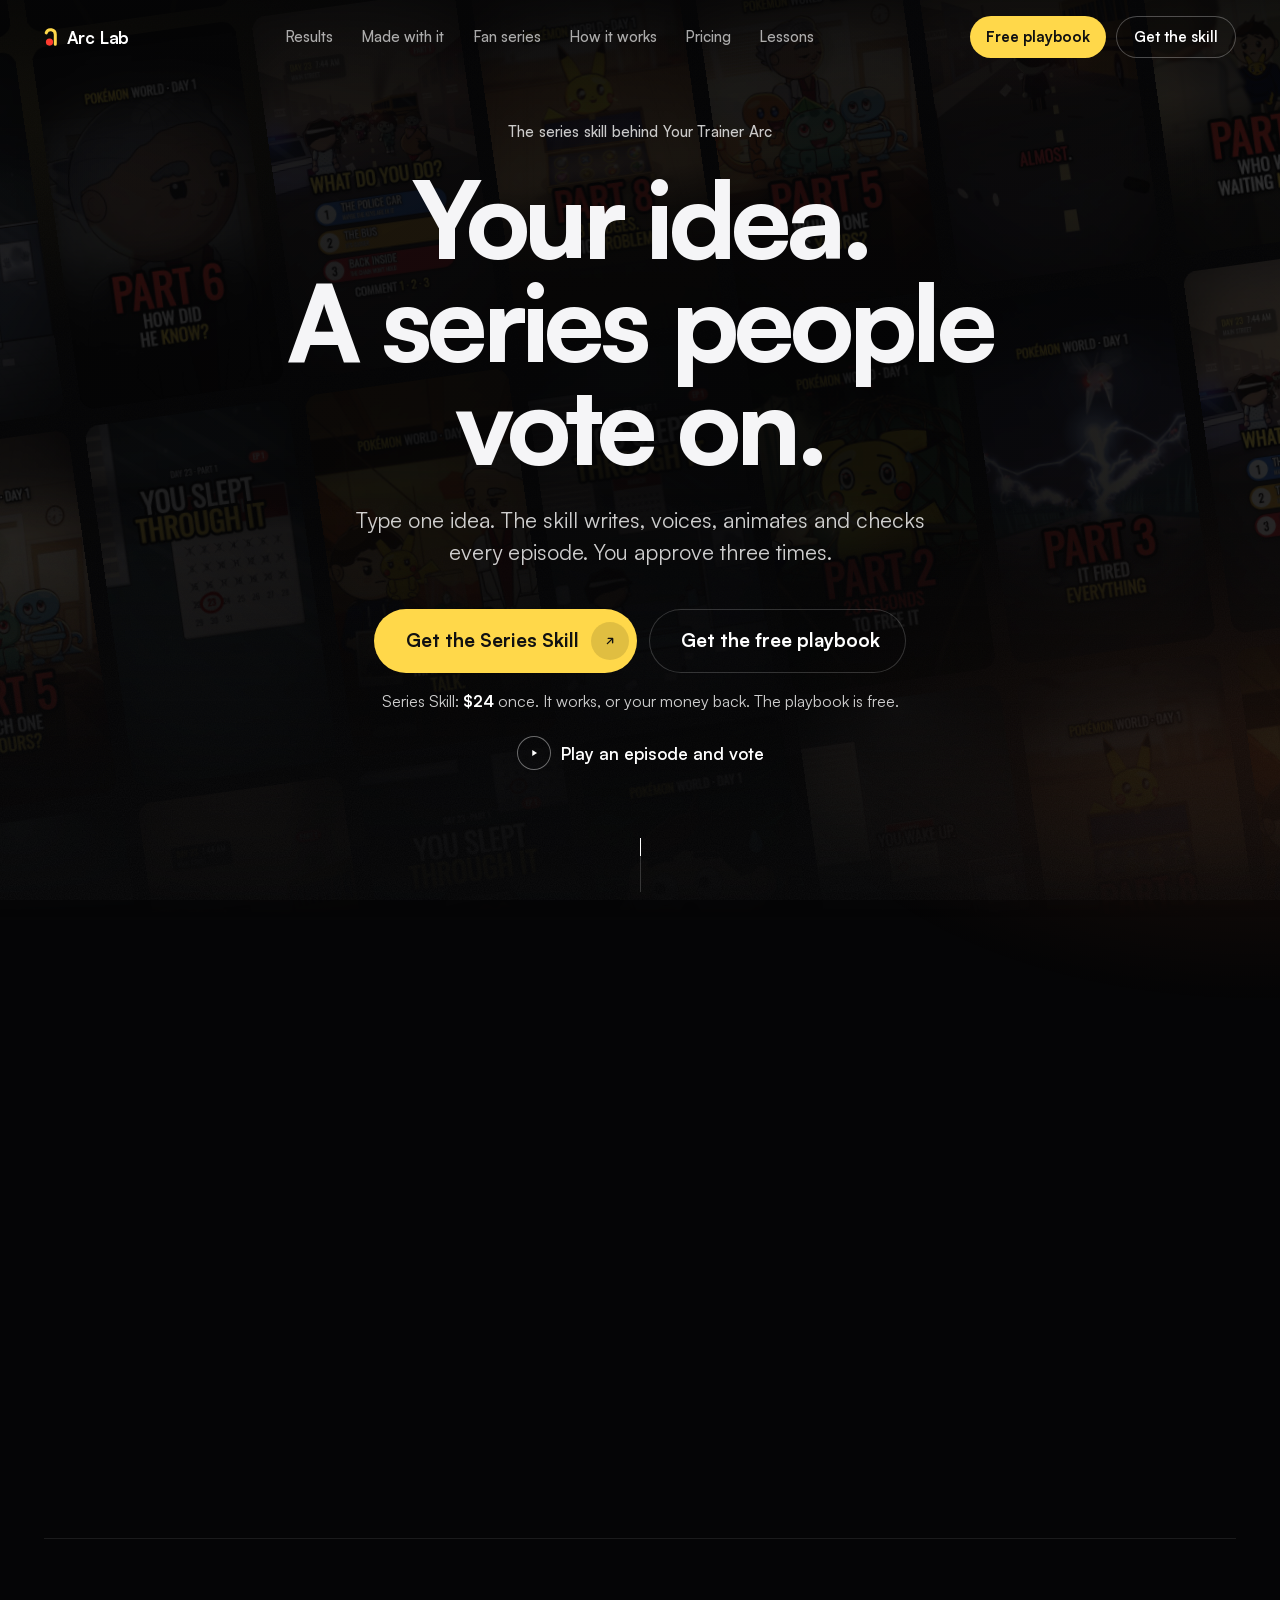
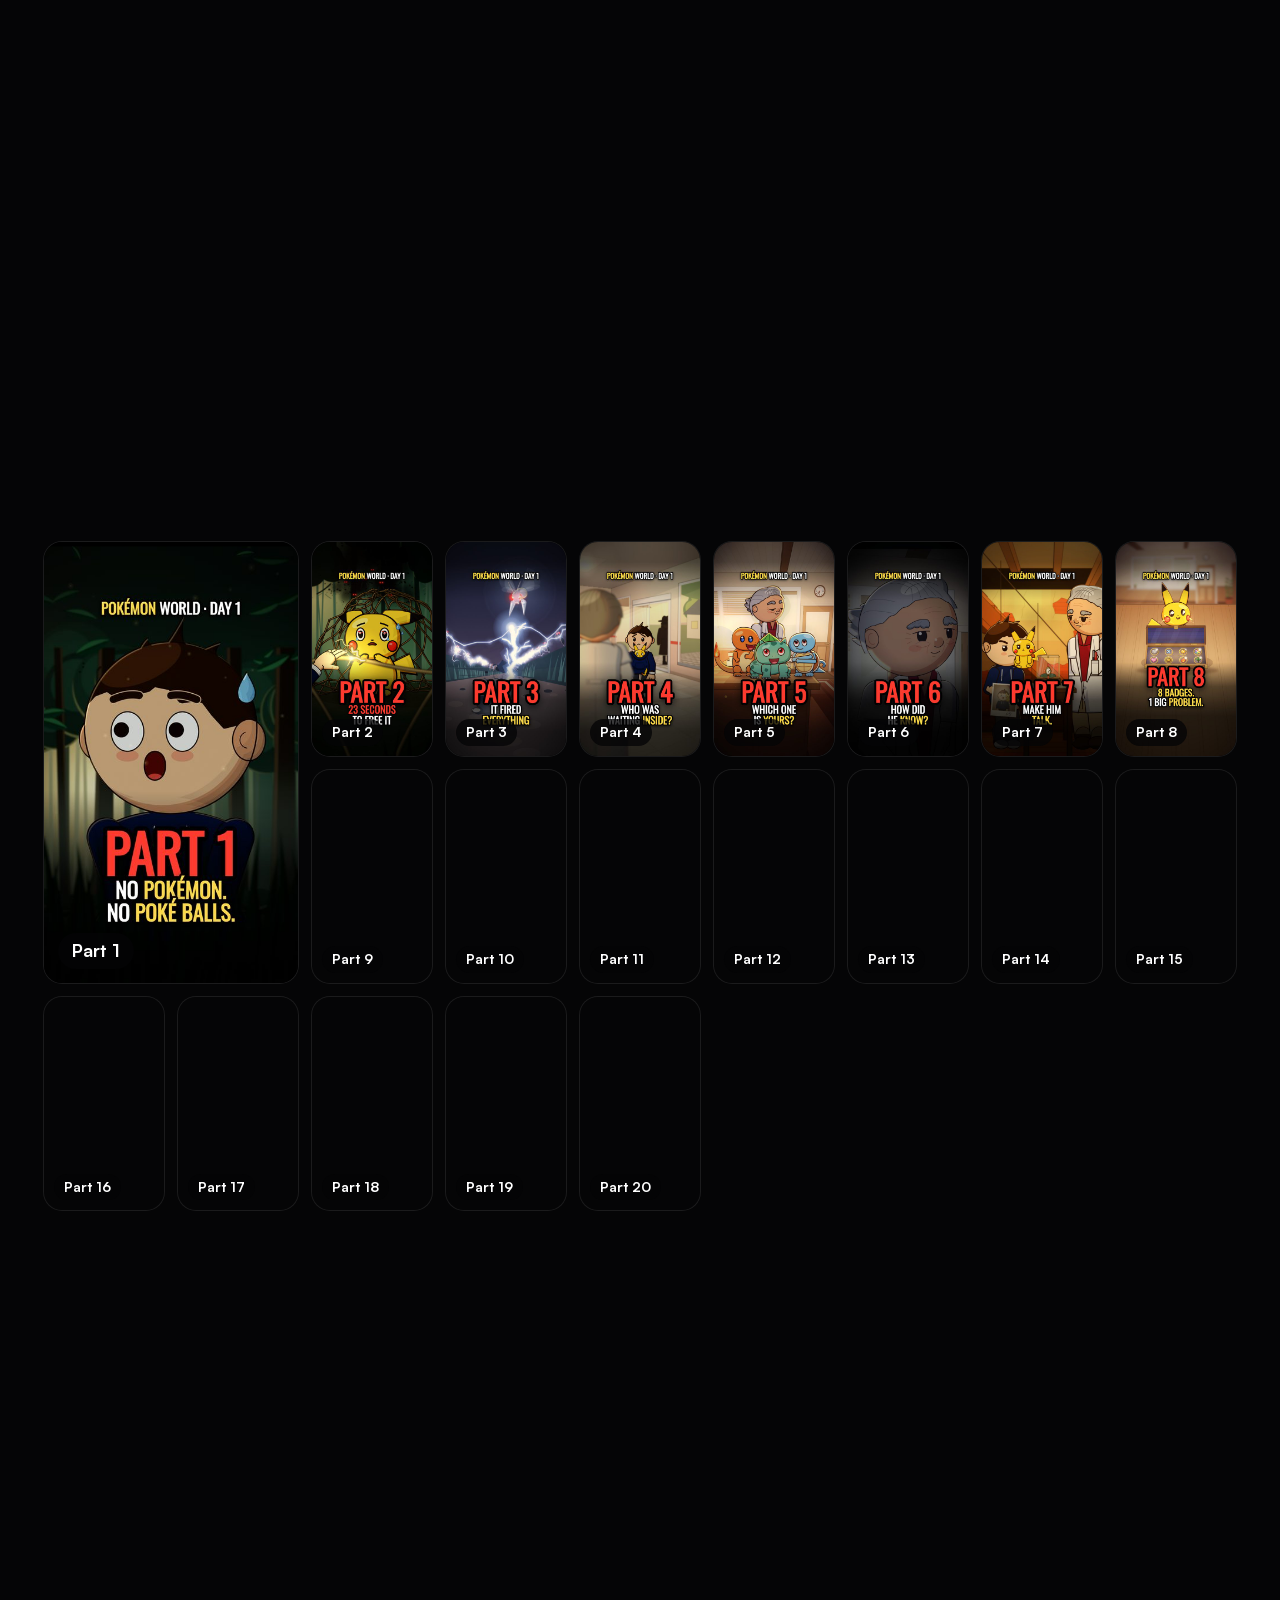
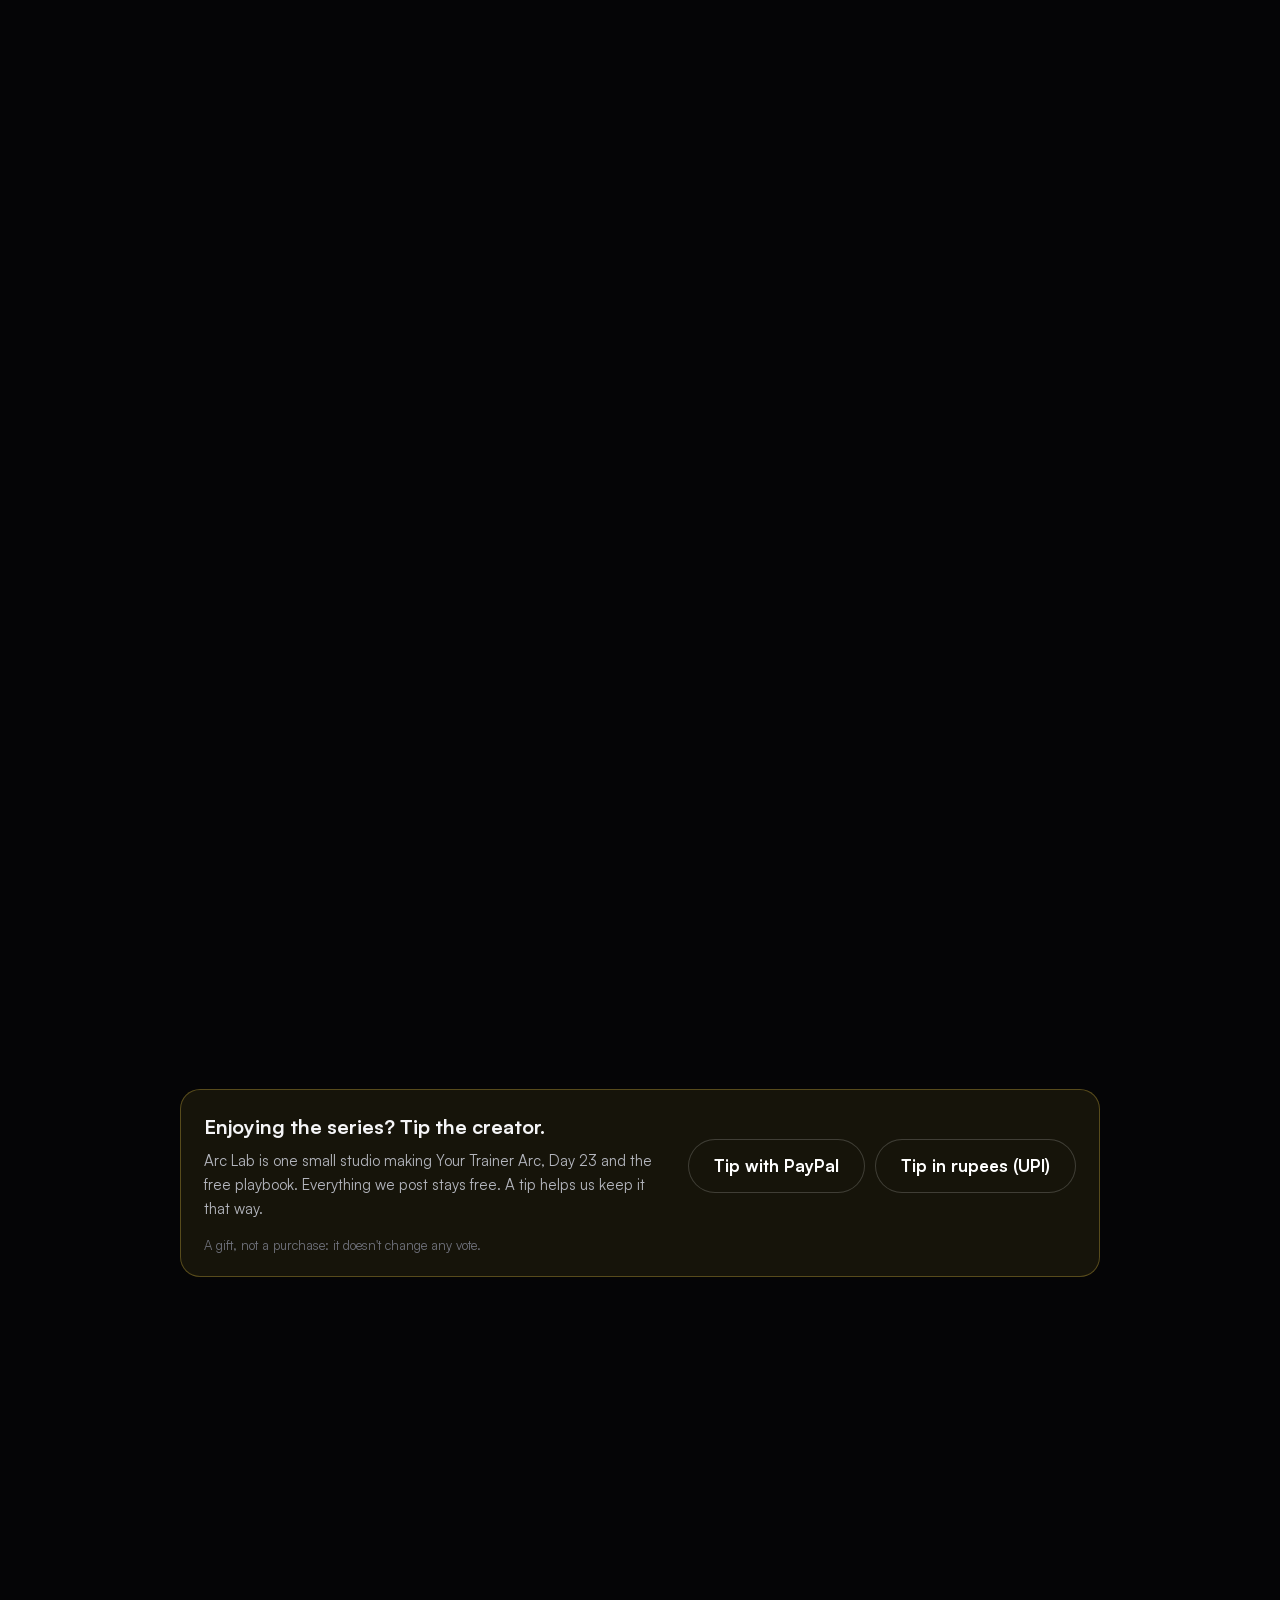
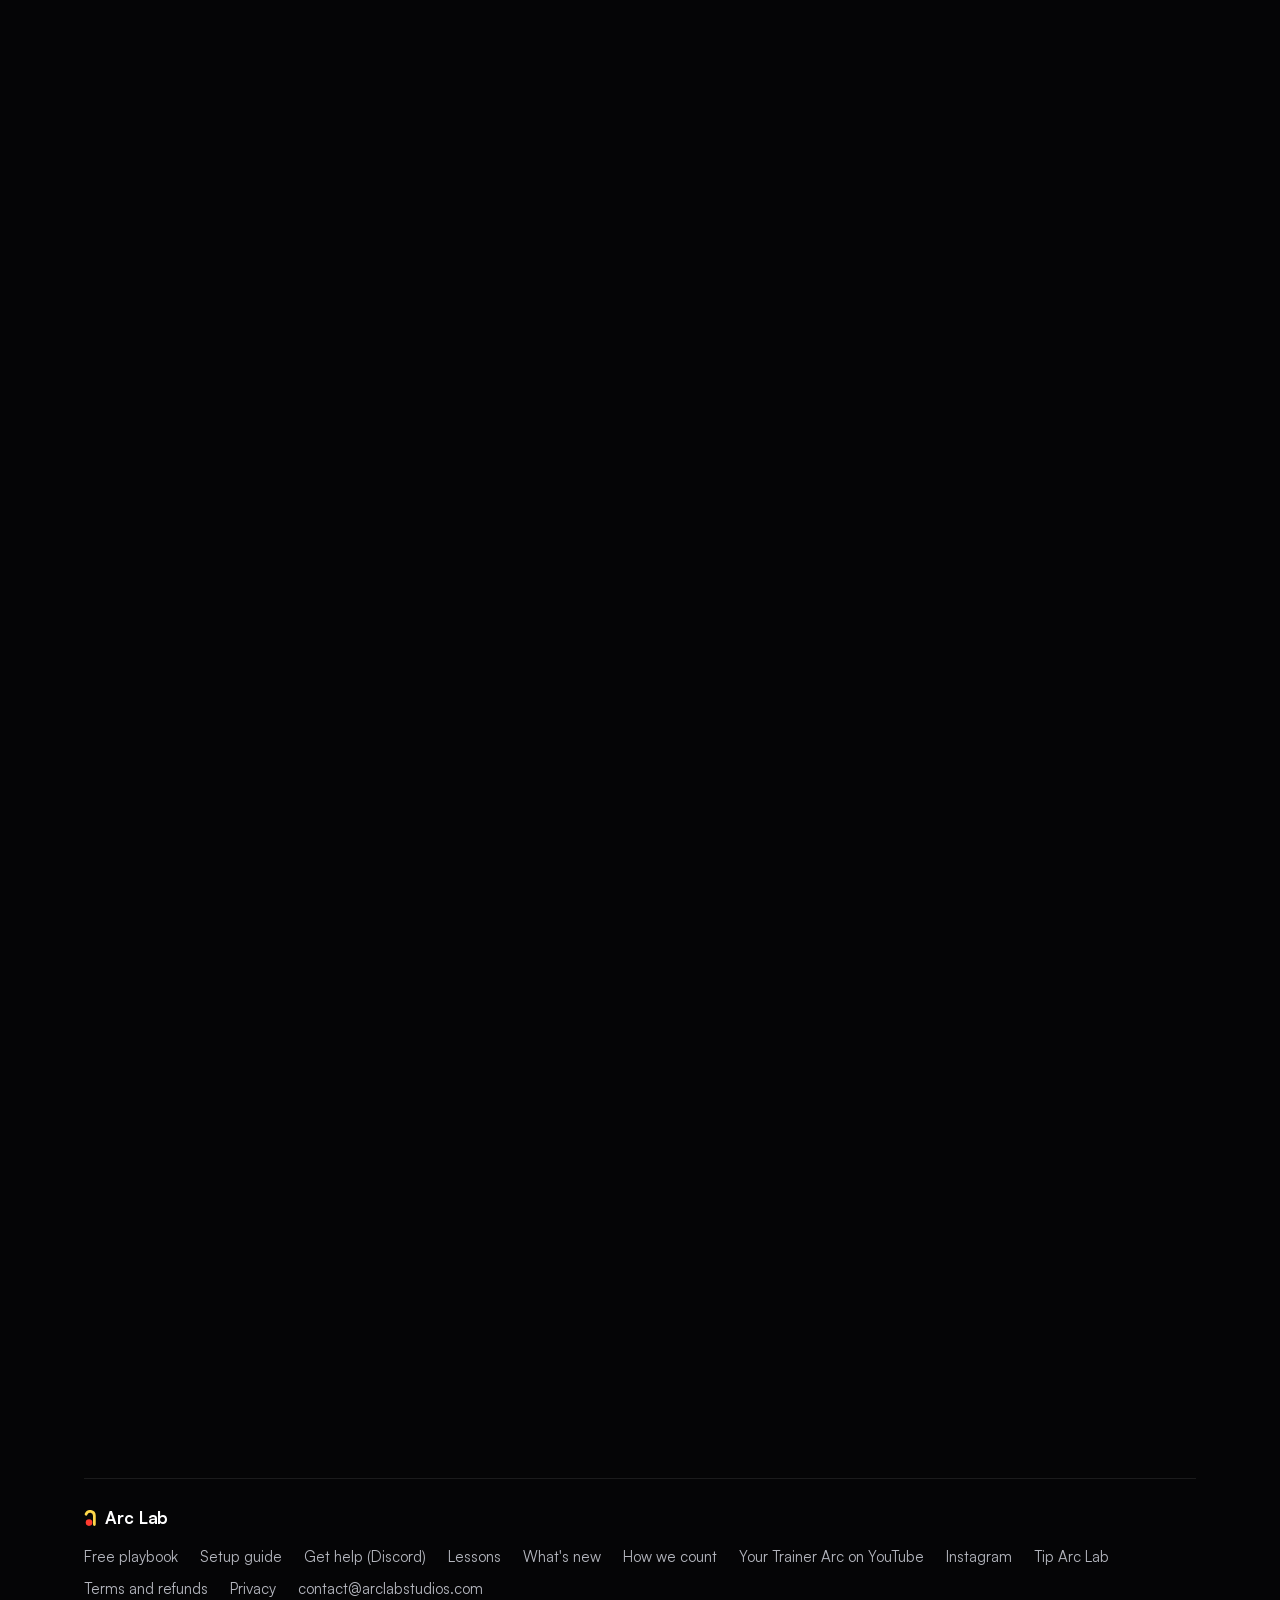
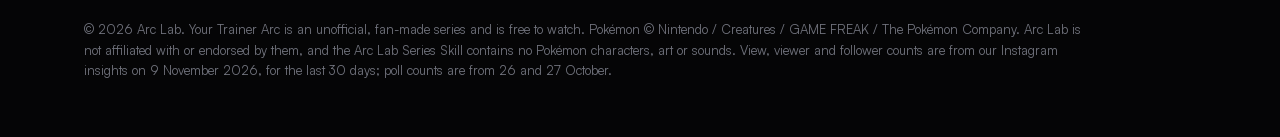
<file: index.html>
<!doctype html>
<html lang="en">
<head>
<meta charset="utf-8">
<meta name="viewport" content="width=device-width, initial-scale=1, viewport-fit=cover">
<meta http-equiv="Content-Security-Policy" content="default-src 'none'; script-src 'self' https://cloud.umami.is; style-src 'self'; img-src 'self' data:; media-src 'self'; font-src 'self'; connect-src https://raw.githubusercontent.com https://docs.google.com https://*.googleusercontent.com https://gateway.umami.is https://app.kit.com; base-uri 'none'; form-action 'none'">
<title>Arc Lab: the series skill behind Your Trainer Arc</title>
<meta name="description" content="A code toolkit for voted, animated story series: our code draws every frame. The method behind Your Trainer Arc, whose Instagram account got 4M views in 20 days. $24 once, works-or-refund guarantee, free playbook.">
<link rel="canonical" href="https://arclabstudios.com/">
<meta property="og:type" content="website">
<meta property="og:site_name" content="Arc Lab">
<meta property="og:title" content="Arc Lab: the series skill behind Your Trainer Arc">
<meta property="og:description" content="A code toolkit for voted, animated story series: our code draws every frame. The method behind Your Trainer Arc, whose Instagram account got 4M views in 20 days. $24 once, works-or-refund guarantee, free playbook.">
<meta property="og:url" content="https://arclabstudios.com/">
<meta property="og:image" content="https://arclabstudios.com/assets/og.png">
<meta property="og:image:width" content="1200">
<meta property="og:image:height" content="630">
<meta property="og:image:alt" content="Arc Lab. Your idea. A series people vote on.">
<meta name="twitter:card" content="summary_large_image">
<meta name="theme-color" content="#050506">
<meta name="referrer" content="no-referrer">
<link rel="icon" href="favicon.ico" sizes="32x32">
<link rel="icon" href="assets/favicon.svg?v=2" type="image/svg+xml">
<link rel="apple-touch-icon" href="assets/apple-touch-icon.png">
<link rel="preload" href="assets/fonts/Satoshi-Variable.woff2" as="font" type="font/woff2" crossorigin>
<link rel="stylesheet" href="assets/site.css?v=28">
<script defer src="assets/links.js?v=1"></script>
<script defer src="assets/site.js?v=20"></script>
<script defer src="assets/wall.js?v=1"></script>
<script type="application/ld+json">{"@context":"https://schema.org","@graph":[{"@type":"Organization","@id":"https://arclabstudios.com/#org","name":"Arc Lab","url":"https://arclabstudios.com/","email":"contact@arclabstudios.com","logo":"https://arclabstudios.com/assets/apple-touch-icon.png"},{"@type":"Product","name":"Arc Lab Series Skill","description":"A Claude Code skill that writes, voices and animates a short series from one idea, drawn in code, with an audience vote at the end of every episode.","brand":{"@id":"https://arclabstudios.com/#org"},"offers":{"@type":"Offer","price":"24.00","priceCurrency":"USD","availability":"https://schema.org/InStock","url":"https://arclabstudios.com/#pricing","seller":{"@id":"https://arclabstudios.com/#org"}}}]}</script>
</head>
<body>
<a class="skip" href="#main">Skip to the page</a>

<header class="bar">
  <a class="mark" href="./" aria-label="Arc Lab, home">
    <svg viewBox="14 0 36 64" width="13.5" height="24" aria-hidden="true"><g transform="translate(-0.875 -1.75)"><path d="M45 53 V27 A12.5 12.5 0 0 0 20.75 22.72" fill="none" stroke="currentColor" stroke-width="8" stroke-linecap="round"/><circle cx="29.5" cy="47.2" r="9.6" class="mark-dot"/></g></svg>
    Arc Lab
  </a>
  <nav class="bar-nav" aria-label="On this page">
    <a href="#proof">Results</a>
    <a href="#made">Made with it</a>
    <a href="#watch">Fan series</a>
    <a href="#how">How it works</a>
    <a href="#pricing">Pricing</a>
    <a href="#lessons">Lessons</a>
  </nav>
  <div class="bar-acts"><a class="bar-free" href="#join" data-join data-place="bar">Free playbook</a><a class="bar-cta" href="#pricing" data-show="public" hidden>Get the skill</a></div>
</header>

<main id="main">
  <!-- 1. the opening: one full-screen shot, one line -->
  <section class="open" aria-labelledby="open-h">
    <div class="open-back" aria-hidden="true"><div class="open-wall"></div></div>
    <div class="open-in">
      <p class="kicker">The series skill behind Your Trainer Arc</p>
      <h1 id="open-h"><span class="hl"><span>Your idea.</span></span> <span class="hl"><span>A series people vote on.</span></span></h1>
      <p class="open-sub">Type one idea. The skill writes, voices, animates and checks every episode. You approve three times.</p>
      <p class="open-perk dm-perk" data-dm-playbook hidden><a href="#join" data-join data-place="dm-banner">Here for the free playbook? Get it here</a></p>
      <div class="hero-buy" data-show="public" hidden>
        <div class="hero-btns"><a class="pill pill-xl" href="#pricing" data-buy="public" data-place="hero">Get the Series Skill<span class="pill-ic" aria-hidden="true"><svg viewBox="0 0 16 16" width="14" height="14"><path d="M5 11 11 5M6 5h5v5" fill="none" stroke="currentColor" stroke-width="1.6" stroke-linecap="round" stroke-linejoin="round"/></svg></span></a><a class="pill pill-xl pill-line" href="#join" data-join data-place="hero-free">Get the free playbook</a></div>
        <p class="hb-note">Series Skill: <b>$24</b> once. It works, or your money back. The playbook is free.</p>
      </div>
      <a class="link-play hero-vote" href="#made">Play an episode and vote</a>
    </div>
    <a class="cue" href="#proof" aria-label="Scroll to the numbers"><span></span></a>
  </section>

  <!-- 2. the proof, said once -->
  <section class="proof" id="proof" aria-labelledby="proof-h">
    <h2 id="proof-h" class="statement rv"><span>4 million views.</span> <span class="dim">20 days.</span></h2>
    <p class="proof-note rv">On Your Trainer Arc's Instagram, 20 October to 8 November. 81% of the views came from people who didn't follow us yet.</p>

    <div class="proof-block">
      <h3 class="receipts-h rv">What the views turned into.</h3>
      <ol class="path" aria-label="What the views turned into, step by step">
        <li class="rv"><small>Watched</small><b>939,264</b><span>different people</span></li>
        <li class="rv"><small>Followed</small><b>24,944</b><span>followers, up from 690 on 1&nbsp;October</span></li>
        <li class="rv"><small>Messaged</small><b>25,000+</b><span>automatic DMs sent since 2&nbsp;November</span></li>
      </ol>
      <p class="proof-note rv">Our numbers, not a promise of yours.</p>
      <div class="path-cta rv">
        <a class="pill" href="#pricing" data-buy="public" data-place="proof" data-show="public" hidden>Start your own series<span class="pill-ic" aria-hidden="true"><svg viewBox="0 0 16 16" width="14" height="14"><path d="M5 11 11 5M6 5h5v5" fill="none" stroke="currentColor" stroke-width="1.6" stroke-linecap="round" stroke-linejoin="round"/></svg></span></a><a class="pill pill-line" href="how-we-count.html">See the screenshots</a>
      </div>
    </div>
  </section>

  <!-- 3c. what the skill itself made: Day 23, episode 1, playable up to its real vote -->
  <section class="made" id="made" aria-labelledby="made-h">
    <h2 id="made-h" class="statement-sm rv">This one the skill made.</h2>
    <p class="lead rv">Day 23 is our own series, made with the Series Skill from one idea. Play episode 1, then vote.</p>
    <div class="vd made-vd rv" data-voters="">
      <figure class="made-shot">
        <div class="device-frame"><div class="device-screen">
          <video src="assets/d23/ep1.mp4" poster="assets/d23/ep1_poster.jpg" playsinline preload="none" controls aria-label="Day 23, episode 1, with sound"></video>
        </div></div>
        <figcaption>Day 23, episode 1. 38 seconds, sound on.</figcaption>
      </figure>
      <div class="vd-panel">
        <p class="vd-tag">Episode 1 ends here</p>
        <p class="vd-scene">On Main Street, one of the dead turns, then all of them. The dog is waiting. What do you do?</p>
        <div class="vd-opts" role="group" aria-label="Your vote">
          <button type="button" class="vd-opt" data-pct="67" aria-pressed="false"><i class="vd-fill"></i><span class="vd-n">1</span><span class="vd-l">The police car</span><span class="vd-p">67%</span></button>
          <button type="button" class="vd-opt" data-pct="17" aria-pressed="false"><i class="vd-fill"></i><span class="vd-n">2</span><span class="vd-l">The bus</span><span class="vd-p">17%</span></button>
          <button type="button" class="vd-opt" data-pct="17" aria-pressed="false"><i class="vd-fill"></i><span class="vd-n">3</span><span class="vd-l">Back inside</span><span class="vd-p">17%</span></button>
        </div>
        <p class="vd-verdict" aria-live="polite"></p>
        <div class="vd-next vd-next-text" hidden>
          <div>
            <p class="vd-tag">So episode 2 was written from the vote</p>
            <p class="vd-title">You run for the police car.</p>
            <p class="vd-meta">Every Day 23 episode since starts from the last one's vote.</p>
          </div>
          <a class="pill" href="try.html">Try it with your idea<span class="pill-ic" aria-hidden="true"><svg viewBox="0 0 16 16" width="14" height="14"><path d="M5 11 11 5M6 5h5v5" fill="none" stroke="currentColor" stroke-width="1.6" stroke-linecap="round" stroke-linejoin="round"/></svg></span></a>
        </div>
      </div>
    </div>
    <div class="d23-shelf">
      <h3 class="receipts-h rv">Six episodes so far. All of them made with the skill.</h3>
      <ol class="reel-row d23-row rv" aria-label="Day 23 episodes 1 to 6">
        <li><a href="https://www.instagram.com/day23.series/reels/"><img src="assets/d23/cover_a.jpg" width="432" height="768" loading="lazy" alt="Day 23 episode 1 cover: You slept through it."><span><b>Episode 1</b></span></a></li>
        <li><a href="https://www.instagram.com/day23.series/reels/"><img src="assets/d23/cover_ep2.jpg" width="432" height="768" loading="lazy" alt="Day 23 episode 2 cover: The keys aren't in it."><span><b>Episode 2</b></span></a></li>
        <li><a href="https://www.instagram.com/day23.series/reels/"><img src="assets/d23/cover_ep3.jpg" width="432" height="768" loading="lazy" alt="Day 23 part 3 cover: The whole town heard you."><span><b>Episode 3</b></span></a></li>
        <li><a href="https://www.instagram.com/day23.series/reels/"><img src="assets/d23/cover_ep4.jpg" width="432" height="768" loading="lazy" alt="Day 23 part 4 cover: Don't make a sound."><span><b>Episode 4</b></span></a></li>
        <li><a href="https://www.instagram.com/day23.series/reels/"><img src="assets/d23/cover_ep5.jpg" width="432" height="768" loading="lazy" alt="Day 23 part 5 cover: Who's at the door?"><span><b>Episode 5</b></span></a></li>
        <li><a href="https://www.instagram.com/day23.series/reels/"><img src="assets/d23/cover_ep6.jpg" width="432" height="768" loading="lazy" alt="Day 23 part 6 cover: The bridge is full of them."><span><b>Episode 6</b></span></a></li>
      </ol>
    </div>
  </section>

  <!-- 5c. series that buyers made with the skill (shown with their OK) -->
  <section class="byyou-sec" id="made-by-you" aria-labelledby="byyou-h">
    <h2 id="byyou-h" class="statement-sm rv">Made by you.</h2>
    <p class="lead rv">Three Instagram pages that started their own series with the skill.</p>
    <ul class="byyou rv">
      <li>
        <a href="https://www.instagram.com/ladiesnightsglist/reel/DfU2ZbOPPEE/">
          <img src="assets/madeby/ladiesnight.jpg" width="300" height="533" loading="lazy" alt="A cartoon rooftop bar at night, from the Ladies Night series, episode 1">
          <span class="by-who">@ladiesnightsglist</span>
          <span class="by-what">A nightlife page in Singapore. Episode 1: a drink, no name. Who sent it?</span>
          <span class="by-views"><b>1,991</b> views on episode 1</span>
        </a>
      </li>
      <li>
        <a href="https://www.instagram.com/scrapandrollmma/reel/DfSuLPlSQUu/">
          <img src="assets/madeby/scrapandroll.jpg" width="300" height="533" loading="lazy" alt="A cartoon fighter kneeling in the cage after losing, captioned You lose">
          <span class="by-who">@scrapandrollmma</span>
          <span class="by-what">An MMA news page. A fighter's story: 30 days to make it, then one shot at the league.</span>
          <span class="by-views"><b>4,649</b> views on two episodes</span>
        </a>
      </li>
      <li>
        <a href="https://www.instagram.com/onewayout.daily/reel/DfR6Aljs0lb/">
          <img src="assets/madeby/onewayout.jpg" width="300" height="533" loading="lazy" alt="A cartoon prison guard with a lantern on a wooden lookout at night, from One Way Out">
          <span class="by-who">@onewayout.daily</span>
          <span class="by-what">A brand-new escape-riddle page. A new death-trap every day.</span>
          <span class="by-views"><b>3,238</b> views on three episodes</span>
        </a>
      </li>
    </ul>
    <p class="fine rv">Shown with each creator\'s OK.</p>
  </section>

  <!-- 5b. plain Claude vs the skill: a real test, 5 Nov -->
  <section class="cmp-sec" id="compare" aria-labelledby="cmp-h">
    <h2 id="cmp-h" class="statement-sm rv">Plain Claude makes a clip. The skill makes a series.</h2>
    <p class="lead rv">We gave plain Claude Code the same scene, with no skill.</p>


    <div class="cmp rv">
      <h3 class="cmp-h">The opening of Day 23, episode 6</h3>
      <div class="cmp-pair">
        <figure class="cmp-side">
          <p class="cmp-who">Plain Claude Code</p>
          <div class="cmp-screen"><video src="assets/compare/plain_day23.mp4" poster="assets/compare/plain_day23.jpg" playsinline preload="none" controls aria-label="Plain Claude Code's Day 23 opening, with sound"></video></div>
          <figcaption><b>A 15-second clip</b>, made in 12 minutes. It looks good.</figcaption>
          <ul class="cmp-list cmp-no">
            <li>No voice at all</li>
            <li>Characters only ever seen from the side</li>
            <li>One long shot, no cuts</li>
            <li>New characters, not the ones from episodes 1 to 5</li>
          </ul>
        </figure>
        <figure class="cmp-side cmp-ours">
          <p class="cmp-who">With the Series Skill</p>
          <div class="cmp-screen"><video src="assets/compare/skill_day23.mp4" poster="assets/compare/skill_day23.jpg" playsinline preload="none" controls aria-label="The opening of Day 23 episode 6, with sound"></video></div>
          <figcaption><b>Episode 6 of Day 23</b>, a 3-minute episode.</figcaption>
          <ul class="cmp-list cmp-yes">
            <li>Narrated, with voiced characters</li>
            <li>The same characters and places as episodes 1 to 5</li>
            <li>Shots that cut and move with the story</li>
            <li>Opens on episode 5's vote and ends on a new one</li>
          </ul>
        </figure>
      </div>
    </div>

    <details class="cmp-how rv">
      <summary>How we ran the test</summary>
      <p>On 5 November 2026 we asked plain Claude Code (the same model, Claude Opus) for the scene in an empty folder, with no skill and no voice service, and allowed it an hour. It finished on its own in 12 minutes. It could still read our computer's own short notes, so it had a little more help than a fresh install would. The plain video is shown whole. Ours is a 15-second cut from the posted episode.</p>
      <p>What we typed for Day 23: <q>The first 15 seconds of an episode of my zombie survival series Day 23. A boy, a girl and their dog push off from a wooden creek house in a small rowboat at dawn while zombies stumble out of the house behind them. Open with a hook card, show a DAY 23 &middot; 8:08 AM corner label and last episode's vote result, add captions. Make it look good enough to post.</q></p>
    </details>
  </section>

  <!-- 3. the work itself -->
  <section class="watch" id="watch" aria-labelledby="watch-h">
    <div class="watch-head">
      <h2 id="watch-h" class="statement-sm rv">Where it started: our fan series.</h2>
      <p class="lead rv">Your Trainer Arc is free to watch. Every part ends on a cliffhanger and a vote, and the comments decide what happens next.</p>
    </div>
    <figure class="device rv">
      <div class="device-frame"><div class="device-screen">
        <video id="reel" src="assets/yta/montage.mp4" poster="assets/yta/montage_poster.jpg" muted loop playsinline preload="metadata" controls aria-label="Highlights from Parts 1 to 6 of Your Trainer Arc, without sound"></video>
      </div></div>
      <figcaption>Parts 1 to 6, in 18 seconds.</figcaption>
    </figure>
    <ol class="reel-row" aria-label="Parts 1 to 20 of Your Trainer Arc">
      <li><a href="https://youtube.com/shorts/gtaL6tqougE"><img src="assets/yta/cover_p1.jpg" width="432" height="768" loading="lazy" alt="Part 1 cover: No Pokémon. No Poké Balls."><span><b>Part 1</b></span></a></li>
      <li><a href="https://youtube.com/shorts/ZtN7Vpp41gI"><img src="assets/yta/cover_p2.jpg" width="432" height="768" loading="lazy" alt="Part 2 cover: 23 seconds to free it."><span><b>Part 2</b></span></a></li>
      <li><a href="https://youtube.com/shorts/cP_c-swfRIc"><img src="assets/yta/cover_p3.jpg" width="432" height="768" loading="lazy" alt="Part 3 cover: It fired everything."><span><b>Part 3</b></span></a></li>
      <li><a href="https://youtube.com/shorts/3qeuwRZTZ5U"><img src="assets/yta/cover_p4.jpg" width="432" height="768" loading="lazy" alt="Part 4 cover: Who was waiting inside?"><span><b>Part 4</b></span></a></li>
      <li><a href="https://youtube.com/shorts/NoYyJjhd0Z4"><img src="assets/yta/cover_p5.jpg" width="432" height="768" loading="lazy" alt="Part 5 cover: Which one is yours?"><span><b>Part 5</b></span></a></li>
      <li><a href="https://youtube.com/shorts/NE2itZXlHsI"><img src="assets/yta/cover_p6.jpg" width="432" height="768" loading="lazy" alt="Part 6 cover: How did he know?"><span><b>Part 6</b></span></a></li>
      <li><a href="https://youtube.com/shorts/clw81dJMsaw"><img src="assets/yta/cover_p7.jpg" width="432" height="768" loading="lazy" alt="Part 7 cover: Make him talk."><span><b>Part 7</b></span></a></li>
      <li><a href="https://youtube.com/shorts/qzHevKpGcFw"><img src="assets/yta/cover_p8.jpg" width="432" height="768" loading="lazy" alt="Part 8 cover: 8 badges. 1 big problem."><span><b>Part 8</b></span></a></li>
      <li><a href="https://youtube.com/shorts/DCs7PqcAOAY"><img src="assets/yta/cover_p9.jpg" width="432" height="768" loading="lazy" alt="Part 9 cover: First catch. It fought back."><span><b>Part 9</b></span></a></li>
      <li><a href="https://youtube.com/shorts/oTN2Ooqzg9s"><img src="assets/yta/cover_p10.jpg" width="432" height="768" loading="lazy" alt="Part 10 cover: Poisoned. Still won."><span><b>Part 10</b></span></a></li>
      <li><a href="https://youtube.com/shorts/DHh36ngw2Dc"><img src="assets/yta/cover_p11.jpg" width="432" height="768" loading="lazy" alt="Part 11 cover: Three balls. Zero caught."><span><b>Part 11</b></span></a></li>
      <li><a href="https://youtube.com/shorts/ZDFiPE47QLM"><img src="assets/yta/cover_p12.jpg" width="432" height="768" loading="lazy" alt="Part 12 cover: It never sleeps."><span><b>Part 12</b></span></a></li>
      <li><a href="https://youtube.com/shorts/OBD03anaiNA"><img src="assets/yta/cover_p13.jpg" width="432" height="768" loading="lazy" alt="Part 13 cover: The bigger they are..."><span><b>Part 13</b></span></a></li>
      <li><a href="https://youtube.com/shorts/Dx58-thsl2c"><img src="assets/yta/cover_p14.jpg" width="432" height="768" loading="lazy" alt="Part 14 cover: Level ten. Then him."><span><b>Part 14</b></span></a></li>
      <li><a href="https://youtube.com/shorts/TcntIXxnTV0"><img src="assets/yta/cover_p15.jpg" width="432" height="768" loading="lazy" alt="Part 15 cover: He took off his hat."><span><b>Part 15</b></span></a></li>
      <li><a href="https://youtube.com/shorts/fd8ElpAAWdA"><img src="assets/yta/cover_p16.jpg" width="432" height="768" loading="lazy" alt="Part 16 cover: Something is burning."><span><b>Part 16</b></span></a></li>
      <li><a href="https://youtube.com/shorts/BGiayYBDGrs"><img src="assets/yta/cover_p17.jpg" width="432" height="768" loading="lazy" alt="Part 17 cover: The net at the foot of Mt. Moon, burning."><span><b>Part 17</b></span></a></li>
      <li><a href="https://youtube.com/shorts/_m5h_NqDs70"><img src="assets/yta/cover_p18.jpg" width="432" height="768" loading="lazy" alt="Part 18 cover: It's evolving."><span><b>Part 18</b></span></a></li>
      <li><a href="https://youtube.com/shorts/k7-w1EXDE4A"><img src="assets/yta/cover_p19.jpg" width="432" height="768" loading="lazy" alt="Part 19 cover: Into the dark."><span><b>Part 19</b></span></a></li>
      <li><a href="https://youtube.com/shorts/t1FBPWBT-9c"><img src="assets/yta/cover_p20.jpg" width="432" height="768" loading="lazy" alt="Part 20 cover: The moon crater inside Mt. Moon."><span><b>Part 20</b></span></a></li>
    </ol>
    <p class="fine rv reel-note">Tap a cover to watch it on YouTube.</p>
  </section>

  <!-- 4. the product: the skill running -->

  <section class="run" id="how" aria-labelledby="run-h">
    <h2 id="run-h" class="statement-sm rv">One idea in. A finished episode out.</h2>
    <p class="lead rv">The skill runs every step. It stops three times for your OK.</p>
    <figure class="term rv" id="term">
      <div class="term-bar"><i></i><i></i><i></i><span>arc-lab-series</span></div>
      <div class="term-body" aria-hidden="true">
        <p class="t-cmd"><span class="t-p">&gt;</span> <span class="t-typed">You wake up 23 days after the world ended. A stray dog knows the way out. Viewers vote every episode.</span></p>
        <p class="t-ln" data-n="0"><span class="t-ok">✓</span> Series bible <em>4 rules of the world, 4 mysteries, 4 planted clues</em></p>
        <p class="t-ln t-you" data-n="1"><span class="t-ok">✓</span> Episode 1 script <em>38 seconds, a cliffhanger and a three-way vote</em> <b>approved by you</b></p>
        <p class="t-ln" data-n="2"><span class="t-ok">✓</span> Voices <em>the narrator, every word checked against the script</em></p>
        <p class="t-ln t-you" data-n="3"><span class="t-ok">✓</span> The look <em>the patient, the dog and the dead, drawn in code</em> <b>approved by you</b></p>
        <p class="t-ln" data-n="4"><span class="t-ok">✓</span> Build <em>every shot, split across parallel agents</em></p>
        <p class="t-ln" data-n="5"><span class="t-ok">✓</span> Sound <em>effects and ambience, mixed for Shorts and Reels</em></p>
        <p class="t-ln t-you" data-n="6"><span class="t-ok">✓</span> Frame check <em>every frame reviewed, 7 fixes, then the full render</em> <b>approved by you</b></p>
        <p class="t-ln t-done" data-n="7"><span class="t-ok">▶</span> Episode 1 ready <em>video, 3 cover options, captions and the pinned vote comment</em></p>
      </div>
      <p class="sr">A run of the skill: you type an idea, then the skill builds the series bible, the script (you approve), the voices, the look (you approve), the shots, the sound and a frame check (you approve), and hands you a finished episode with its posting pack.</p>
      <figcaption>An illustration of one run. The next episode is written from your audience's votes.</figcaption>
    </figure>
    <p class="try-link rv"><a class="pill pill-line" href="try.html">Try it with your own idea</a></p>
  </section>


  <!-- what it really takes: time, cost, what you need (audit fix) -->
  <section class="honest" id="need" aria-labelledby="need-h">
    <h2 id="need-h" class="statement-sm rv">What it really takes.</h2>
    <p class="lead rv">Everything it needs from you, before you buy.</p>
    <dl class="honest-grid rv">
      <div><dt>A computer</dt><dd>Windows 10/11 or macOS 13+, about 2 GB free. No graphics card needed.</dd></div>
      <div><dt>Claude</dt><dd>Claude Code with a paid Claude plan (Pro or Max) or an API key. With a key, usage adds up, so set a spending limit.</dd></div>
      <div><dt>Voices</dt><dd>Nothing extra: a free voice runs on your computer (a one-time download of about 350 MB). Or use your own ElevenLabs account (paid if you publish commercially) or another voice service you have a key for.</dd></div>
      <div><dt>Your time</dt><dd>About 10 minutes to set up (<a href="start.html">guide</a>). Then a few hours of the skill working per episode, mostly without you. Your part: the idea and three approvals.</dd></div>
      <div><dt>No promised views</dt><dd>No one can honestly promise a hit. We show our real numbers instead.</dd></div>
      <div><dt>It isn't a Pokémon kit</dt><dd>Your Trainer Arc is our fan series. The skill ships with original characters only.</dd></div>
    </dl>
  </section>

  <!-- 7. pricing -->
  <section class="tiers-sec" id="pricing" aria-labelledby="tiers-h">
    <h2 id="tiers-h" class="statement-sm rv">Pricing.</h2>
    <p class="lead rv">Pay once, keep it, and get every v1 update free.</p>
    <div class="tiers">
      <article class="tier tier-main rv">
        <p class="tier-tag">Pay once</p>
        <h3>Series Skill</h3>
        <p class="tier-for">The skill and engine to make your own voted series.</p>
        <p class="price" data-show="public" hidden><b>$24</b><span>one-time</span></p>
        <ul><li>The skill and its engine: characters, sets, camera and captions drawn in code, plus an original score and a built-in sound library</li><li>An original character kit and the story templates</li><li>Two finished example episodes: Day 23 episode 1, and "Six-Twelve" from the Trainer Arc style pack</li><li>Setup and directing lessons</li><li>Every v1 update, and help on our Discord</li></ul>
        <a class="pill" href="#pricing" data-buy="public" data-place="pricing" data-show="public" hidden>Get the Series Skill<span class="pill-ic" aria-hidden="true"><svg viewBox="0 0 16 16" width="14" height="14"><path d="M5 11 11 5M6 5h5v5" fill="none" stroke="currentColor" stroke-width="1.6" stroke-linecap="round" stroke-linejoin="round"/></svg></span></a>
        <p class="not-ready" data-show="public" hidden>Not ready yet? <a href="#join" data-join data-place="not-ready">Get the free playbook by email</a> and decide later.</p>
      </article>
    </div>
    <p class="wall-strip" data-wall-strip hidden><span data-wall-names></span> are on our <a href="wall.html">founding wall</a>.</p>
    <ul class="trust rv" aria-label="How buying works">
      <li><svg viewBox="0 0 24 24" aria-hidden="true"><rect x="4.5" y="10.5" width="15" height="10" rx="2"/><path d="M8 10.5V8a4 4 0 0 1 8 0v2.5"/></svg><span><b>Secure checkout by Polar</b>Our shop handles the payment (card, or UPI in India), the receipt and any sales tax. We never see your card details.</span></li>
      <li data-show="public" hidden><svg viewBox="0 0 24 24" aria-hidden="true"><path d="M20 12a8 8 0 1 1-2.3-5.7M20 4v4.5h-4.5"/></svg><span><b>It works, or your money back</b>Can't get it running on a computer that meets <a href="#need">what you'll need</a>? Email us within 14 days. We'll fix it with you, or refund you in full.</span></li>
      <li><svg viewBox="0 0 24 24" aria-hidden="true"><path d="M12 3.5v11M7.5 10l4.5 4.5 4.5-4.5M4.5 19.5h15"/></svg><span><b>Instant access</b>The download, the private repo and Discord help arrive the moment you pay. <a href="start.html">See the setup guide</a>.</span></li>
    </ul>
    <p class="fine reviews-note rv">Local price at checkout, tax included: ₹999 in India, €22 in Europe. Questions? Email contact@arclabstudios.com or ask in our <a href="https://discord.gg/zkgKehuG62">Discord</a>.</p>
  </section>

  <!-- lessons: coming soon, no prices until they open -->
  <section class="lessons-sec" id="lessons" aria-labelledby="lessons-h">
    <h2 id="lessons-h" class="statement-sm rv">Learn how we make it.</h2>
    <p class="lead rv">Lessons from Arc Lab for anyone making content with Claude, with or without the Series Skill.</p>
    <div class="lessons rv">
      <article class="lesson-card">
        <p class="lesson-when">Coming soon</p>
        <h3>Starter course: Make content with Claude</h3>
        <p>Eight short lessons, from your first prompt to a series that grows: Claude basics, setting up Claude Code, finding an idea people come back for, scripting an episode that ends on a vote, characters and voices, making the episode, covers and posting, and growing it with votes and DMs.</p>
      </article>
      <article class="lesson-card">
        <p class="lesson-when">Opens 30 November</p>
        <h3>Arc Lab Weekly</h3>
        <p>A new lesson every week: how a real episode was made, start to finish; new Claude features and how to use them; and growth teardowns with our real numbers, including what didn't work.</p>
      </article>
    </div>
    <div class="lessons-cta rv"><a class="pill" href="#join" data-join data-place="lessons">Tell me when lessons open<span class="pill-ic" aria-hidden="true"><svg viewBox="0 0 16 16" width="14" height="14"><path d="M5 11 11 5M6 5h5v5" fill="none" stroke="currentColor" stroke-width="1.6" stroke-linecap="round" stroke-linejoin="round"/></svg></span></a><a class="pill pill-line" href="lessons.html#lesson-1">Read Lesson 1 free</a></div>
    <p class="fine rv">Free to join the list, and you get the Vote Loop Playbook today. <a href="lessons.html">See the full lesson plan</a>.</p>
  </section>

  <!-- 6. the offer: what joining gets you -->
  <section class="offer" id="join" aria-labelledby="join-h">
    <div class="offer-card rv">
      <h2 id="join-h">The free Vote Loop Playbook.</h2>
      <p class="offer-sub">How Your Trainer Arc got 11,786 votes in a day: the hook, the vote end card, the pinned comment and the posting rhythm. Type your email and it opens straight away; we email you a copy too.</p>
      <div class="founding" id="founding" hidden>
        <div class="fd-top"><p class="fd-h">Founding members: the first <b class="fd-cap"></b> on the list</p><p class="fd-left"></p></div>
        <div class="fd-bar" aria-hidden="true"><i></i></div>
        <p class="fd-perk"></p>
      </div>
      <div class="offer-form">
        <p class="live" data-live="offer" hidden></p>
        <div class="form-slot">
          <p class="form-wait"><a href="https://tally.so/r/Qoo5r1">Open the sign-up form</a></p>
        </div>
        <p class="fine">Just your email. No card, no payment. <a href="privacy.html">How we handle your data</a>.</p>
      </div>
    </div>
  </section>

  <!-- 3a. tip the creator (PayPal worldwide, Razorpay in India); never next to a buy button -->
  <section class="tip-strip" id="tip" aria-labelledby="tip-h">
    <div class="tip-in">
      <div class="tip-copy">
        <h2 id="tip-h">Enjoying the series? Tip the creator.</h2>
        <p>Arc Lab is one small studio making Your Trainer Arc, Day 23 and the free playbook. Everything we post stays free. A tip helps us keep it that way.</p>
      </div>
      <div class="tip-go">
        <a class="pill pill-line" href="https://paypal.me/arclabstudios" target="_blank" rel="noopener" data-umami-event="tip_paypal_home">Tip with PayPal</a>
        <a class="pill pill-line" href="https://razorpay.me/@jashmehtaarclab" target="_blank" rel="noopener" data-umami-event="tip_razorpay_home">Tip in rupees (UPI)</a>
      </div>
      <p class="tip-fine">A gift, not a purchase: it doesn't change any vote.</p>
    </div>
  </section>

  <!-- 9. questions -->
  <!-- 9. questions -->
  <section class="faq-sec" id="faq" aria-labelledby="faq-h">
    <h2 id="faq-h" class="statement-sm rv">Questions.</h2>
    <div class="faq rv">
      <details><summary>Do I need to know how to code?</summary><p>No. The skill writes and runs the code. You make the creative calls and approve three times per episode.</p></details>
      <details><summary>What do I need?</summary><p>A Windows or Mac computer, and Claude Code with a paid Claude plan or an API key. The voices can be free: one runs on your own computer. <a href="#need">What it really takes</a> has the details, and the <a href="start.html">setup guide</a> shows every step before you buy.</p></details>
      <details><summary>Can I use it without a paid Claude plan?</summary><p>Yes: instead of a paid Claude plan (Pro or Max), you can use a pay-as-you-go Claude API key. An episode takes a few hours of the skill working, so the usage adds up, and we haven't measured what one episode costs: set a spending limit in your API account and check your usage after your first episode. We only list setups we know work: for the Series Skill, other AI apps and free AI services aren't supported. No Claude Code at all? Start with the free playbook.</p></details>
      <details><summary>Do I need ElevenLabs?</summary><p>No. Since version 1.1 the skill comes with a free voice that runs on your own computer: no key, no cost, a one-time download of about 350 MB. You can still use ElevenLabs on your own key (a paid plan if you'll publish commercially), or another voice service you already pay for. Music and sound effects never need a voice service.</p></details>
      <details><summary>Is this AI video?</summary><p>No. Our rendering code draws every frame: characters, sets, camera and lighting. No AI model makes the pictures. The narration uses the free voice on your computer, or stock voices from your own ElevenLabs account, with no voice cloning.</p></details>
      <details><summary>How do I get it after paying?</summary><p>Straight away. Polar emails your receipt, and your order page has the download, an invite to the private GitHub repo and the Discord link for help. Then the <a href="start.html">setup guide</a> takes about 10 minutes.</p></details>
      <details><summary>How long does an episode take?</summary><p>Most of the time is the skill working: a few hours for a 30 to 40 second episode, mostly without you. Your part is the idea and three approvals.</p></details>
      <details><summary>Can I make money with what I make?</summary><p>Yes, the original episodes you make are yours. The skill itself can't be shared or resold.</p></details>
      <details><summary>What if it doesn't work for me?</summary><p>Email us within 14 days of buying. We'll help you get it running, and if we can't, you get a full refund. Bought at the 40% early-access price? Your 14-day refund still applies. <a href="terms.html#refunds">The details</a>.</p></details>
      <details><summary>Is there a local price where I live?</summary><p>Yes, in many places. Checkout picks it from where you are: for example ₹999 in India, R$79 in Brazil, €22 in Europe and £18 in the UK, tax included. Paying from India? You can pay by UPI or by card.</p></details>
      <details><summary>What will my card statement say?</summary><p>Polar, our shop, is the seller of record, so the charge may show Polar's name rather than Arc Lab.</p></details>
    </div>
  </section>

  <!-- 10. the close -->
  <section class="close" aria-labelledby="close-h">
    <h2 id="close-h" class="statement rv">Make yours.</h2>
    <a class="pill pill-xl rv" href="#pricing" data-buy="public" data-place="close" data-show="public" hidden>Get the Series Skill<span class="pill-ic" aria-hidden="true"><svg viewBox="0 0 16 16" width="14" height="14"><path d="M5 11 11 5M6 5h5v5" fill="none" stroke="currentColor" stroke-width="1.6" stroke-linecap="round" stroke-linejoin="round"/></svg></span></a>
    <p class="fine rv" data-show="public" hidden>$24, paid once. It works or your money back.</p>
  </section>
</main>

<footer class="foot">
  <div class="foot-row">
    <a class="mark" href="./" aria-label="Arc Lab, home">
      <svg viewBox="14 0 36 64" width="12.4" height="22" aria-hidden="true"><g transform="translate(-0.875 -1.75)"><path d="M45 53 V27 A12.5 12.5 0 0 0 20.75 22.72" fill="none" stroke="currentColor" stroke-width="8" stroke-linecap="round"/><circle cx="29.5" cy="47.2" r="9.6" class="mark-dot"/></g></svg>
      Arc Lab
    </a>
    <nav aria-label="Footer"><a href="#join" data-join data-place="footer">Free playbook</a><a href="start.html">Setup guide</a><a href="https://discord.gg/zkgKehuG62">Get help (Discord)</a><a href="lessons.html">Lessons</a><a href="whats-new.html">What's new</a><a href="how-we-count.html">How we count</a><a href="https://www.youtube.com/@yourtrainerarc/shorts">Your Trainer Arc on YouTube</a><a href="https://www.instagram.com/yourtrainerarc/">Instagram</a><a href="support.html">Tip Arc Lab</a><a href="terms.html">Terms and refunds</a><a href="privacy.html">Privacy</a><a href="mailto:contact@arclabstudios.com">contact@arclabstudios.com</a></nav>
  </div>
  <p class="legal">© 2026 Arc Lab. Your Trainer Arc is an unofficial, fan-made series and is free to watch. Pokémon © Nintendo / Creatures / GAME FREAK / The Pokémon Company. Arc Lab is not affiliated with or endorsed by them, and the Arc Lab Series Skill contains no Pokémon characters, art or sounds. View, viewer and follower counts are from our Instagram insights on 9 November 2026, for the last 30 days; poll counts are from 26 and 27 October.</p>
</footer>

<a class="sticky-cta" href="#pricing" data-buy="public" data-place="sticky" data-show="public" hidden>Get the Series Skill <span>$24, works or money back</span></a>

<dialog class="join-dialog" id="join-dialog" aria-labelledby="jd-h">
  <div class="jd-head">
    <h2 id="jd-h"><span data-show="public" hidden>Get the free playbook</span></h2>
    <button type="button" class="jd-close" aria-label="Close"><svg viewBox="0 0 16 16" width="14" height="14" aria-hidden="true"><path d="M4 4l8 8M12 4l-8 8" stroke="currentColor" stroke-width="1.6" stroke-linecap="round"/></svg></button>
  </div>
  <ul class="jd-gets">
    <li><b>Free today:</b> The Vote Loop Playbook</li>
    <li data-show="public" hidden><b>An email</b> when our new lessons open</li>
  </ul>
  <p class="live" data-live="dialog" hidden></p>
  <div class="form-slot">
    <p class="form-wait"><a href="https://tally.so/r/Qoo5r1">Open the sign-up form</a></p>
  </div>
  <p class="fine">Just your email. No card, no payment.</p>
</dialog>

<!-- the sign-up form, built into each .form-slot by site.js -->
<template id="signup">
  <form class="su" novalidate>
    <div class="hj-row">
      <label class="sr" for="su-email">Your email</label>
      <input id="su-email" type="email" name="email" placeholder="you@email.com" autocomplete="email" required>
      <button type="submit" class="pill">Join</button>
    </div>
    <label class="su-tick" for="su-ok"><input id="su-ok" type="checkbox" required><span>Email me new playbooks and Arc Lab news. I can unsubscribe any time.</span></label>
    <p class="hj-err su-err" aria-live="polite"></p>
  </form>
</template>

<!-- takes the form's place once someone joins -->
<template id="joined">
  <div class="joined" tabindex="-1">
    <h3>You're on the list.</h3>
    <p>Your free Vote Loop Playbook is ready.</p>
    <div class="joined-cta">
      <a class="pill" href="vote-loop.html">Read the playbook</a>
      <a class="pill pill-line" href="assets/vote-loop-playbook.pdf" download>Download the PDF</a>
    </div>
    <p class="fine" data-show="public" hidden>We'll email you when our new lessons open, with an early price for the list.</p>
  </div>
</template>
</body>
</html>
</file>
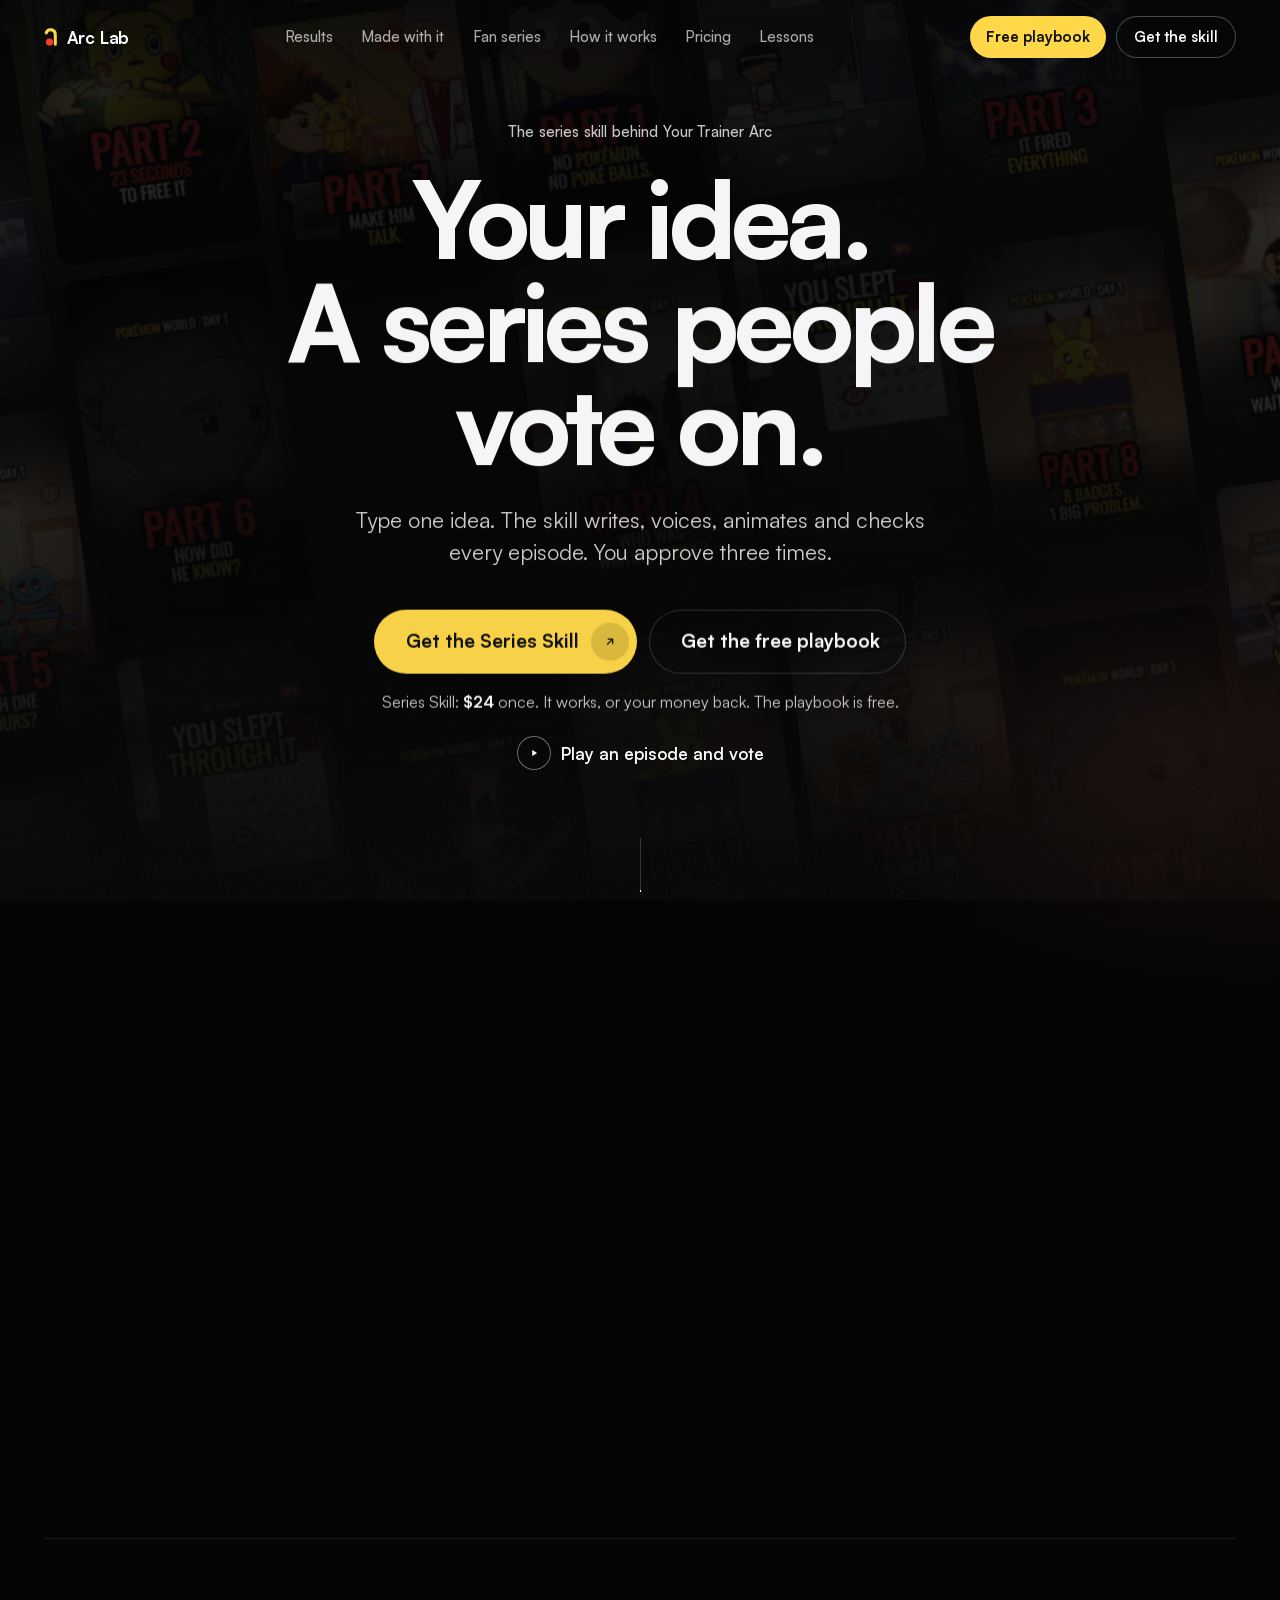
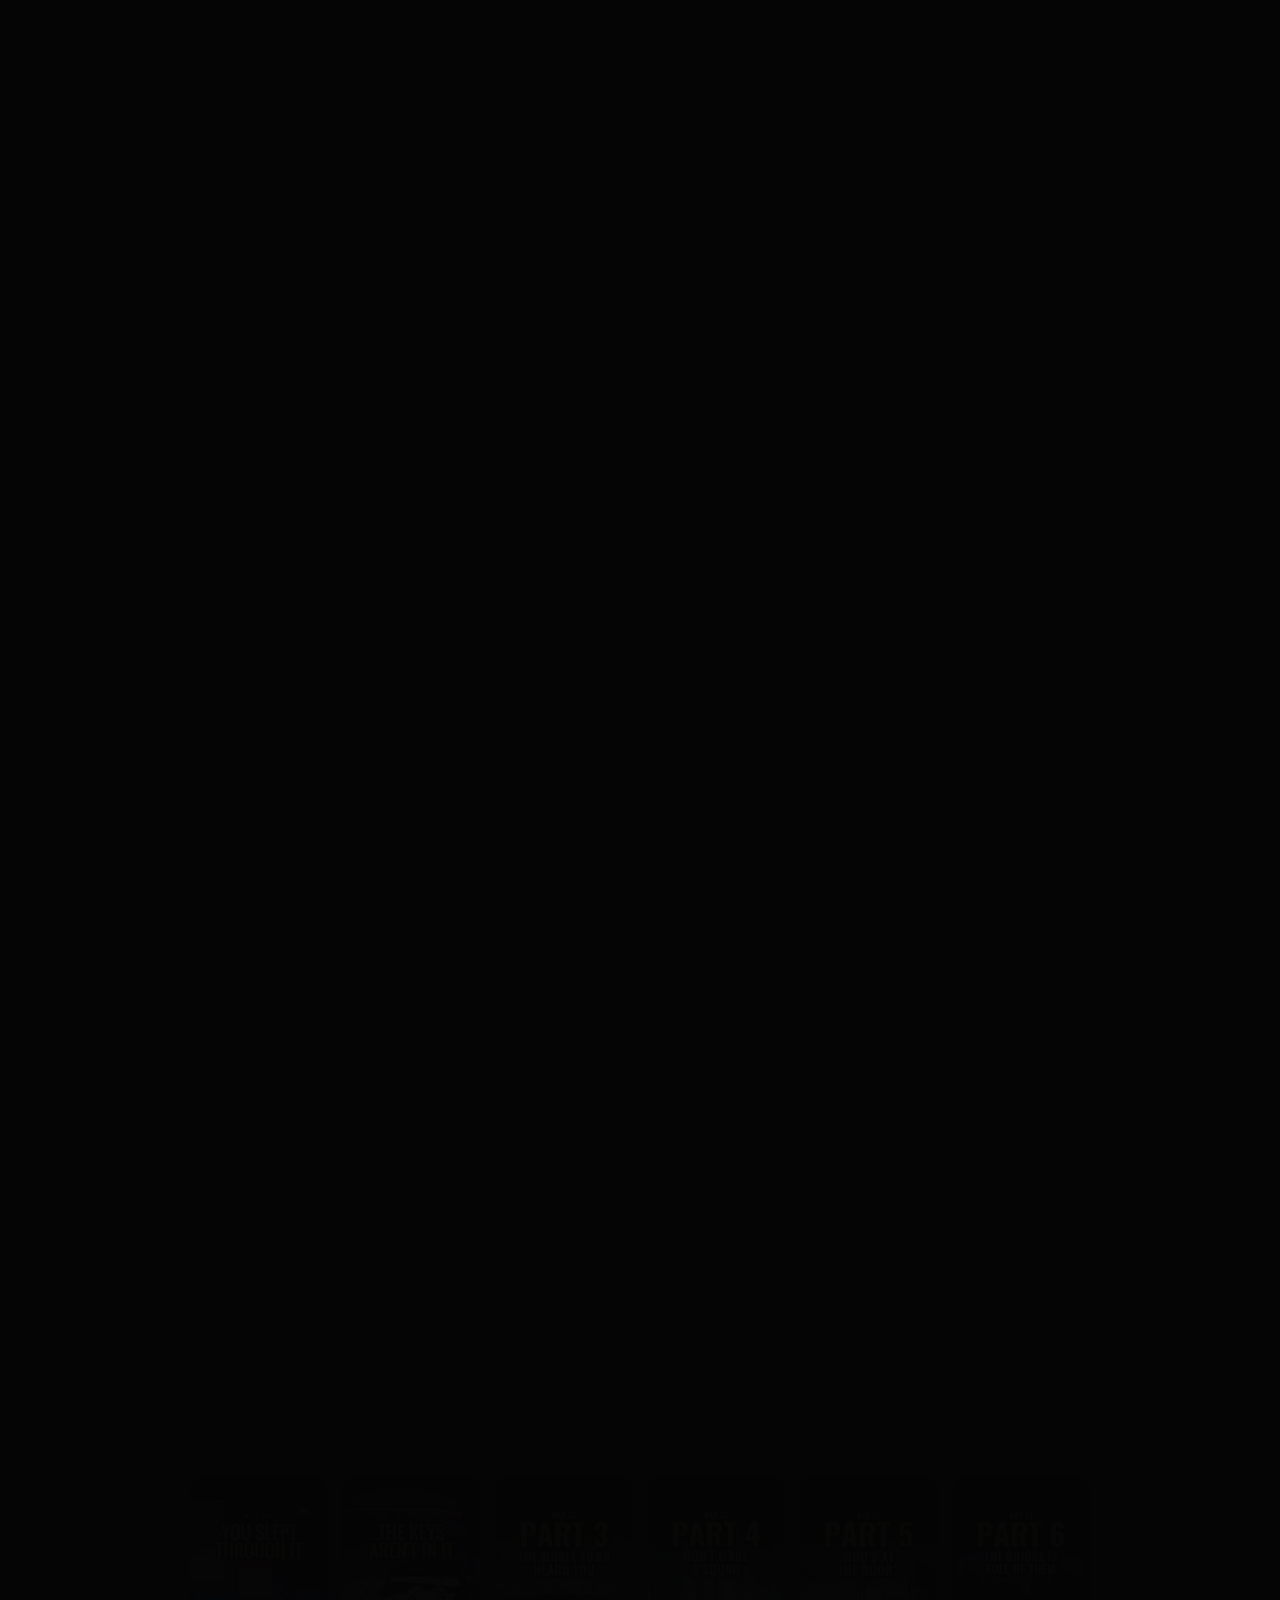
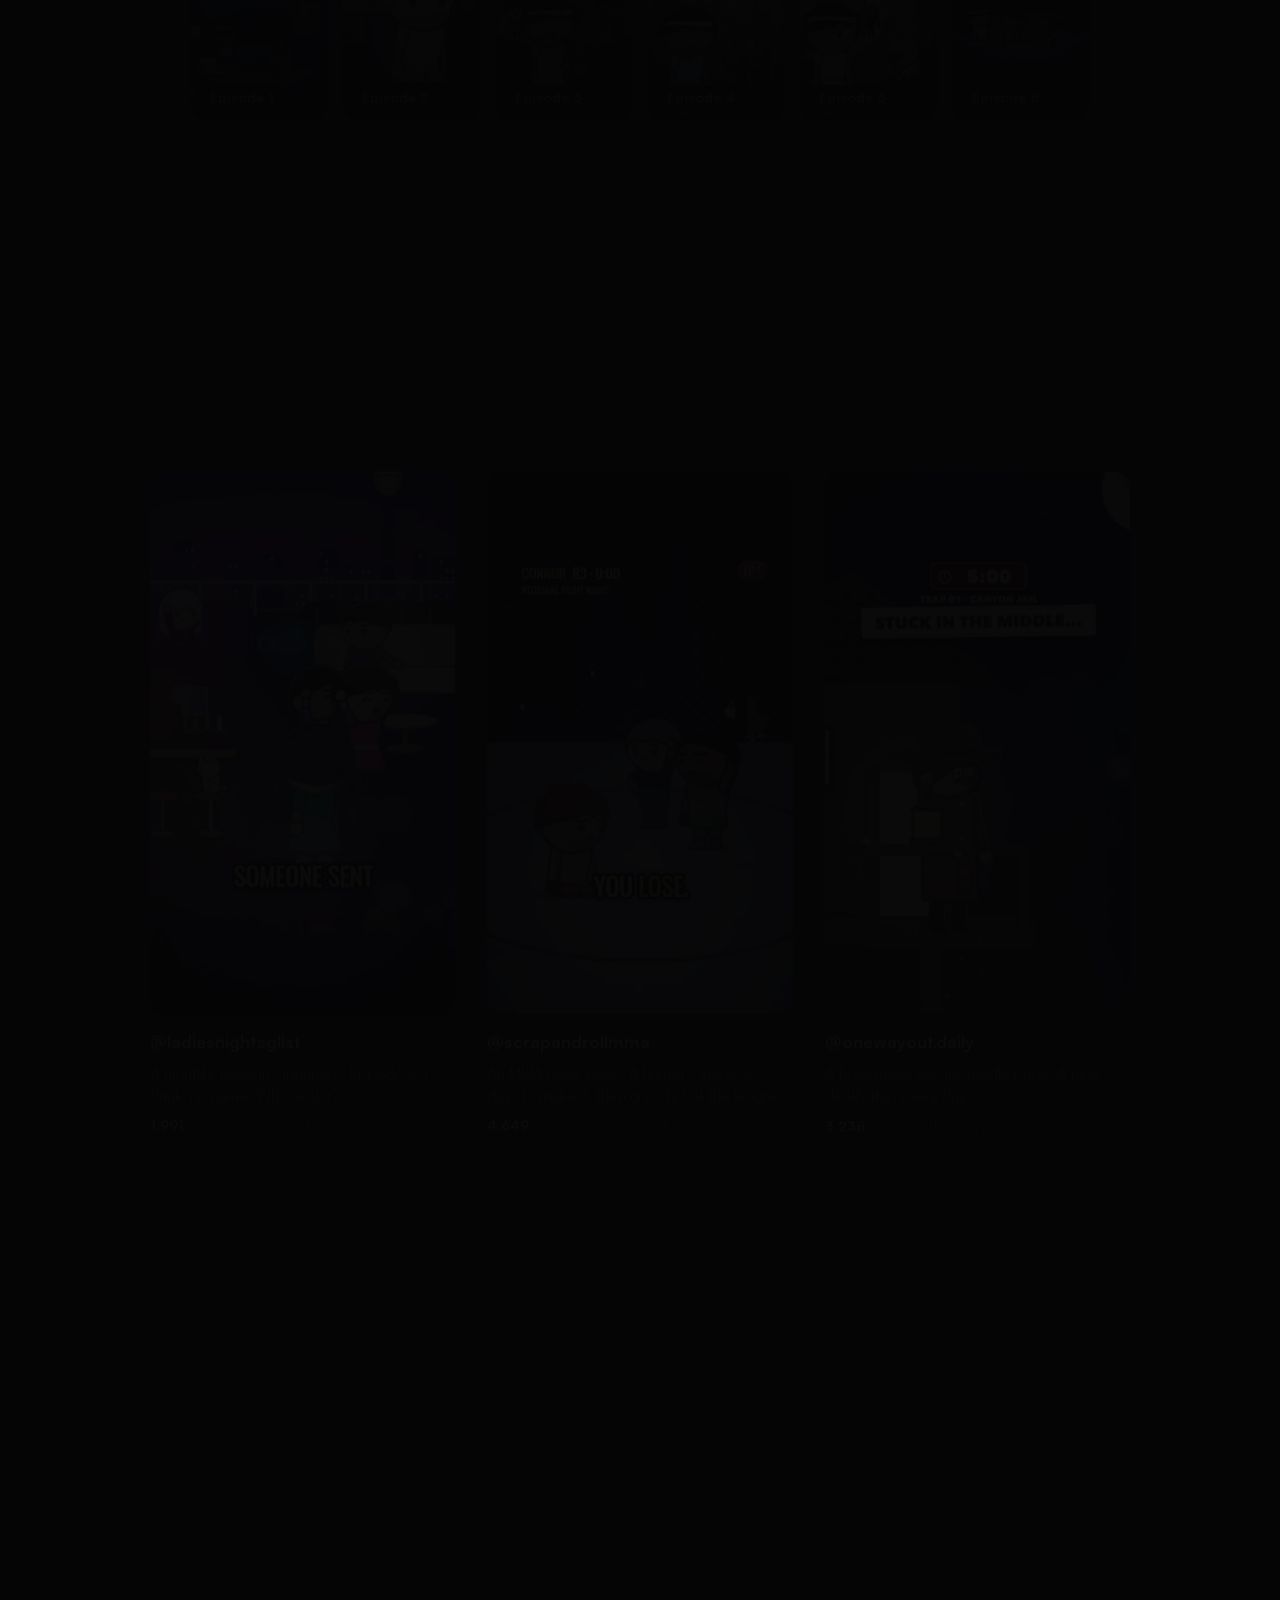
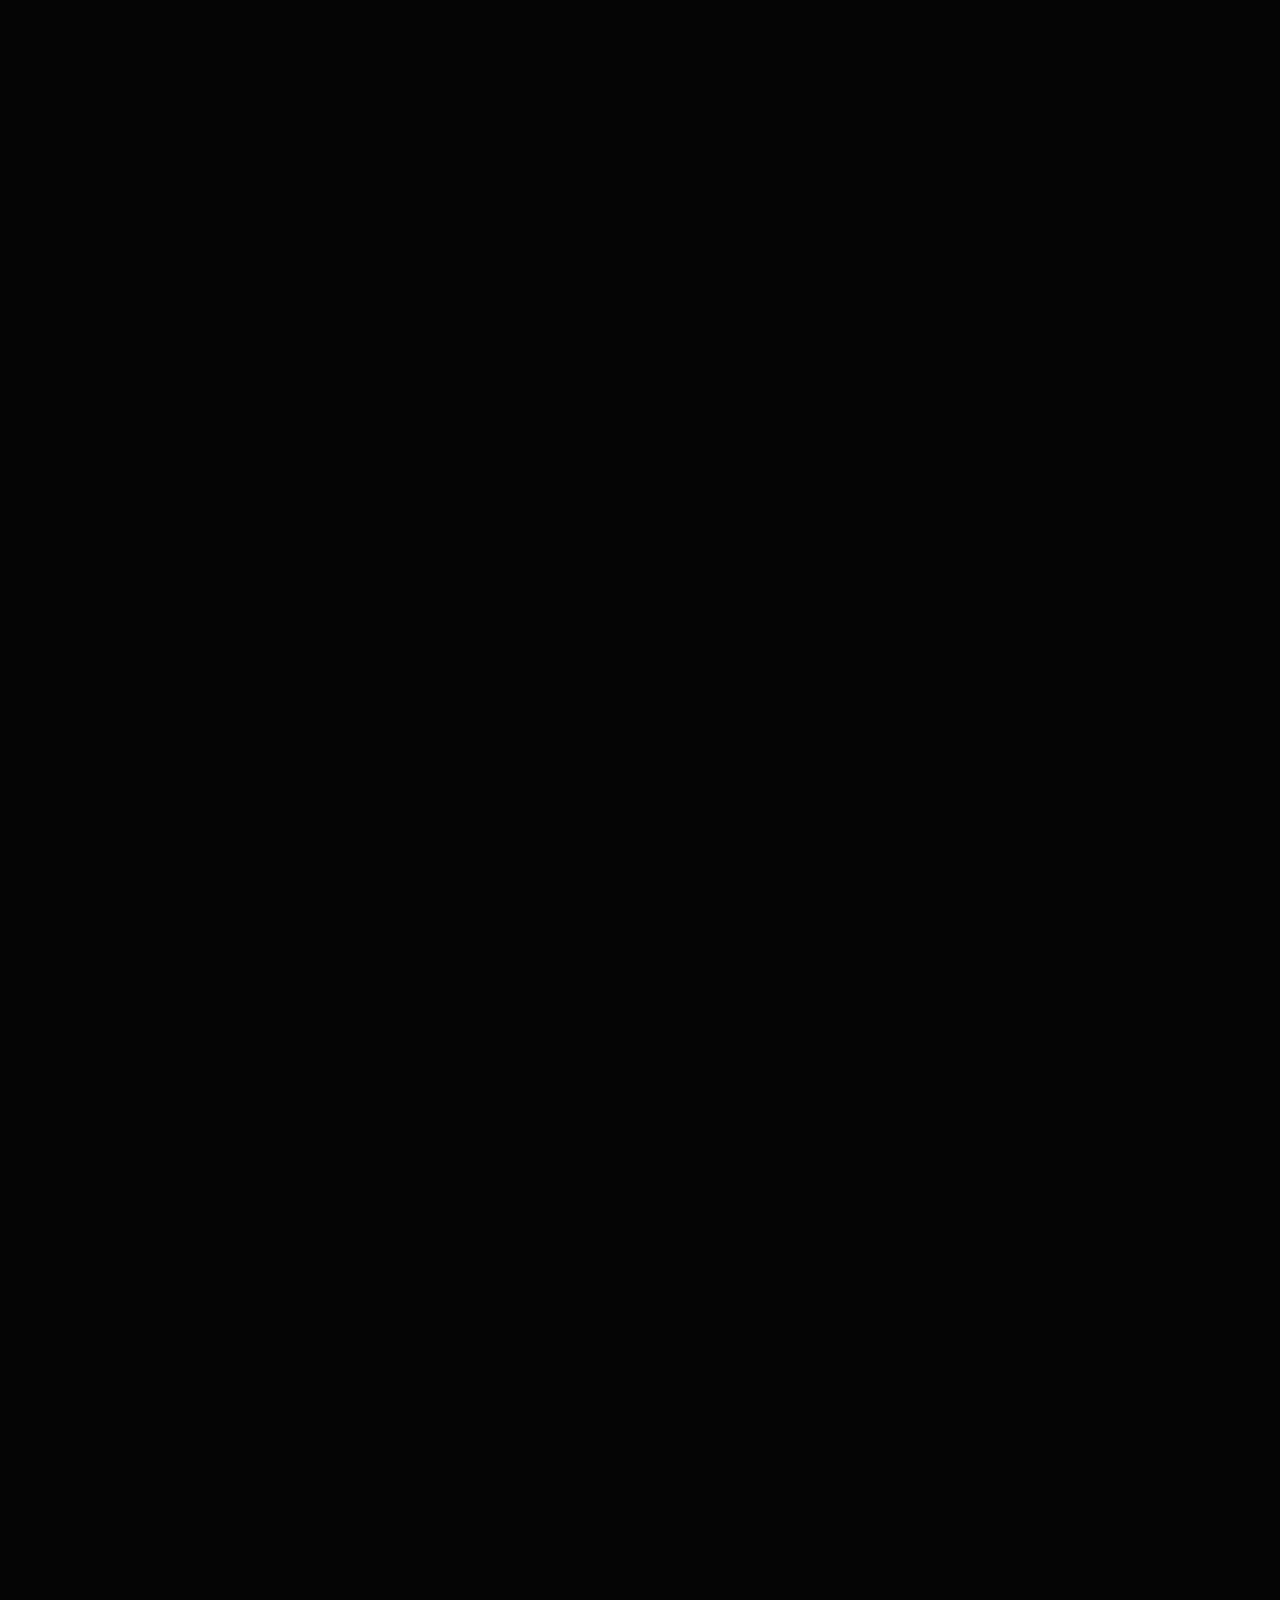
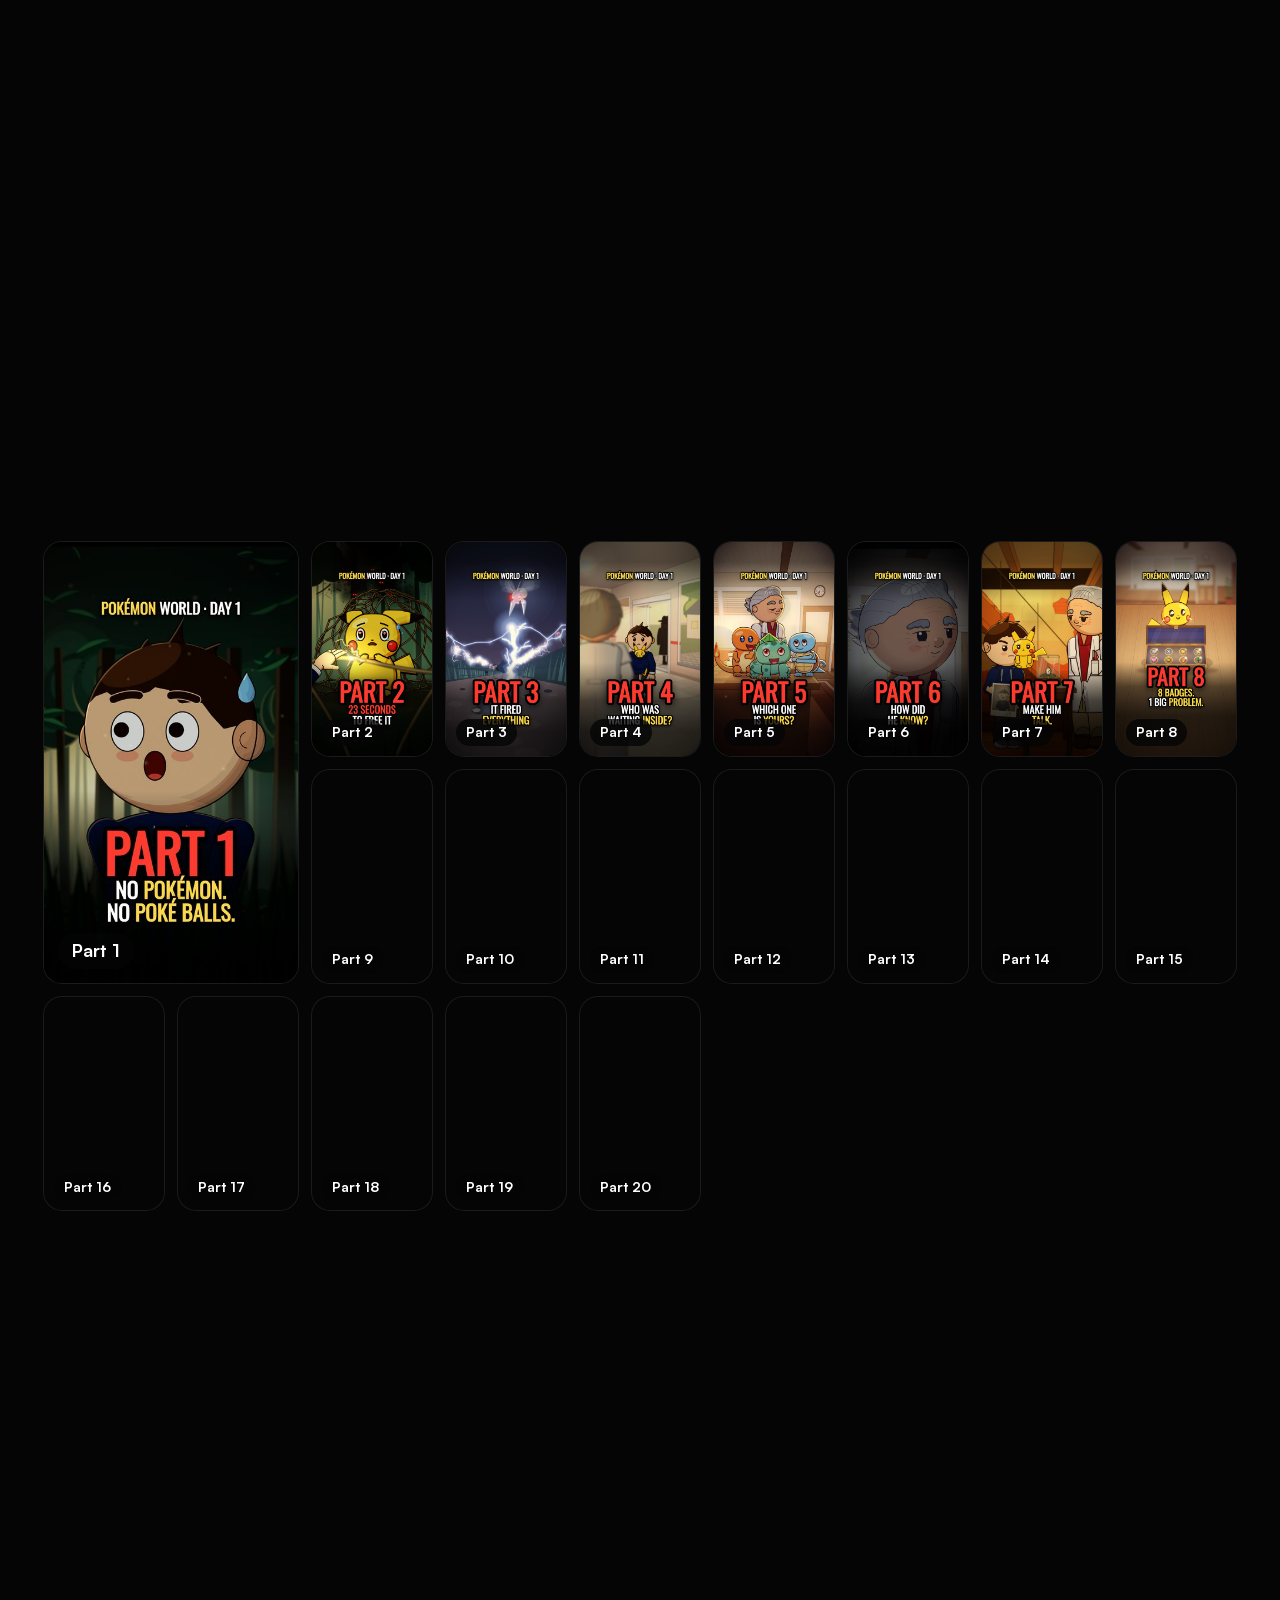
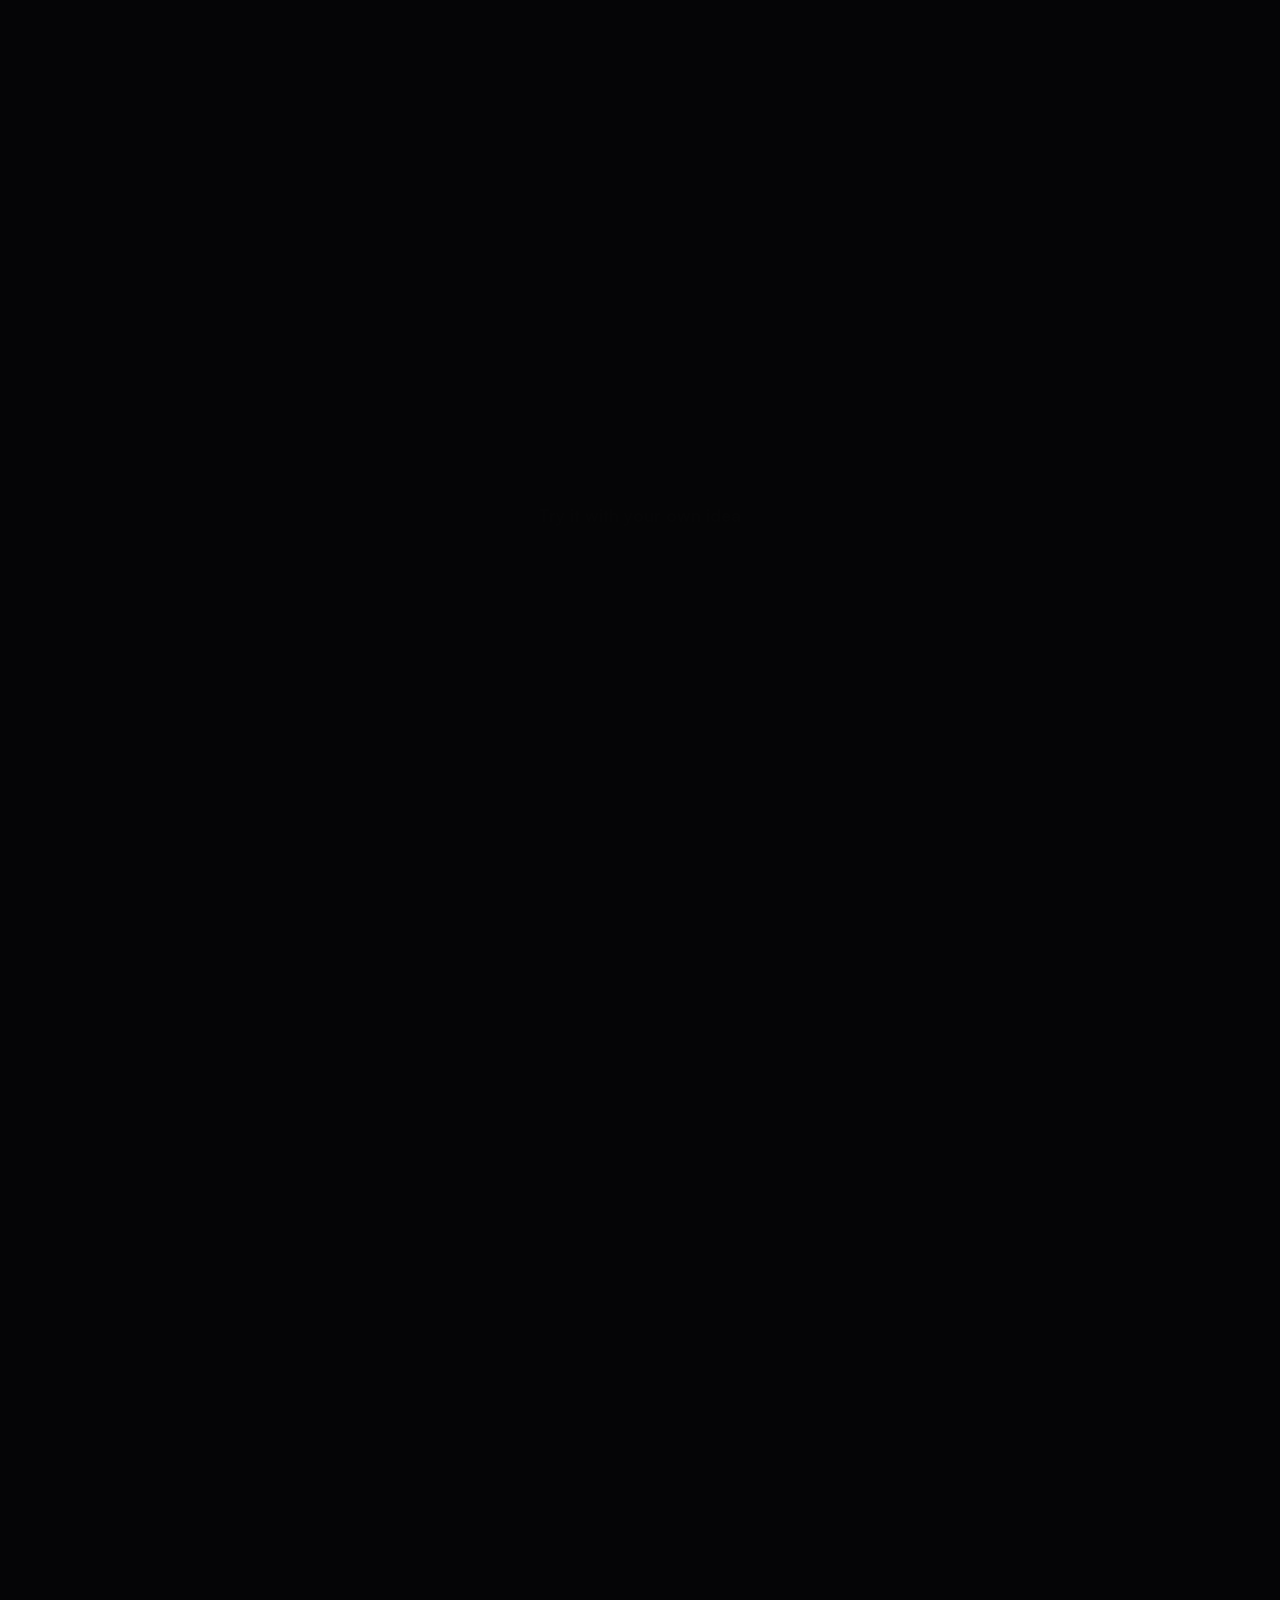
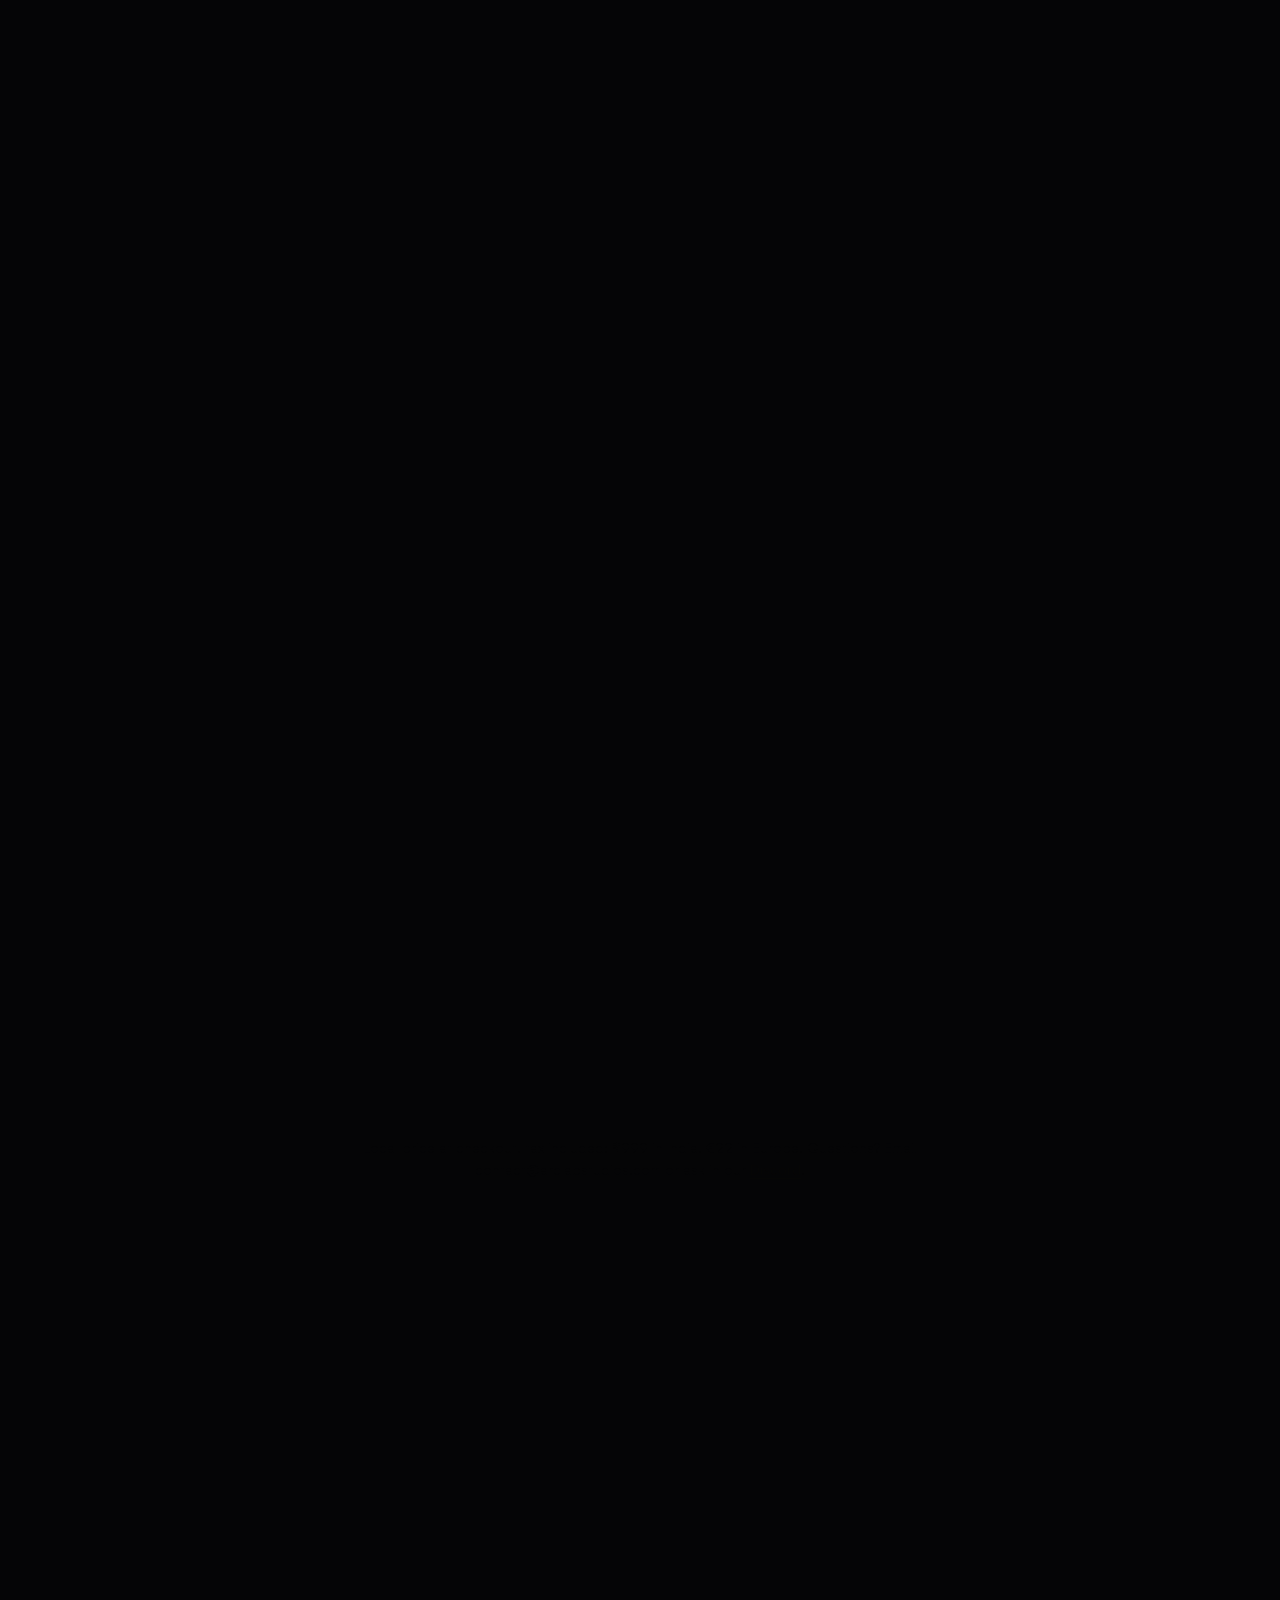
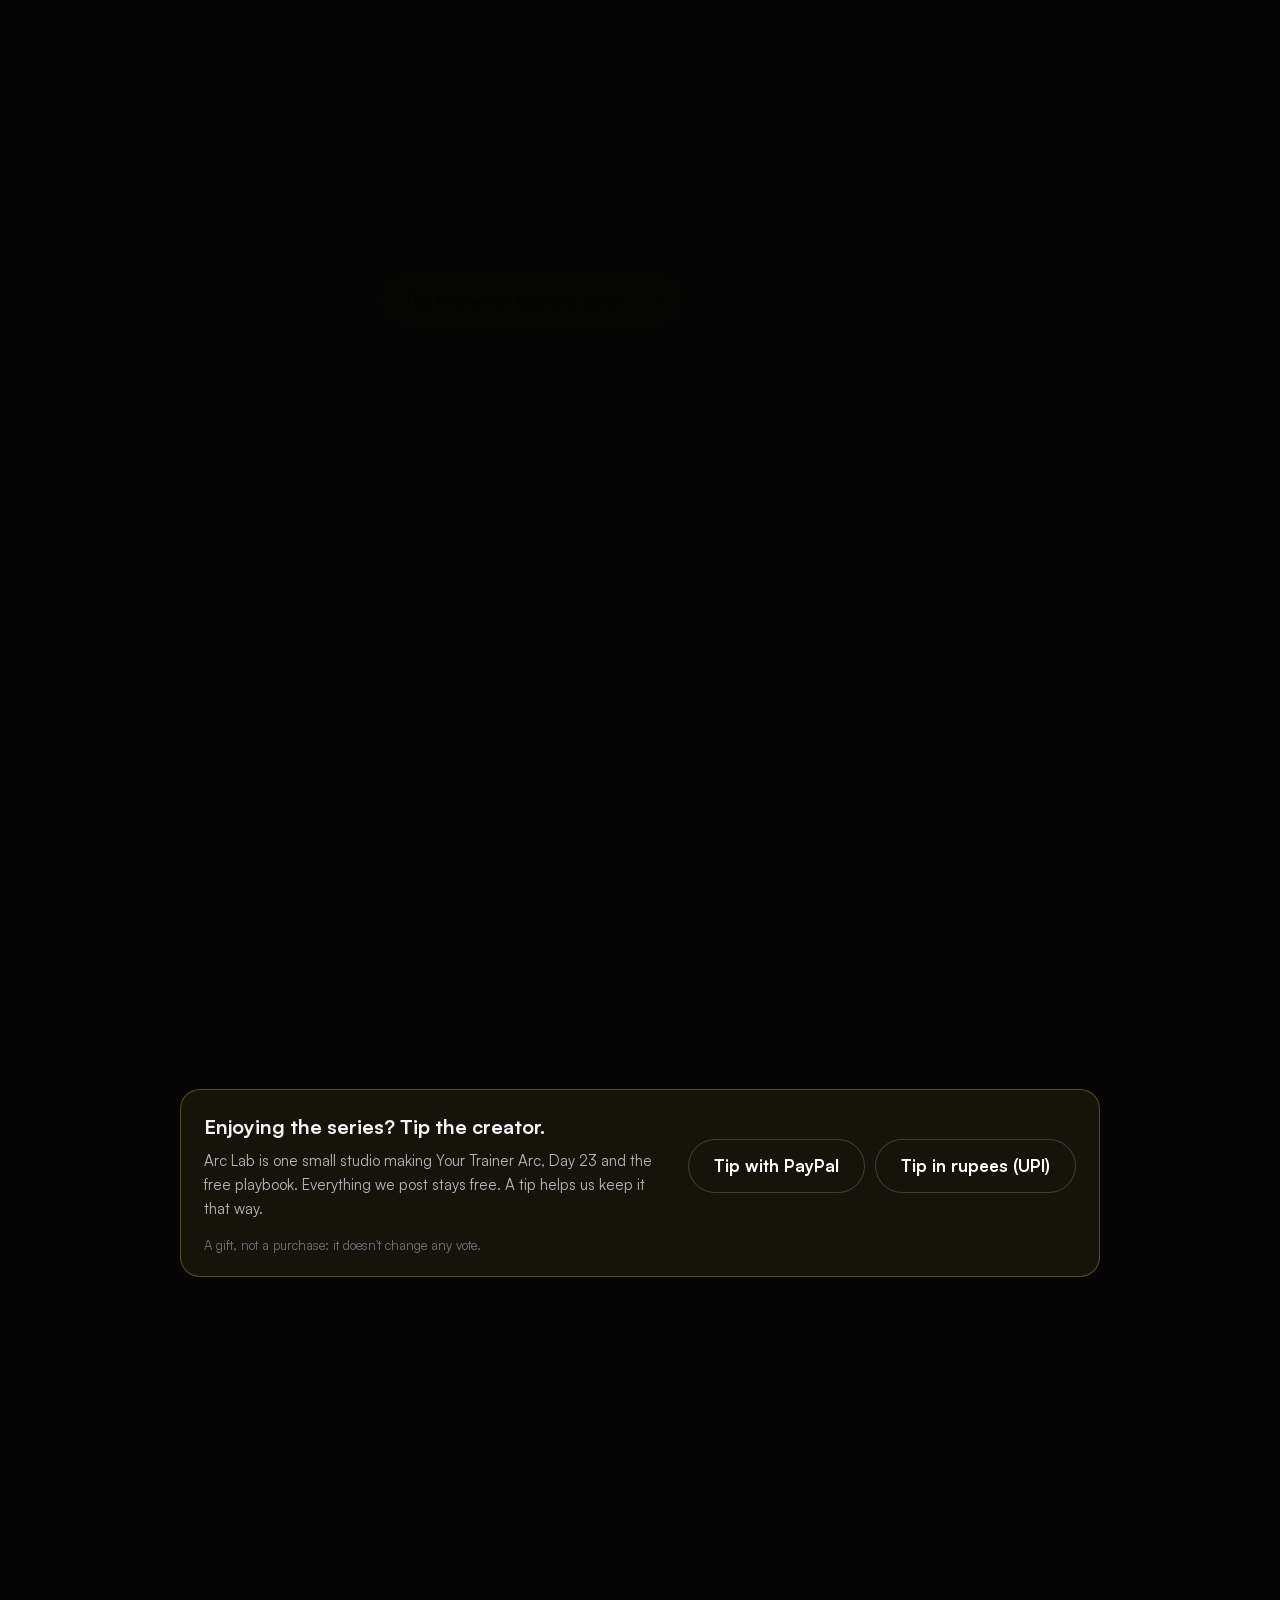
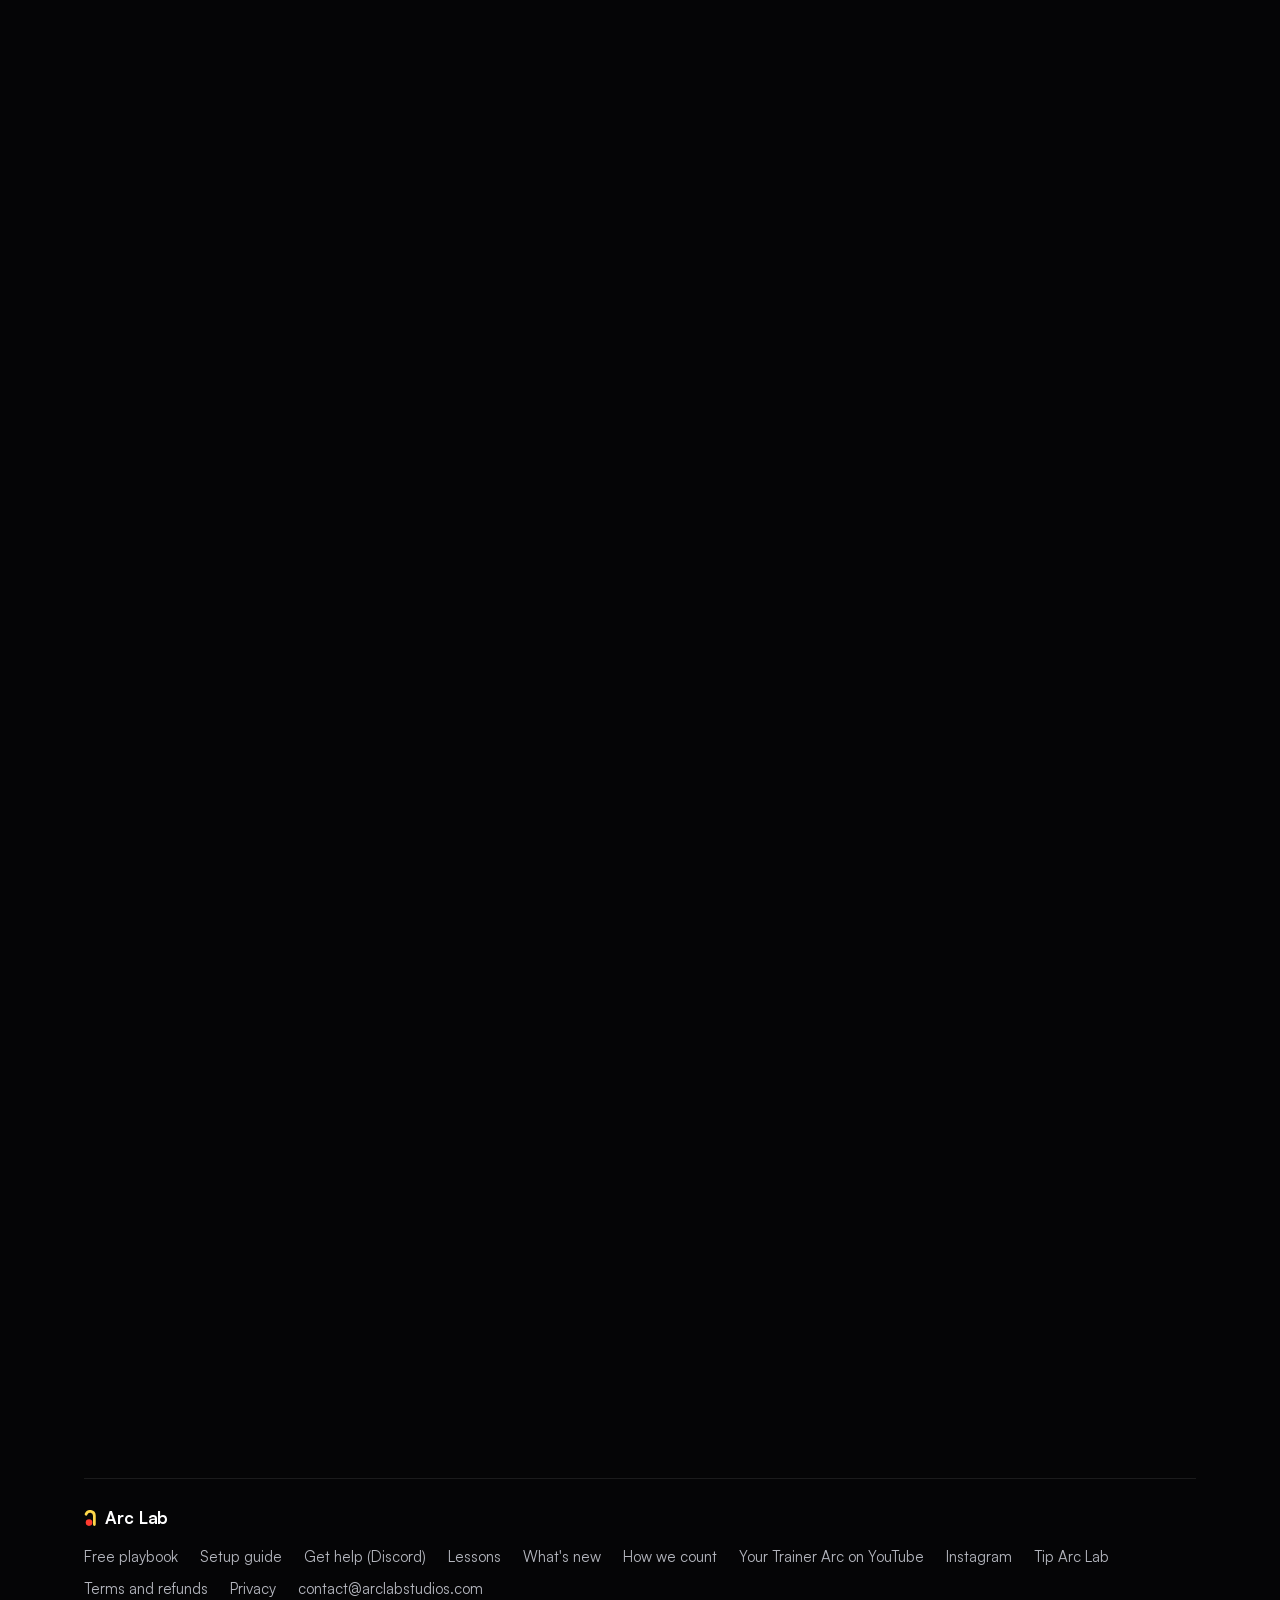
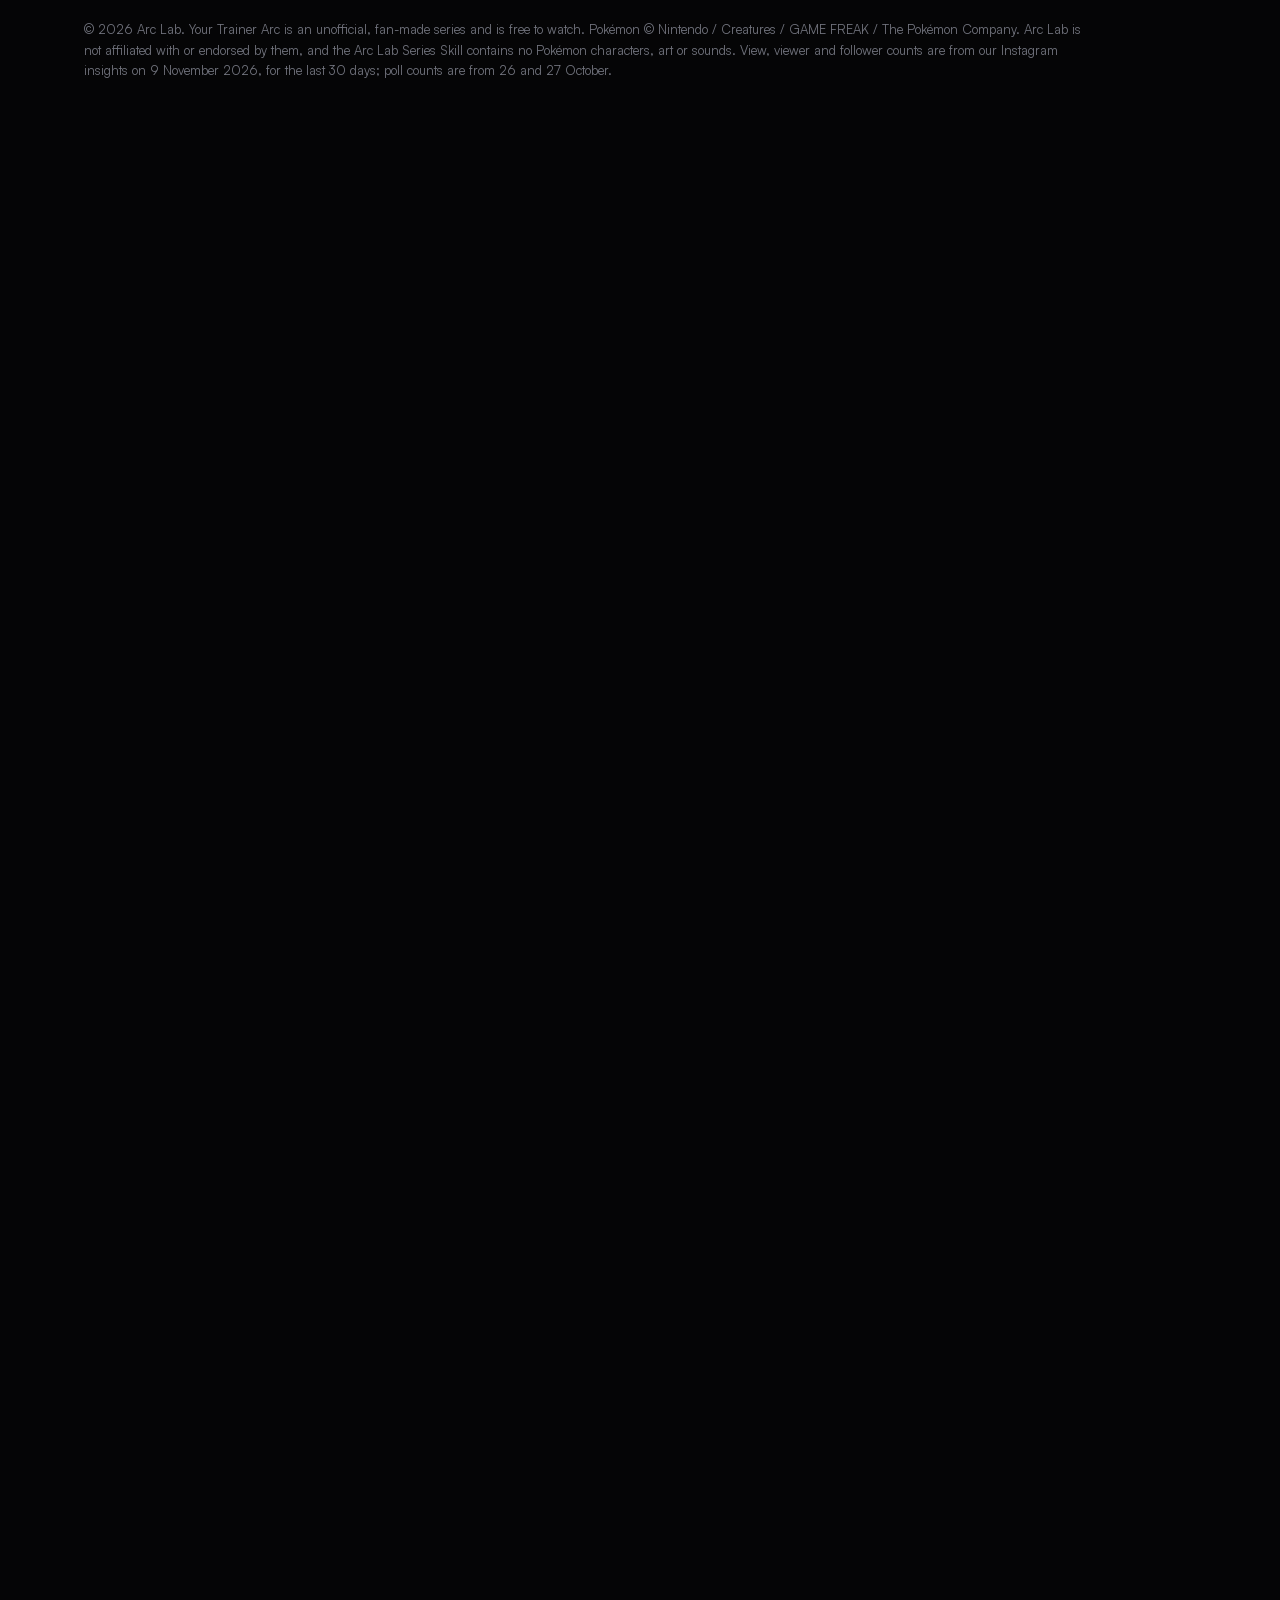
<file: d23/index.html>
<!doctype html>
<html lang="en">
<head>
<meta charset="utf-8">
<meta name="viewport" content="width=device-width, initial-scale=1">
<meta http-equiv="Content-Security-Policy" content="default-src 'none'; base-uri 'none'; form-action 'none'">
<meta name="robots" content="noindex">
<meta name="referrer" content="no-referrer">
<meta http-equiv="refresh" content="0; url=/?utm_source=instagram&amp;utm_medium=bio&amp;utm_campaign=d23">
<title>Arc Lab</title>
<meta name="description" content="A code toolkit for voted, animated story series: our code draws every frame. The method behind Your Trainer Arc, whose Instagram account got 4M views in 20 days. $24 once, works-or-refund guarantee, free playbook.">
<link rel="canonical" href="https://arclabstudios.com/">
<meta property="og:type" content="website">
<meta property="og:site_name" content="Arc Lab">
<meta property="og:title" content="Arc Lab: the series skill behind Your Trainer Arc">
<meta property="og:description" content="A code toolkit for voted, animated story series: our code draws every frame. The method behind Your Trainer Arc, whose Instagram account got 4M views in 20 days. $24 once, works-or-refund guarantee, free playbook.">
<meta property="og:url" content="https://arclabstudios.com/">
<meta property="og:image" content="https://arclabstudios.com/assets/og.png">
<meta property="og:image:width" content="1200">
<meta property="og:image:height" content="630">
<meta property="og:image:alt" content="Arc Lab. Your idea. A series people vote on.">
<meta name="twitter:card" content="summary_large_image">
</head>
<body>
<!-- Short link for the Day 23 bio: opens the home page with its tags, so visits and sales from it count as instagram / bio / d23. -->
<p><a href="/?utm_source=instagram&amp;utm_medium=bio&amp;utm_campaign=d23">Continue to Arc Lab</a></p>
</body>
</html>
</file>
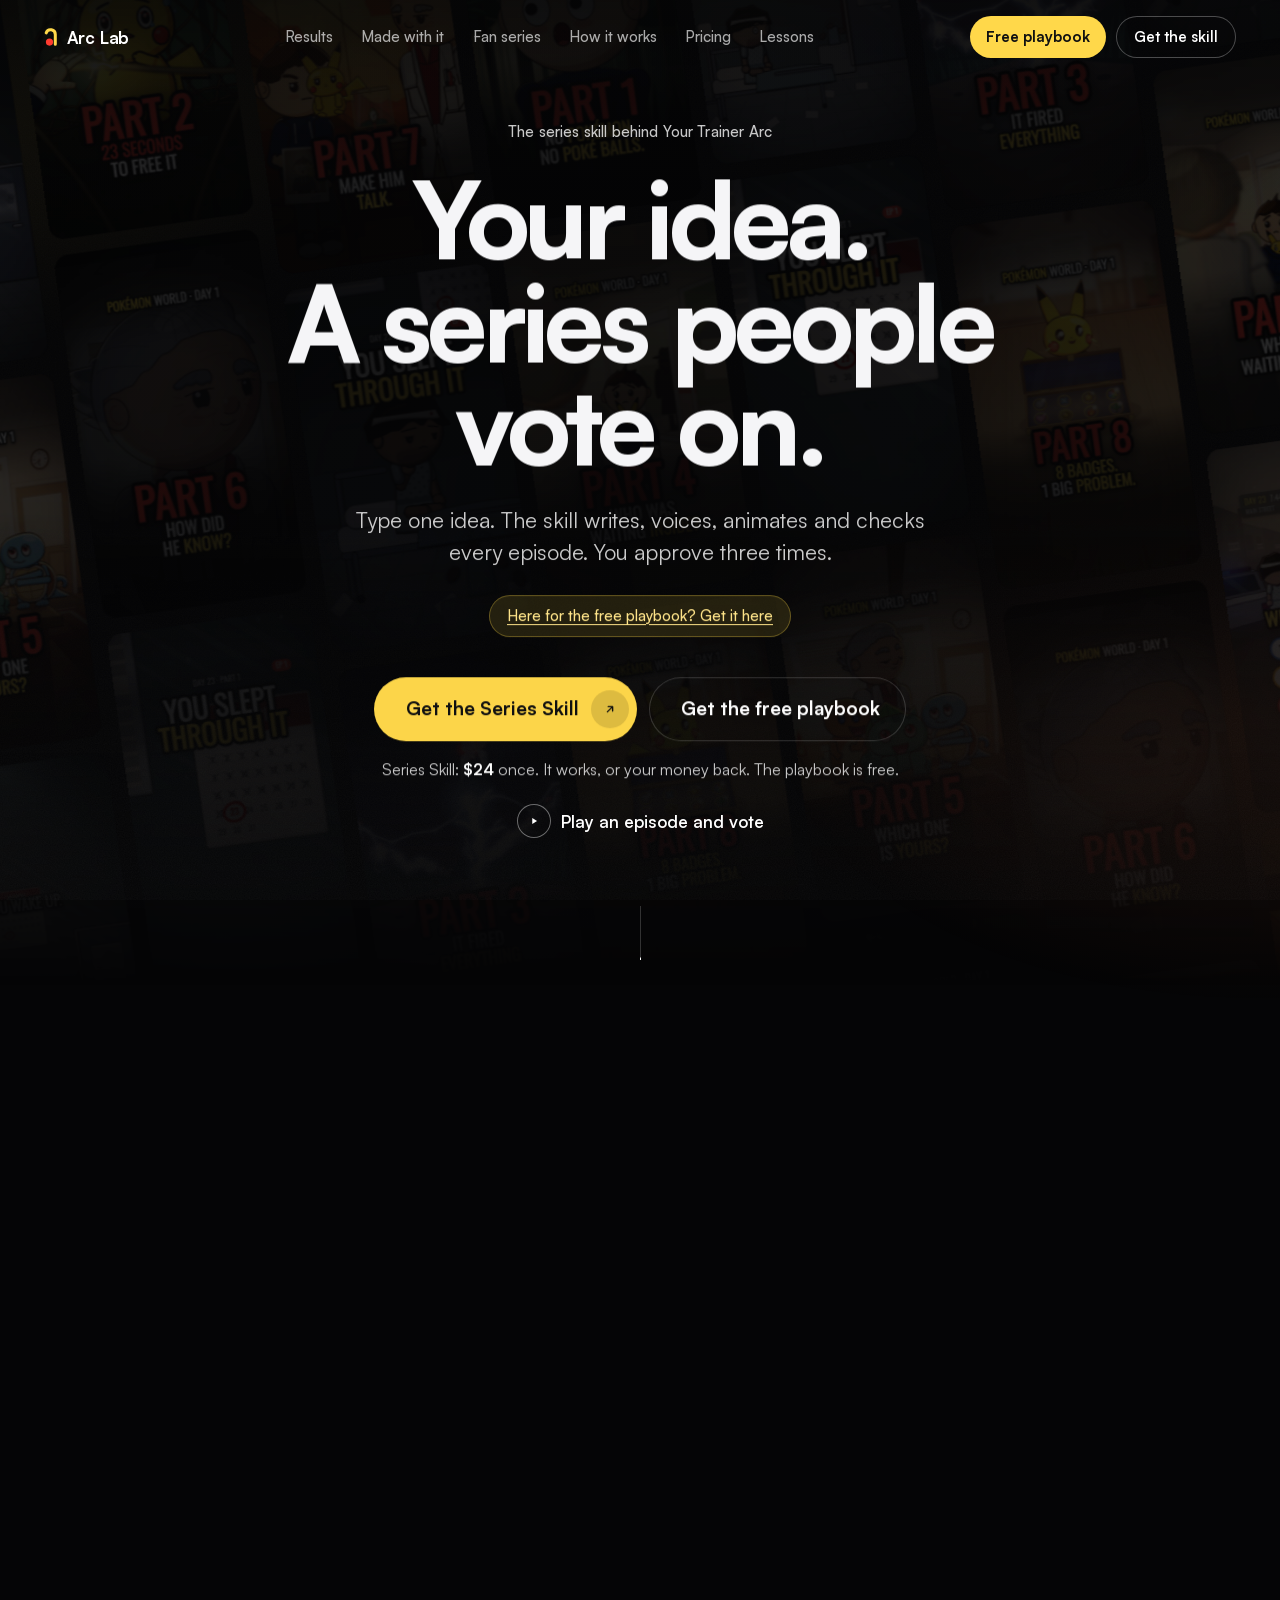
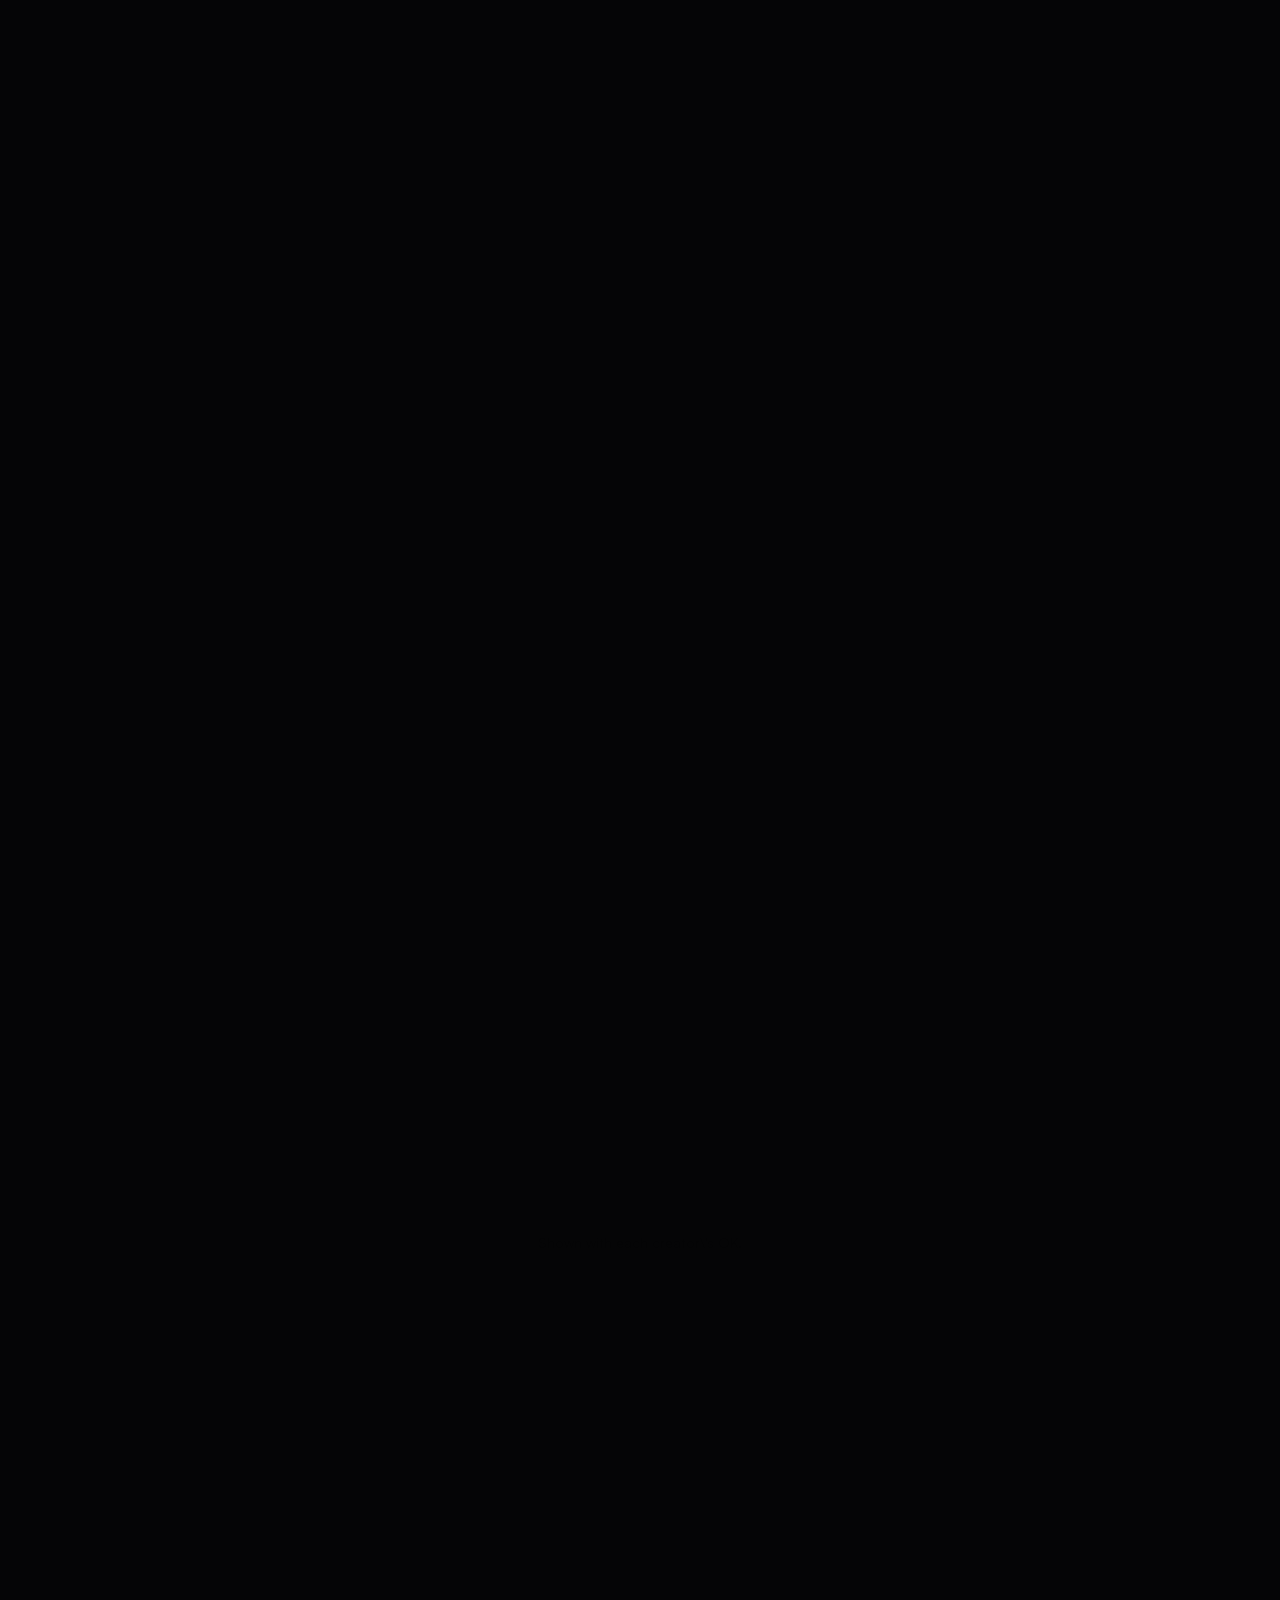
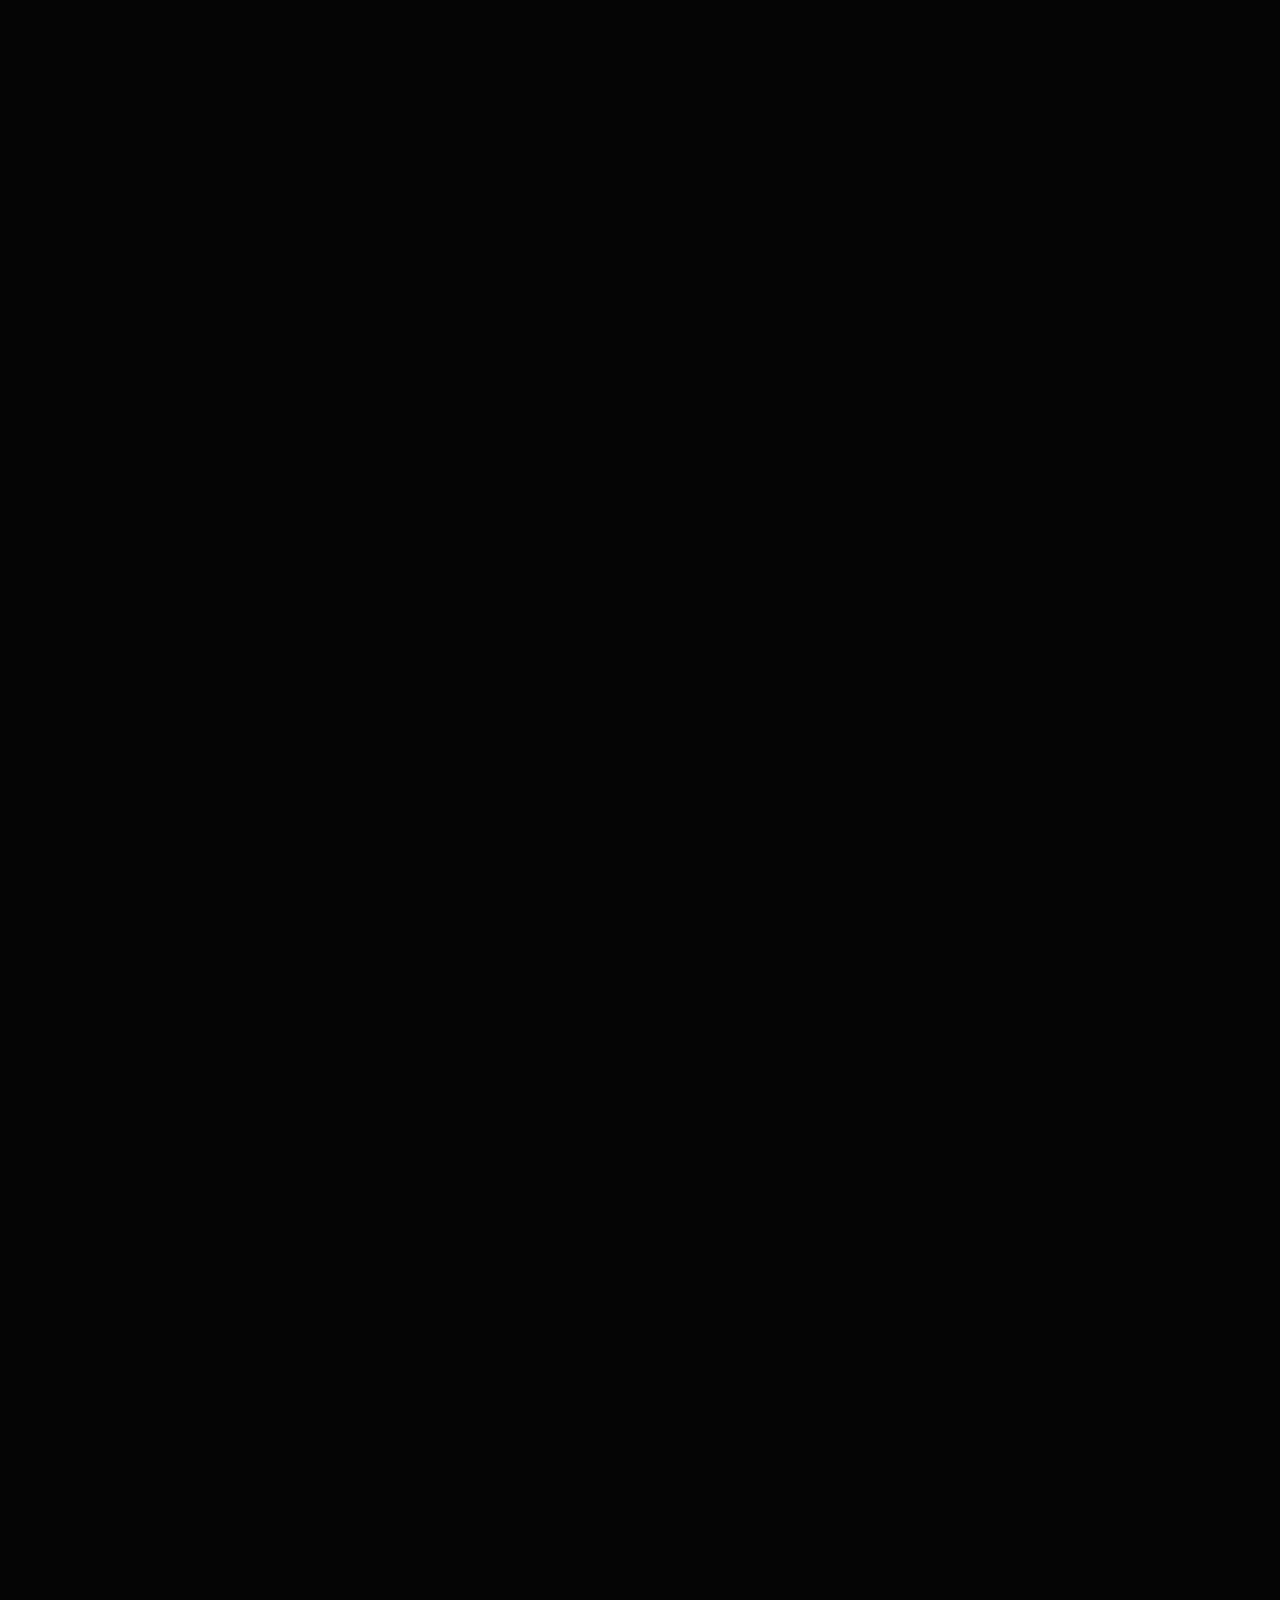
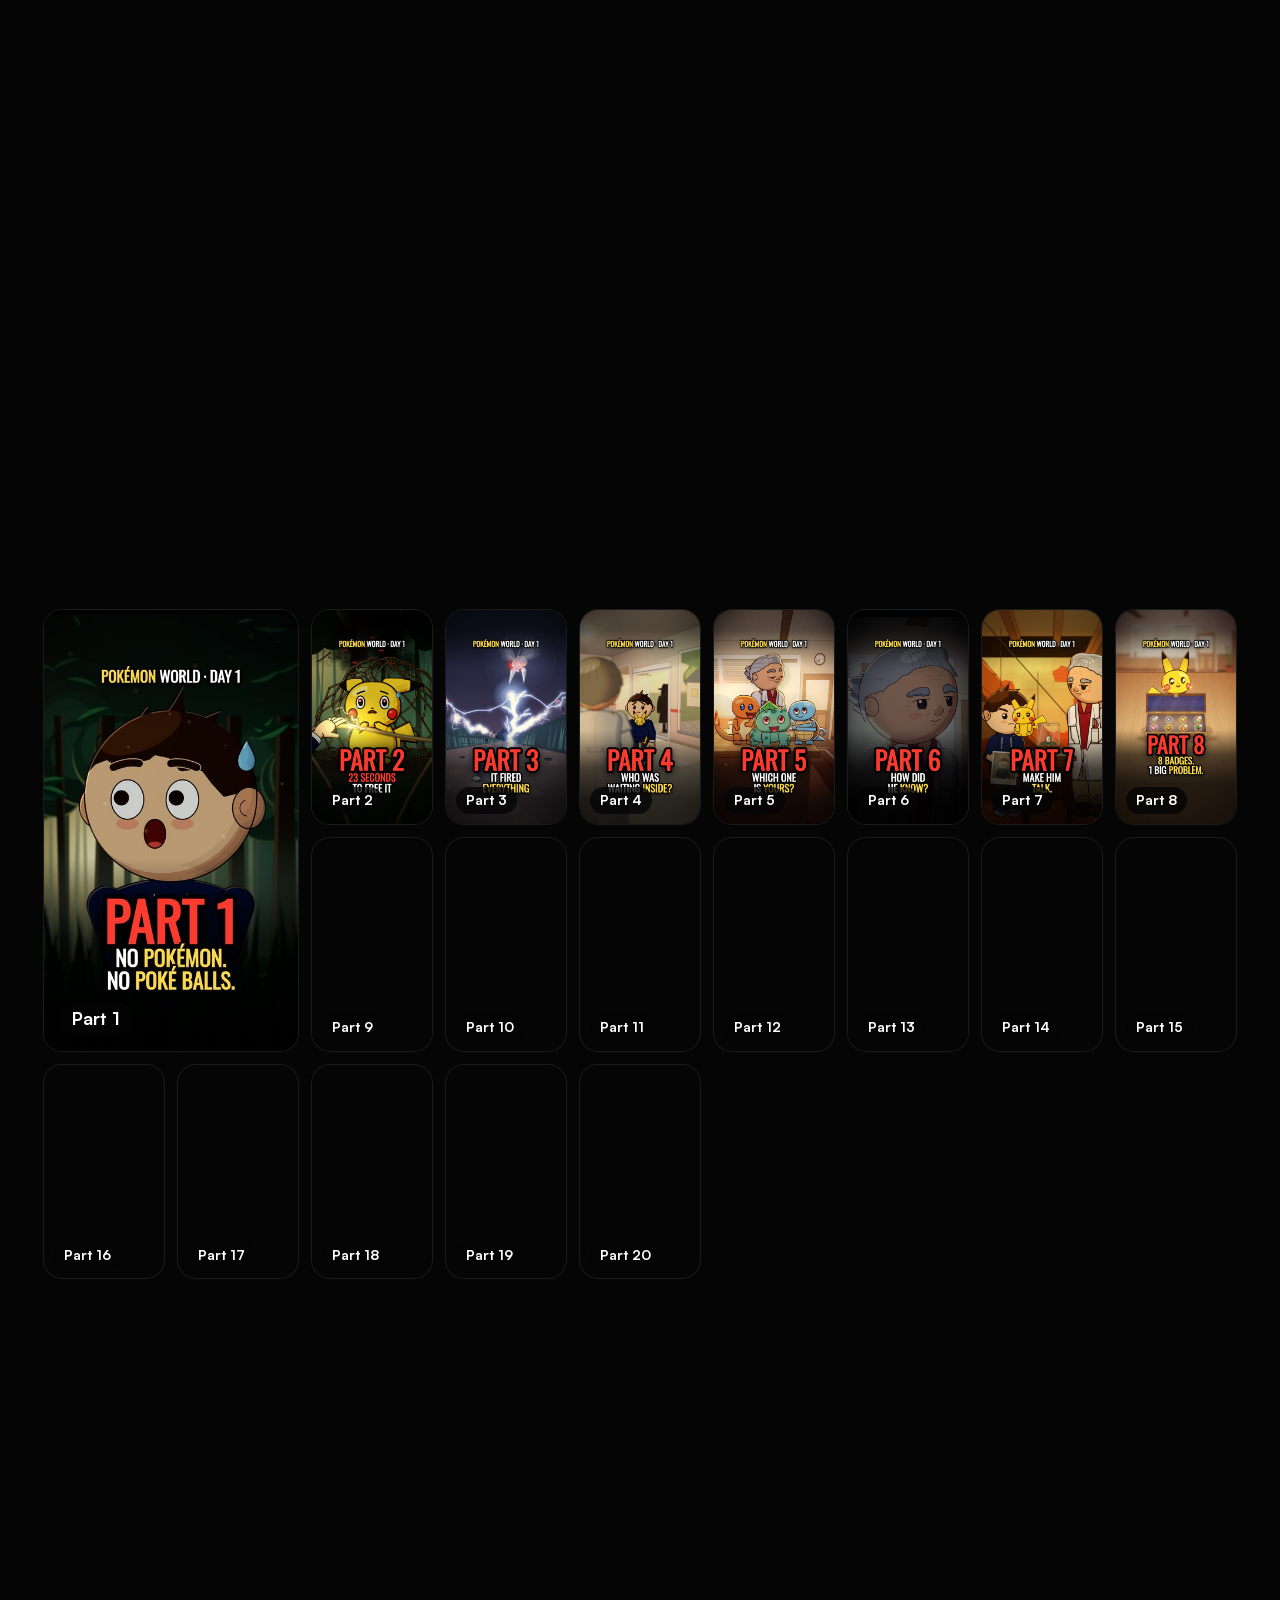
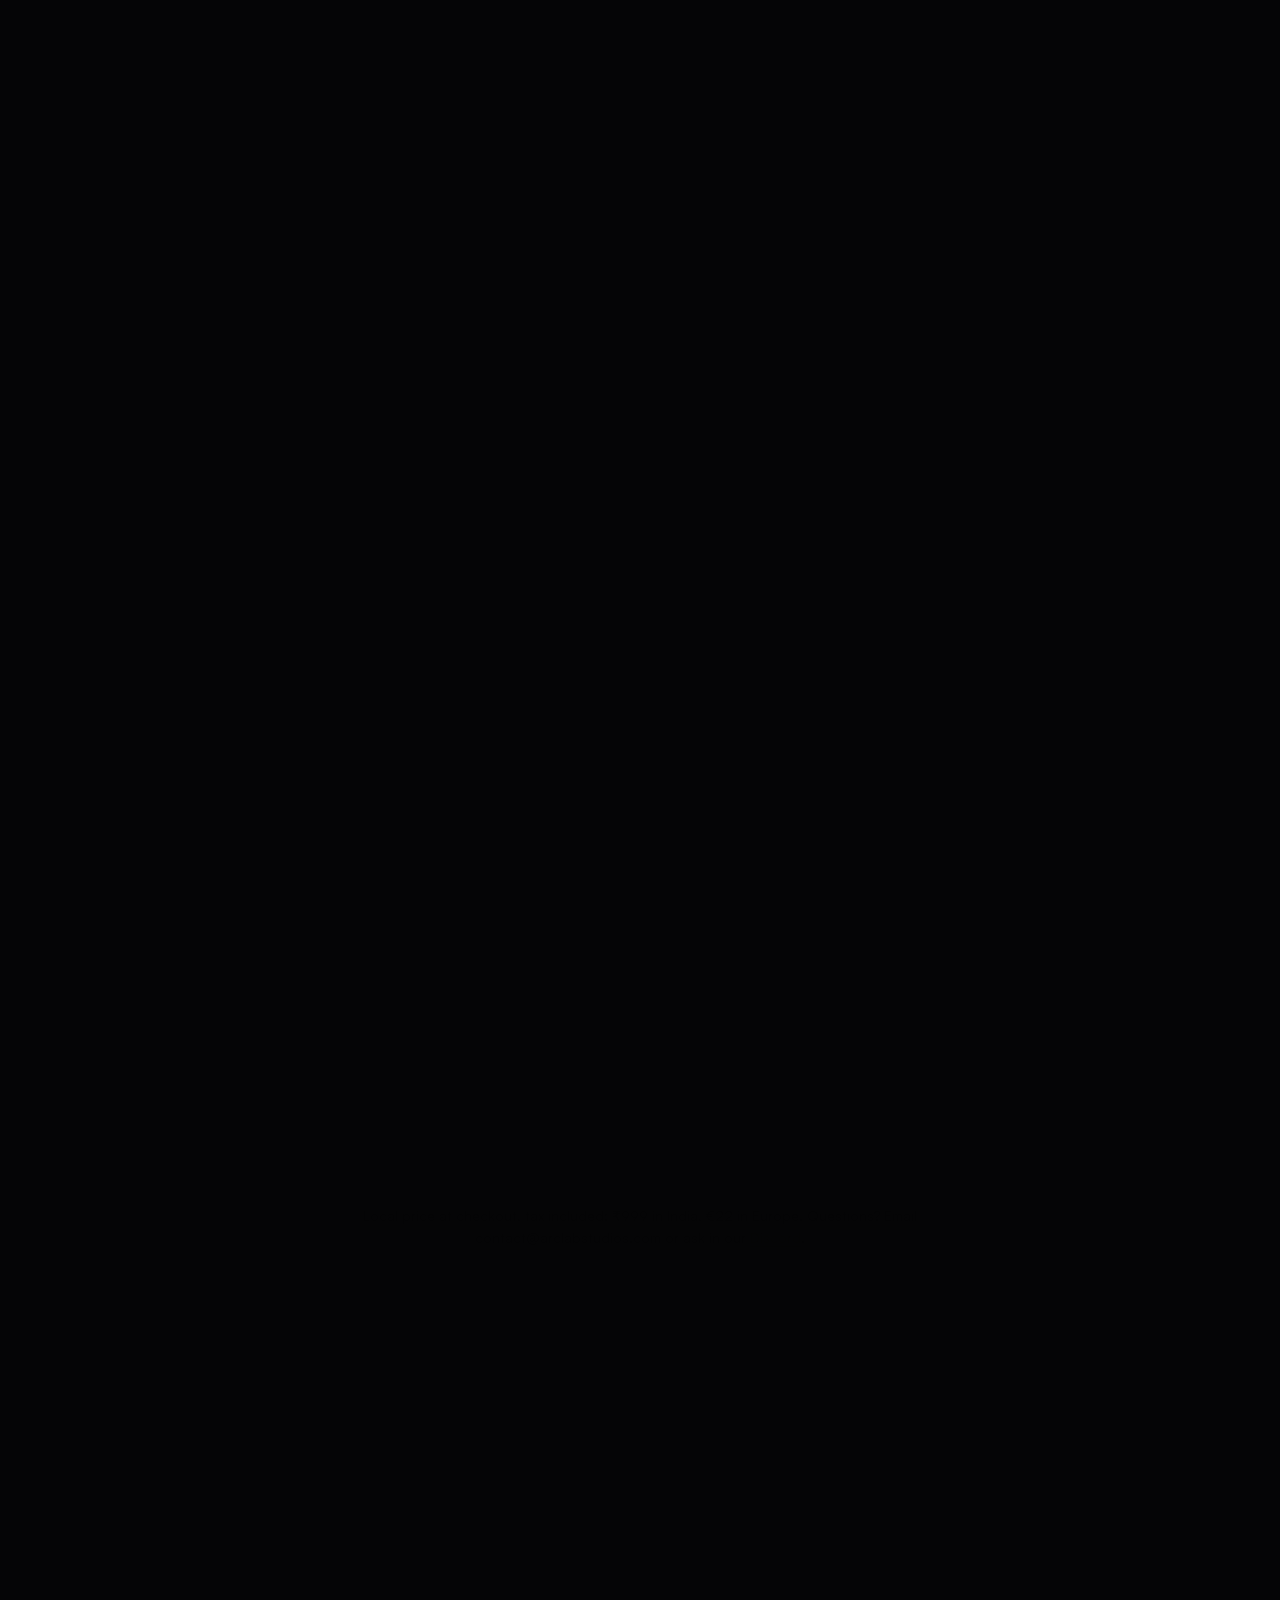
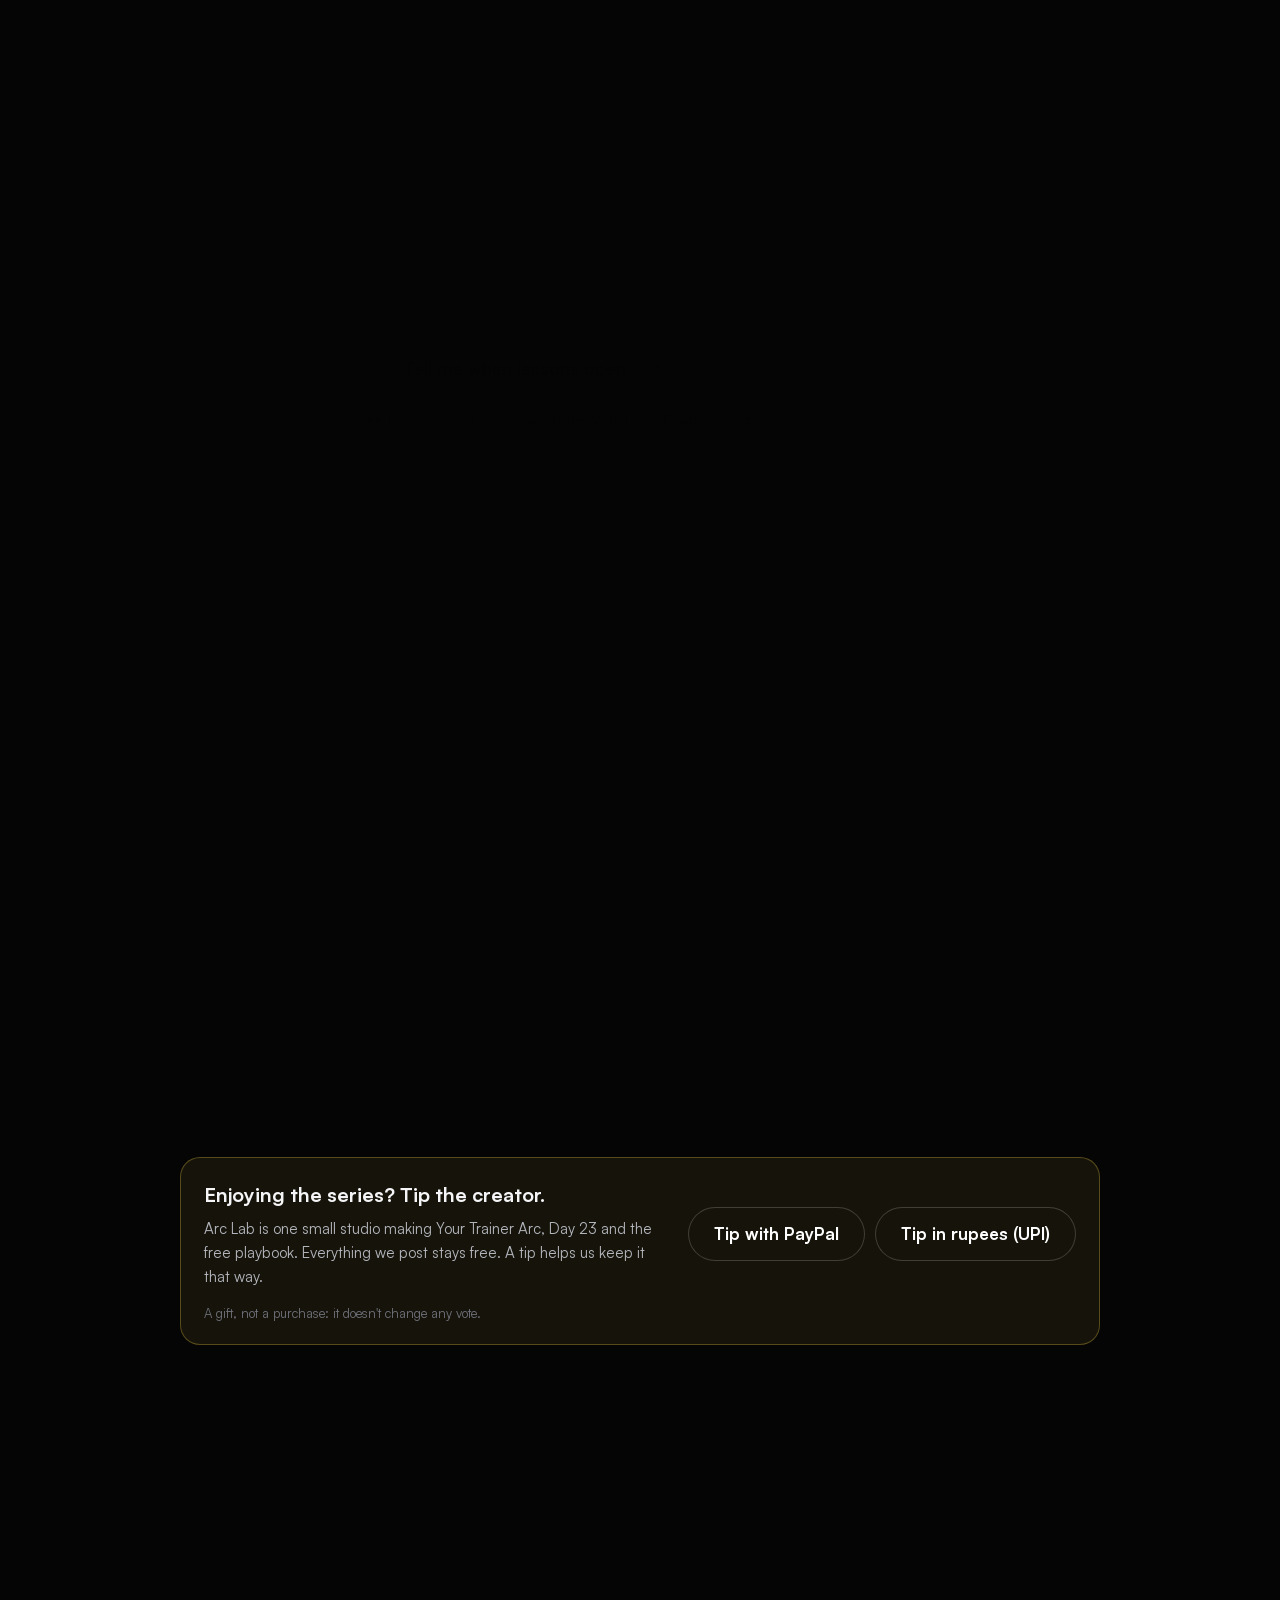
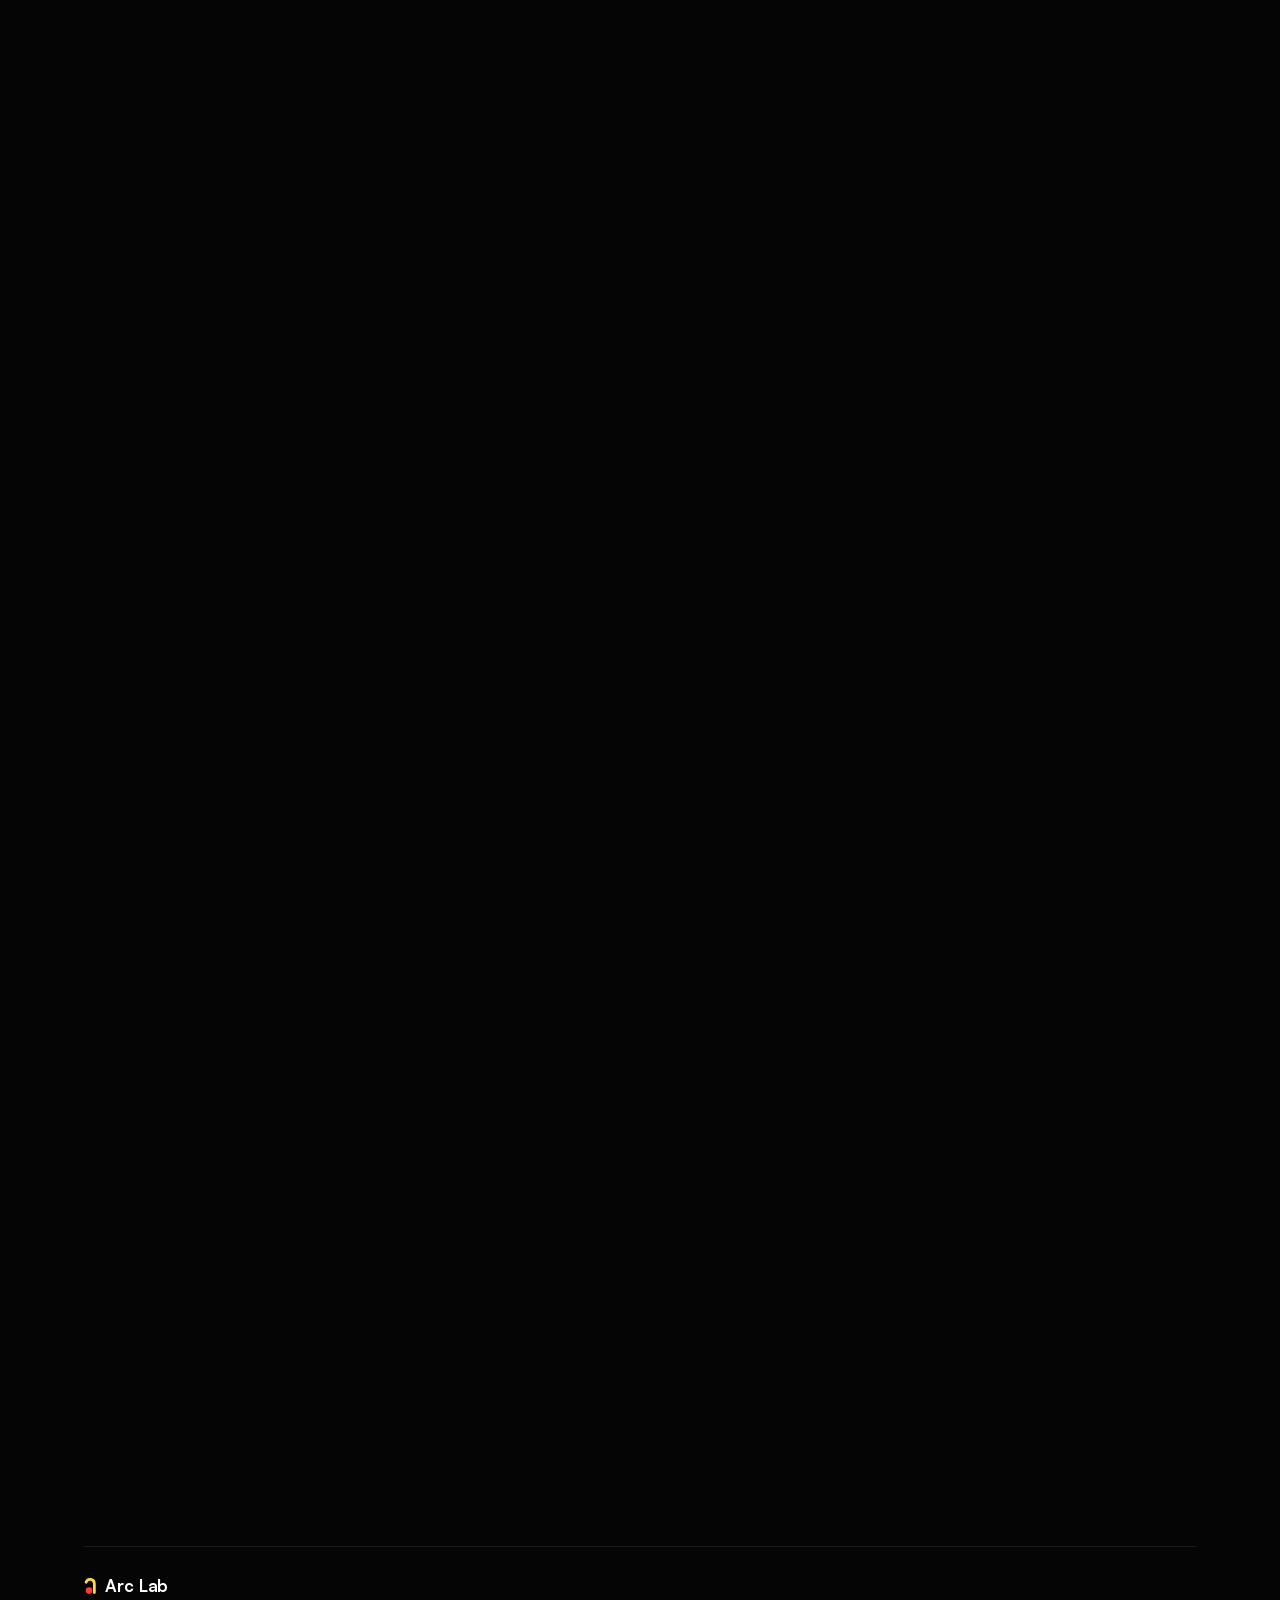
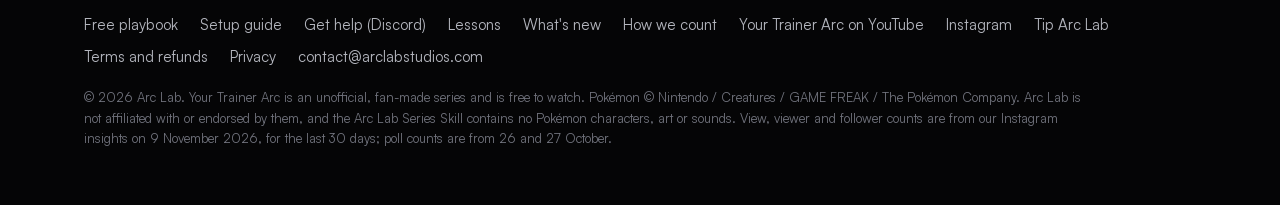
<file: dm/index.html>
<!doctype html>
<html lang="en">
<head>
<meta charset="utf-8">
<meta name="viewport" content="width=device-width, initial-scale=1">
<meta http-equiv="Content-Security-Policy" content="default-src 'none'; base-uri 'none'; form-action 'none'">
<meta name="robots" content="noindex">
<meta name="referrer" content="no-referrer">
<meta http-equiv="refresh" content="0; url=/?utm_source=instagram&amp;utm_medium=dm&amp;utm_campaign=yta">
<title>Arc Lab</title>
<meta name="description" content="A code toolkit for voted, animated story series: our code draws every frame. The method behind Your Trainer Arc, whose Instagram account got 4M views in 20 days. $24 once, works-or-refund guarantee, free playbook.">
<link rel="canonical" href="https://arclabstudios.com/">
<meta property="og:type" content="website">
<meta property="og:site_name" content="Arc Lab">
<meta property="og:title" content="Arc Lab: the series skill behind Your Trainer Arc">
<meta property="og:description" content="A code toolkit for voted, animated story series: our code draws every frame. The method behind Your Trainer Arc, whose Instagram account got 4M views in 20 days. $24 once, works-or-refund guarantee, free playbook.">
<meta property="og:url" content="https://arclabstudios.com/">
<meta property="og:image" content="https://arclabstudios.com/assets/og.png">
<meta property="og:image:width" content="1200">
<meta property="og:image:height" content="630">
<meta property="og:image:alt" content="Arc Lab. Your idea. A series people vote on.">
<meta name="twitter:card" content="summary_large_image">
</head>
<body>
<!-- Short link for the playbook DM on Your Trainer Arc: opens the home page with its tags, so visits and sales from it count as instagram / dm / yta. -->
<p><a href="/?utm_source=instagram&amp;utm_medium=dm&amp;utm_campaign=yta">Continue to Arc Lab</a></p>
</body>
</html>
</file>
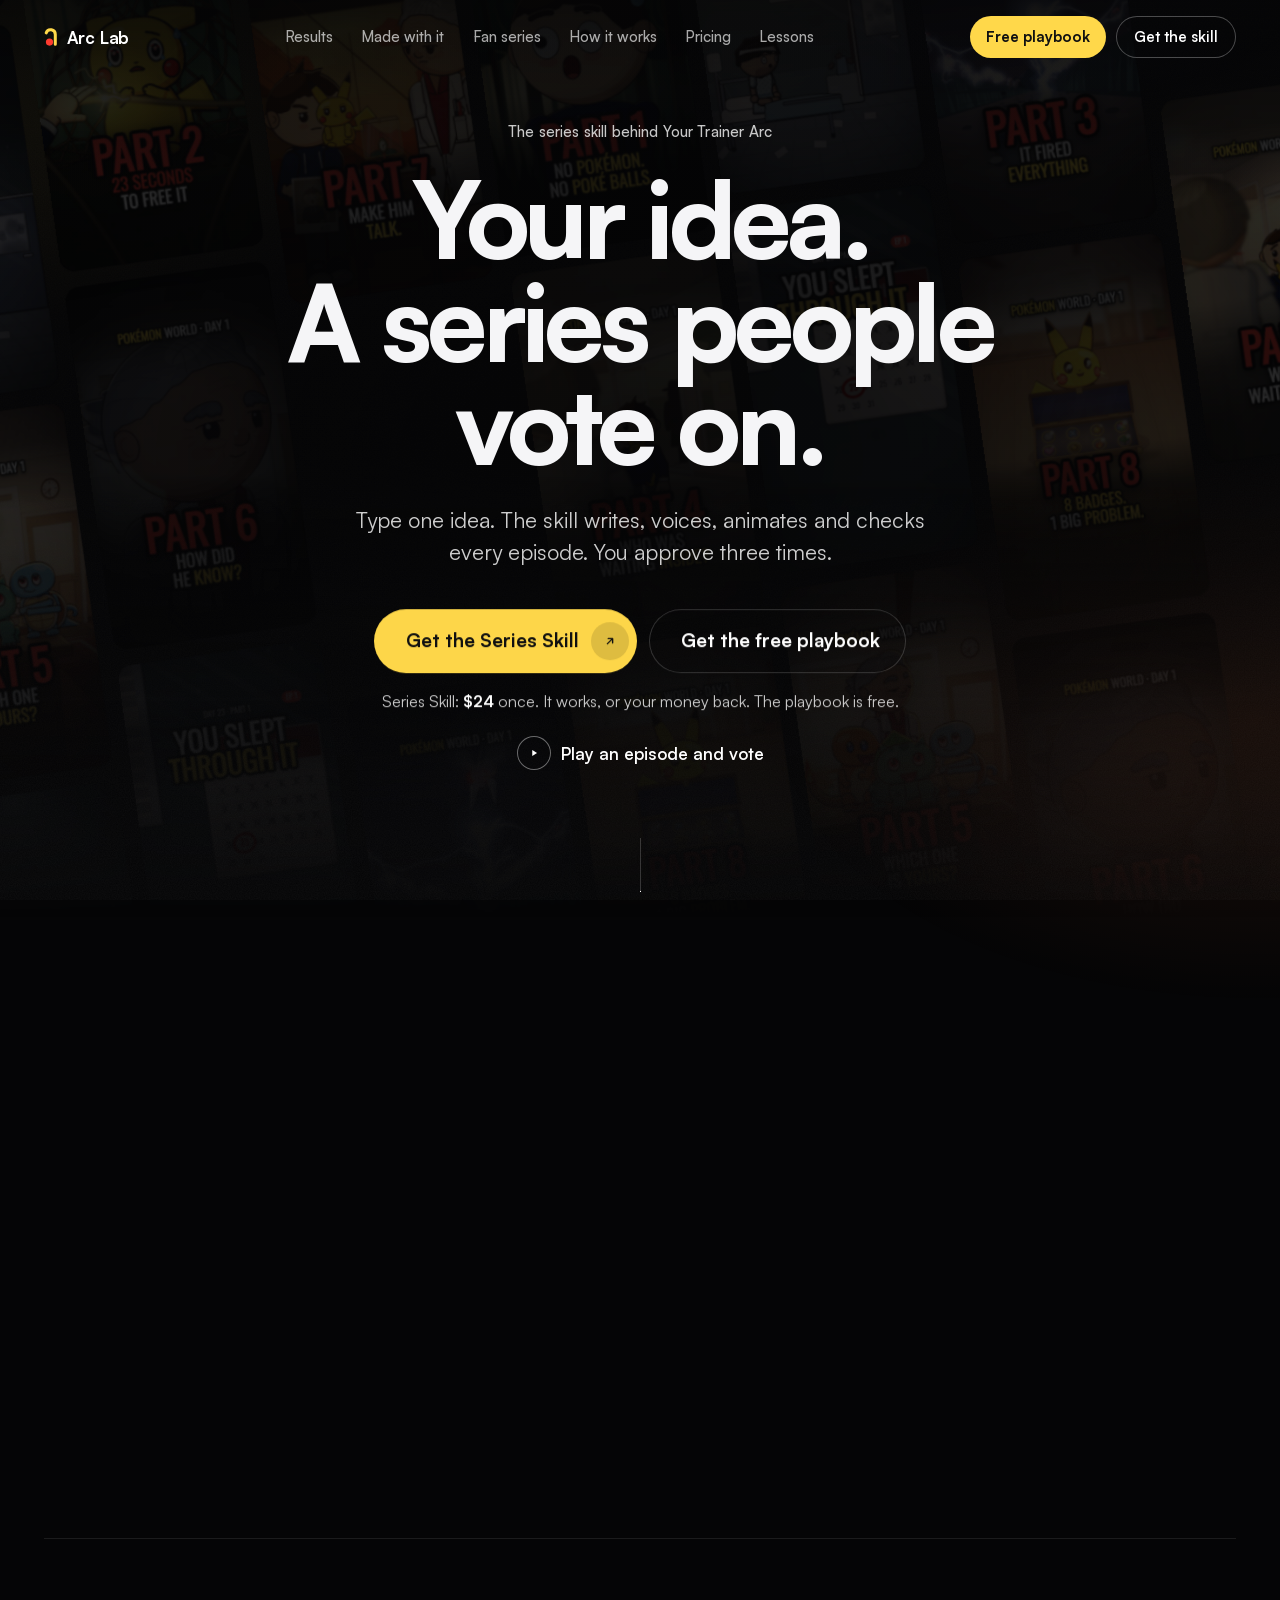
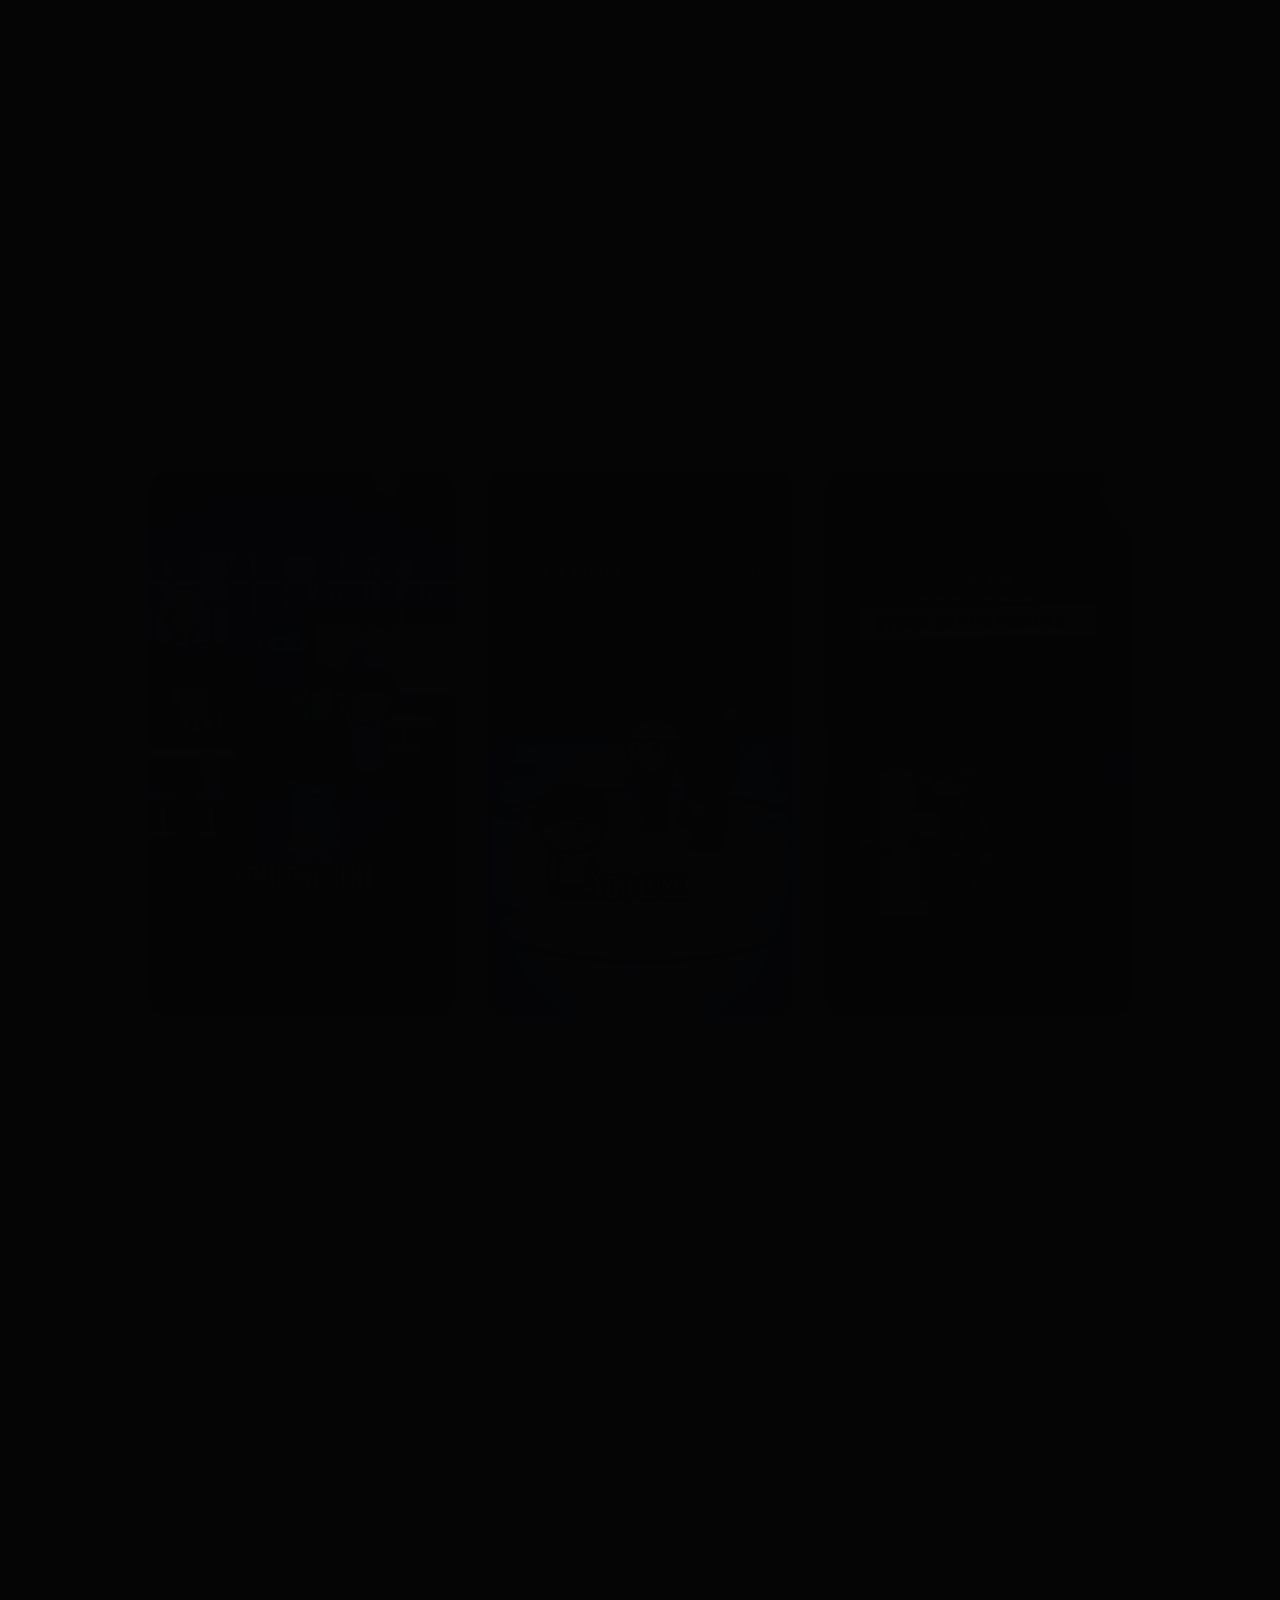
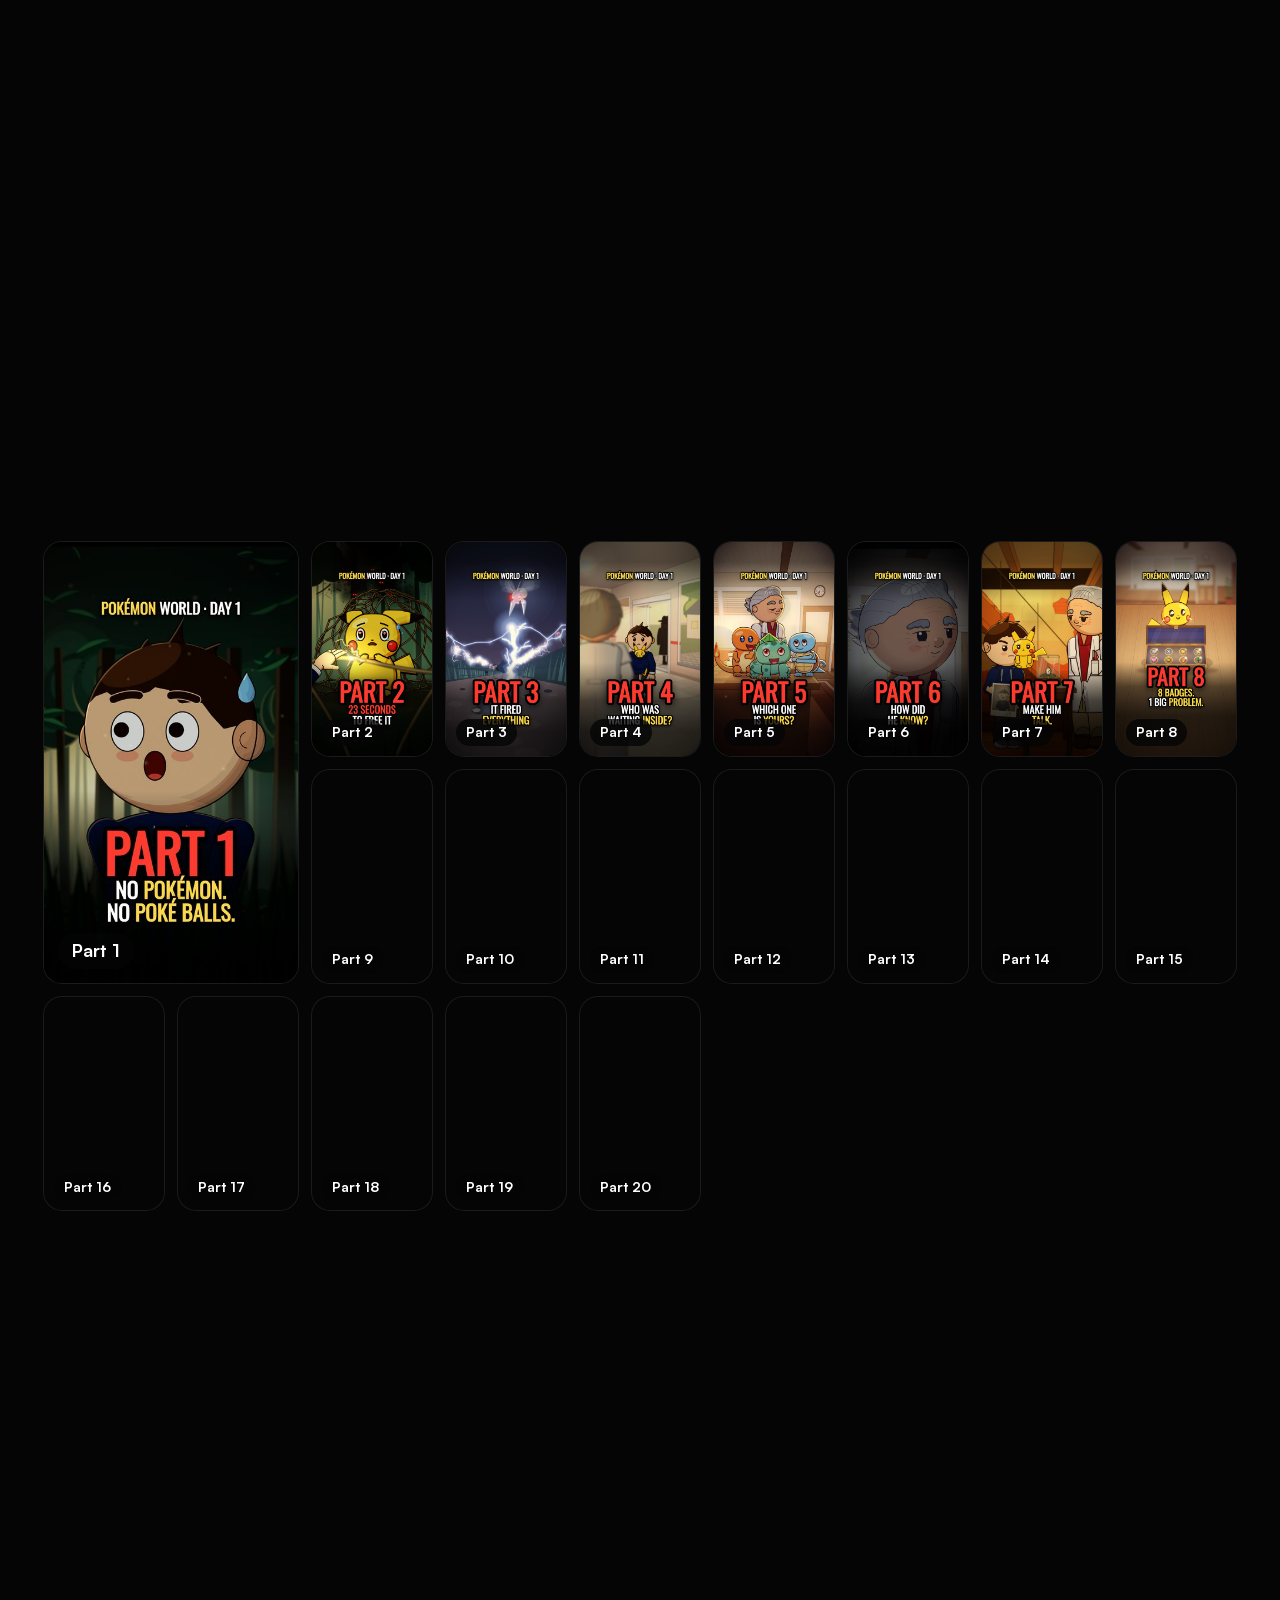
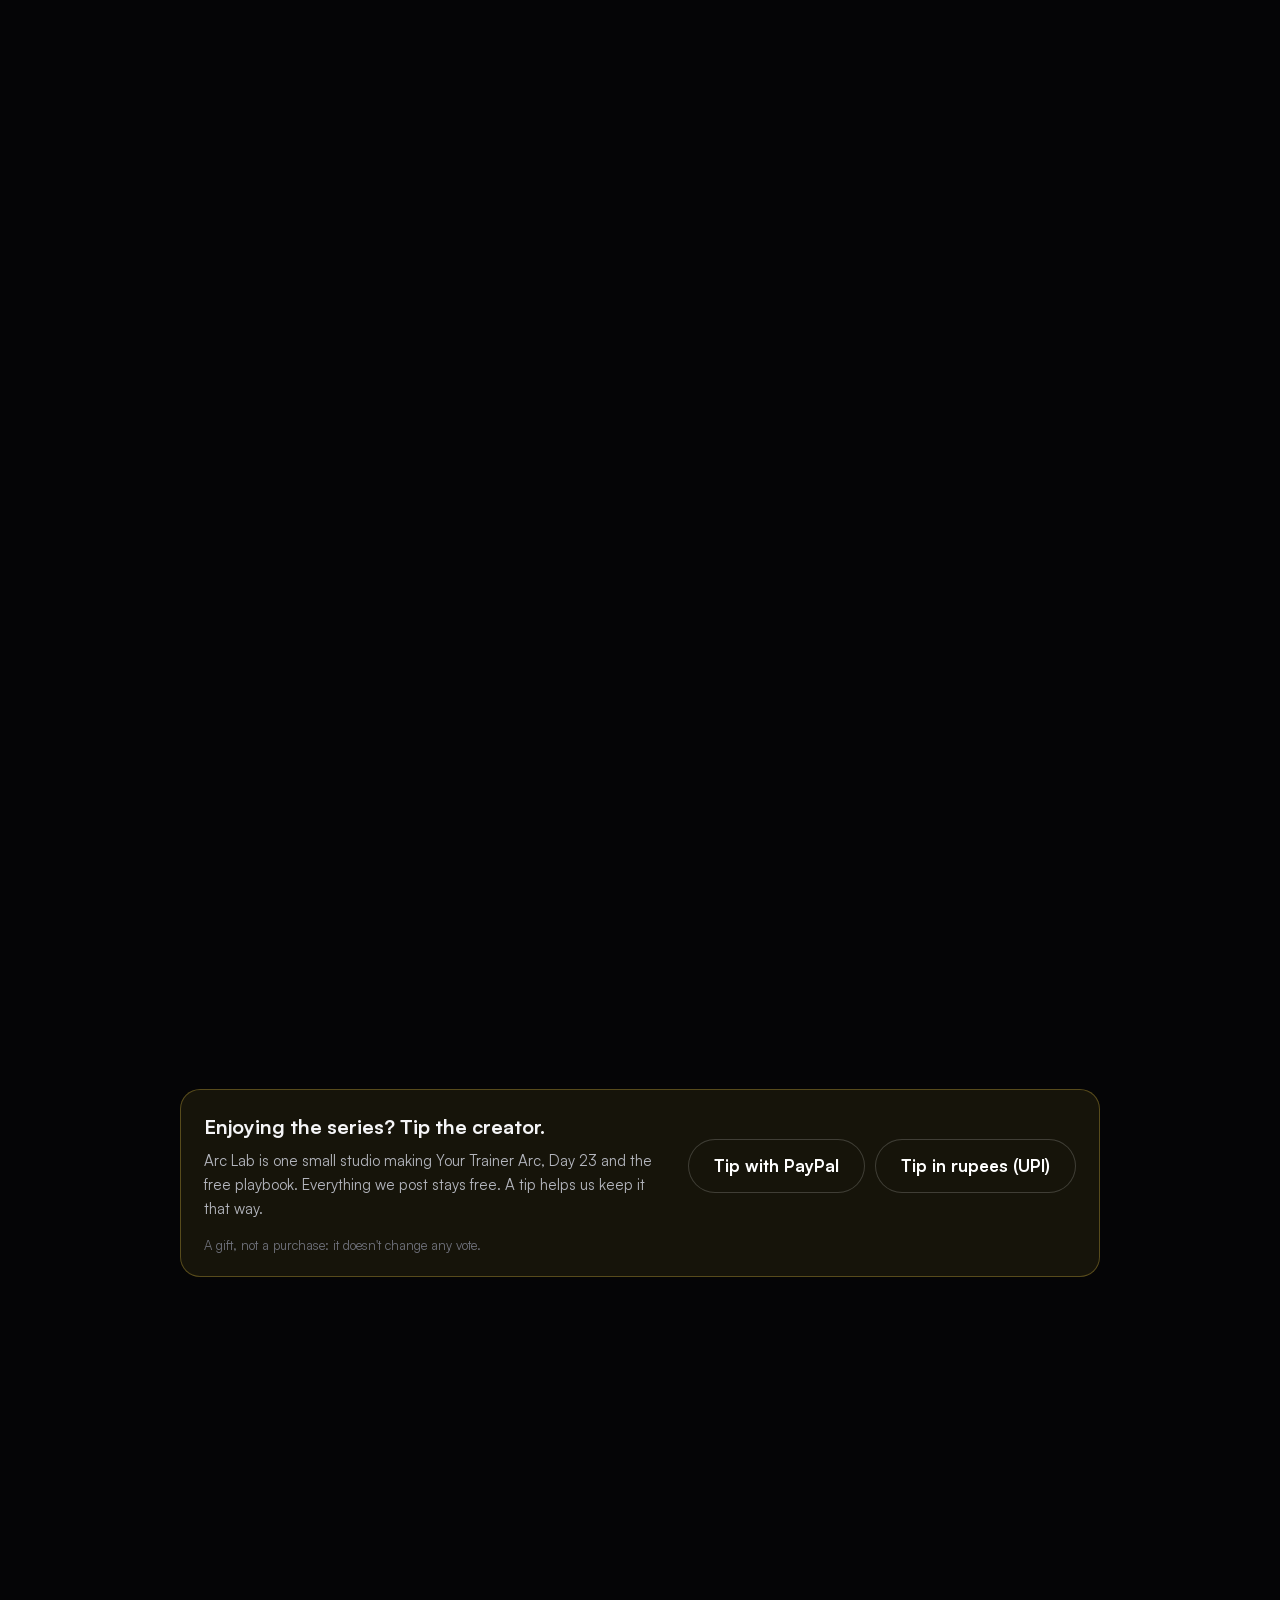
<file: yta/index.html>
<!doctype html>
<html lang="en">
<head>
<meta charset="utf-8">
<meta name="viewport" content="width=device-width, initial-scale=1">
<meta http-equiv="Content-Security-Policy" content="default-src 'none'; base-uri 'none'; form-action 'none'">
<meta name="robots" content="noindex">
<meta name="referrer" content="no-referrer">
<meta http-equiv="refresh" content="0; url=/?utm_source=instagram&amp;utm_medium=bio&amp;utm_campaign=yta">
<title>Arc Lab</title>
<meta name="description" content="A code toolkit for voted, animated story series: our code draws every frame. The method behind Your Trainer Arc, whose Instagram account got 4M views in 20 days. $24 once, works-or-refund guarantee, free playbook.">
<link rel="canonical" href="https://arclabstudios.com/">
<meta property="og:type" content="website">
<meta property="og:site_name" content="Arc Lab">
<meta property="og:title" content="Arc Lab: the series skill behind Your Trainer Arc">
<meta property="og:description" content="A code toolkit for voted, animated story series: our code draws every frame. The method behind Your Trainer Arc, whose Instagram account got 4M views in 20 days. $24 once, works-or-refund guarantee, free playbook.">
<meta property="og:url" content="https://arclabstudios.com/">
<meta property="og:image" content="https://arclabstudios.com/assets/og.png">
<meta property="og:image:width" content="1200">
<meta property="og:image:height" content="630">
<meta property="og:image:alt" content="Arc Lab. Your idea. A series people vote on.">
<meta name="twitter:card" content="summary_large_image">
</head>
<body>
<!-- Short link for the Your Trainer Arc bio: opens the home page with its tags, so visits and sales from it count as instagram / bio / yta. -->
<p><a href="/?utm_source=instagram&amp;utm_medium=bio&amp;utm_campaign=yta">Continue to Arc Lab</a></p>
</body>
</html>
</file>
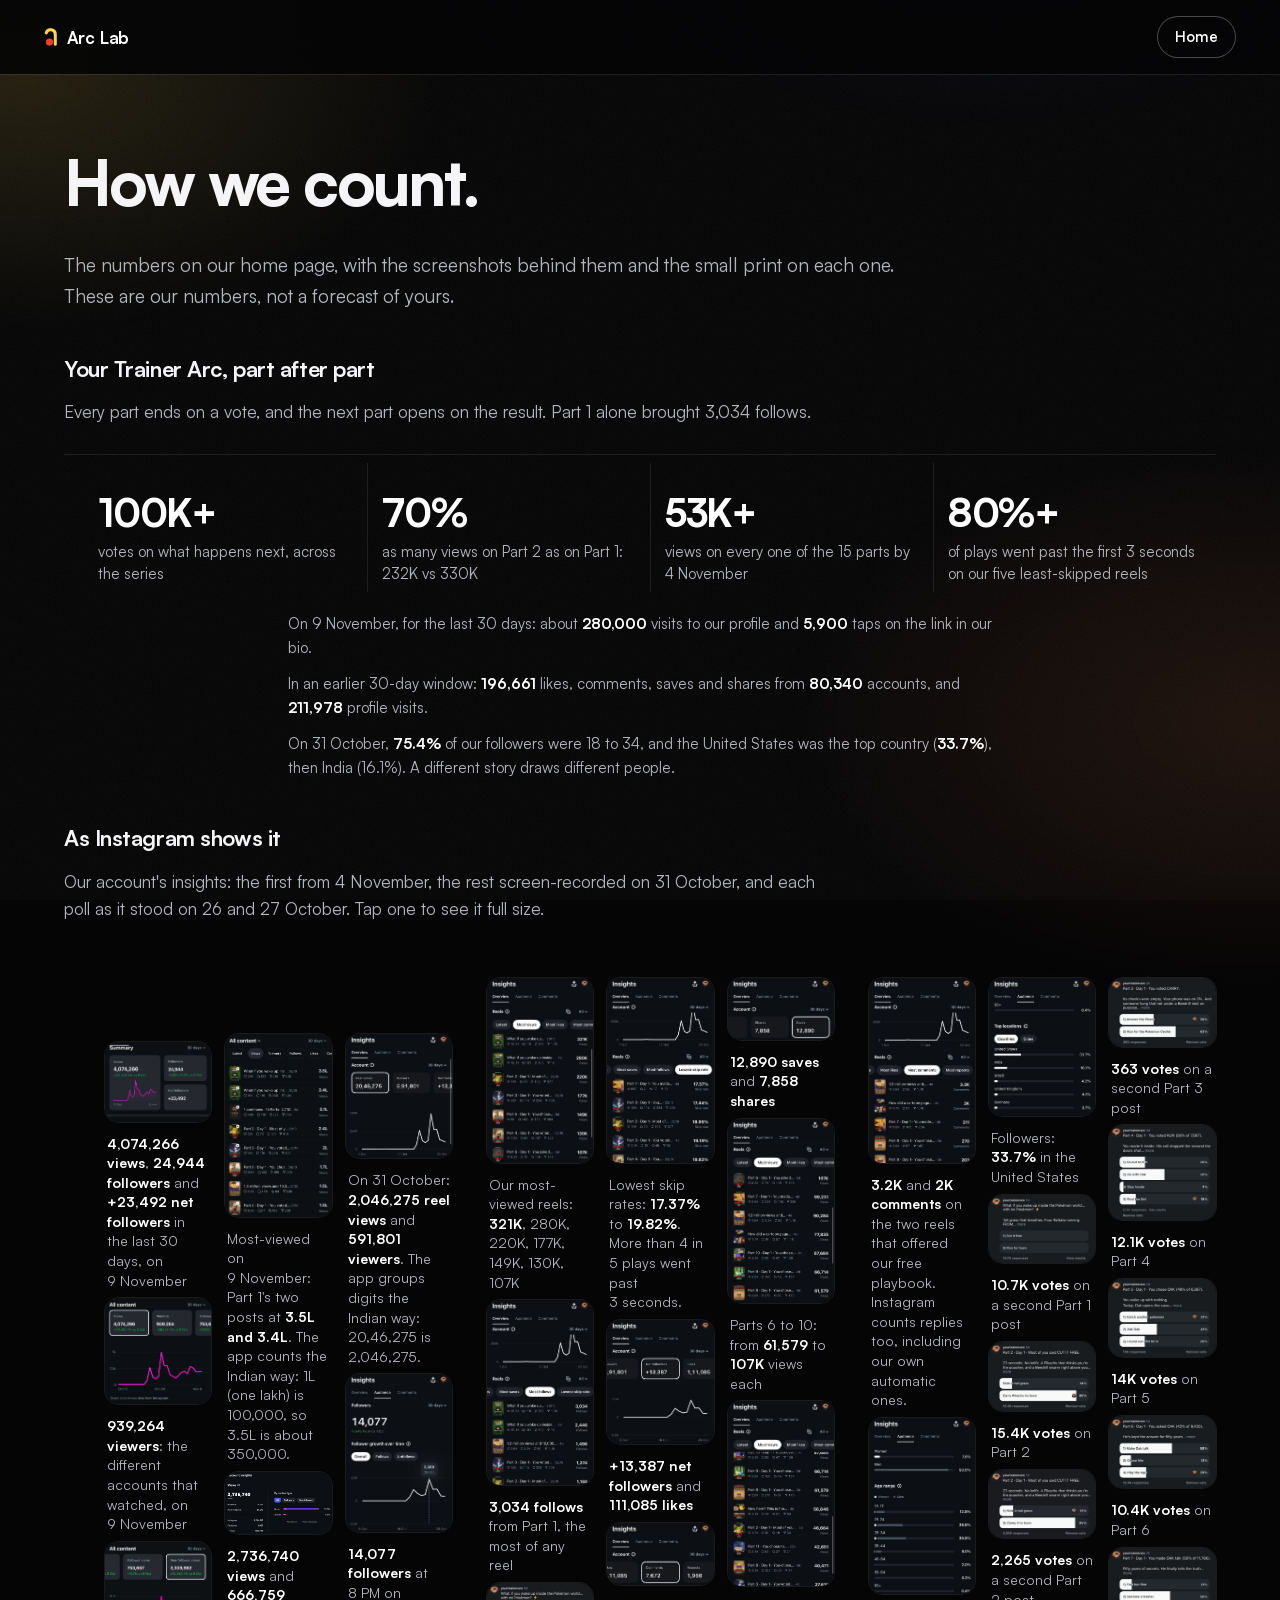
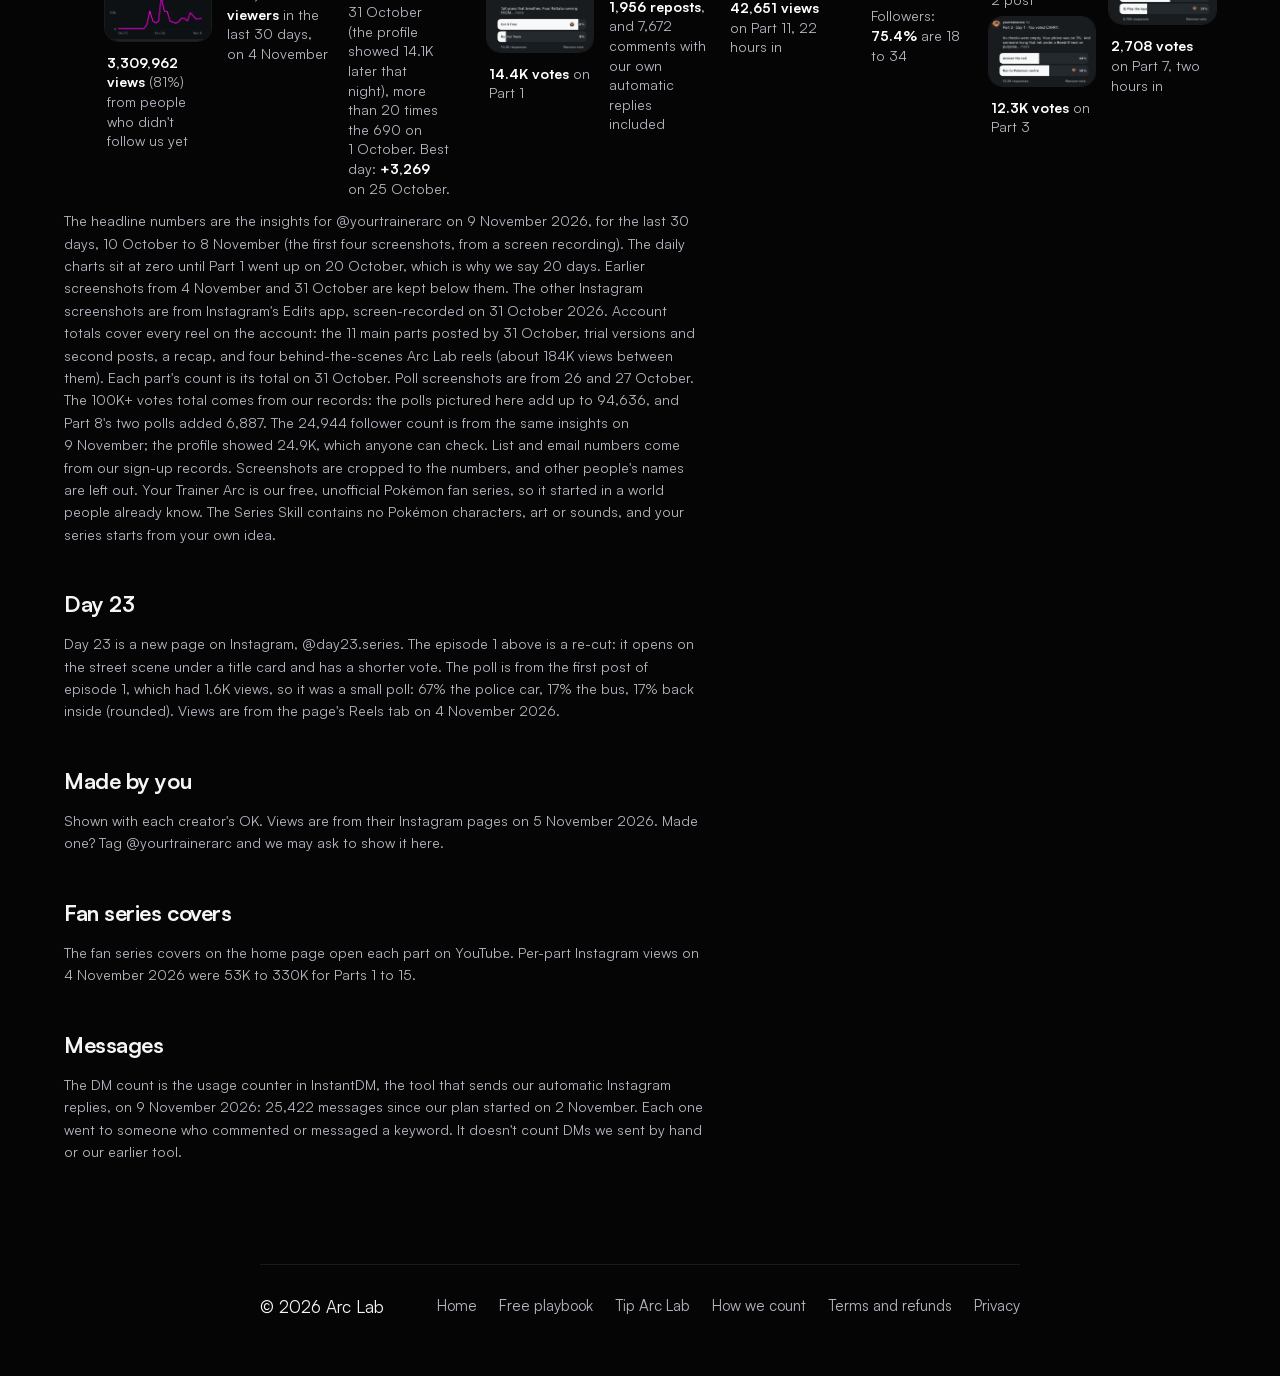
<file: how-we-count.html>
<!doctype html>
<html lang="en">
<head>
<meta charset="utf-8">
<meta name="viewport" content="width=device-width, initial-scale=1, viewport-fit=cover">
<meta http-equiv="Content-Security-Policy" content="default-src 'none'; script-src 'self' https://cloud.umami.is; style-src 'self'; img-src 'self' data:; font-src 'self'; connect-src https://gateway.umami.is; base-uri 'none'; form-action 'none'">
<title>How we count | Arc Lab</title>
<meta name="description" content="Every Instagram screenshot behind the numbers on arclabstudios.com, and how we count views, votes, followers and sales.">
<meta name="theme-color" content="#050506">
<meta name="referrer" content="no-referrer">
<link rel="icon" href="favicon.ico" sizes="32x32">
<link rel="icon" href="assets/favicon.svg?v=2" type="image/svg+xml">
<link rel="apple-touch-icon" href="assets/apple-touch-icon.png">
<link rel="preload" href="assets/fonts/Satoshi-Variable.woff2" as="font" type="font/woff2" crossorigin>
<link rel="stylesheet" href="assets/site.css?v=28">
<script defer src="assets/links.js?v=1"></script>
</head>
<body>
<a class="skip" href="#main">Skip to the numbers</a>
<header class="bar solid">
  <a class="mark" href="./" aria-label="Arc Lab, home">
    <svg viewBox="14 0 36 64" width="13.5" height="24" aria-hidden="true"><g transform="translate(-0.875 -1.75)"><path d="M45 53 V27 A12.5 12.5 0 0 0 20.75 22.72" fill="none" stroke="currentColor" stroke-width="8" stroke-linecap="round"/><circle cx="29.5" cy="47.2" r="9.6" class="mark-dot"/></g></svg>
    Arc Lab
  </a>
  <a class="bar-cta" href="./">Home</a>
</header>

<main id="main" class="doc doc-wide">
  <h1>How we count.</h1>
  <p class="lede">The numbers on our home page, with the screenshots behind them and the small print on each one. These are our numbers, not a forecast of yours.</p>

  <h2 id="yta">Your Trainer Arc, part after part</h2>
  <p>Every part ends on a vote, and the next part opens on the result. Part&nbsp;1 alone brought 3,034 follows.</p>
      <ul class="figures" aria-label="How the series did, part after part">
        <li><b>100K+</b><span>votes on what happens next, across the series</span></li>
        <li><b>70%</b><span>as many views on Part&nbsp;2 as on Part&nbsp;1: 232K vs 330K</span></li>
        <li><b>53K+</b><span>views on every one of the 15 parts by 4&nbsp;November</span></li>
        <li><b>80%+</b><span>of plays went past the first 3&nbsp;seconds on our five least-skipped reels</span></li>
      </ul>
      <p class="tally">On 9&nbsp;November, for the last 30 days: about <b>280,000</b> visits to our profile and <b>5,900</b> taps on the link in our bio.</p>
      <p class="tally">In an earlier 30-day window: <b>196,661</b> likes, comments, saves and shares from <b>80,340</b> accounts, and <b>211,978</b> profile visits.</p>
      <p class="tally">On 31&nbsp;October, <b>75.4%</b> of our followers were 18 to 34, and the United States was the top country (<b>33.7%</b>), then India (16.1%). A different story draws different people.</p>

  <h2 id="screenshots">As Instagram shows it</h2>
  <p>Our account's insights: the first from 4&nbsp;November, the rest screen-recorded on 31&nbsp;October, and each poll as it stood on 26 and 27&nbsp;October. Tap one to see it full size.</p>
  <ul class="wall">
      <ul class="wall">
        <li><a href="assets/proof/ig_summary_9nov.jpg"><img src="assets/proof/ig_summary_9nov.jpg" width="900" height="672" loading="lazy" alt="Instagram dashboard for @yourtrainerarc on 9 November, last 30 days (10 October to 8 November): Views 4,074,266, Followers 24,944, Net followers +23,492."></a><p><b>4,074,266 views</b>, <b>24,944 followers</b> and <b>+23,492 net followers</b> in the last 30 days, on 9&nbsp;November</p></li>
        <li><a href="assets/proof/ig_views_viewers_9nov.jpg"><img src="assets/proof/ig_views_viewers_9nov.jpg" width="900" height="896" loading="lazy" alt="Instagram performance tab, last 30 days: Views 4,074,266 and Viewers 939,264, with a daily chart that stays at zero until about 20 October."></a><p><b>939,264 viewers</b>: the different accounts that watched, on 9&nbsp;November</p></li>
        <li><a href="assets/proof/ig_nonfollower_9nov.jpg"><img src="assets/proof/ig_nonfollower_9nov.jpg" width="900" height="836" loading="lazy" alt="Instagram performance tab, last 30 days: Follower views 753,657 and Non-follower views 3,309,962."></a><p><b>3,309,962 views</b> (81%) from people who didn't follow us yet</p></li>
        <li><a href="assets/proof/ig_top_reels_9nov.jpg"><img src="assets/proof/ig_top_reels_9nov.jpg" width="900" height="1544" loading="lazy" alt="Instagram content sorted by views, last 30 days: Part 1's two posts at 3.5L and 3.4L, an Arc Lab reel at 3.1L, Part 2 at 2.4L, Part 3 at 2L, Part 5 at 1.7L, a behind-the-scenes reel at 1.5L and Part 4 at 1.5L."></a><p>Most-viewed on 9&nbsp;November: Part&nbsp;1's two posts at <b>3.5L and 3.4L</b>. The app counts the Indian way: 1L (one lakh) is 100,000, so 3.5L is about 350,000.</p></li>
        <li><a href="assets/proof/ig_views_4nov.jpg"><img src="assets/proof/ig_views_4nov.jpg" width="840" height="490" loading="lazy" alt="Instagram account insights for @yourtrainerarc on 4 November, last 30 days: Views 2,736,740, 85.3% from non-followers, 93.2% from reels, and Viewers 666,759."></a><p><b>2,736,740 views</b> and <b>666,759 viewers</b> in the last 30 days, on 4&nbsp;November</p></li>
        <li><a href="assets/proof/ig_views.jpg"><img src="assets/proof/ig_views.jpg" width="900" height="1052" loading="lazy" alt="Instagram insights for @yourtrainerarc, last 30 days: Reel views 20,46,275 and Viewers 5,91,801, with a daily views chart that stays near zero until 19 to 20 October, then rises."></a><p>On 31&nbsp;October: <b>2,046,275 reel views</b> and <b>591,801 viewers</b>. The app groups digits the Indian way: 20,46,275 is 2,046,275.</p></li>
        <li><a href="assets/proof/ig_followers.jpg"><img src="assets/proof/ig_followers.jpg" width="900" height="1328" loading="lazy" alt="Instagram audience tab: Followers 14,077, up 1,940.1% since 1 October, with the follower growth chart showing 3,269 on 25 October."></a><p><b>14,077 followers</b> at 8&nbsp;PM on 31&nbsp;October (the profile showed 14.1K later that night), more than 20 times the 690 on 1&nbsp;October. Best day: <b>+3,269</b> on 25&nbsp;October.</p></li>
        <li><a href="assets/proof/ig_most_views.jpg"><img src="assets/proof/ig_most_views.jpg" width="900" height="1560" loading="lazy" alt="Instagram reels sorted by most views: 321K, 280K, 220K, 177K, 149K, 130K and 107K."></a><p>Our most-viewed reels: <b>321K</b>, 280K, 220K, 177K, 149K, 130K, 107K</p></li>
        <li><a href="assets/proof/ig_most_follows.jpg"><img src="assets/proof/ig_most_follows.jpg" width="900" height="1560" loading="lazy" alt="Instagram reels sorted by most follows: 3,034, 2,446, 1,496, 1,274 and 1,150."></a><p><b>3,034 follows</b> from Part&nbsp;1, the most of any reel</p></li>
        <li><a href="assets/proof/vote_p1.jpg"><img src="assets/proof/vote_p1.jpg" width="920" height="593" loading="lazy" alt="Part 1 poll on Instagram: 14.4K responses."></a><p><b>14.4K votes</b> on Part 1</p></li>
        <li><a href="assets/proof/ig_skip.jpg"><img src="assets/proof/ig_skip.jpg" width="900" height="1560" loading="lazy" alt="Instagram reels sorted by lowest skip rate: 17.37%, 17.44%, 18.95%, 19.19% and 19.82%."></a><p>Lowest skip rates: <b>17.37%</b> to <b>19.82%</b>. More than 4 in 5 plays went past 3&nbsp;seconds.</p></li>
        <li><a href="assets/proof/ig_net_followers.jpg"><img src="assets/proof/ig_net_followers.jpg" width="900" height="1052" loading="lazy" alt="Instagram insights, last 30 days: Net followers +13,387 and Likes 1,11,085, with the daily follower chart."></a><p><b>+13,387 net followers</b> and <b>111,085 likes</b></p></li>
        <li><a href="assets/proof/ig_likes_comments.jpg"><img src="assets/proof/ig_likes_comments.jpg" width="900" height="522" loading="lazy" alt="Instagram insights, last 30 days: Comments 7,672 and Reposts 1,956."></a><p><b>1,956 reposts</b>, and 7,672 comments with our own automatic replies included</p></li>
        <li><a href="assets/proof/ig_shares_saves.jpg"><img src="assets/proof/ig_shares_saves.jpg" width="900" height="522" loading="lazy" alt="Instagram insights, last 30 days: Shares 7,858 and Saves 12,890."></a><p><b>12,890 saves</b> and <b>7,858 shares</b></p></li>
        <li><a href="assets/proof/ig_most_views_2.jpg"><img src="assets/proof/ig_most_views_2.jpg" width="900" height="1560" loading="lazy" alt="More reels by views: Part 6 107K, Part 7 99,231, two behind-the-scenes reels at 90,284 and 77,835, Part 10 67,684, Part 9 66,714 and Part 8 61,579."></a><p>Parts 6 to 10: from <b>61,579</b> to <b>107K</b> views each</p></li>
        <li><a href="assets/proof/ig_most_views_3.jpg"><img src="assets/proof/ig_most_views_3.jpg" width="900" height="1560" loading="lazy" alt="More reels by views, including Part 11 at 42,651, 22 hours after posting."></a><p><b>42,651 views</b> on Part 11, 22 hours in</p></li>
        <li><a href="assets/proof/ig_most_comments.jpg"><img src="assets/proof/ig_most_comments.jpg" width="900" height="1560" loading="lazy" alt="Instagram reels sorted by most comments: 3.2K and 2K on two behind-the-scenes reels, then 311, 270 and 203."></a><p><b>3.2K</b> and <b>2K comments</b> on the two reels that offered our free playbook. Instagram counts replies too, including our own automatic ones.</p></li>
        <li><a href="assets/proof/ig_gender_age.jpg"><img src="assets/proof/ig_gender_age.jpg" width="900" height="1493" loading="lazy" alt="Instagram audience, followers: women 7.0%, men 93.0%; ages 13 to 17 12.8%, 18 to 24 35.6%, 25 to 34 39.8%, 35 to 44 9.0%, 45 to 54 2.0%, 55 to 64 0.3%, 65 and over 0.4%."></a><p>Followers: <b>75.4%</b> are 18 to 34</p></li>
        <li><a href="assets/proof/ig_countries.jpg"><img src="assets/proof/ig_countries.jpg" width="900" height="1164" loading="lazy" alt="Instagram audience, followers' top countries: United States 33.7%, India 16.1%, Brazil 4.2%, United Kingdom 4.1%, Germany 3.7%."></a><p>Followers: <b>33.7%</b> in the United States</p></li>
        <li><a href="assets/proof/vote_p1t.jpg"><img src="assets/proof/vote_p1t.jpg" width="920" height="593" loading="lazy" alt="Poll on a second Part 1 post: 10.7K responses."></a><p><b>10.7K votes</b> on a second Part 1 post</p></li>
        <li><a href="assets/proof/vote_p2.jpg"><img src="assets/proof/vote_p2.jpg" width="920" height="593" loading="lazy" alt="Part 2 poll on Instagram: 15.4K responses."></a><p><b>15.4K votes</b> on Part 2</p></li>
        <li><a href="assets/proof/vote_p2t.jpg"><img src="assets/proof/vote_p2t.jpg" width="920" height="593" loading="lazy" alt="Poll on a second Part 2 post: 2,265 responses."></a><p><b>2,265 votes</b> on a second Part 2 post</p></li>
        <li><a href="assets/proof/vote_p3.jpg"><img src="assets/proof/vote_p3.jpg" width="920" height="593" loading="lazy" alt="Part 3 poll on Instagram: 12.3K responses."></a><p><b>12.3K votes</b> on Part 3</p></li>
        <li><a href="assets/proof/vote_p3t.jpg"><img src="assets/proof/vote_p3t.jpg" width="920" height="593" loading="lazy" alt="Poll on a second Part 3 post: 363 responses."></a><p><b>363 votes</b> on a second Part 3 post</p></li>
        <li><a href="assets/proof/vote_p4.jpg"><img src="assets/proof/vote_p4.jpg" width="920" height="813" loading="lazy" alt="Part 4 poll on Instagram: 12.1K responses."></a><p><b>12.1K votes</b> on Part 4</p></li>
        <li><a href="assets/proof/vote_p5.jpg"><img src="assets/proof/vote_p5.jpg" width="920" height="673" loading="lazy" alt="Part 5 poll on Instagram: 14K responses."></a><p><b>14K votes</b> on Part 5</p></li>
        <li><a href="assets/proof/vote_p6.jpg"><img src="assets/proof/vote_p6.jpg" width="920" height="628" loading="lazy" alt="Part 6 poll on Instagram: 10.4K responses."></a><p><b>10.4K votes</b> on Part 6</p></li>
        <li><a href="assets/proof/vote_p7.jpg"><img src="assets/proof/vote_p7.jpg" width="920" height="663" loading="lazy" alt="Part 7 poll on Instagram, two hours after posting: 2,708 responses."></a><p><b>2,708 votes</b> on Part 7, two hours in</p></li>
      </ul>
  </ul>
  <p class="fine">The headline numbers are the insights for @yourtrainerarc on 9&nbsp;November 2026, for the last 30 days, 10&nbsp;October to 8&nbsp;November (the first four screenshots, from a screen recording). The daily charts sit at zero until Part&nbsp;1 went up on 20&nbsp;October, which is why we say 20 days. Earlier screenshots from 4&nbsp;November and 31&nbsp;October are kept below them. The other Instagram screenshots are from Instagram's Edits app, screen-recorded on 31&nbsp;October 2026. Account totals cover every reel on the account: the 11 main parts posted by 31&nbsp;October, trial versions and second posts, a recap, and four behind-the-scenes Arc Lab reels (about 184K views between them). Each part's count is its total on 31&nbsp;October. Poll screenshots are from 26 and 27&nbsp;October. The 100K+ votes total comes from our records: the polls pictured here add up to 94,636, and Part&nbsp;8's two polls added 6,887. The 24,944 follower count is from the same insights on 9&nbsp;November; the profile showed 24.9K, which anyone can check. List and email numbers come from our sign-up records. Screenshots are cropped to the numbers, and other people's names are left out. Your Trainer Arc is our free, unofficial Pokémon fan series, so it started in a world people already know. The Series Skill contains no Pokémon characters, art or sounds, and your series starts from your own idea.</p>

  <h2 id="day23">Day 23</h2>
  <p class="fine">Day 23 is a new page on Instagram, @day23.series. The episode 1 above is a re-cut: it opens on the street scene under a title card and has a shorter vote. The poll is from the first post of episode 1, which had 1.6K views, so it was a small poll: 67% the police car, 17% the bus, 17% back inside (rounded). Views are from the page's Reels tab on 4&nbsp;November 2026.</p>

  <h2 id="made-by-you">Made by you</h2>
  <p class="fine">Shown with each creator's OK. Views are from their Instagram pages on 5&nbsp;November 2026. Made one? Tag @yourtrainerarc and we may ask to show it here.</p>

  <h2 id="fan-series">Fan series covers</h2>
  <p class="fine">The fan series covers on the home page open each part on YouTube. Per-part Instagram views on 4&nbsp;November 2026 were 53K to 330K for Parts 1 to 15.</p>

  <h2 id="dms">Messages</h2>
  <p class="fine">The DM count is the usage counter in InstantDM, the tool that sends our automatic Instagram replies, on 9&nbsp;November 2026: 25,422 messages since our plan started on 2&nbsp;November. Each one went to someone who commented or messaged a keyword. It doesn't count DMs we sent by hand or our earlier tool.</p>
</main>

<div class="doc-foot">
  <footer class="foot">
    <div class="foot-row">
      <p>© 2026 Arc Lab</p>
      <nav aria-label="Footer"><a href="./">Home</a><a href="vote-loop.html">Free playbook</a><a href="support.html">Tip Arc Lab</a><a href="how-we-count.html" aria-current="page">How we count</a><a href="terms.html">Terms and refunds</a><a href="privacy.html">Privacy</a></nav>
    </div>
  </footer>
</div>
</body>
</html>
</file>
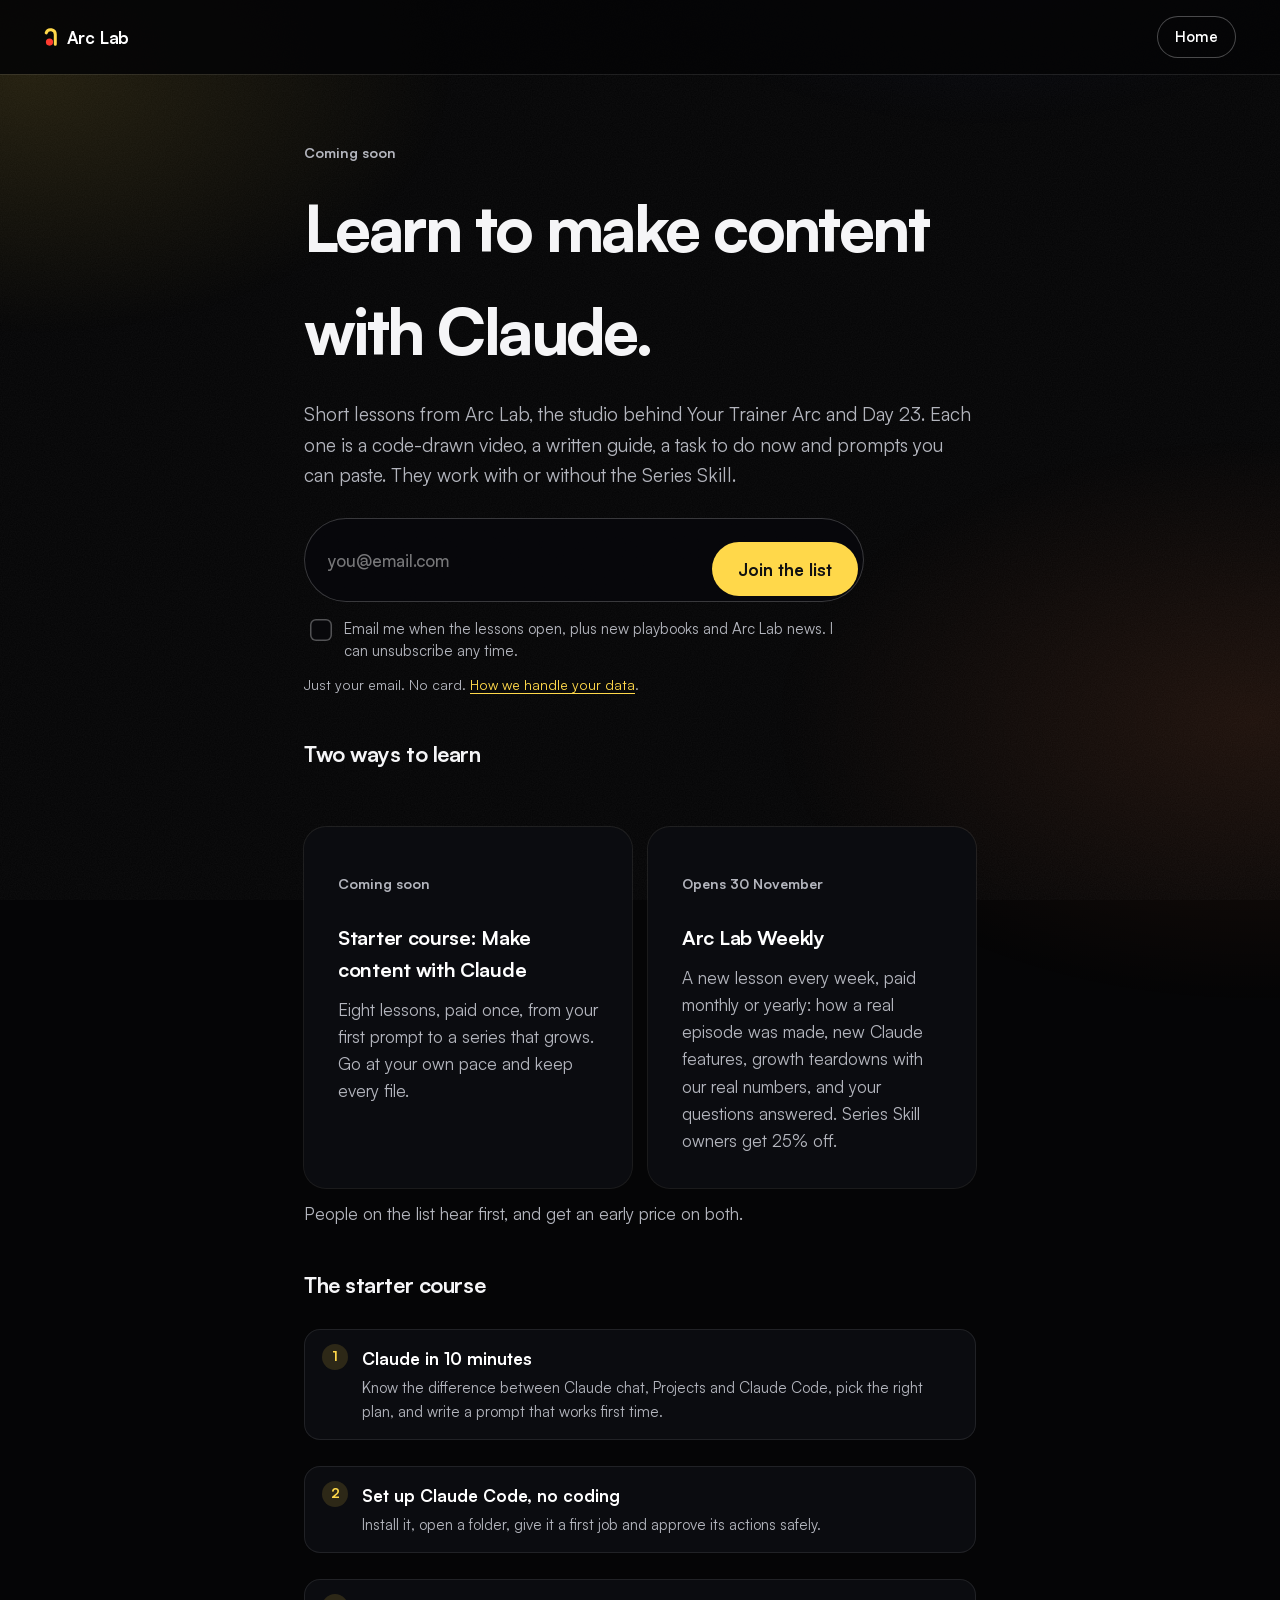
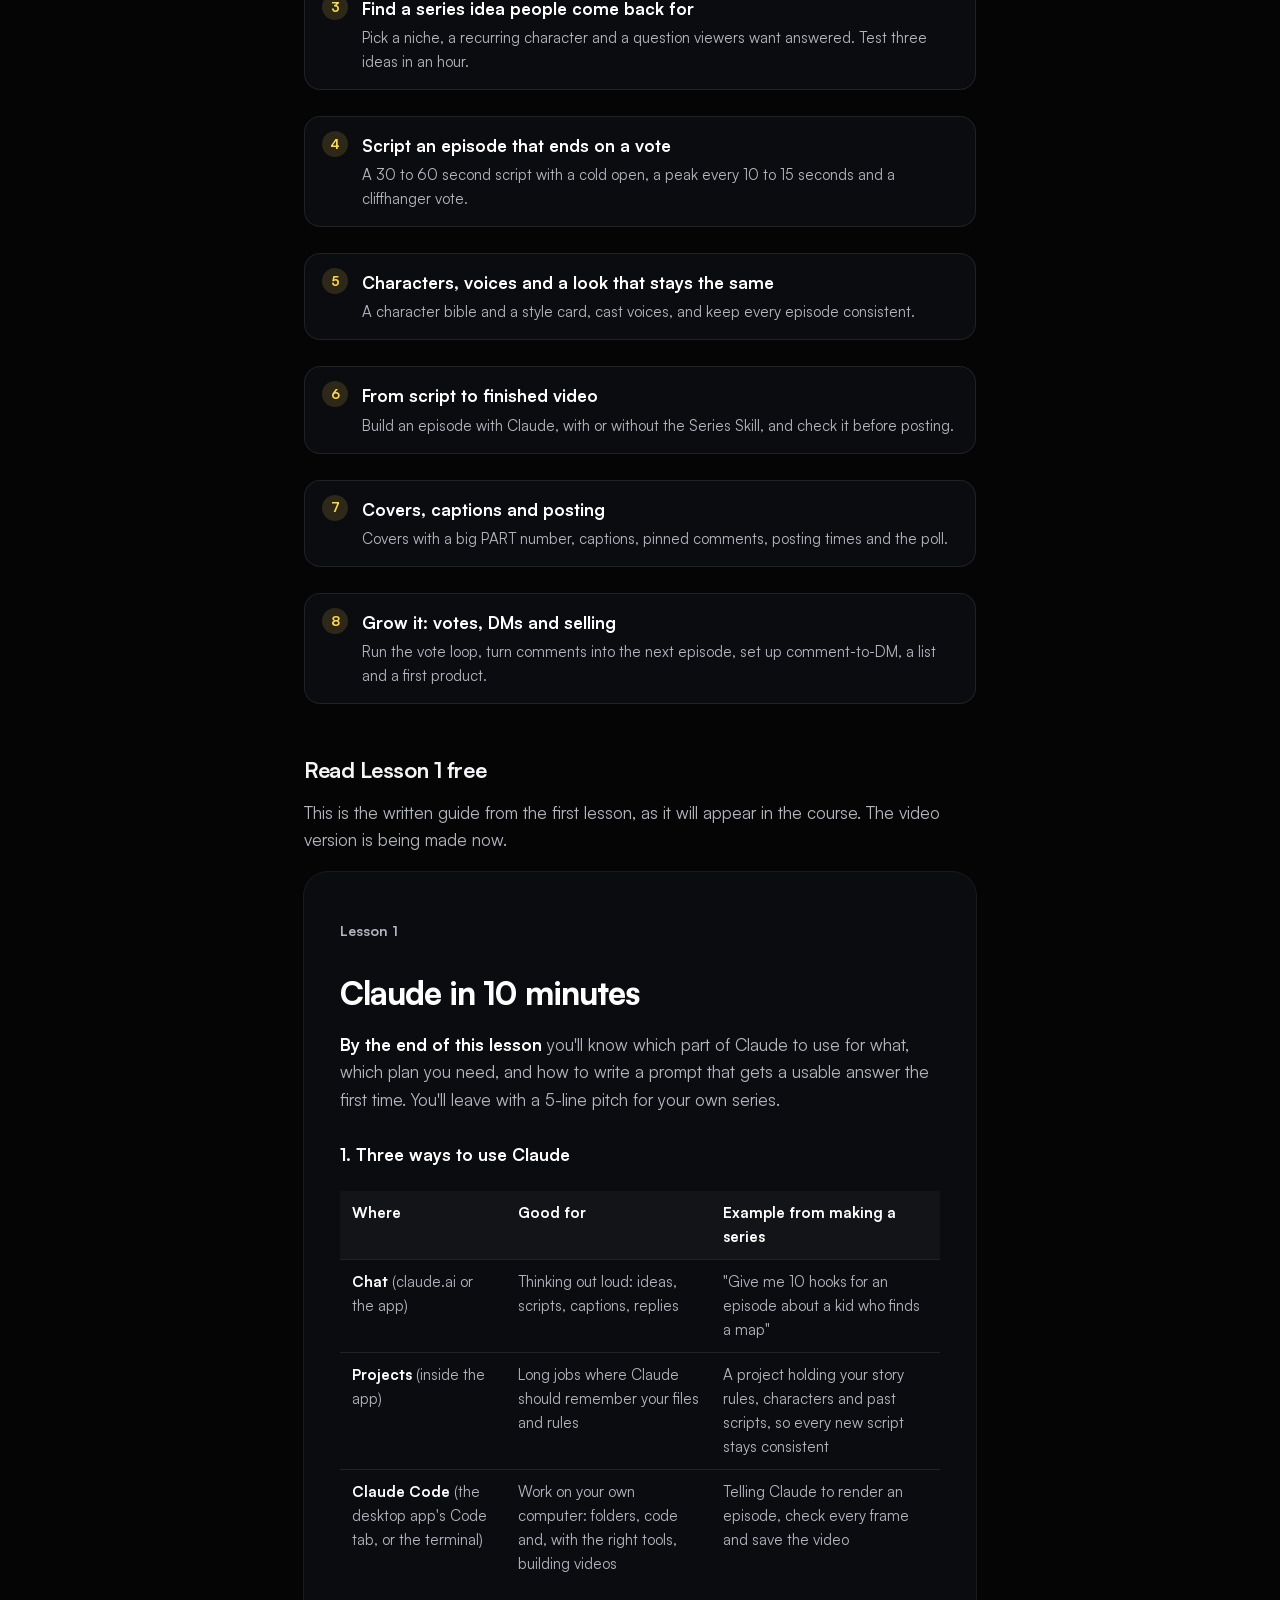
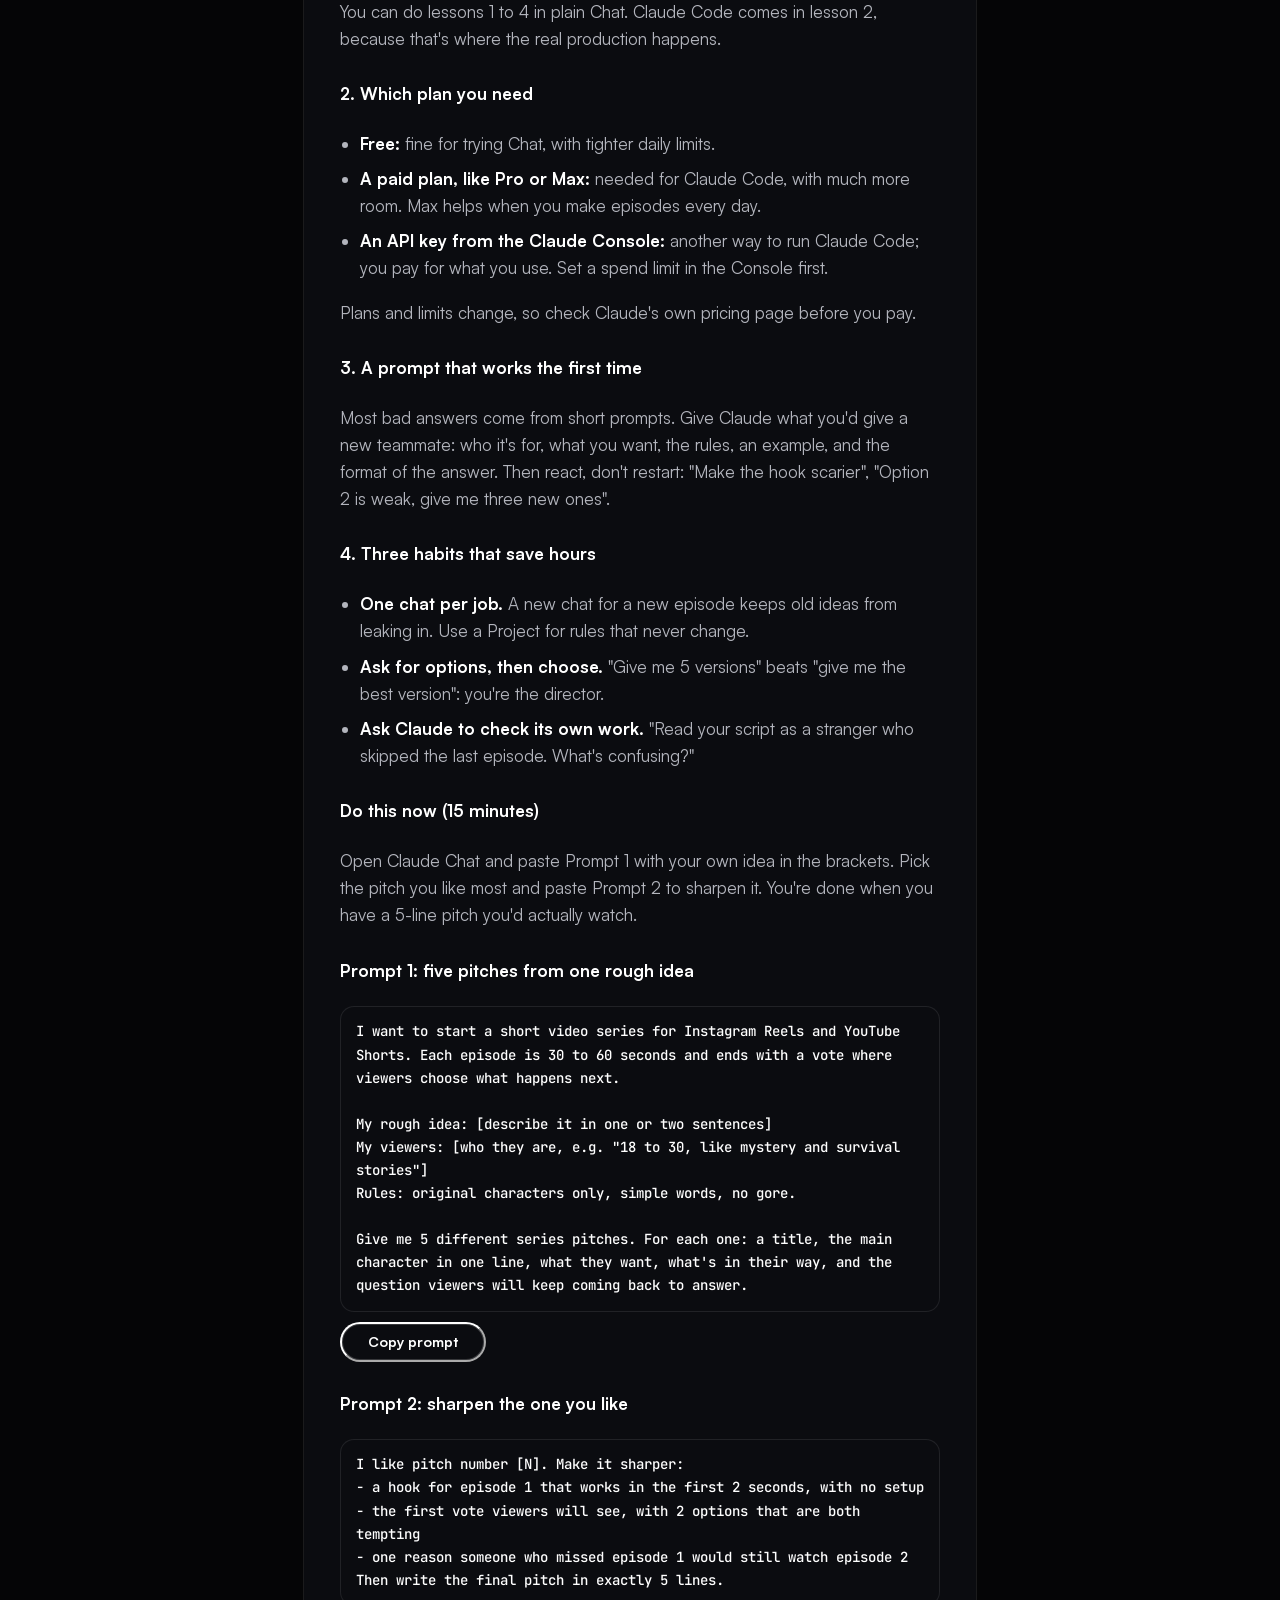
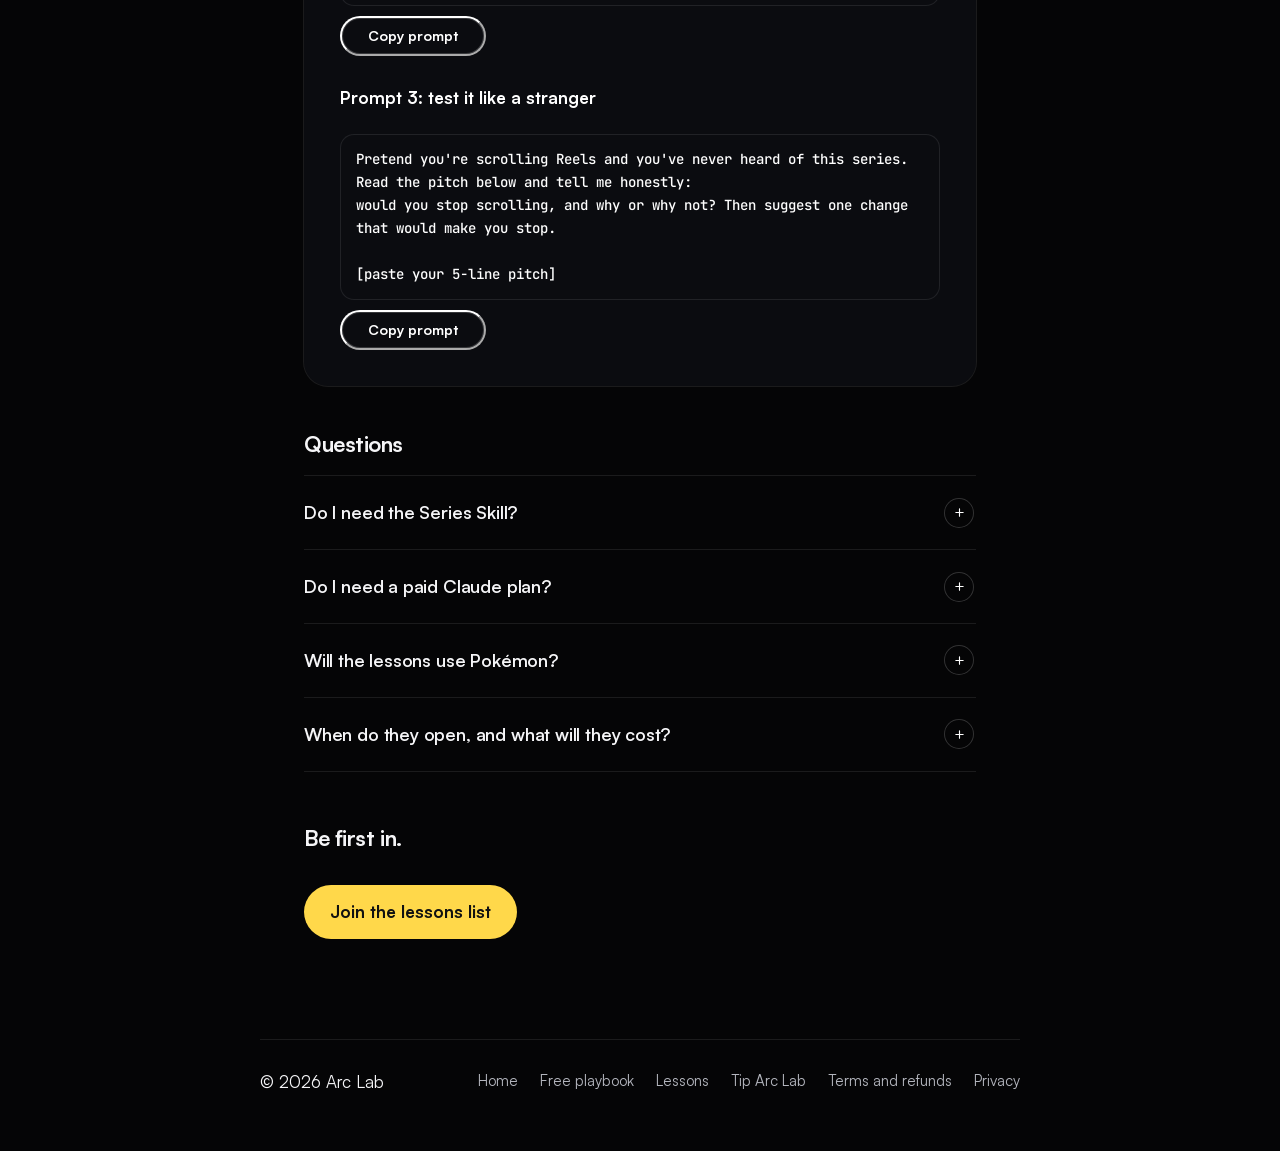
<file: lessons.html>
<!doctype html>
<html lang="en">
<head>
<meta charset="utf-8">
<meta name="viewport" content="width=device-width, initial-scale=1, viewport-fit=cover">
<meta http-equiv="Content-Security-Policy" content="default-src 'none'; script-src 'self' https://cloud.umami.is; style-src 'self'; img-src 'self' data:; font-src 'self'; connect-src https://gateway.umami.is https://docs.google.com https://app.kit.com; base-uri 'none'; form-action 'none'">
<title>Arc Lab Lessons</title>
<meta name="description" content="Lessons from Arc Lab on making content with Claude: a starter course and a weekly lesson, coming soon. Read Lesson 1 free.">
<meta name="theme-color" content="#050506">
<meta name="referrer" content="no-referrer">
<link rel="icon" href="favicon.ico" sizes="32x32">
<link rel="icon" href="assets/favicon.svg?v=2" type="image/svg+xml">
<link rel="apple-touch-icon" href="assets/apple-touch-icon.png">
<link rel="preload" href="assets/fonts/Satoshi-Variable.woff2" as="font" type="font/woff2" crossorigin>
<link rel="stylesheet" href="assets/site.css?v=28">
<script defer src="assets/links.js?v=1"></script>
<script defer src="assets/lessons.js?v=1"></script>
</head>
<body>
<a class="skip" href="#main">Skip to the lessons</a>
<header class="bar solid">
  <a class="mark" href="./" aria-label="Arc Lab, home">
    <svg viewBox="14 0 36 64" width="13.5" height="24" aria-hidden="true"><g transform="translate(-0.875 -1.75)"><path d="M45 53 V27 A12.5 12.5 0 0 0 20.75 22.72" fill="none" stroke="currentColor" stroke-width="8" stroke-linecap="round"/><circle cx="29.5" cy="47.2" r="9.6" class="mark-dot"/></g></svg>
    Arc Lab
  </a>
  <a class="bar-cta" href="./">Home</a>
</header>

<main id="main" class="doc lessons-page">
  <p class="lesson-when">Coming soon</p>
  <h1>Learn to make content with Claude.</h1>
  <p class="lede">Short lessons from Arc Lab, the studio behind Your Trainer Arc and Day 23. Each one is a code-drawn video, a written guide, a task to do now and prompts you can paste. They work with or without the Series Skill.</p>

  <section class="ls-join" id="join" aria-label="Join the lessons list">
    <form class="su lessons-form" novalidate>
      <div class="hj-row">
        <label class="sr" for="ls-email">Your email</label>
        <input id="ls-email" type="email" name="email" placeholder="you@email.com" autocomplete="email" required>
        <button type="submit" class="pill">Join the list</button>
      </div>
      <label class="su-tick" for="ls-ok"><input id="ls-ok" type="checkbox" required><span>Email me when the lessons open, plus new playbooks and Arc Lab news. I can unsubscribe any time.</span></label>
      <p class="hj-err su-err" aria-live="polite"></p>
    </form>
    <div class="ls-done" hidden tabindex="-1"><h3>You're on the list.</h3><p>We'll email you when the lessons open, with an early price for the list. Your free Vote Loop Playbook is on its way too.</p><p><a class="pill pill-line" href="vote-loop.html">Read the playbook now</a></p></div>
    <p class="fine">Just your email. No card. <a href="privacy.html">How we handle your data</a>.</p>
  </section>

  <h2>Two ways to learn</h2>
  <div class="lessons">
    <article class="lesson-card">
      <p class="lesson-when">Coming soon</p>
      <h3>Starter course: Make content with Claude</h3>
      <p>Eight lessons, paid once, from your first prompt to a series that grows. Go at your own pace and keep every file.</p>
    </article>
    <article class="lesson-card">
      <p class="lesson-when">Opens 30 November</p>
      <h3>Arc Lab Weekly</h3>
      <p>A new lesson every week, paid monthly or yearly: how a real episode was made, new Claude features, growth teardowns with our real numbers, and your questions answered. Series Skill owners get 25% off.</p>
    </article>
  </div>
  <p>People on the list hear first, and get an early price on both.</p>

  <h2>The starter course</h2>
  <ol class="ls-outline">
      <li><b>Claude in 10 minutes</b><span>Know the difference between Claude chat, Projects and Claude Code, pick the right plan, and write a prompt that works first time.</span></li>
      <li><b>Set up Claude Code, no coding</b><span>Install it, open a folder, give it a first job and approve its actions safely.</span></li>
      <li><b>Find a series idea people come back for</b><span>Pick a niche, a recurring character and a question viewers want answered. Test three ideas in an hour.</span></li>
      <li><b>Script an episode that ends on a vote</b><span>A 30 to 60 second script with a cold open, a peak every 10 to 15 seconds and a cliffhanger vote.</span></li>
      <li><b>Characters, voices and a look that stays the same</b><span>A character bible and a style card, cast voices, and keep every episode consistent.</span></li>
      <li><b>From script to finished video</b><span>Build an episode with Claude, with or without the Series Skill, and check it before posting.</span></li>
      <li><b>Covers, captions and posting</b><span>Covers with a big PART number, captions, pinned comments, posting times and the poll.</span></li>
      <li><b>Grow it: votes, DMs and selling</b><span>Run the vote loop, turn comments into the next episode, set up comment-to-DM, a list and a first product.</span></li>
  </ol>

  <h2 id="lesson-1">Read Lesson 1 free</h2>
  <p>This is the written guide from the first lesson, as it will appear in the course. The video version is being made now.</p>
  <article class="ls-sample">
    <p class="lesson-when">Lesson 1</p>
    <h3>Claude in 10 minutes</h3>
    <p><b>By the end of this lesson</b> you'll know which part of Claude to use for what, which plan you need, and how to write a prompt that gets a usable answer the first time. You'll leave with a 5-line pitch for your own series.</p>

    <h4>1. Three ways to use Claude</h4>
    <div class="ls-table"><table>
      <thead><tr><th>Where</th><th>Good for</th><th>Example from making a series</th></tr></thead>
      <tbody>
        <tr><td><b>Chat</b> (claude.ai or the app)</td><td>Thinking out loud: ideas, scripts, captions, replies</td><td>"Give me 10 hooks for an episode about a kid who finds a map"</td></tr>
        <tr><td><b>Projects</b> (inside the app)</td><td>Long jobs where Claude should remember your files and rules</td><td>A project holding your story rules, characters and past scripts, so every new script stays consistent</td></tr>
        <tr><td><b>Claude Code</b> (the desktop app's Code tab, or the terminal)</td><td>Work on your own computer: folders, code and, with the right tools, building videos</td><td>Telling Claude to render an episode, check every frame and save the video</td></tr>
      </tbody>
    </table></div>
    <p>You can do lessons 1 to 4 in plain Chat. Claude Code comes in lesson 2, because that's where the real production happens.</p>

    <h4>2. Which plan you need</h4>
    <ul>
      <li><b>Free:</b> fine for trying Chat, with tighter daily limits.</li>
      <li><b>A paid plan, like Pro or Max:</b> needed for Claude Code, with much more room. Max helps when you make episodes every day.</li>
      <li><b>An API key from the Claude Console:</b> another way to run Claude Code; you pay for what you use. Set a spend limit in the Console first.</li>
    </ul>
    <p>Plans and limits change, so check Claude's own pricing page before you pay.</p>

    <h4>3. A prompt that works the first time</h4>
    <p>Most bad answers come from short prompts. Give Claude what you'd give a new teammate: who it's for, what you want, the rules, an example, and the format of the answer. Then react, don't restart: "Make the hook scarier", "Option 2 is weak, give me three new ones".</p>

    <h4>4. Three habits that save hours</h4>
    <ul>
      <li><b>One chat per job.</b> A new chat for a new episode keeps old ideas from leaking in. Use a Project for rules that never change.</li>
      <li><b>Ask for options, then choose.</b> "Give me 5 versions" beats "give me the best version": you're the director.</li>
      <li><b>Ask Claude to check its own work.</b> "Read your script as a stranger who skipped the last episode. What's confusing?"</li>
    </ul>

    <h4>Do this now (15 minutes)</h4>
    <p>Open Claude Chat and paste Prompt 1 with your own idea in the brackets. Pick the pitch you like most and paste Prompt 2 to sharpen it. You're done when you have a 5-line pitch you'd actually watch.</p>

    <h4>Prompt 1: five pitches from one rough idea</h4>
    <div class="prompt"><pre><code>I want to start a short video series for Instagram Reels and YouTube Shorts. Each episode is 30 to 60 seconds and ends with a vote where viewers choose what happens next.

My rough idea: [describe it in one or two sentences]
My viewers: [who they are, e.g. &quot;18 to 30, like mystery and survival stories&quot;]
Rules: original characters only, simple words, no gore.

Give me 5 different series pitches. For each one: a title, the main character in one line, what they want, what&#x27;s in their way, and the question viewers will keep coming back to answer.</code></pre><button type="button" class="copy pill pill-line">Copy prompt</button></div>
    <h4>Prompt 2: sharpen the one you like</h4>
    <div class="prompt"><pre><code>I like pitch number [N]. Make it sharper:
- a hook for episode 1 that works in the first 2 seconds, with no setup
- the first vote viewers will see, with 2 options that are both tempting
- one reason someone who missed episode 1 would still watch episode 2
Then write the final pitch in exactly 5 lines.</code></pre><button type="button" class="copy pill pill-line">Copy prompt</button></div>
    <h4>Prompt 3: test it like a stranger</h4>
    <div class="prompt"><pre><code>Pretend you&#x27;re scrolling Reels and you&#x27;ve never heard of this series. Read the pitch below and tell me honestly:
would you stop scrolling, and why or why not? Then suggest one change that would make you stop.

[paste your 5-line pitch]</code></pre><button type="button" class="copy pill pill-line">Copy prompt</button></div>
  </article>

  <h2>Questions</h2>
  <div class="faq ls-faq">
    <details><summary>Do I need the Series Skill?</summary><p>No. The lessons teach you to make content with Claude itself. The Series Skill does the building for you, but every lesson also shows a way to do it without the skill.</p></details>
    <details><summary>Do I need a paid Claude plan?</summary><p>Not for the first lessons: ideas, pitches and scripts work in free Claude Chat. Making episodes with Claude Code needs a paid Claude plan or an API key.</p></details>
    <details><summary>Will the lessons use Pokémon?</summary><p>No. Your Trainer Arc is our fan series, but the lessons use Day 23 and our own original characters as examples.</p></details>
    <details><summary>When do they open, and what will they cost?</summary><p>Arc Lab Weekly opens on 30 November. The starter course opens as soon as its lessons are recorded. People on the list get the date and an early price first.</p></details>
  </div>

  <section class="ls-join-end" aria-label="Join the lessons list">
    <h2>Be first in.</h2>
    <p><a class="pill" href="#join">Join the lessons list</a></p>
  </section>
</main>

<div class="doc-foot">
  <footer class="foot">
    <div class="foot-row">
      <p>© 2026 Arc Lab</p>
      <nav aria-label="Footer"><a href="./">Home</a><a href="vote-loop.html">Free playbook</a><a href="lessons.html" aria-current="page">Lessons</a><a href="support.html">Tip Arc Lab</a><a href="terms.html">Terms and refunds</a><a href="privacy.html">Privacy</a></nav>
    </div>
  </footer>
</div>
</body>
</html>
</file>
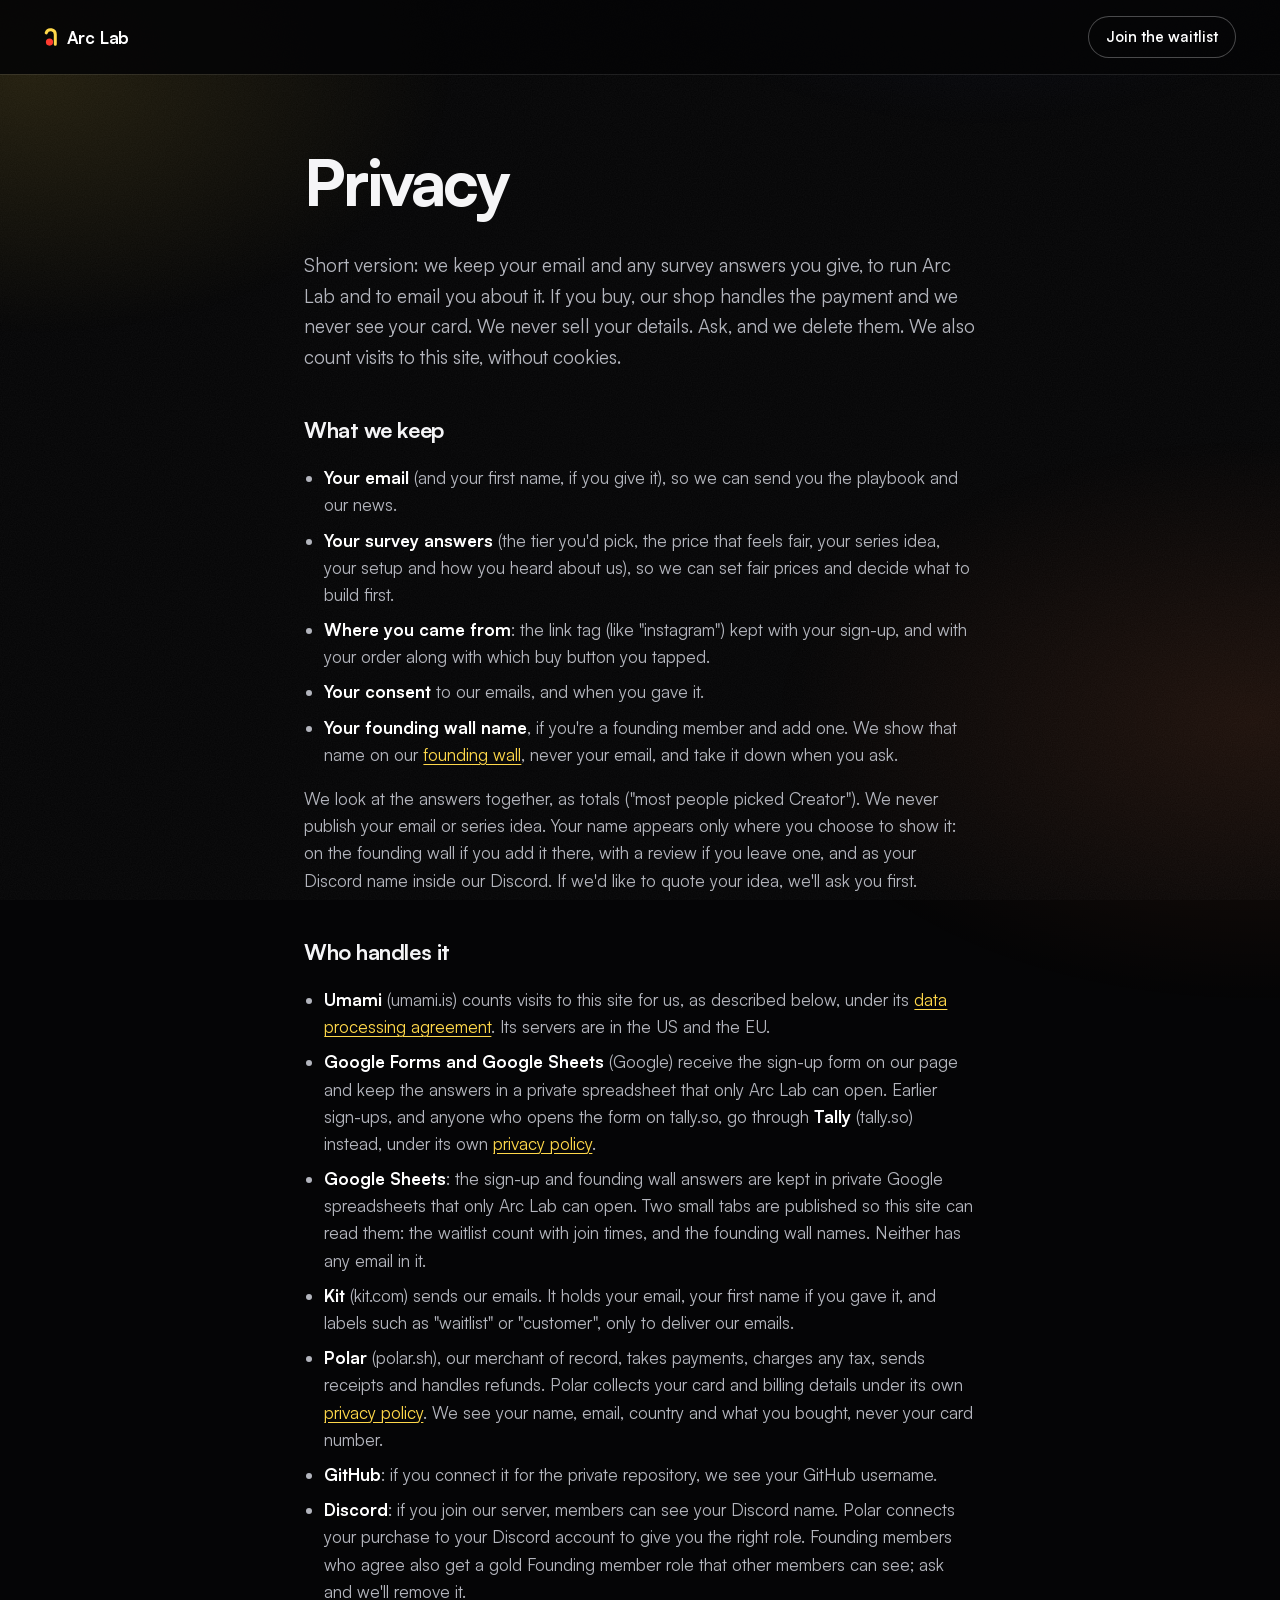
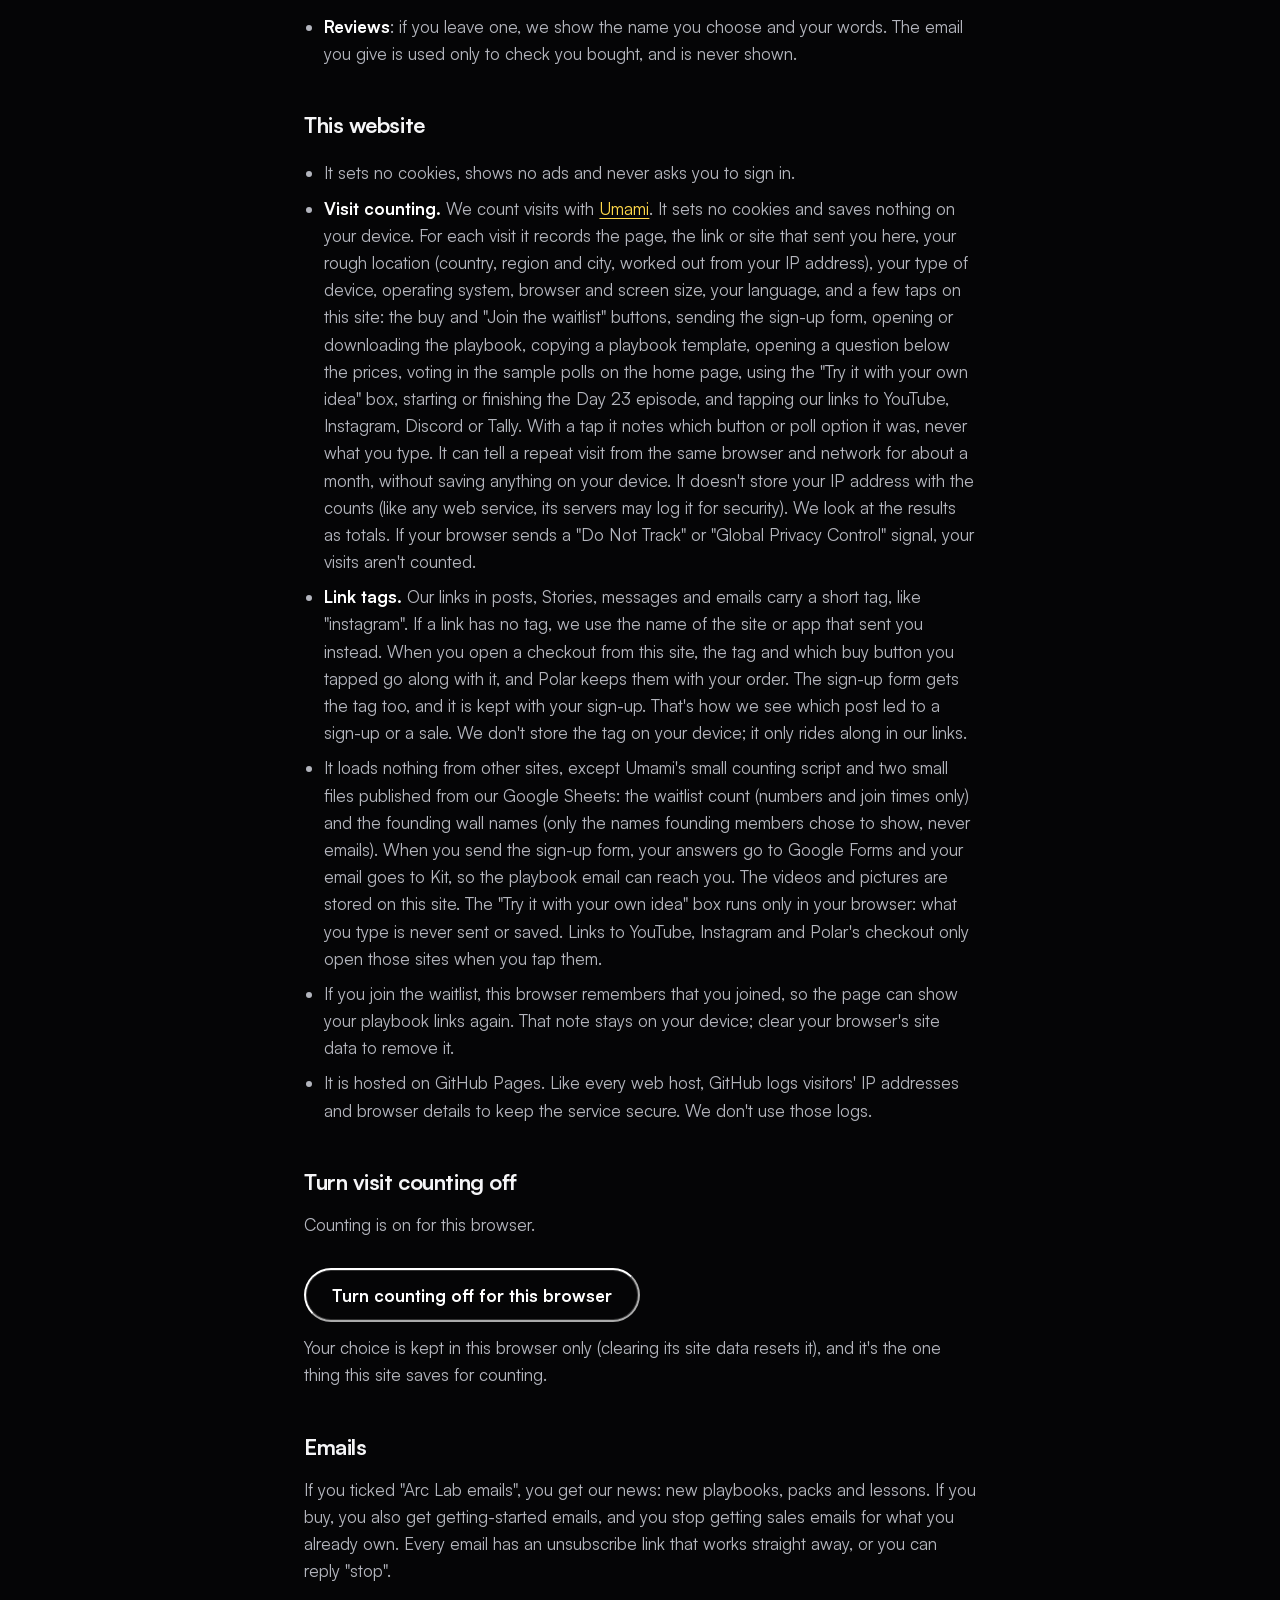
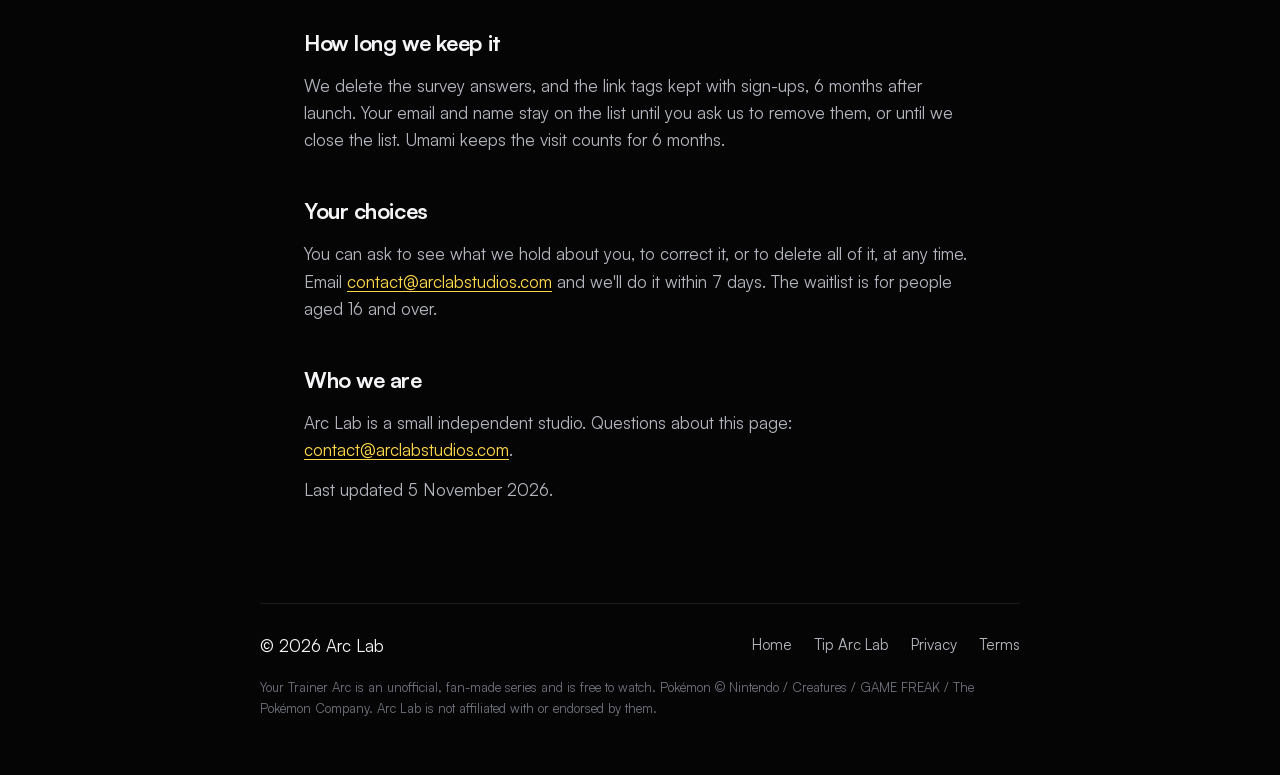
<file: privacy.html>
<!doctype html>
<html lang="en">
<head>
<meta charset="utf-8">
<meta name="viewport" content="width=device-width, initial-scale=1, viewport-fit=cover">
<meta http-equiv="Content-Security-Policy" content="default-src 'none'; script-src 'self' https://cloud.umami.is; style-src 'self'; img-src 'self' data:; font-src 'self'; connect-src https://gateway.umami.is; base-uri 'none'; form-action 'none'">
<title>Privacy | Arc Lab</title>
<meta name="description" content="What the Arc Lab waitlist keeps, why, and how to be removed.">
<link rel="canonical" href="https://arclabstudios.com/privacy.html">
<meta property="og:type" content="website">
<meta property="og:site_name" content="Arc Lab">
<meta property="og:title" content="Privacy | Arc Lab">
<meta property="og:description" content="What the Arc Lab waitlist keeps, why, and how to be removed.">
<meta property="og:url" content="https://arclabstudios.com/privacy.html">
<meta property="og:image" content="https://arclabstudios.com/assets/og.png">
<meta property="og:image:width" content="1200">
<meta property="og:image:height" content="630">
<meta property="og:image:alt" content="Arc Lab. Your idea. A series people vote on.">
<meta name="twitter:card" content="summary_large_image">
<meta name="theme-color" content="#050506">
<meta name="referrer" content="no-referrer">
<link rel="icon" href="favicon.ico" sizes="32x32">
<link rel="icon" href="assets/favicon.svg?v=2" type="image/svg+xml">
<link rel="apple-touch-icon" href="assets/apple-touch-icon.png">
<link rel="preload" href="assets/fonts/Satoshi-Variable.woff2" as="font" type="font/woff2" crossorigin>
<link rel="stylesheet" href="assets/site.css?v=7">
<script defer src="assets/links.js?v=1"></script>
</head>
<body>
<a class="skip" href="#main">Skip to the privacy note</a>
<header class="bar solid">
  <a class="mark" href="./" aria-label="Arc Lab, home">
    <svg viewBox="14 0 36 64" width="13.5" height="24" aria-hidden="true"><g transform="translate(-0.875 -1.75)"><path d="M45 53 V27 A12.5 12.5 0 0 0 20.75 22.72" fill="none" stroke="currentColor" stroke-width="8" stroke-linecap="round"/><circle cx="29.5" cy="47.2" r="9.6" class="mark-dot"/></g></svg>
    Arc Lab
  </a>
  <a class="bar-cta" href="./#join">Join the waitlist</a>
</header>

<main id="main" class="doc">
  <h1>Privacy</h1>
  <p class="lede">Short version: we keep your email and any survey answers you give, to run Arc Lab and to email you about it. If you buy, our shop handles the payment and we never see your card. We never sell your details. Ask, and we delete them. We also count visits to this site, without cookies.</p>

  <h2>What we keep</h2>
  <ul>
    <li><b>Your email</b> (and your first name, if you give it), so we can send you the playbook and our news.</li>
    <li><b>Your survey answers</b> (the tier you'd pick, the price that feels fair, your series idea, your setup and how you heard about us), so we can set fair prices and decide what to build first.</li>
    <li><b>Where you came from</b>: the link tag (like "instagram") kept with your sign-up, and with your order along with which buy button you tapped.</li>
    <li><b>Your consent</b> to our emails, and when you gave it.</li>
    <li><b>Your founding wall name</b>, if you're a founding member and add one. We show that name on our <a href="wall.html">founding wall</a>, never your email, and take it down when you ask.</li>
  </ul>
  <p>We look at the answers together, as totals ("most people picked Creator"). We never publish your email or series idea. Your name appears only where you choose to show it: on the founding wall if you add it there, with a review if you leave one, and as your Discord name inside our Discord. If we'd like to quote your idea, we'll ask you first.</p>

  <h2>Who handles it</h2>
  <ul>
    <li><b>Umami</b> (umami.is) counts visits to this site for us, as described below, under its <a href="https://umami.is/dpa">data processing agreement</a>. Its servers are in the US and the EU.</li>
    <li><b>Google Forms and Google Sheets</b> (Google) receive the sign-up form on our page and keep the answers in a private spreadsheet that only Arc Lab can open. Earlier sign-ups, and anyone who opens the form on tally.so, go through <b>Tally</b> (tally.so) instead, under its own <a href="https://tally.so/help/privacy-policy">privacy policy</a>.</li>
    <li><b>Google Sheets</b>: the sign-up and founding wall answers are kept in private Google spreadsheets that only Arc Lab can open. Two small tabs are published so this site can read them: the waitlist count with join times, and the founding wall names. Neither has any email in it.</li>
    <li><b>Kit</b> (kit.com) sends our emails. It holds your email, your first name if you gave it, and labels such as "waitlist" or "customer", only to deliver our emails.</li>
    <li><b>Polar</b> (polar.sh), our merchant of record, takes payments, charges any tax, sends receipts and handles refunds. Polar collects your card and billing details under its own <a href="https://polar.sh/legal/privacy-policy">privacy policy</a>. We see your name, email, country and what you bought, never your card number.</li>
    <li><b>GitHub</b>: if you connect it for the private repository, we see your GitHub username.</li>
    <li><b>Discord</b>: if you join our server, members can see your Discord name. Polar connects your purchase to your Discord account to give you the right role. Founding members who agree also get a gold Founding member role that other members can see; ask and we'll remove it.</li>
    <li><b>Reviews</b>: if you leave one, we show the name you choose and your words. The email you give is used only to check you bought, and is never shown.</li>
  </ul>

  <h2>This website</h2>
  <ul>
    <li>It sets no cookies, shows no ads and never asks you to sign in.</li>
    <li><b>Visit counting.</b> We count visits with <a href="https://umami.is">Umami</a>. It sets no cookies and saves nothing on your device. For each visit it records the page, the link or site that sent you here, your rough location (country, region and city, worked out from your IP address), your type of device, operating system, browser and screen size, your language, and a few taps on this site: the buy and "Join the waitlist" buttons, sending the sign-up form, opening or downloading the playbook, copying a playbook template, opening a question below the prices, voting in the sample polls on the home page, using the "Try it with your own idea" box, starting or finishing the Day 23 episode, and tapping our links to YouTube, Instagram, Discord or Tally. With a tap it notes which button or poll option it was, never what you type. It can tell a repeat visit from the same browser and network for about a month, without saving anything on your device. It doesn't store your IP address with the counts (like any web service, its servers may log it for security). We look at the results as totals. If your browser sends a "Do Not Track" or "Global Privacy Control" signal, your visits aren't counted.</li>
    <li><b>Link tags.</b> Our links in posts, Stories, messages and emails carry a short tag, like "instagram". If a link has no tag, we use the name of the site or app that sent you instead. When you open a checkout from this site, the tag and which buy button you tapped go along with it, and Polar keeps them with your order. The sign-up form gets the tag too, and it is kept with your sign-up. That's how we see which post led to a sign-up or a sale. We don't store the tag on your device; it only rides along in our links.</li>
    <li>It loads nothing from other sites, except Umami's small counting script and two small files published from our Google Sheets: the waitlist count (numbers and join times only) and the founding wall names (only the names founding members chose to show, never emails). When you send the sign-up form, your answers go to Google Forms and your email goes to Kit, so the playbook email can reach you. The videos and pictures are stored on this site. The "Try it with your own idea" box runs only in your browser: what you type is never sent or saved. Links to YouTube, Instagram and Polar's checkout only open those sites when you tap them.</li>
    <li>If you join the waitlist, this browser remembers that you joined, so the page can show your playbook links again. That note stays on your device; clear your browser's site data to remove it.</li>
    <li>It is hosted on GitHub Pages. Like every web host, GitHub logs visitors' IP addresses and browser details to keep the service secure. We don't use those logs.</li>
  </ul>

  <h2>Turn visit counting off</h2>
  <p data-count-state>Counting is on unless you turn it off. The switch needs this page's script to run.</p>
  <p><button type="button" class="pill pill-line" data-count-switch hidden>Turn counting off for this browser</button></p>
  <p class="small">Your choice is kept in this browser only (clearing its site data resets it), and it's the one thing this site saves for counting.</p>

  <h2>Emails</h2>
  <p>If you ticked "Arc Lab emails", you get our news: new playbooks, packs and lessons. If you buy, you also get getting-started emails, and you stop getting sales emails for what you already own. Every email has an unsubscribe link that works straight away, or you can reply "stop".</p>

  <h2>How long we keep it</h2>
  <p>We delete the survey answers, and the link tags kept with sign-ups, 6 months after launch. Your email and name stay on the list until you ask us to remove them, or until we close the list. Umami keeps the visit counts for 6 months.</p>

  <h2>Your choices</h2>
  <p>You can ask to see what we hold about you, to correct it, or to delete all of it, at any time. Email <a href="mailto:contact@arclabstudios.com">contact@arclabstudios.com</a> and we'll do it within 7 days. The waitlist is for people aged 16 and over.</p>

  <h2>Who we are</h2>
  <p>Arc Lab is a small independent studio. Questions about this page: <a href="mailto:contact@arclabstudios.com">contact@arclabstudios.com</a>.</p>
  <p class="small">Last updated 5 November 2026.</p>
</main>

<div class="doc-foot">
  <footer class="foot">
    <div class="foot-row">
      <p>© 2026 Arc Lab</p>
      <nav aria-label="Footer"><a href="./">Home</a><a href="support.html">Tip Arc Lab</a><a href="privacy.html" aria-current="page">Privacy</a><a href="terms.html">Terms</a></nav>
    </div>
    <p class="legal">Your Trainer Arc is an unofficial, fan-made series and is free to watch. Pokémon © Nintendo / Creatures / GAME FREAK / The Pokémon Company. Arc Lab is not affiliated with or endorsed by them.</p>
  </footer>
</div>
</body>
</html>
</file>
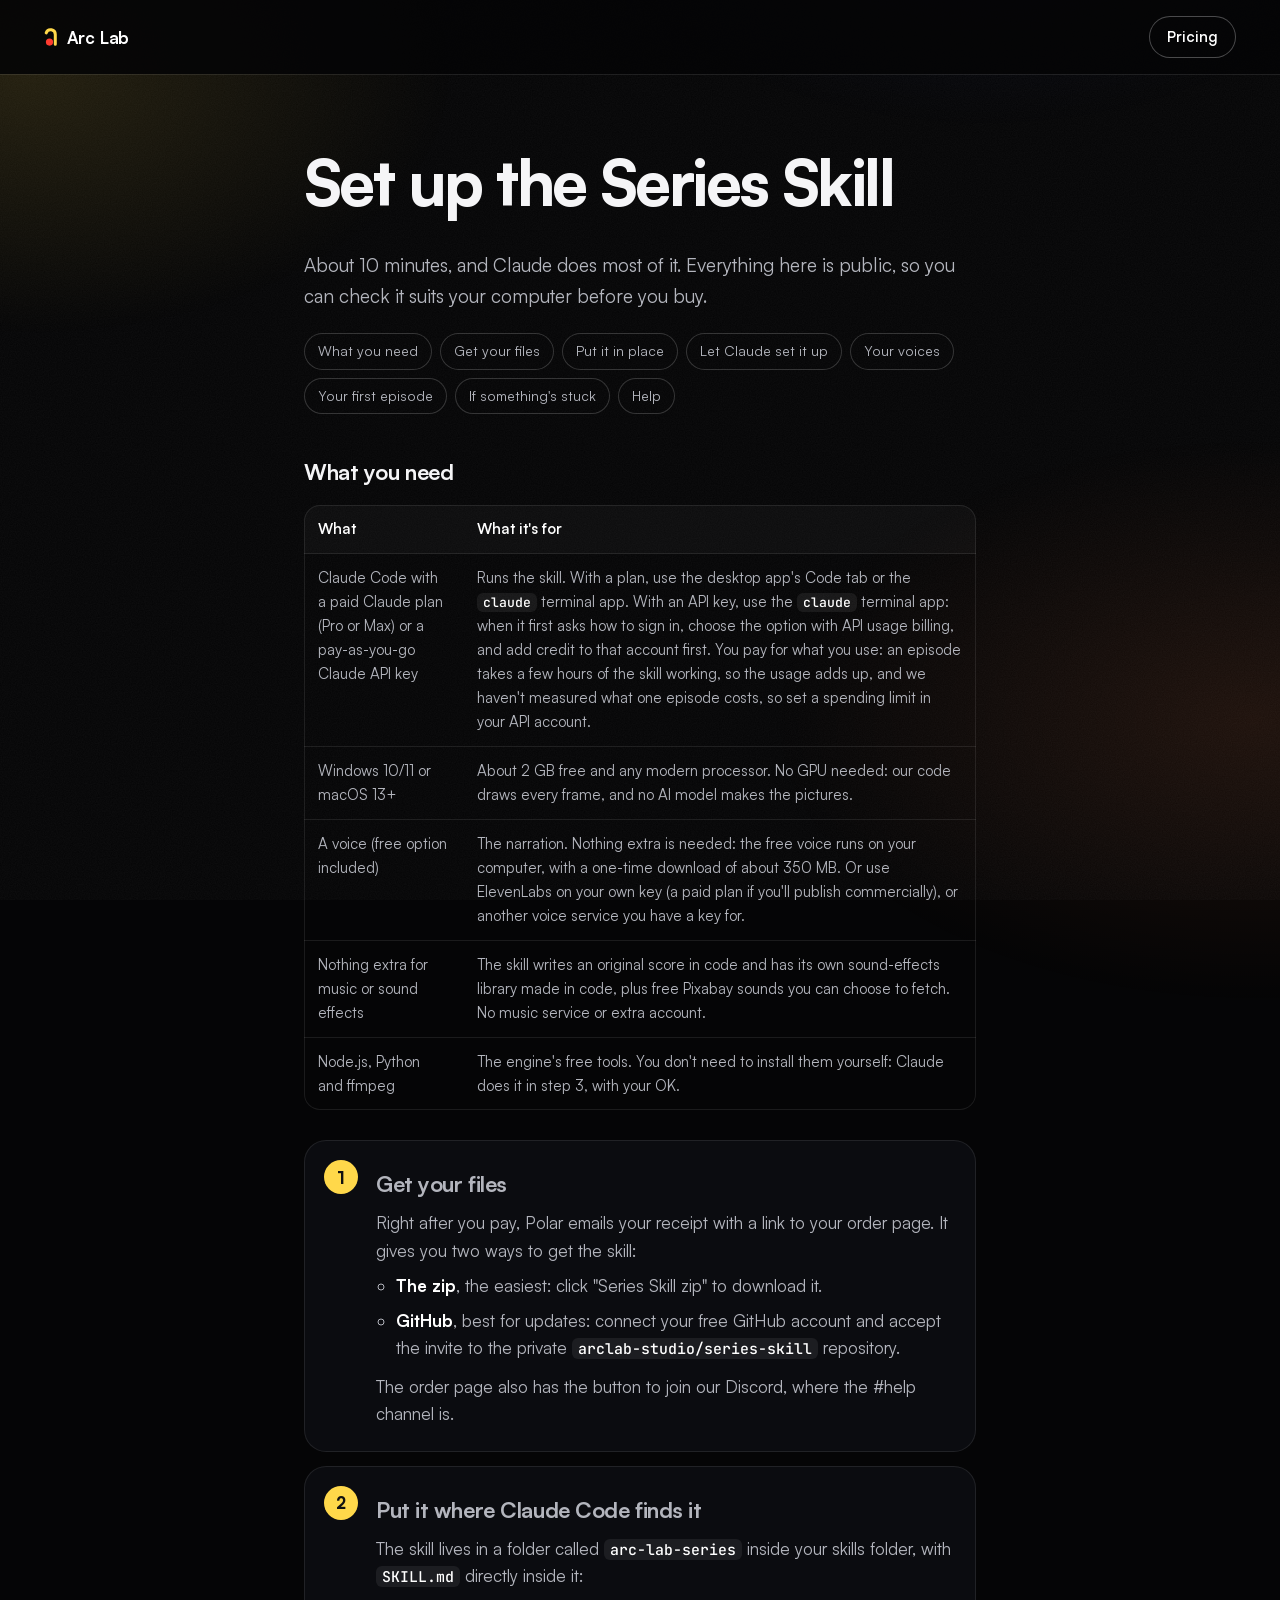
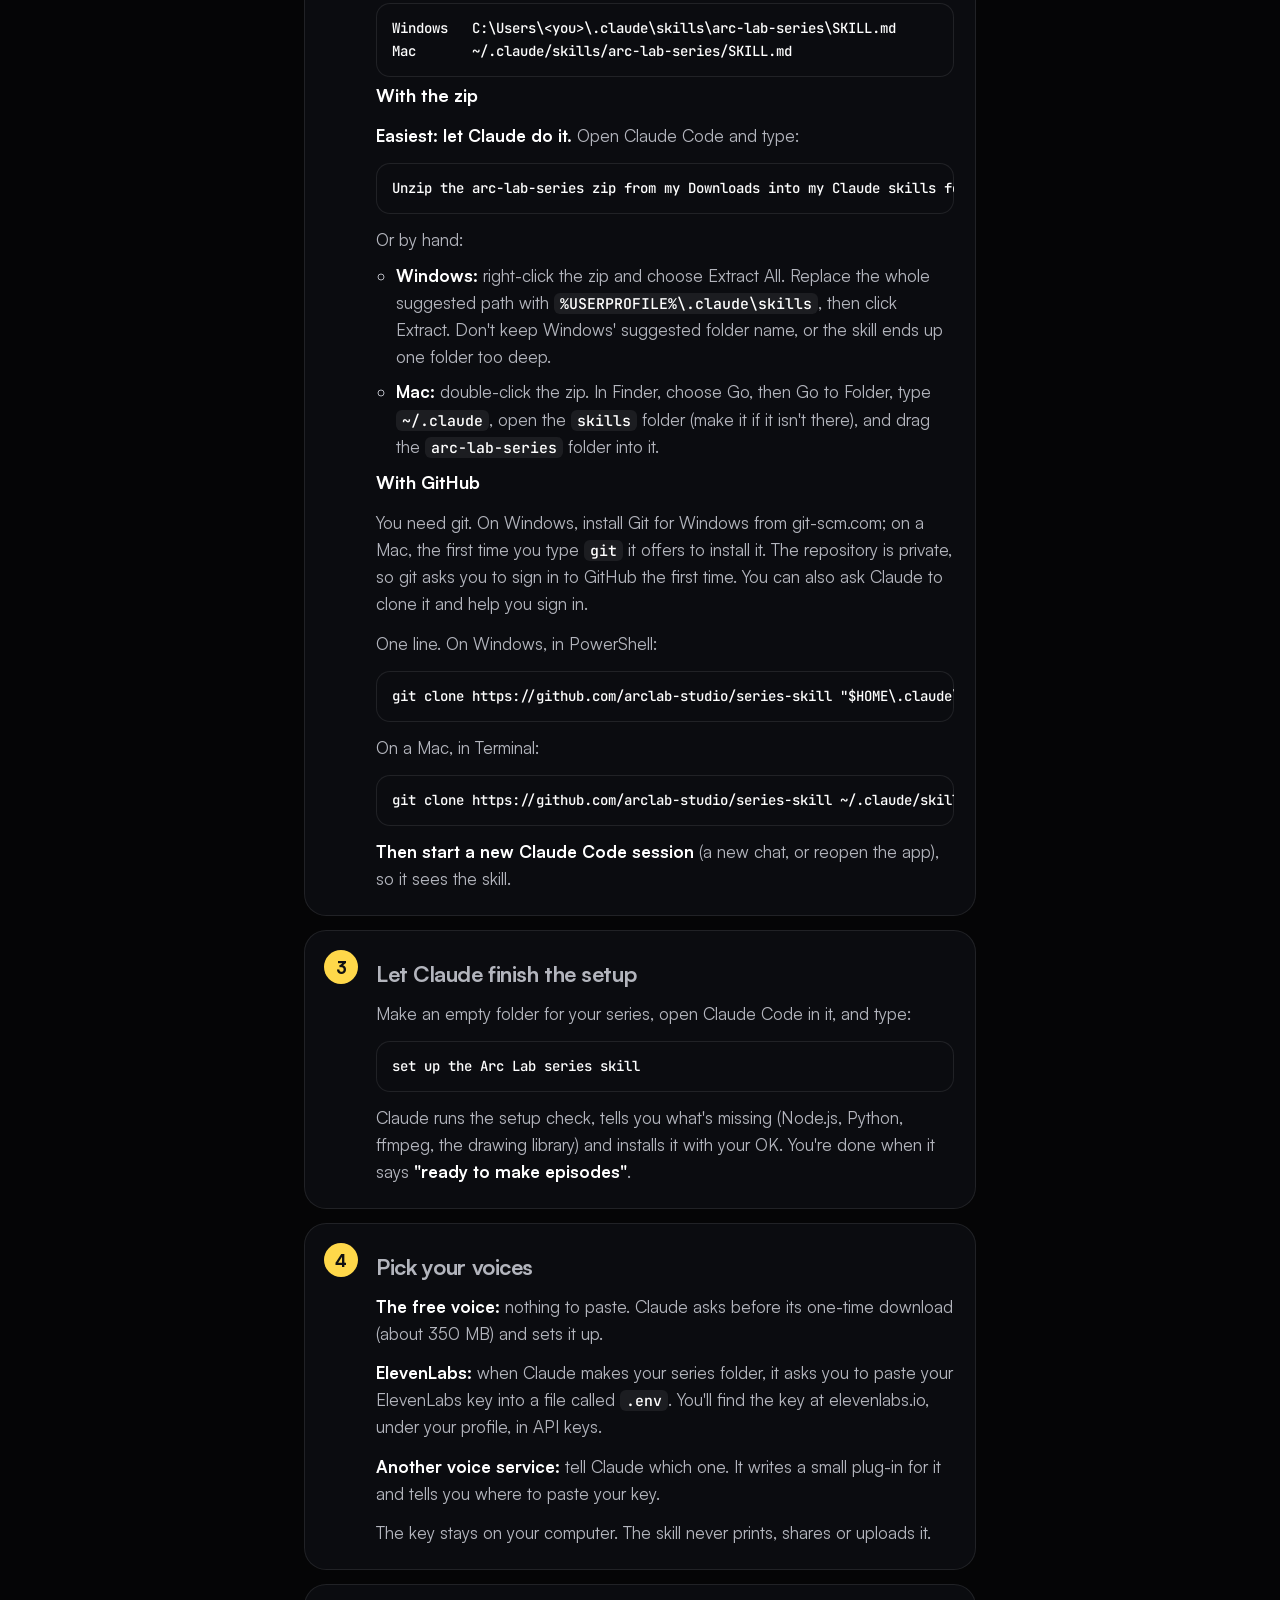
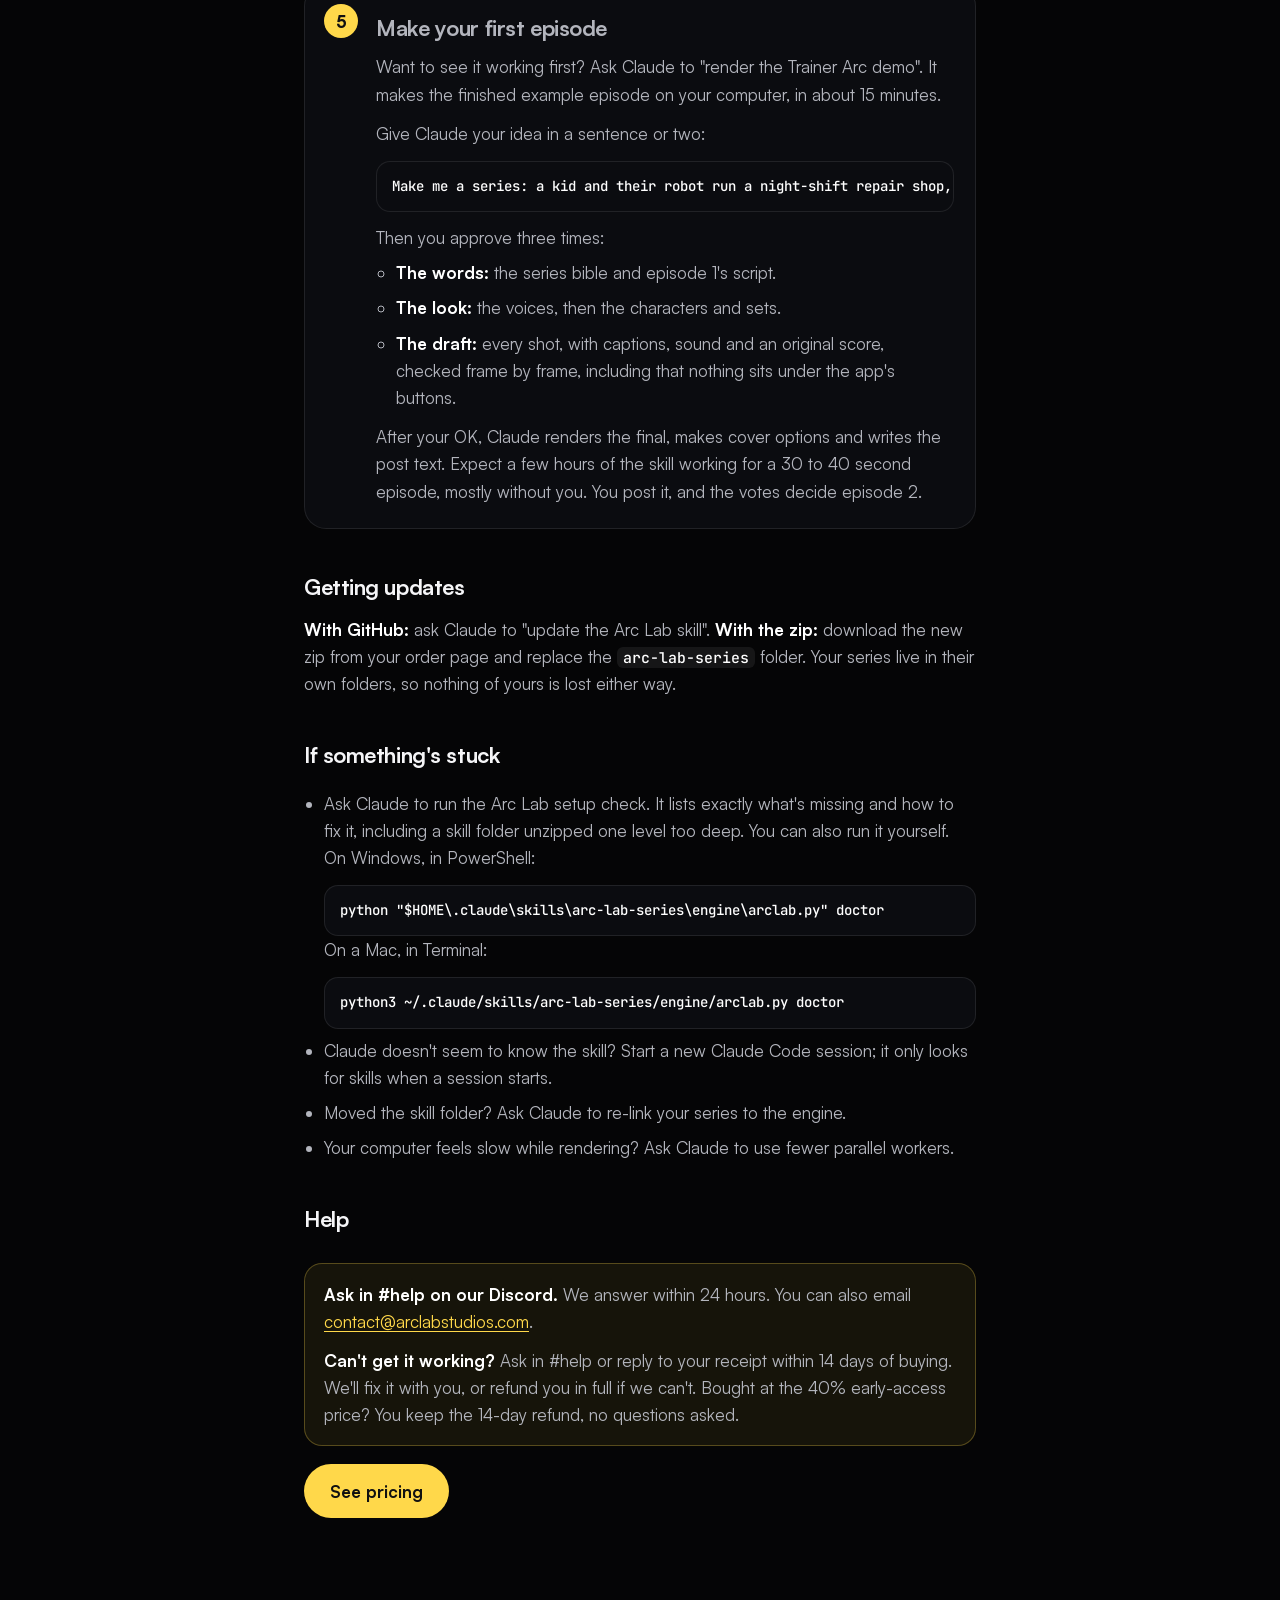
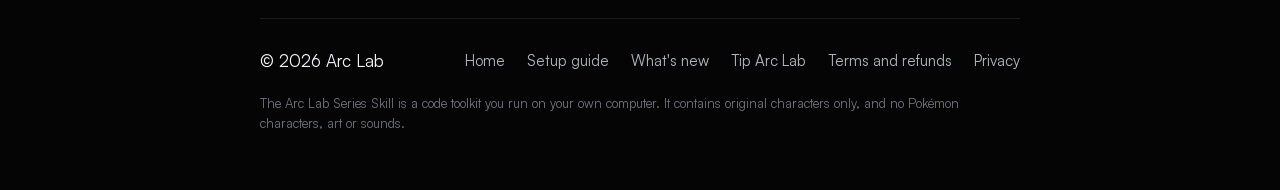
<file: start.html>
<!doctype html>
<html lang="en">
<head>
<meta charset="utf-8">
<meta name="viewport" content="width=device-width, initial-scale=1, viewport-fit=cover">
<meta http-equiv="Content-Security-Policy" content="default-src 'none'; script-src 'self' https://cloud.umami.is; style-src 'self'; img-src 'self' data:; font-src 'self'; connect-src https://gateway.umami.is; base-uri 'none'; form-action 'none'">
<title>Setup guide | Arc Lab</title>
<meta name="description" content="How to set up the Arc Lab Series Skill in about 10 minutes: what you need, where the files go, and how to make your first episode.">
<link rel="canonical" href="https://arclabstudios.com/start.html">
<meta property="og:type" content="website">
<meta property="og:site_name" content="Arc Lab">
<meta property="og:title" content="Setup guide | Arc Lab">
<meta property="og:description" content="How to set up the Arc Lab Series Skill in about 10 minutes: what you need, where the files go, and how to make your first episode.">
<meta property="og:url" content="https://arclabstudios.com/start.html">
<meta property="og:image" content="https://arclabstudios.com/assets/og.png">
<meta property="og:image:width" content="1200">
<meta property="og:image:height" content="630">
<meta property="og:image:alt" content="Arc Lab. Your idea. A series people vote on.">
<meta name="twitter:card" content="summary_large_image">
<meta name="theme-color" content="#050506">
<meta name="referrer" content="no-referrer">
<link rel="icon" href="favicon.ico" sizes="32x32">
<link rel="icon" href="assets/favicon.svg?v=2" type="image/svg+xml">
<link rel="apple-touch-icon" href="assets/apple-touch-icon.png">
<link rel="preload" href="assets/fonts/Satoshi-Variable.woff2" as="font" type="font/woff2" crossorigin>
<link rel="stylesheet" href="assets/site.css?v=7">
<script defer src="assets/links.js?v=1"></script>
</head>
<body>
<a class="skip" href="#main">Skip to the guide</a>
<header class="bar solid">
  <a class="mark" href="./" aria-label="Arc Lab, home">
    <svg viewBox="14 0 36 64" width="13.5" height="24" aria-hidden="true"><g transform="translate(-0.875 -1.75)"><path d="M45 53 V27 A12.5 12.5 0 0 0 20.75 22.72" fill="none" stroke="currentColor" stroke-width="8" stroke-linecap="round"/><circle cx="29.5" cy="47.2" r="9.6" class="mark-dot"/></g></svg>
    Arc Lab
  </a>
  <a class="bar-cta" href="./#pricing">Pricing</a>
</header>

<main id="main" class="doc">
  <h1>Set up the Series Skill</h1>
  <p class="lede">About 10 minutes, and Claude does most of it. Everything here is public, so you can check it suits your computer before you buy.</p>
  <nav class="toc" aria-label="On this page">
    <a href="#need">What you need</a>
    <a href="#files">Get your files</a>
    <a href="#place">Put it in place</a>
    <a href="#setup">Let Claude set it up</a>
    <a href="#key">Your voices</a>
    <a href="#first">Your first episode</a>
    <a href="#stuck">If something's stuck</a>
    <a href="#help">Help</a>
  </nav>

  <h2 id="need">What you need</h2>
  <div class="tbl">
    <table>
      <thead><tr><th>What</th><th>What it's for</th></tr></thead>
      <tbody>
        <tr><td>Claude Code with a paid Claude plan (Pro or Max) or a pay-as-you-go Claude API key</td><td>Runs the skill. With a plan, use the desktop app's Code tab or the <code>claude</code> terminal app. With an API key, use the <code>claude</code> terminal app: when it first asks how to sign in, choose the option with API usage billing, and add credit to that account first. You pay for what you use: an episode takes a few hours of the skill working, so the usage adds up, and we haven't measured what one episode costs, so set a spending limit in your API account.</td></tr>
        <tr><td>Windows 10/11 or macOS 13+</td><td>About 2 GB free and any modern processor. No GPU needed: our code draws every frame, and no AI model makes the pictures.</td></tr>
        <tr><td>A voice (free option included)</td><td>The narration. Nothing extra is needed: the free voice runs on your computer, with a one-time download of about 350 MB. Or use ElevenLabs on your own key (a paid plan if you'll publish commercially), or another voice service you have a key for.</td></tr>
        <tr><td>Nothing extra for music or sound effects</td><td>The skill writes an original score in code and has its own sound-effects library made in code, plus free Pixabay sounds you can choose to fetch. No music service or extra account.</td></tr>
        <tr><td>Node.js, Python and ffmpeg</td><td>The engine's free tools. You don't need to install them yourself: Claude does it in step 3, with your OK.</td></tr>
      </tbody>
    </table>
  </div>

  <ol class="steps">
    <li>
      <h2 id="files">Get your files</h2>
      <p>Right after you pay, Polar emails your receipt with a link to your order page. It gives you two ways to get the skill:</p>
      <ul>
        <li><b>The zip</b>, the easiest: click "Series Skill zip" to download it.</li>
        <li><b>GitHub</b>, best for updates: connect your free GitHub account and accept the invite to the private <code>arclab-studio/series-skill</code> repository.</li>
      </ul>
      <p>The order page also has the button to join our Discord, where the #help channel is.</p>
    </li>
    <li>
      <h2 id="place">Put it where Claude Code finds it</h2>
      <p>The skill lives in a folder called <code>arc-lab-series</code> inside your skills folder, with <code>SKILL.md</code> directly inside it:</p>
      <pre><code>Windows   C:\Users\&lt;you&gt;\.claude\skills\arc-lab-series\SKILL.md
Mac       ~/.claude/skills/arc-lab-series/SKILL.md</code></pre>
      <h3>With the zip</h3>
      <p><b>Easiest: let Claude do it.</b> Open Claude Code and type:</p>
      <pre><code>Unzip the arc-lab-series zip from my Downloads into my Claude skills folder, so the file ends up at .claude/skills/arc-lab-series/SKILL.md in my home folder</code></pre>
      <p>Or by hand:</p>
      <ul>
        <li><b>Windows:</b> right-click the zip and choose Extract All. Replace the whole suggested path with <code>%USERPROFILE%\.claude\skills</code>, then click Extract. Don't keep Windows' suggested folder name, or the skill ends up one folder too deep.</li>
        <li><b>Mac:</b> double-click the zip. In Finder, choose Go, then Go to Folder, type <code>~/.claude</code>, open the <code>skills</code> folder (make it if it isn't there), and drag the <code>arc-lab-series</code> folder into it.</li>
      </ul>
      <h3>With GitHub</h3>
      <p>You need git. On Windows, install Git for Windows from git-scm.com; on a Mac, the first time you type <code>git</code> it offers to install it. The repository is private, so git asks you to sign in to GitHub the first time. You can also ask Claude to clone it and help you sign in.</p>
      <p>One line. On Windows, in PowerShell:</p>
      <pre><code>git clone https://github.com/arclab-studio/series-skill "$HOME\.claude\skills\arc-lab-series"</code></pre>
      <p>On a Mac, in Terminal:</p>
      <pre><code>git clone https://github.com/arclab-studio/series-skill ~/.claude/skills/arc-lab-series</code></pre>
      <p><b>Then start a new Claude Code session</b> (a new chat, or reopen the app), so it sees the skill.</p>
    </li>
    <li>
      <h2 id="setup">Let Claude finish the setup</h2>
      <p>Make an empty folder for your series, open Claude Code in it, and type:</p>
      <pre><code>set up the Arc Lab series skill</code></pre>
      <p>Claude runs the setup check, tells you what's missing (Node.js, Python, ffmpeg, the drawing library) and installs it with your OK. You're done when it says <b>"ready to make episodes"</b>.</p>
    </li>
    <li>
      <h2 id="key">Pick your voices</h2>
      <p><b>The free voice:</b> nothing to paste. Claude asks before its one-time download (about 350 MB) and sets it up.</p>
      <p><b>ElevenLabs:</b> when Claude makes your series folder, it asks you to paste your ElevenLabs key into a file called <code>.env</code>. You'll find the key at elevenlabs.io, under your profile, in API keys.</p>
      <p><b>Another voice service:</b> tell Claude which one. It writes a small plug-in for it and tells you where to paste your key.</p>
      <p>The key stays on your computer. The skill never prints, shares or uploads it.</p>
    </li>
    <li>
      <h2 id="first">Make your first episode</h2>
      <p>Want to see it working first? Ask Claude to "render the Trainer Arc demo". It makes the finished example episode on your computer, in about 15 minutes.</p>
      <p>Give Claude your idea in a sentence or two:</p>
      <pre><code>Make me a series: a kid and their robot run a night-shift repair shop, and viewers vote each episode.</code></pre>
      <p>Then you approve three times:</p>
      <ul>
        <li><b>The words:</b> the series bible and episode 1's script.</li>
        <li><b>The look:</b> the voices, then the characters and sets.</li>
        <li><b>The draft:</b> every shot, with captions, sound and an original score, checked frame by frame, including that nothing sits under the app's buttons.</li>
      </ul>
      <p>After your OK, Claude renders the final, makes cover options and writes the post text. Expect a few hours of the skill working for a 30 to 40 second episode, mostly without you. You post it, and the votes decide episode 2.</p>
    </li>
  </ol>

  <h2 id="updates">Getting updates</h2>
  <p><b>With GitHub:</b> ask Claude to "update the Arc Lab skill". <b>With the zip:</b> download the new zip from your order page and replace the <code>arc-lab-series</code> folder. Your series live in their own folders, so nothing of yours is lost either way.</p>

  <h2 id="stuck">If something's stuck</h2>
  <ul>
    <li>Ask Claude to run the Arc Lab setup check. It lists exactly what's missing and how to fix it, including a skill folder unzipped one level too deep. You can also run it yourself. On Windows, in PowerShell:
      <pre><code>python "$HOME\.claude\skills\arc-lab-series\engine\arclab.py" doctor</code></pre>
      On a Mac, in Terminal:
      <pre><code>python3 ~/.claude/skills/arc-lab-series/engine/arclab.py doctor</code></pre></li>
    <li>Claude doesn't seem to know the skill? Start a new Claude Code session; it only looks for skills when a session starts.</li>
    <li>Moved the skill folder? Ask Claude to re-link your series to the engine.</li>
    <li>Your computer feels slow while rendering? Ask Claude to use fewer parallel workers.</li>
  </ul>

  <h2 id="help">Help</h2>
  <div class="callout">
    <p><b>Ask in #help on our Discord.</b> We answer within 24 hours. You can also email <a href="mailto:contact@arclabstudios.com">contact@arclabstudios.com</a>.</p>
    <p><b>Can't get it working?</b> Ask in #help or reply to your receipt within 14 days of buying. We'll fix it with you, or refund you in full if we can't. Bought at the 40% early-access price? You keep the 14-day refund, no questions asked.</p>
  </div>
  <a class="pill" href="./#pricing">See pricing</a>
</main>

<div class="doc-foot">
  <footer class="foot">
    <div class="foot-row">
      <p>© 2026 Arc Lab</p>
      <nav aria-label="Footer"><a href="./">Home</a><a href="start.html" aria-current="page">Setup guide</a><a href="whats-new.html">What's new</a><a href="support.html">Tip Arc Lab</a><a href="terms.html">Terms and refunds</a><a href="privacy.html">Privacy</a></nav>
    </div>
    <p class="legal">The Arc Lab Series Skill is a code toolkit you run on your own computer. It contains original characters only, and no Pokémon characters, art or sounds.</p>
  </footer>
</div>
</body>
</html>
</file>
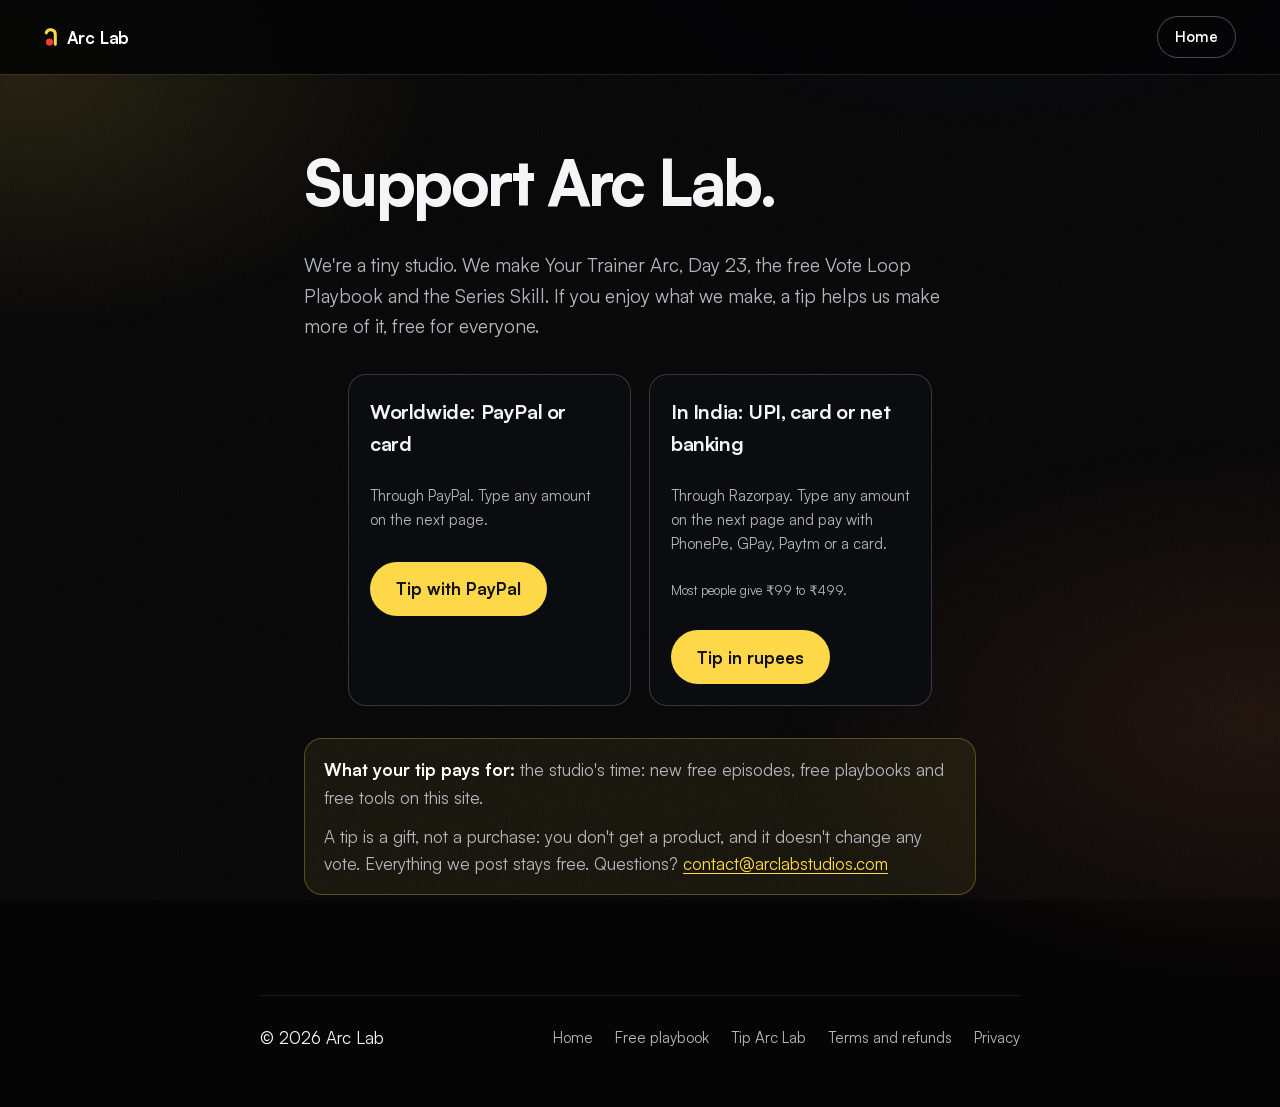
<file: support.html>
<!doctype html>
<html lang="en">
<head>
<meta charset="utf-8">
<meta name="viewport" content="width=device-width, initial-scale=1, viewport-fit=cover">
<meta http-equiv="Content-Security-Policy" content="default-src 'none'; script-src 'self' https://cloud.umami.is; style-src 'self'; img-src 'self' data:; font-src 'self'; connect-src https://gateway.umami.is; base-uri 'none'; form-action 'none'">
<title>Support Arc Lab</title>
<meta name="description" content="Tip Arc Lab, the small studio behind Your Trainer Arc, Day 23 and the free Vote Loop Playbook. PayPal worldwide, UPI in India.">
<meta name="theme-color" content="#050506">
<meta name="referrer" content="no-referrer">
<link rel="icon" href="favicon.ico" sizes="32x32">
<link rel="icon" href="assets/favicon.svg?v=2" type="image/svg+xml">
<link rel="apple-touch-icon" href="assets/apple-touch-icon.png">
<link rel="preload" href="assets/fonts/Satoshi-Variable.woff2" as="font" type="font/woff2" crossorigin>
<link rel="stylesheet" href="assets/site.css?v=19">
<script defer src="assets/links.js?v=1"></script>
<script defer src="assets/support.js?v=2"></script>
</head>
<body>
<a class="skip" href="#main">Skip to the support box</a>
<header class="bar solid">
  <a class="mark" href="./" aria-label="Arc Lab, home">
    <svg viewBox="14 0 36 64" width="13.5" height="24" aria-hidden="true"><g transform="translate(-0.875 -1.75)"><path d="M45 53 V27 A12.5 12.5 0 0 0 20.75 22.72" fill="none" stroke="currentColor" stroke-width="8" stroke-linecap="round"/><circle cx="29.5" cy="47.2" r="9.6" class="mark-dot"/></g></svg>
    Arc Lab
  </a>
  <a class="bar-cta" href="./">Home</a>
</header>

<main id="main" class="doc">
  <h1>Support Arc Lab.</h1>
  <p class="lede">We're a tiny studio. We make Your Trainer Arc, Day 23, the free Vote Loop Playbook and the Series Skill. If you enjoy what we make, a tip helps us make more of it, free for everyone.</p>

  <section class="give" aria-label="Choose how to tip">
    <div class="give-card" id="give-world">
      <h2>Worldwide: PayPal or card</h2>
      <p class="give-sub">Through PayPal. Type any amount on the next page.</p>
      <a class="pill give-go" id="pp-go" href="#give-world" rel="noopener">Tip with PayPal</a>
      <p class="give-wait" hidden>Card and PayPal tips open soon.</p>
    </div>

    <div class="give-card" id="give-in">
      <h2>In India: UPI, card or net banking</h2>
      <p class="give-sub">Through Razorpay. Type any amount on the next page and pay with PhonePe, GPay, Paytm or a card.</p>
      <p class="give-note">Most people give ₹99 to ₹499.</p>
      <a class="pill give-go" id="rzp-go" href="#give-in" rel="noopener">Tip in rupees</a>
      <p class="give-wait" hidden>Rupee tips open soon.</p>
    </div>
  </section>

  <div class="callout">
    <p><b>What your tip pays for:</b> the studio's time: new free episodes, free playbooks and free tools on this site.</p>
    <p>A tip is a gift, not a purchase: you don't get a product, and it doesn't change any vote. Everything we post stays free. Questions? <a href="mailto:contact@arclabstudios.com">contact@arclabstudios.com</a></p>
  </div>
</main>

<div class="doc-foot">
  <footer class="foot">
    <div class="foot-row">
      <p>© 2026 Arc Lab</p>
      <nav aria-label="Footer"><a href="./">Home</a><a href="vote-loop.html">Free playbook</a><a href="support.html" aria-current="page">Tip Arc Lab</a><a href="terms.html">Terms and refunds</a><a href="privacy.html">Privacy</a></nav>
    </div>
  </footer>
</div>
</body>
</html>
</file>
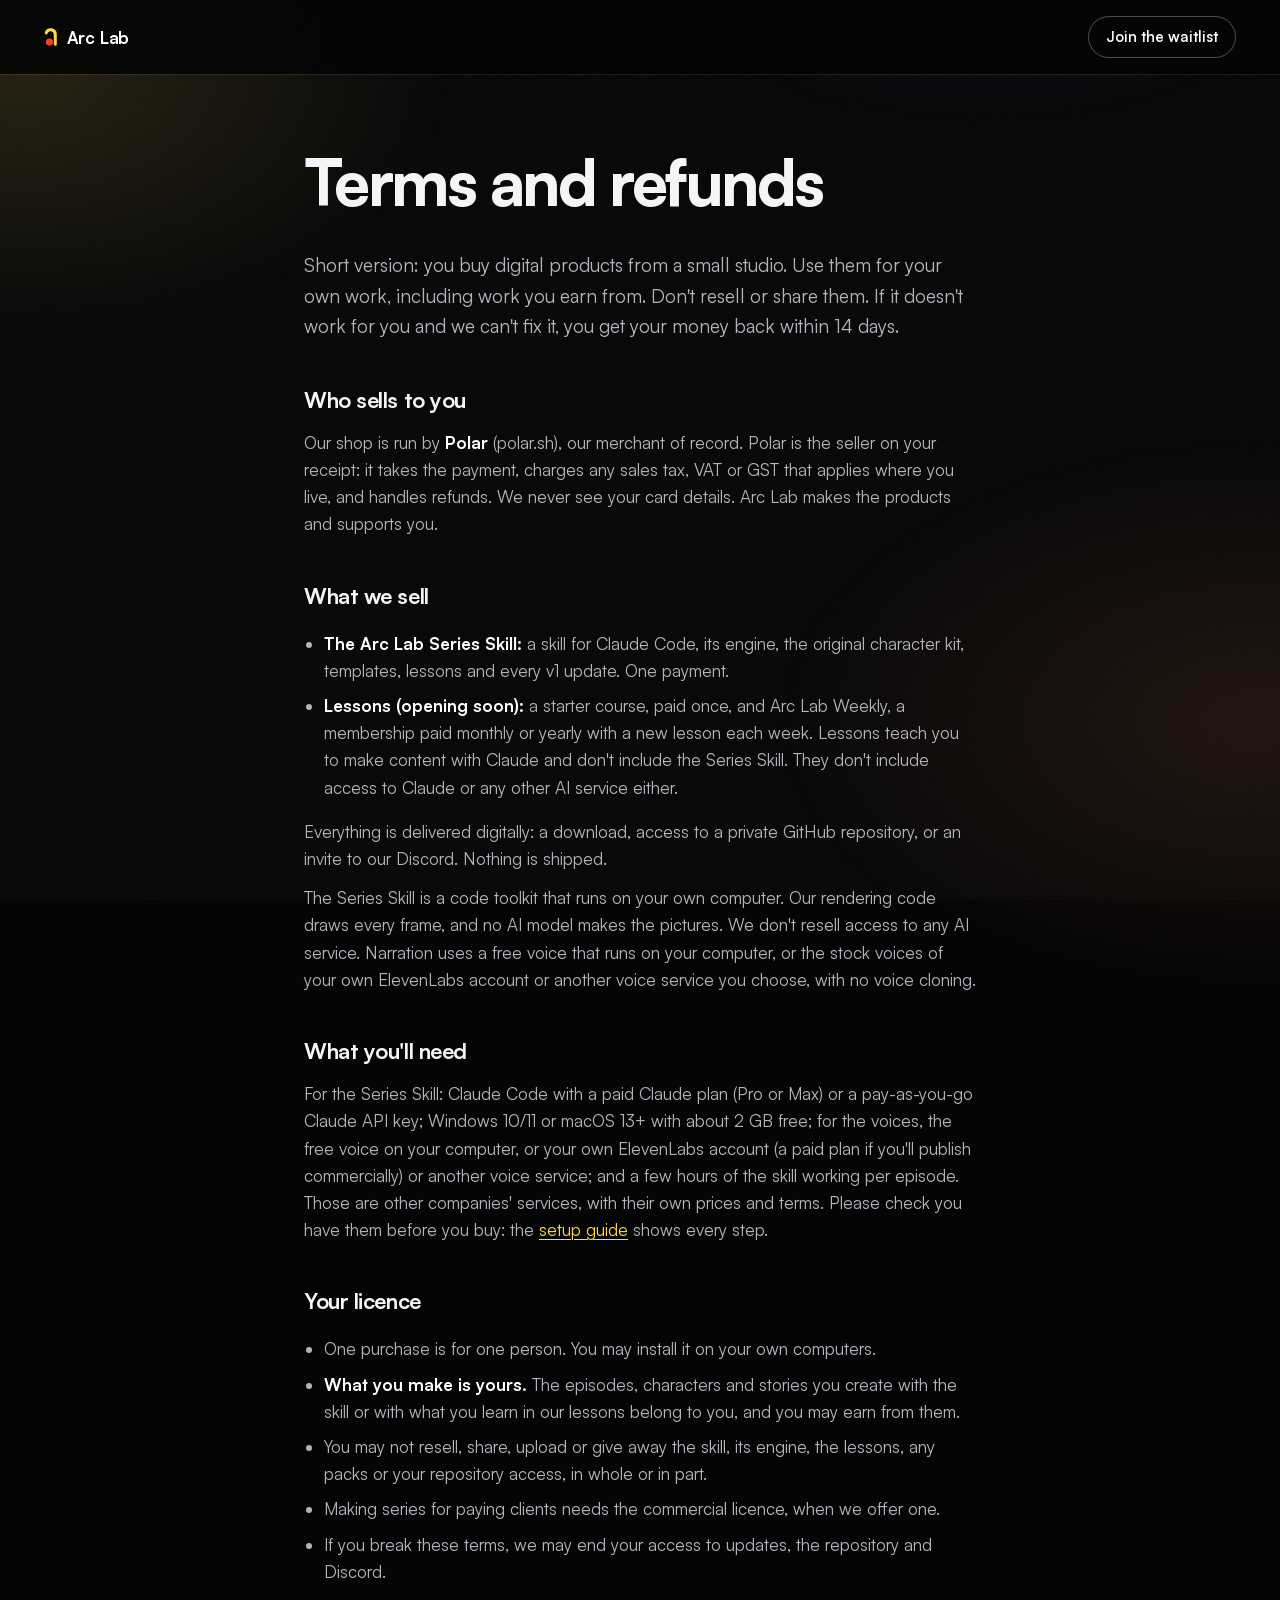
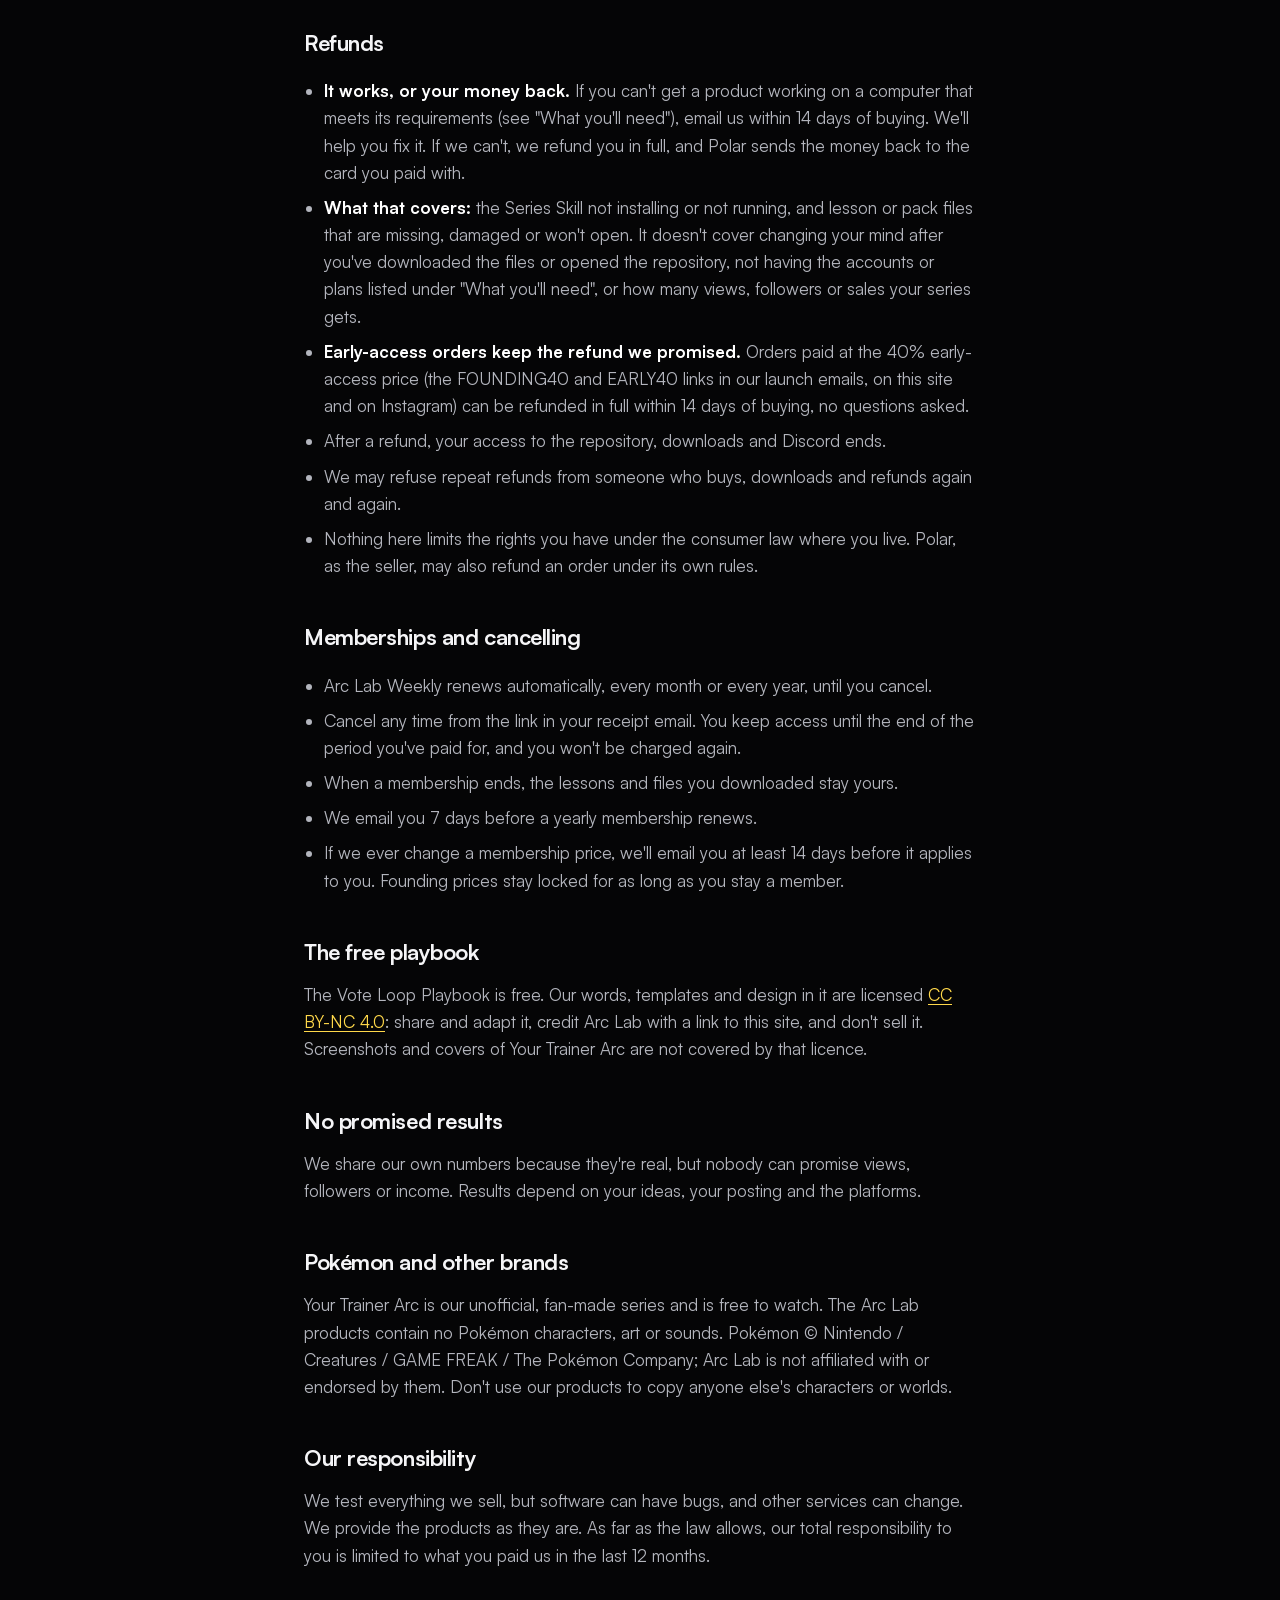
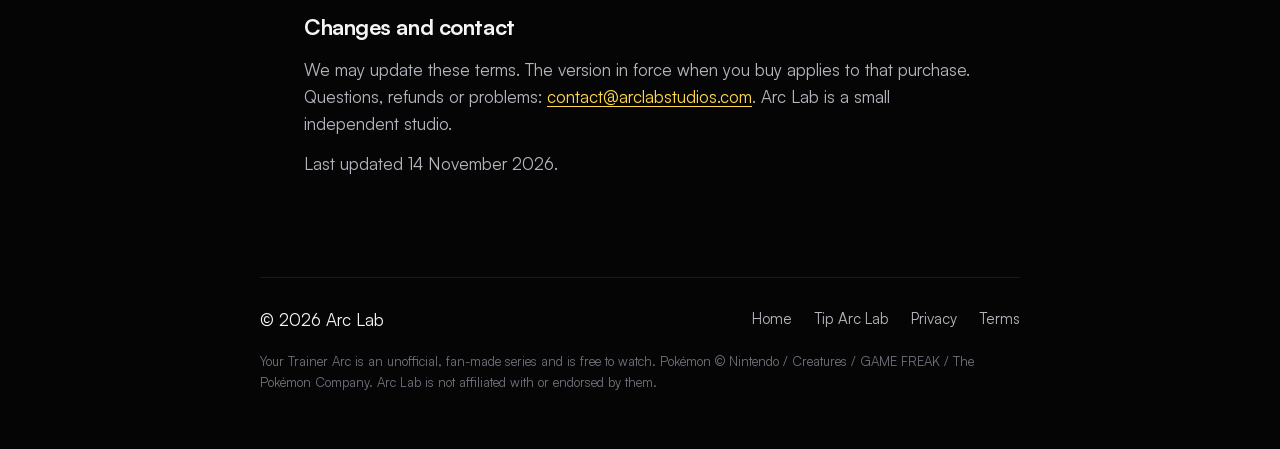
<file: terms.html>
<!doctype html>
<html lang="en">
<head>
<meta charset="utf-8">
<meta name="viewport" content="width=device-width, initial-scale=1, viewport-fit=cover">
<meta http-equiv="Content-Security-Policy" content="default-src 'none'; script-src 'self' https://cloud.umami.is; style-src 'self'; img-src 'self' data:; font-src 'self'; connect-src https://gateway.umami.is; base-uri 'none'; form-action 'none'">
<title>Terms and refunds | Arc Lab</title>
<meta name="description" content="What you get when you buy from Arc Lab, what you may do with it, and how refunds and cancellations work.">
<link rel="canonical" href="https://arclabstudios.com/terms.html">
<meta property="og:type" content="website">
<meta property="og:site_name" content="Arc Lab">
<meta property="og:title" content="Terms and refunds | Arc Lab">
<meta property="og:description" content="What you get when you buy from Arc Lab, what you may do with it, and how refunds and cancellations work.">
<meta property="og:url" content="https://arclabstudios.com/terms.html">
<meta property="og:image" content="https://arclabstudios.com/assets/og.png">
<meta property="og:image:width" content="1200">
<meta property="og:image:height" content="630">
<meta property="og:image:alt" content="Arc Lab. Your idea. A series people vote on.">
<meta name="twitter:card" content="summary_large_image">
<meta name="theme-color" content="#050506">
<meta name="referrer" content="no-referrer">
<link rel="icon" href="favicon.ico" sizes="32x32">
<link rel="icon" href="assets/favicon.svg?v=2" type="image/svg+xml">
<link rel="apple-touch-icon" href="assets/apple-touch-icon.png">
<link rel="preload" href="assets/fonts/Satoshi-Variable.woff2" as="font" type="font/woff2" crossorigin>
<link rel="stylesheet" href="assets/site.css?v=7">
<script defer src="assets/links.js?v=1"></script>
</head>
<body>
<a class="skip" href="#main">Skip to the terms</a>
<header class="bar solid">
  <a class="mark" href="./" aria-label="Arc Lab, home">
    <svg viewBox="14 0 36 64" width="13.5" height="24" aria-hidden="true"><g transform="translate(-0.875 -1.75)"><path d="M45 53 V27 A12.5 12.5 0 0 0 20.75 22.72" fill="none" stroke="currentColor" stroke-width="8" stroke-linecap="round"/><circle cx="29.5" cy="47.2" r="9.6" class="mark-dot"/></g></svg>
    Arc Lab
  </a>
  <a class="bar-cta" href="./#join">Join the waitlist</a>
</header>

<main id="main" class="doc">
  <h1>Terms and refunds</h1>
  <p class="lede">Short version: you buy digital products from a small studio. Use them for your own work, including work you earn from. Don't resell or share them. If it doesn't work for you and we can't fix it, you get your money back within 14 days.</p>

  <h2>Who sells to you</h2>
  <p>Our shop is run by <b>Polar</b> (polar.sh), our merchant of record. Polar is the seller on your receipt: it takes the payment, charges any sales tax, VAT or GST that applies where you live, and handles refunds. We never see your card details. Arc Lab makes the products and supports you.</p>

  <h2>What we sell</h2>
  <ul>
    <li><b>The Arc Lab Series Skill:</b> a skill for Claude Code, its engine, the original character kit, templates, lessons and every v1 update. One payment.</li>
    <li><b>Lessons (opening soon):</b> a starter course, paid once, and Arc Lab Weekly, a membership paid monthly or yearly with a new lesson each week. Lessons teach you to make content with Claude and don't include the Series Skill. They don't include access to Claude or any other AI service either.</li>
  </ul>
  <p>Everything is delivered digitally: a download, access to a private GitHub repository, or an invite to our Discord. Nothing is shipped.</p>
  <p>The Series Skill is a code toolkit that runs on your own computer. Our rendering code draws every frame, and no AI model makes the pictures. We don't resell access to any AI service. Narration uses a free voice that runs on your computer, or the stock voices of your own ElevenLabs account or another voice service you choose, with no voice cloning.</p>

  <h2>What you'll need</h2>
  <p>For the Series Skill: Claude Code with a paid Claude plan (Pro or Max) or a pay-as-you-go Claude API key; Windows 10/11 or macOS 13+ with about 2 GB free; for the voices, the free voice on your computer, or your own ElevenLabs account (a paid plan if you'll publish commercially) or another voice service; and a few hours of the skill working per episode. Those are other companies' services, with their own prices and terms. Please check you have them before you buy: the <a href="start.html">setup guide</a> shows every step.</p>

  <h2>Your licence</h2>
  <ul>
    <li>One purchase is for one person. You may install it on your own computers.</li>
    <li><b>What you make is yours.</b> The episodes, characters and stories you create with the skill or with what you learn in our lessons belong to you, and you may earn from them.</li>
    <li>You may not resell, share, upload or give away the skill, its engine, the lessons, any packs or your repository access, in whole or in part.</li>
    <li>Making series for paying clients needs the commercial licence, when we offer one.</li>
    <li>If you break these terms, we may end your access to updates, the repository and Discord.</li>
  </ul>

  <h2 id="refunds">Refunds</h2>
  <ul>
    <li><b>It works, or your money back.</b> If you can't get a product working on a computer that meets its requirements (see "What you'll need"), email us within 14 days of buying. We'll help you fix it. If we can't, we refund you in full, and Polar sends the money back to the card you paid with.</li>
    <li><b>What that covers:</b> the Series Skill not installing or not running, and lesson or pack files that are missing, damaged or won't open. It doesn't cover changing your mind after you've downloaded the files or opened the repository, not having the accounts or plans listed under "What you'll need", or how many views, followers or sales your series gets.</li>
    <li><b>Early-access orders keep the refund we promised.</b> Orders paid at the 40% early-access price (the FOUNDING40 and EARLY40 links in our launch emails, on this site and on Instagram) can be refunded in full within 14 days of buying, no questions asked.</li>
    <li>After a refund, your access to the repository, downloads and Discord ends.</li>
    <li>We may refuse repeat refunds from someone who buys, downloads and refunds again and again.</li>
    <li>Nothing here limits the rights you have under the consumer law where you live. Polar, as the seller, may also refund an order under its own rules.</li>
  </ul>

  <h2>Memberships and cancelling</h2>
  <ul>
    <li>Arc Lab Weekly renews automatically, every month or every year, until you cancel.</li>
    <li>Cancel any time from the link in your receipt email. You keep access until the end of the period you've paid for, and you won't be charged again.</li>
    <li>When a membership ends, the lessons and files you downloaded stay yours.</li>
    <li>We email you 7 days before a yearly membership renews.</li>
    <li>If we ever change a membership price, we'll email you at least 14 days before it applies to you. Founding prices stay locked for as long as you stay a member.</li>
  </ul>

  <h2>The free playbook</h2>
  <p>The Vote Loop Playbook is free. Our words, templates and design in it are licensed <a href="https://creativecommons.org/licenses/by-nc/4.0/">CC BY-NC 4.0</a>: share and adapt it, credit Arc Lab with a link to this site, and don't sell it. Screenshots and covers of Your Trainer Arc are not covered by that licence.</p>

  <h2>No promised results</h2>
  <p>We share our own numbers because they're real, but nobody can promise views, followers or income. Results depend on your ideas, your posting and the platforms.</p>

  <h2>Pokémon and other brands</h2>
  <p>Your Trainer Arc is our unofficial, fan-made series and is free to watch. The Arc Lab products contain no Pokémon characters, art or sounds. Pokémon © Nintendo / Creatures / GAME FREAK / The Pokémon Company; Arc Lab is not affiliated with or endorsed by them. Don't use our products to copy anyone else's characters or worlds.</p>

  <h2>Our responsibility</h2>
  <p>We test everything we sell, but software can have bugs, and other services can change. We provide the products as they are. As far as the law allows, our total responsibility to you is limited to what you paid us in the last 12 months.</p>

  <h2>Changes and contact</h2>
  <p>We may update these terms. The version in force when you buy applies to that purchase. Questions, refunds or problems: <a href="mailto:contact@arclabstudios.com">contact@arclabstudios.com</a>. Arc Lab is a small independent studio.</p>
  <p class="small">Last updated 14 November 2026.</p>
</main>

<div class="doc-foot">
  <footer class="foot">
    <div class="foot-row">
      <p>© 2026 Arc Lab</p>
      <nav aria-label="Footer"><a href="./">Home</a><a href="support.html">Tip Arc Lab</a><a href="privacy.html">Privacy</a><a href="terms.html" aria-current="page">Terms</a></nav>
    </div>
    <p class="legal">Your Trainer Arc is an unofficial, fan-made series and is free to watch. Pokémon © Nintendo / Creatures / GAME FREAK / The Pokémon Company. Arc Lab is not affiliated with or endorsed by them.</p>
  </footer>
</div>
</body>
</html>
</file>
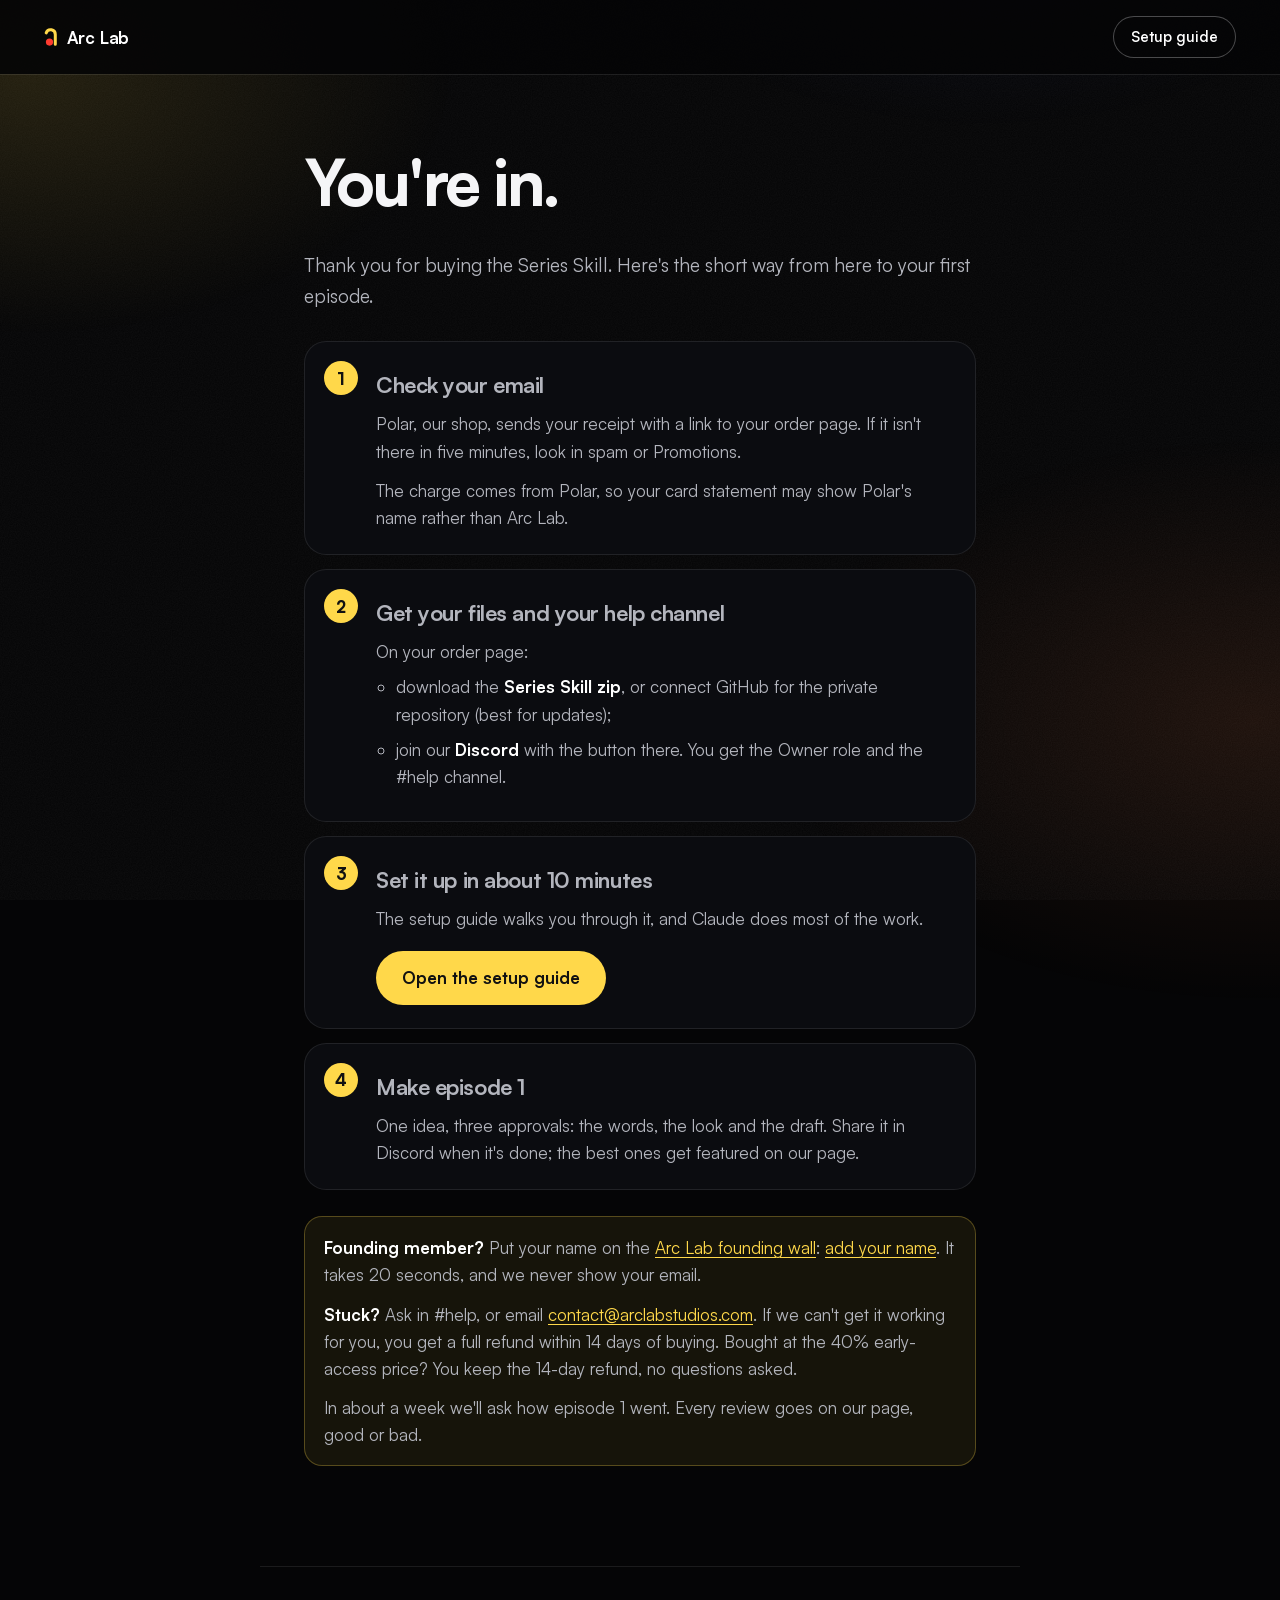
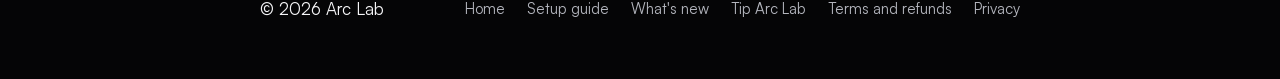
<file: thanks.html>
<!doctype html>
<html lang="en">
<head>
<meta charset="utf-8">
<meta name="viewport" content="width=device-width, initial-scale=1, viewport-fit=cover">
<meta http-equiv="Content-Security-Policy" content="default-src 'none'; script-src 'self' https://cloud.umami.is; style-src 'self'; img-src 'self' data:; font-src 'self'; connect-src https://gateway.umami.is; base-uri 'none'; form-action 'none'">
<title>You're in | Arc Lab</title>
<meta name="robots" content="noindex">
<meta name="theme-color" content="#050506">
<meta name="referrer" content="no-referrer">
<link rel="icon" href="favicon.ico" sizes="32x32">
<link rel="icon" href="assets/favicon.svg?v=2" type="image/svg+xml">
<link rel="apple-touch-icon" href="assets/apple-touch-icon.png">
<link rel="preload" href="assets/fonts/Satoshi-Variable.woff2" as="font" type="font/woff2" crossorigin>
<link rel="stylesheet" href="assets/site.css?v=7">
<script defer src="assets/links.js?v=1"></script>
</head>
<body>
<a class="skip" href="#main">Skip to your next steps</a>
<header class="bar solid">
  <a class="mark" href="./" aria-label="Arc Lab, home">
    <svg viewBox="14 0 36 64" width="13.5" height="24" aria-hidden="true"><g transform="translate(-0.875 -1.75)"><path d="M45 53 V27 A12.5 12.5 0 0 0 20.75 22.72" fill="none" stroke="currentColor" stroke-width="8" stroke-linecap="round"/><circle cx="29.5" cy="47.2" r="9.6" class="mark-dot"/></g></svg>
    Arc Lab
  </a>
  <a class="bar-cta" href="start.html">Setup guide</a>
</header>

<main id="main" class="doc">
  <h1>You're in.</h1>
  <p class="lede">Thank you for buying the Series Skill. Here's the short way from here to your first episode.</p>

  <ol class="steps">
    <li>
      <h2>Check your email</h2>
      <p>Polar, our shop, sends your receipt with a link to your order page. If it isn't there in five minutes, look in spam or Promotions.</p>
      <p>The charge comes from Polar, so your card statement may show Polar's name rather than Arc Lab.</p>
    </li>
    <li>
      <h2>Get your files and your help channel</h2>
      <p>On your order page:</p>
      <ul>
        <li>download the <b>Series Skill zip</b>, or connect GitHub for the private repository (best for updates);</li>
        <li>join our <b>Discord</b> with the button there. You get the Owner role and the #help channel.</li>
      </ul>
    </li>
    <li>
      <h2>Set it up in about 10 minutes</h2>
      <p>The setup guide walks you through it, and Claude does most of the work.</p>
      <a class="pill" href="start.html">Open the setup guide</a>
    </li>
    <li>
      <h2>Make episode 1</h2>
      <p>One idea, three approvals: the words, the look and the draft. Share it in Discord when it's done; the best ones get featured on our page.</p>
    </li>
  </ol>

  <div class="callout">
    <p><b>Founding member?</b> Put your name on the <a href="wall.html">Arc Lab founding wall</a>: <a href="https://tally.so/r/kblGr6">add your name</a>. It takes 20 seconds, and we never show your email.</p>
    <p><b>Stuck?</b> Ask in #help, or email <a href="mailto:contact@arclabstudios.com">contact@arclabstudios.com</a>. If we can't get it working for you, you get a full refund within 14 days of buying. Bought at the 40% early-access price? You keep the 14-day refund, no questions asked.</p>
    <p>In about a week we'll ask how episode 1 went. Every review goes on our page, good or bad.</p>
  </div>
</main>

<div class="doc-foot">
  <footer class="foot">
    <div class="foot-row">
      <p>© 2026 Arc Lab</p>
      <nav aria-label="Footer"><a href="./">Home</a><a href="start.html">Setup guide</a><a href="whats-new.html">What's new</a><a href="support.html">Tip Arc Lab</a><a href="terms.html">Terms and refunds</a><a href="privacy.html">Privacy</a></nav>
    </div>
  </footer>
</div>
</body>
</html>
</file>
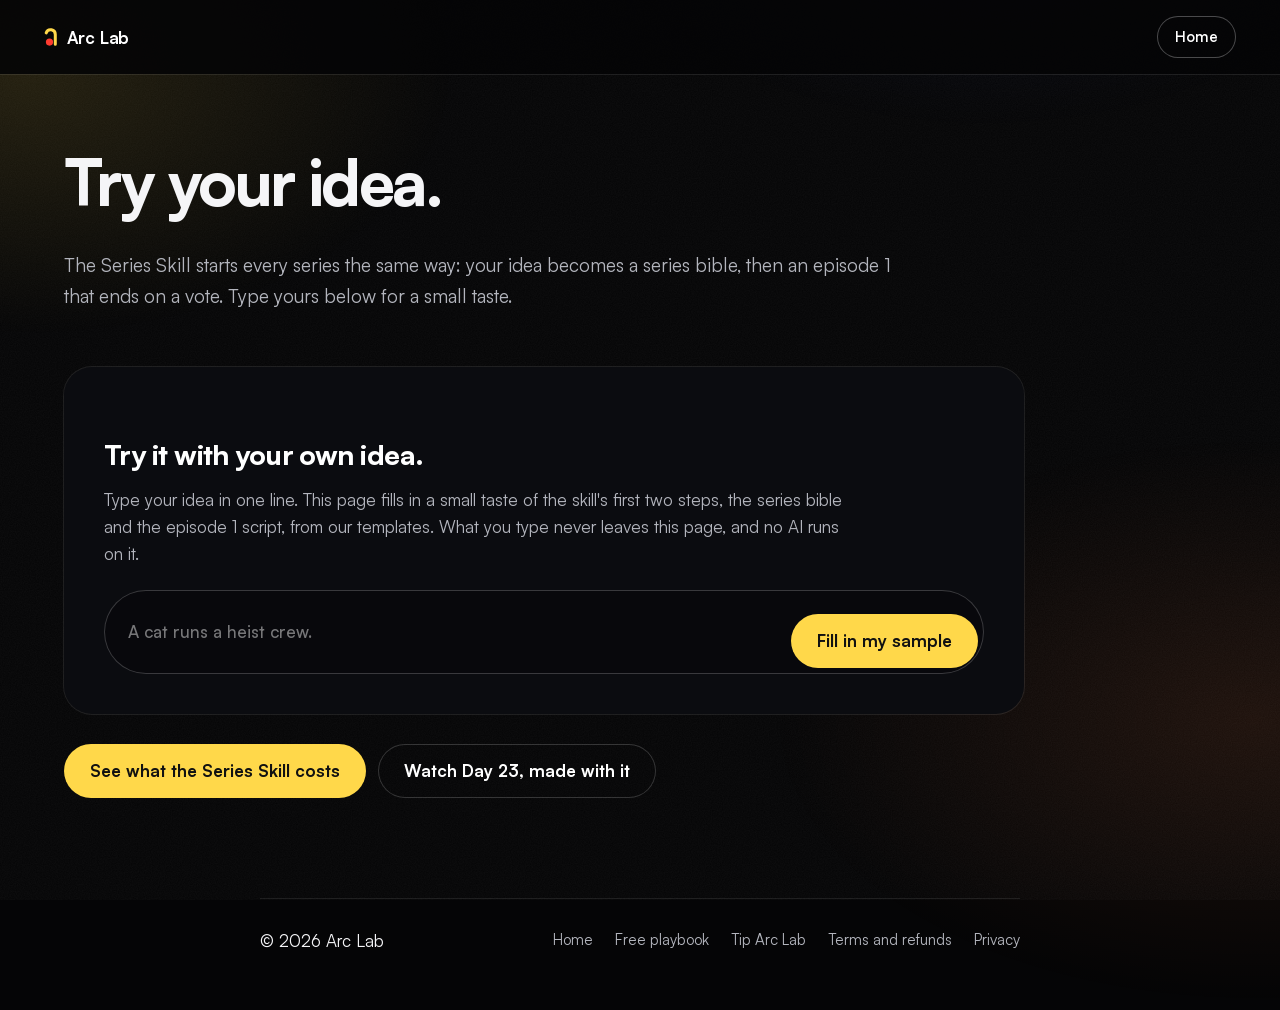
<file: try.html>
<!doctype html>
<html lang="en">
<head>
<meta charset="utf-8">
<meta name="viewport" content="width=device-width, initial-scale=1, viewport-fit=cover">
<meta http-equiv="Content-Security-Policy" content="default-src 'none'; script-src 'self' https://cloud.umami.is; style-src 'self'; img-src 'self' data:; font-src 'self'; connect-src https://gateway.umami.is; base-uri 'none'; form-action 'none'">
<title>Try your idea | Arc Lab</title>
<meta name="description" content="Type your series idea in one line and see a small sample of the Arc Lab Series Skill's first steps: a series bible and how episode 1 ends.">
<meta name="theme-color" content="#050506">
<meta name="referrer" content="no-referrer">
<link rel="icon" href="favicon.ico" sizes="32x32">
<link rel="icon" href="assets/favicon.svg?v=2" type="image/svg+xml">
<link rel="apple-touch-icon" href="assets/apple-touch-icon.png">
<link rel="preload" href="assets/fonts/Satoshi-Variable.woff2" as="font" type="font/woff2" crossorigin>
<link rel="stylesheet" href="assets/site.css?v=28">
<script defer src="assets/links.js?v=1"></script>
<script defer src="assets/idea.js?v=2"></script>
</head>
<body>
<a class="skip" href="#main">Skip to the sample</a>
<header class="bar solid">
  <a class="mark" href="./" aria-label="Arc Lab, home">
    <svg viewBox="14 0 36 64" width="13.5" height="24" aria-hidden="true"><g transform="translate(-0.875 -1.75)"><path d="M45 53 V27 A12.5 12.5 0 0 0 20.75 22.72" fill="none" stroke="currentColor" stroke-width="8" stroke-linecap="round"/><circle cx="29.5" cy="47.2" r="9.6" class="mark-dot"/></g></svg>
    Arc Lab
  </a>
  <a class="bar-cta" href="./">Home</a>
</header>

<main id="main" class="doc doc-wide try-page">
  <h1>Try your idea.</h1>
  <p class="lede">The Series Skill starts every series the same way: your idea becomes a series bible, then an episode 1 that ends on a vote. Type yours below for a small taste.</p>
    <div class="idea" id="idea">
      <div class="idea-head">
        <h3>Try it with your own idea.</h3>
        <p>Type your idea in one line. This page fills in a small taste of the skill's first two steps, the series bible and the episode 1 script, from our templates. What you type never leaves this page, and no AI runs on it.</p>
      </div>
      <form class="idea-form" novalidate>
        <label class="sr" for="idea-in">Your series idea, in one line</label>
        <input id="idea-in" type="text" maxlength="140" autocomplete="off" aria-describedby="idea-err" placeholder="A cat runs a heist crew.">
        <button type="submit" class="pill">Fill in my sample</button>
      </form>
      <p class="idea-err" id="idea-err" aria-live="polite"></p>
      <p class="sr" id="idea-status" role="status"></p>
      <div class="idea-out" hidden>
        <p class="idea-tag">A sample, filled in from templates</p>
        <dl>
          <div><dt>Premise</dt><dd data-f="premise"></dd></div>
          <div><dt>The cast</dt><dd><ul data-f="cast"></ul></dd></div>
          <div><dt>Episode 1 ends</dt><dd data-f="cliff"></dd></div>
          <div><dt>The vote</dt><dd><ol data-f="vote"></ol></dd></div>
        </dl>
        <p class="fine">A preview of the shape only. In the skill, the real bible and script are written from your idea, and nothing goes further until you approve them. Original ideas only: if yours borrows someone else's characters, the skill suggests an original take.</p>
      </div>
    </div>
  <p class="try-back"><a class="pill" href="./#pricing">See what the Series Skill costs</a> <a class="pill pill-line" href="./#made">Watch Day 23, made with it</a></p>
</main>

<div class="doc-foot">
  <footer class="foot">
    <div class="foot-row">
      <p>© 2026 Arc Lab</p>
      <nav aria-label="Footer"><a href="./">Home</a><a href="vote-loop.html">Free playbook</a><a href="support.html">Tip Arc Lab</a><a href="terms.html">Terms and refunds</a><a href="privacy.html">Privacy</a></nav>
    </div>
  </footer>
</div>
</body>
</html>
</file>
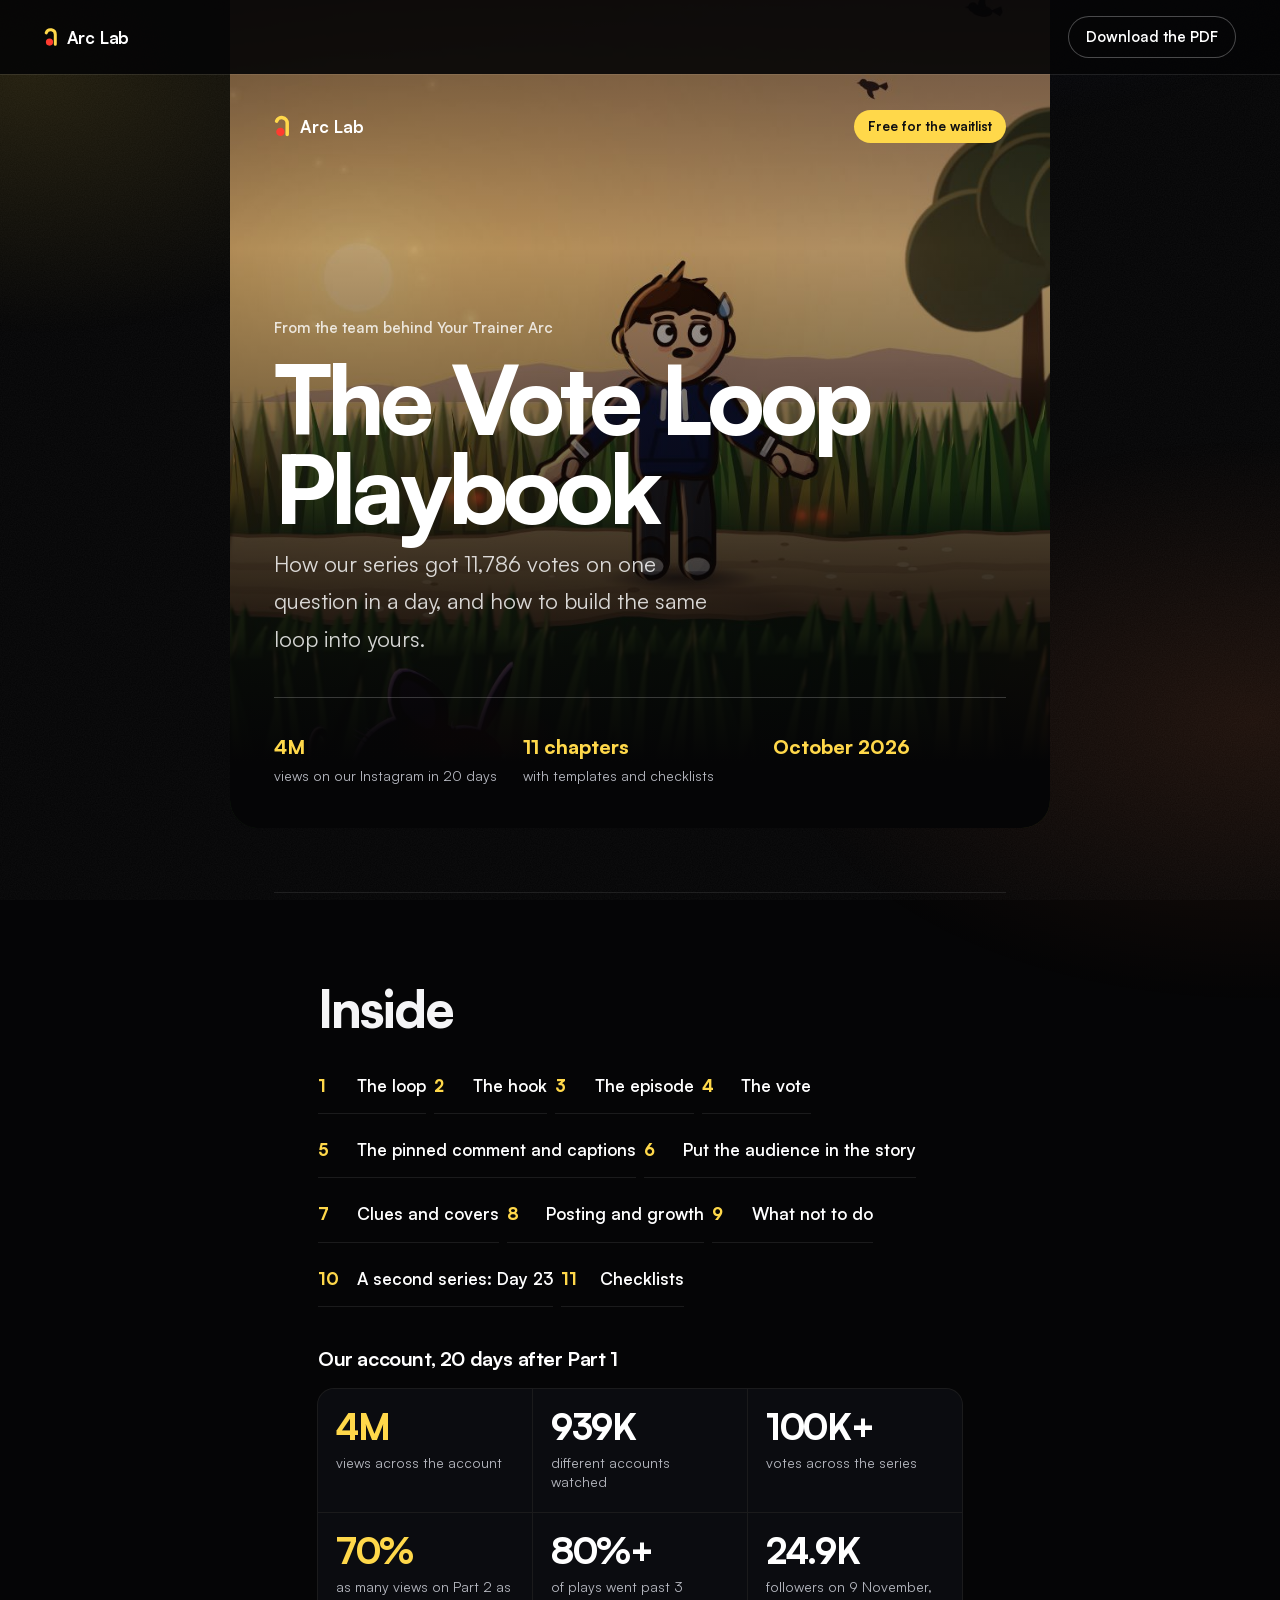
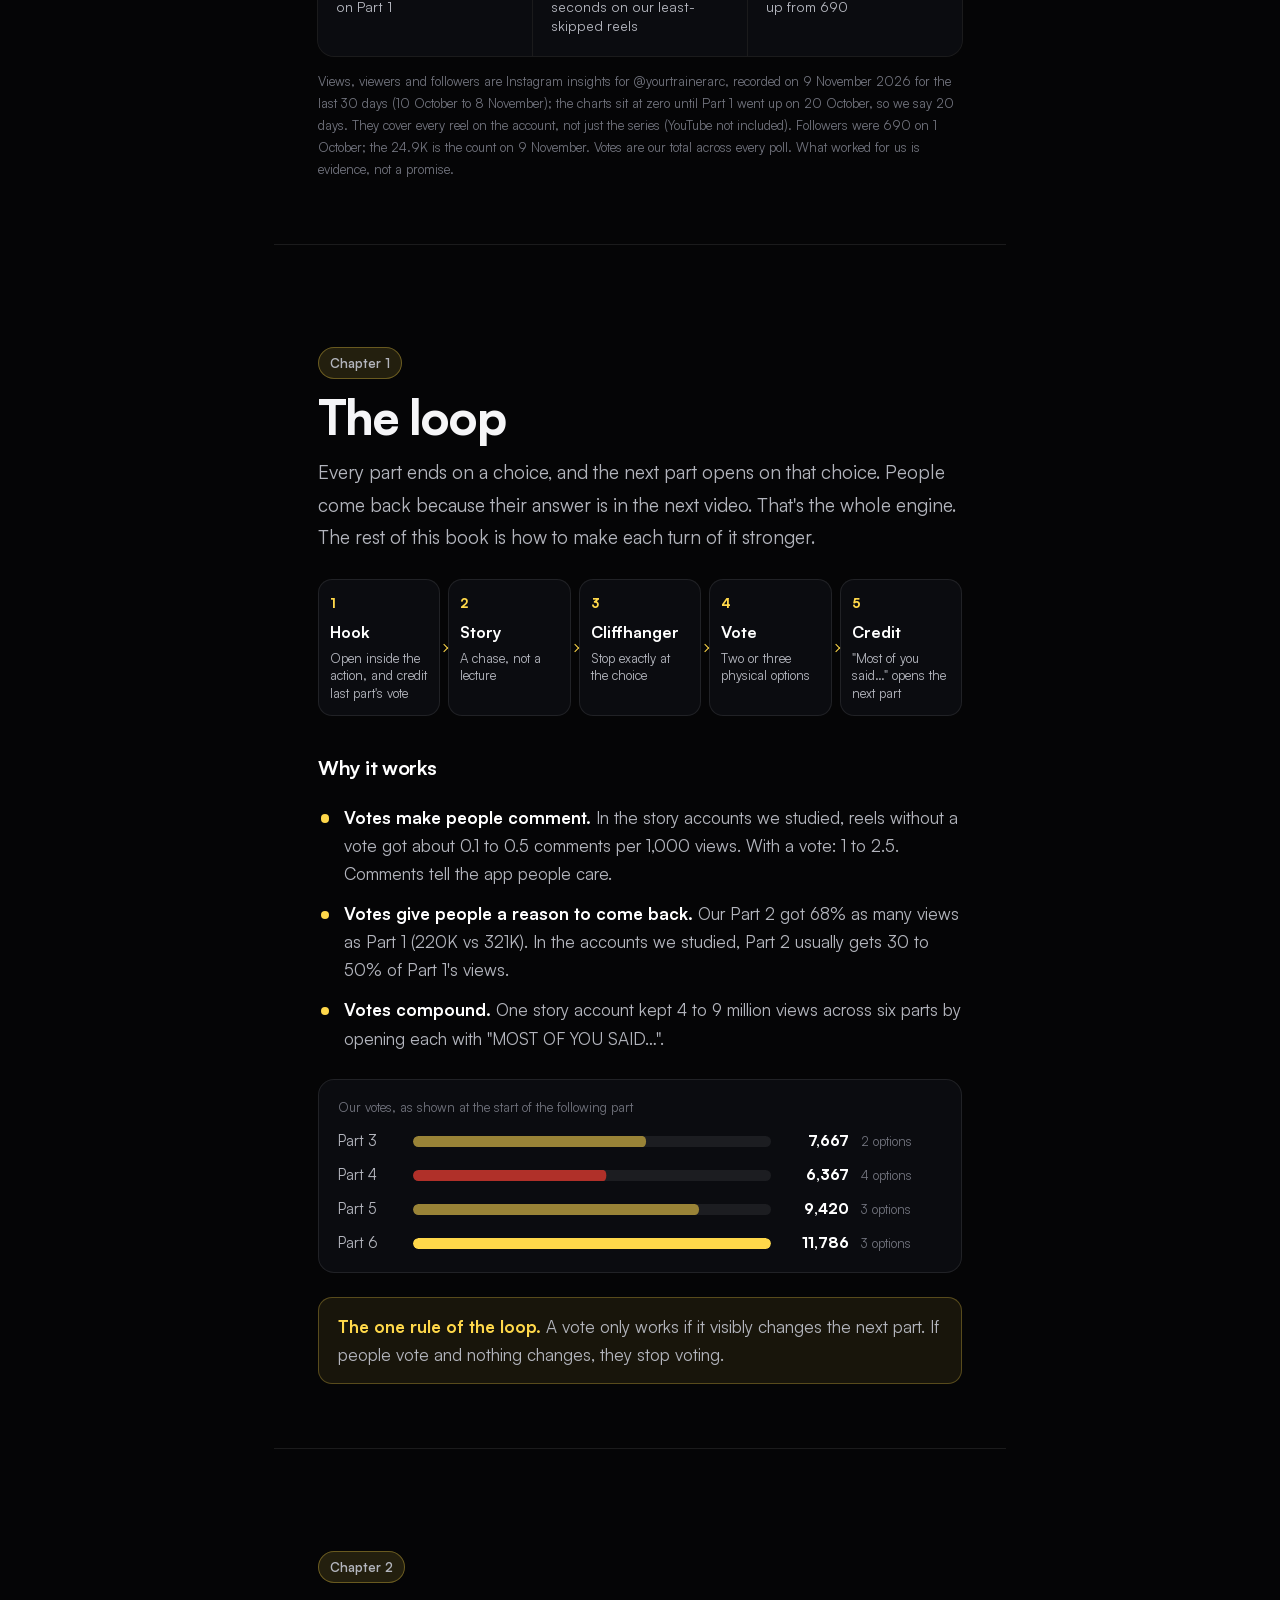
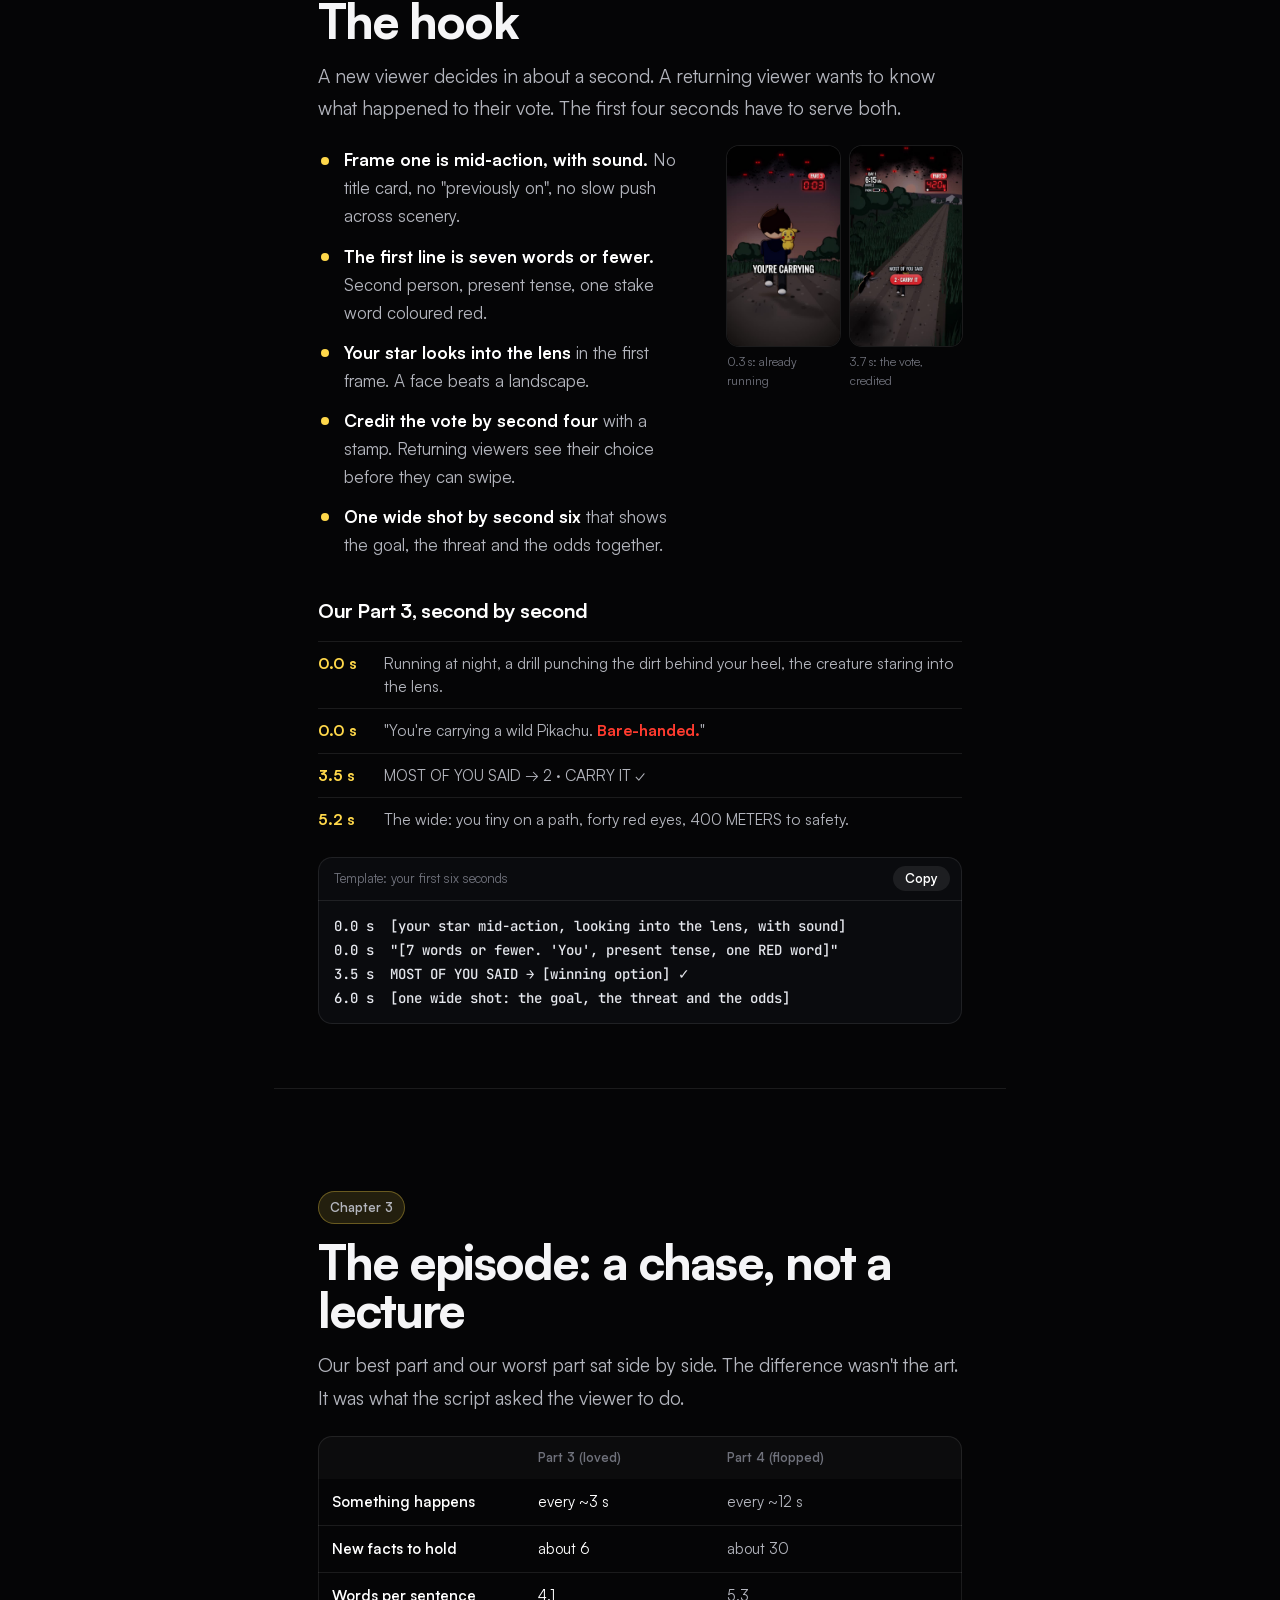
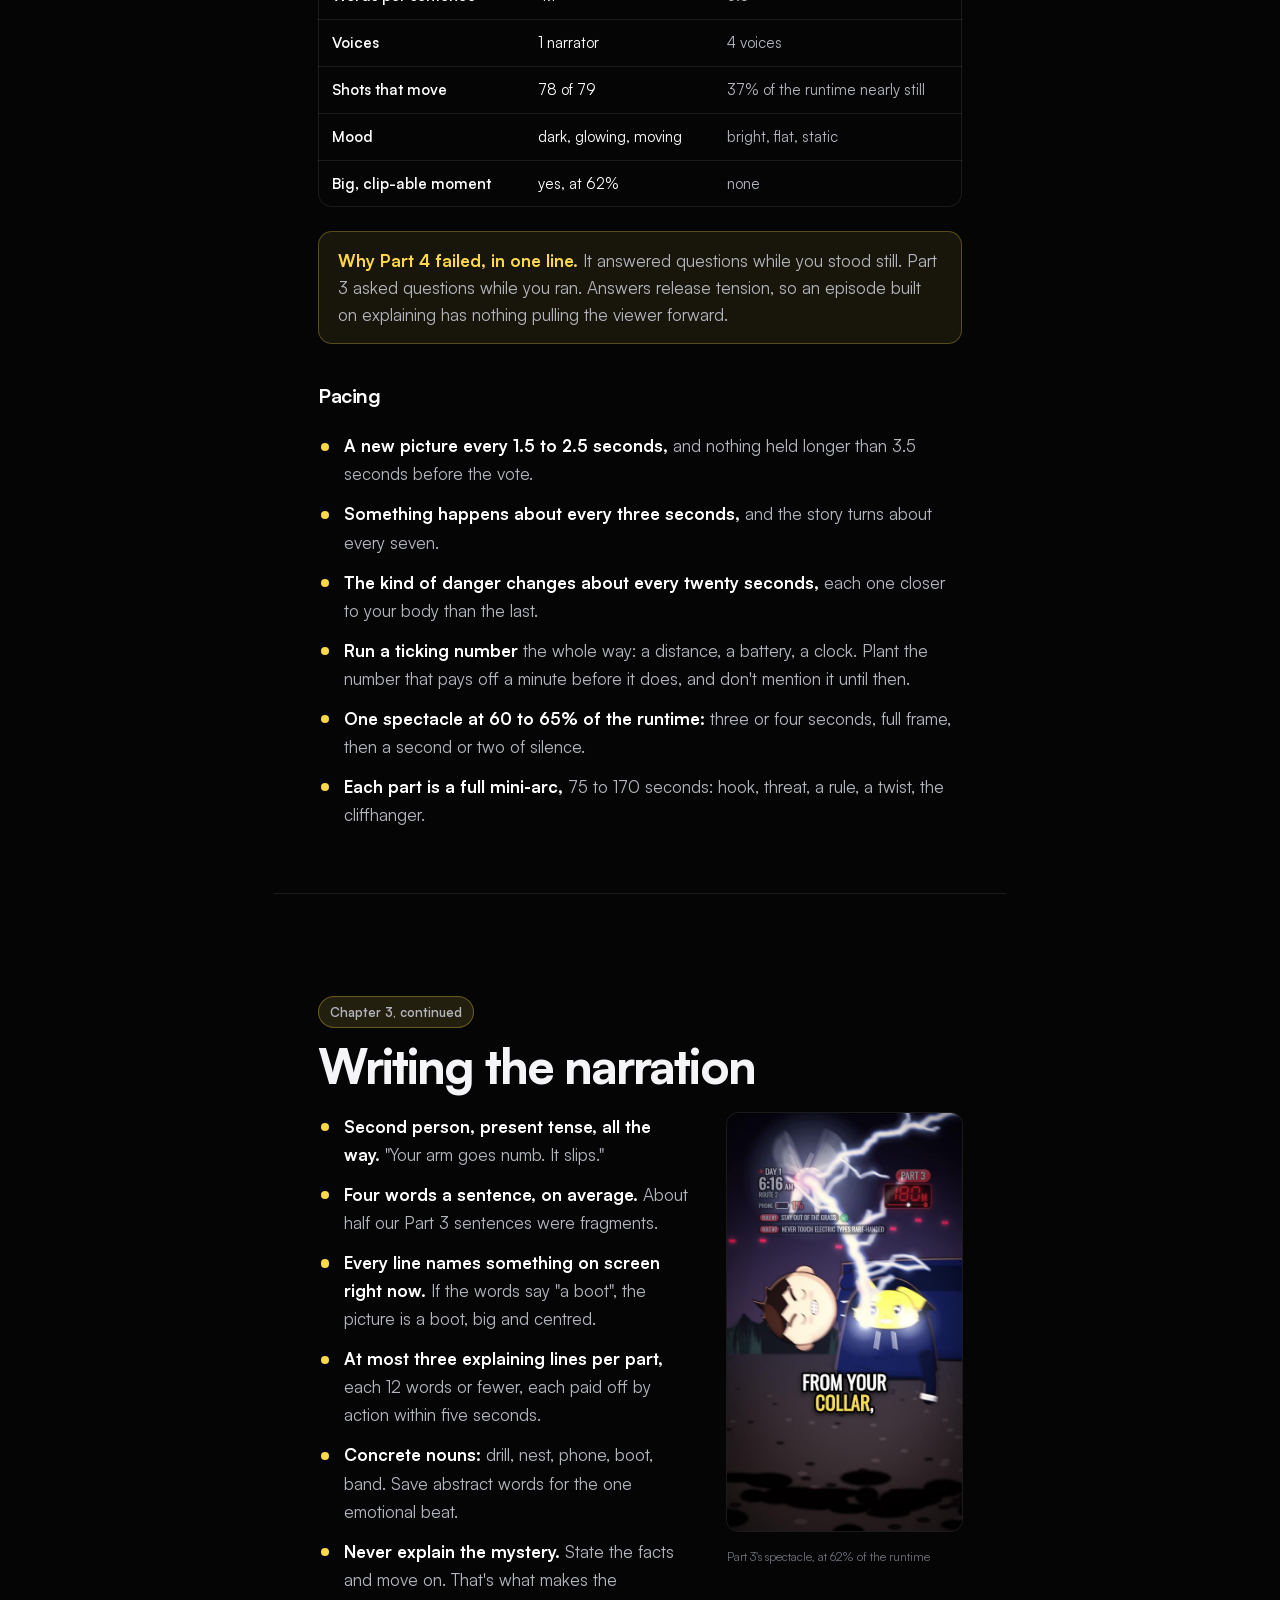
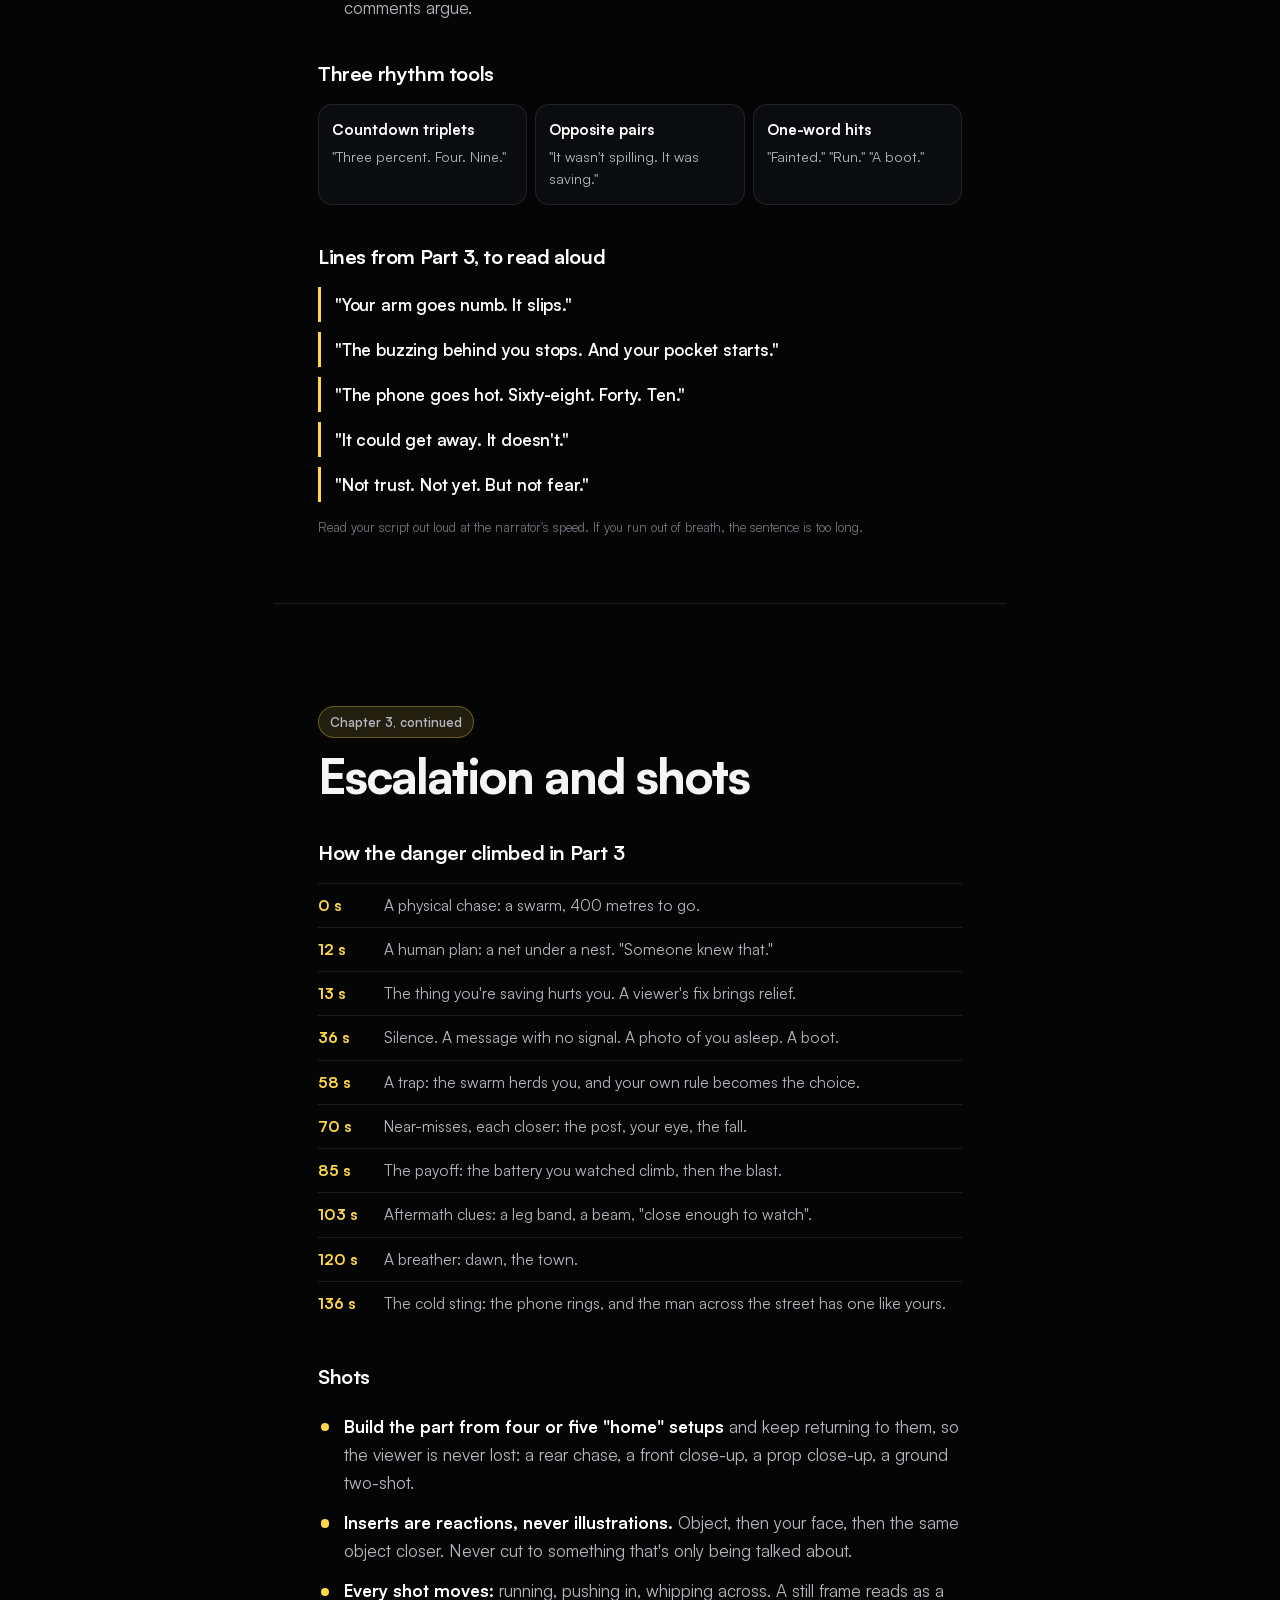
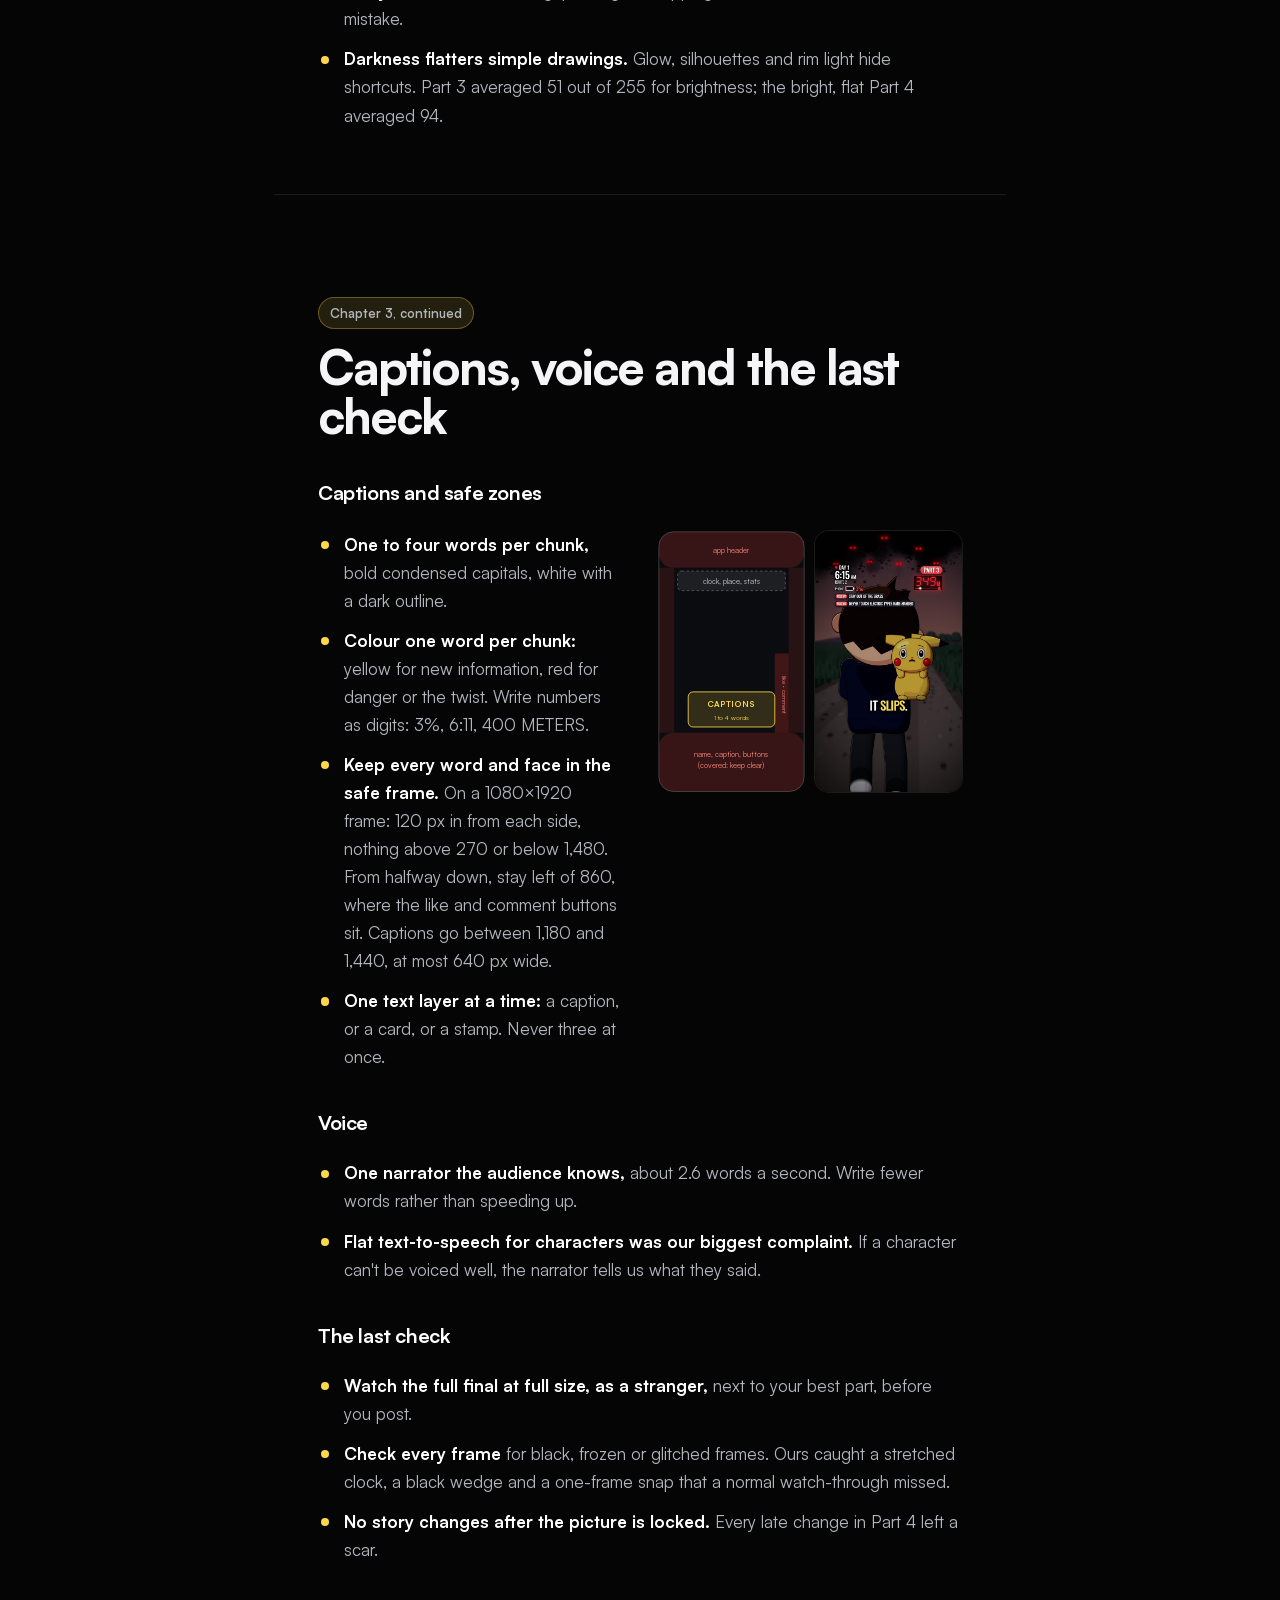
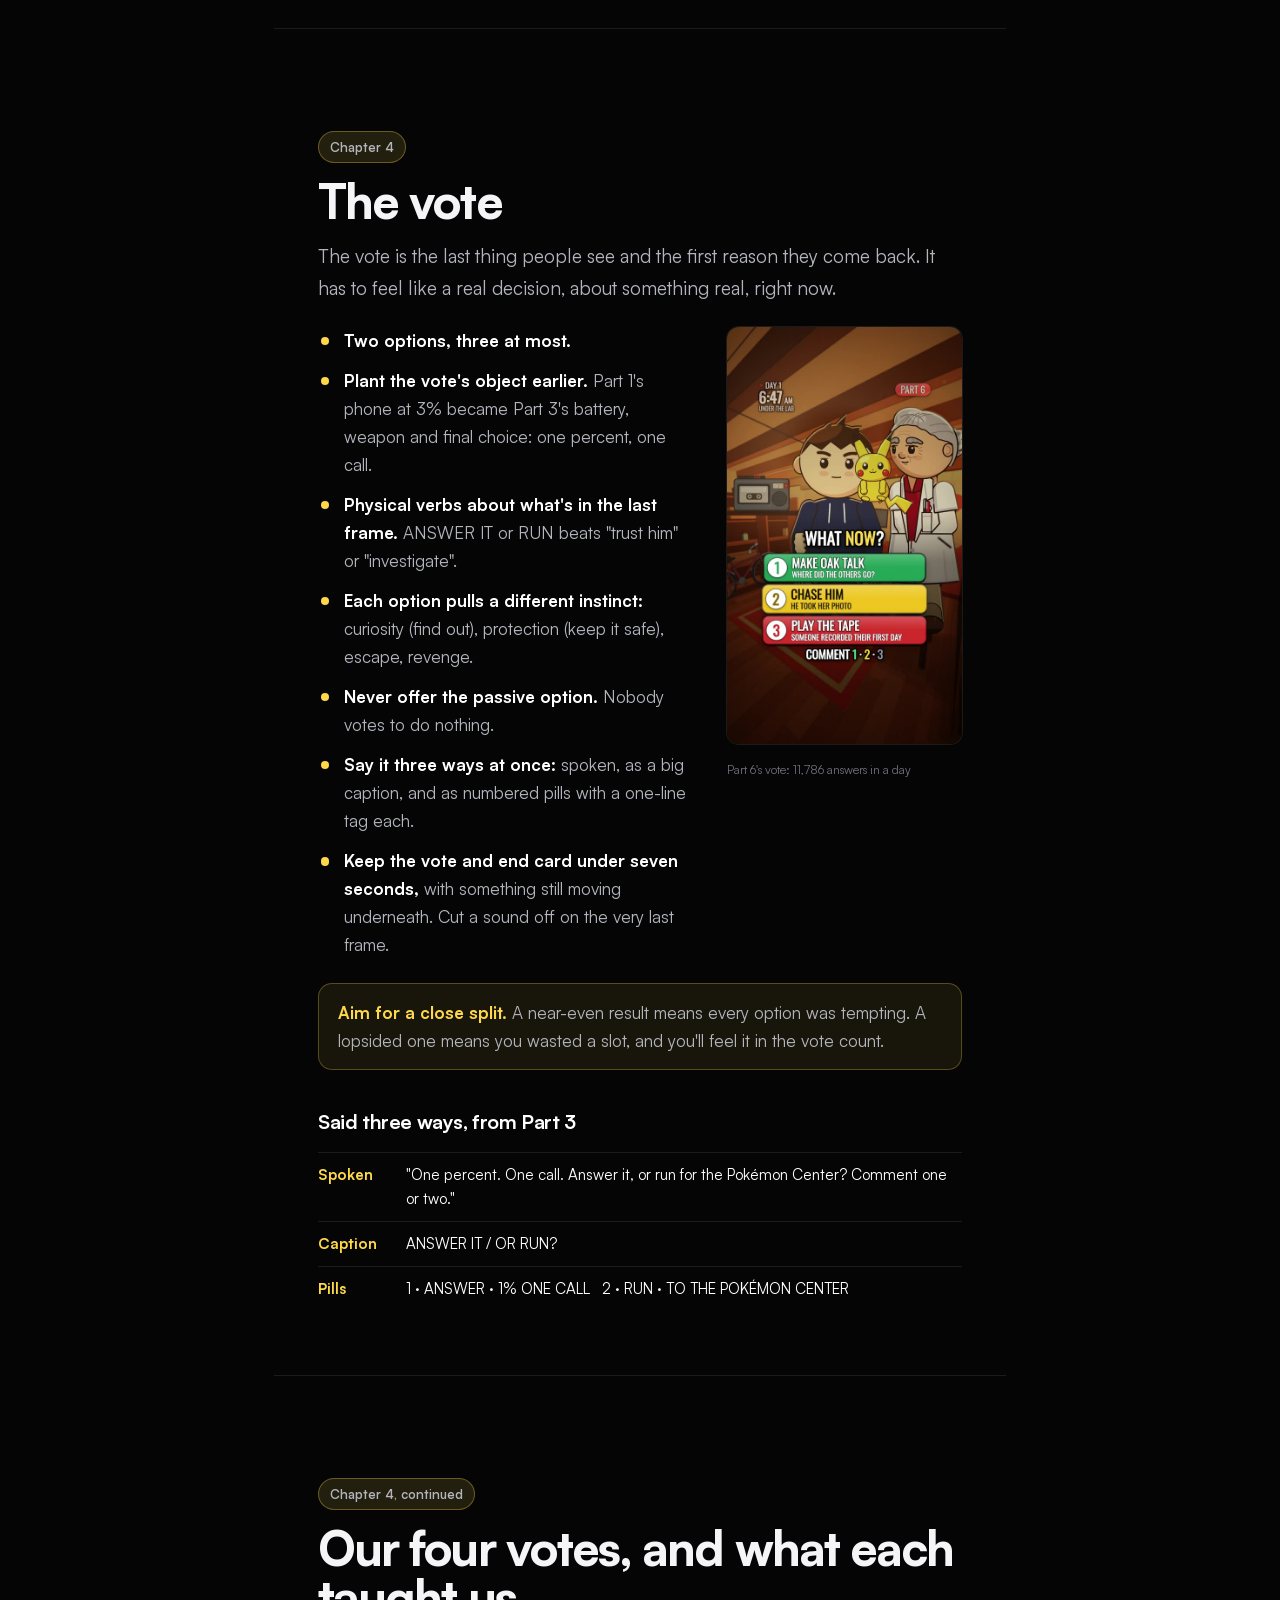
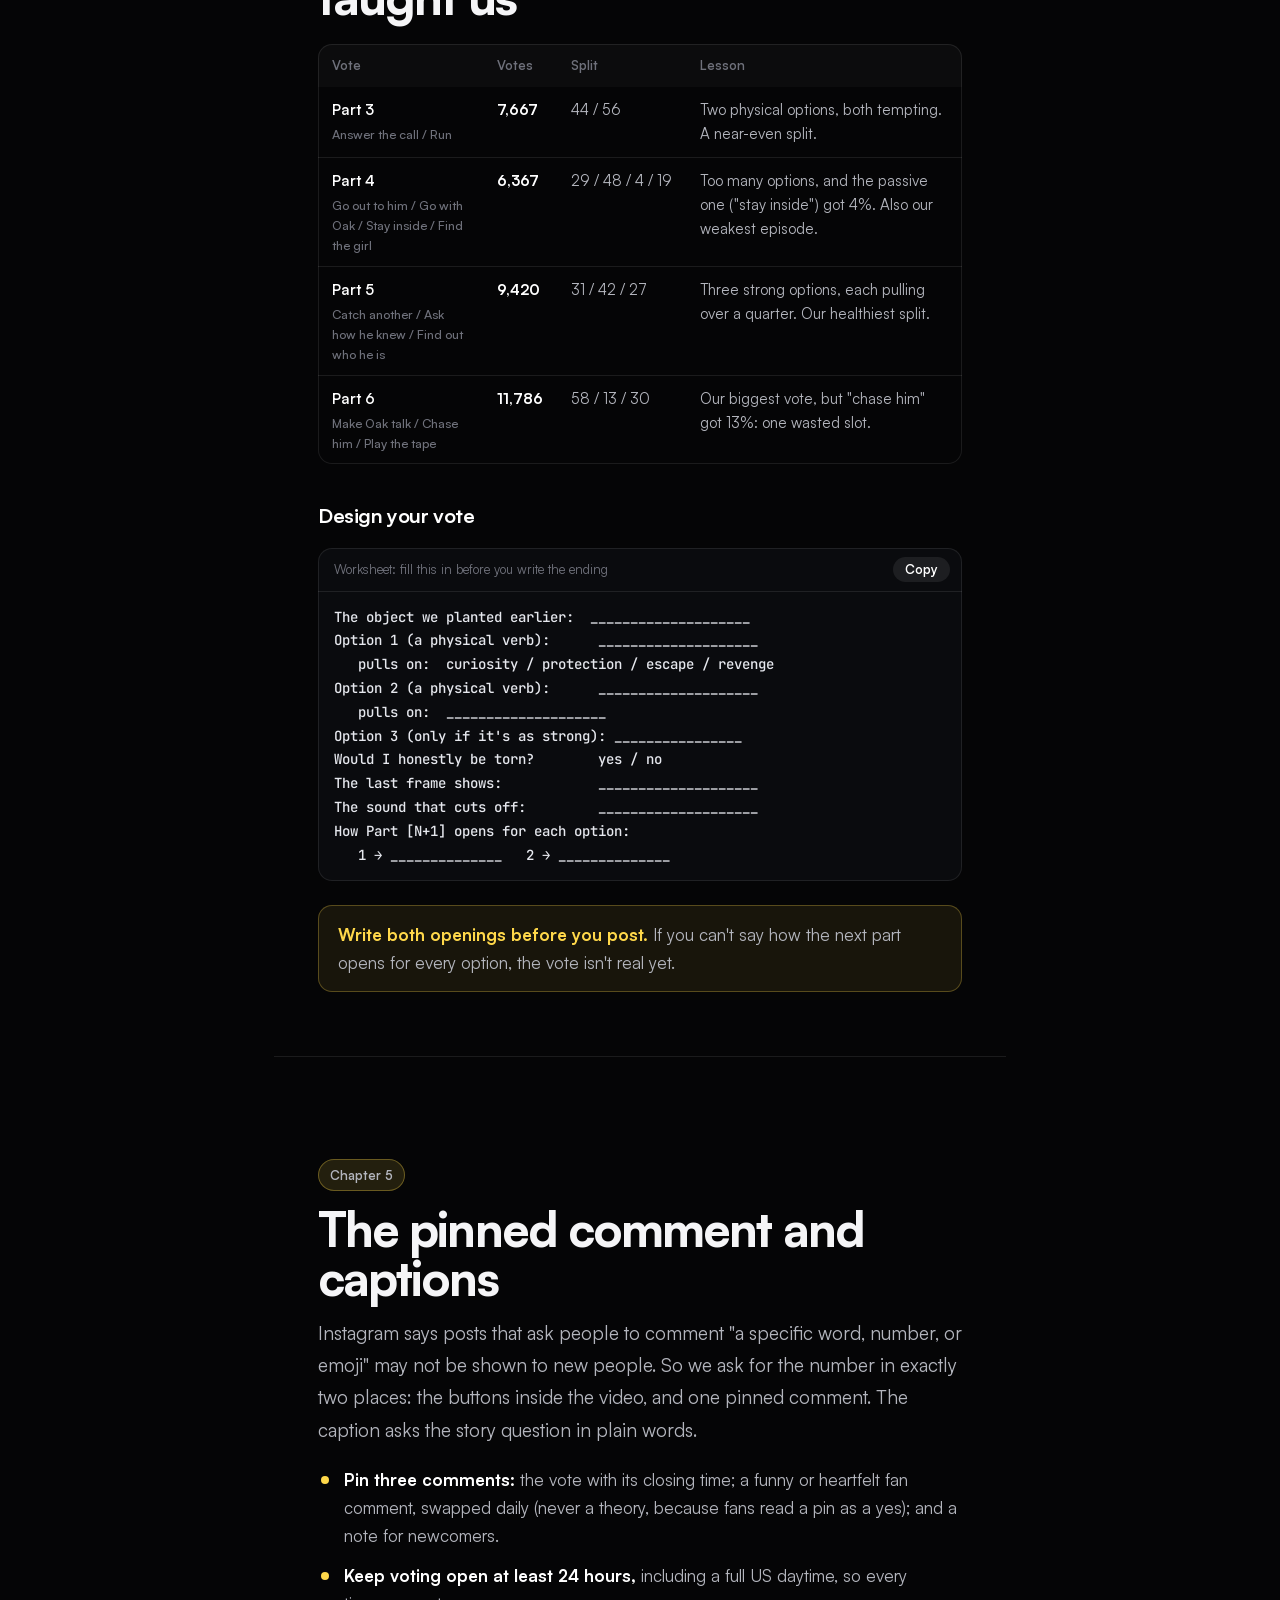
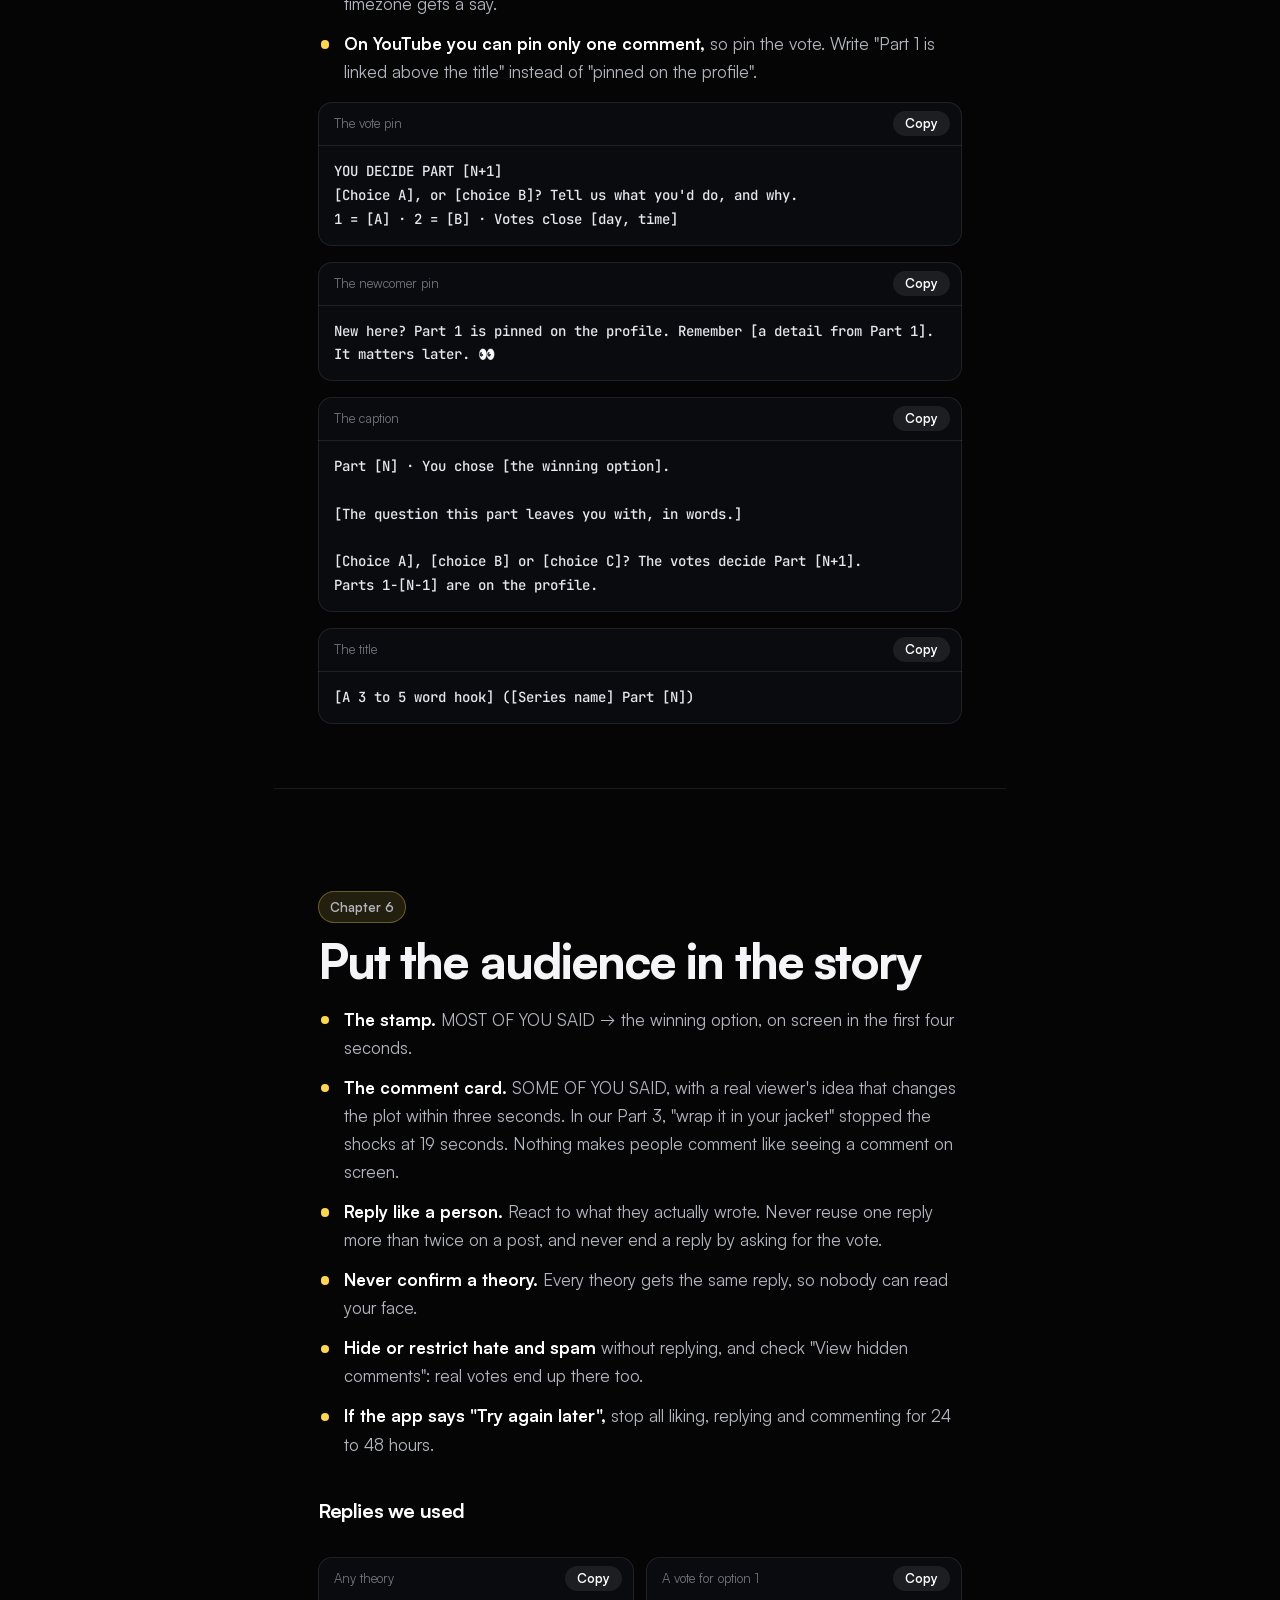
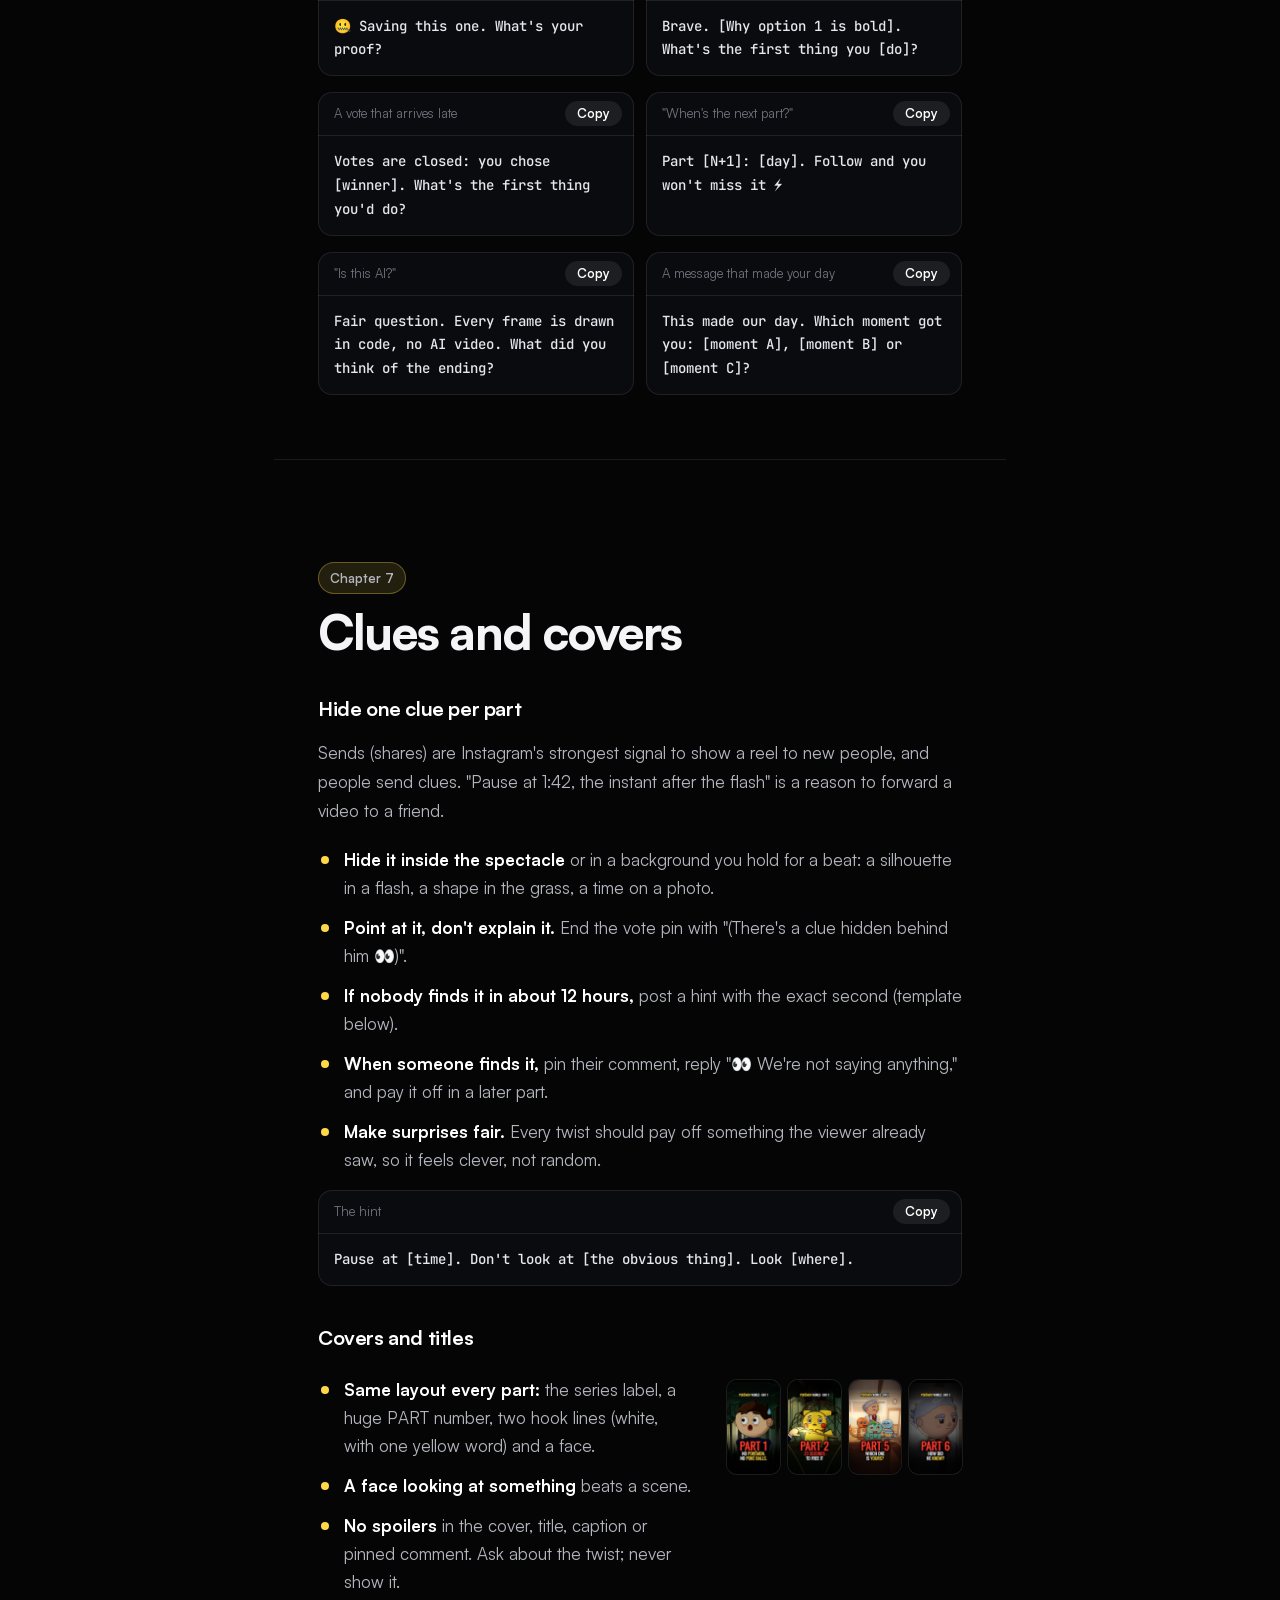
<file: vote-loop.html>
<!doctype html>
<html lang="en">
<head>
<meta charset="utf-8">
<meta name="viewport" content="width=device-width, initial-scale=1, viewport-fit=cover">
<meta http-equiv="Content-Security-Policy" content="default-src 'none'; script-src 'self' https://cloud.umami.is; style-src 'self'; img-src 'self' data:; font-src 'self'; connect-src https://gateway.umami.is; base-uri 'none'; form-action 'none'">
<meta name="robots" content="noindex">
<title>The Vote Loop Playbook | Arc Lab</title>
<meta name="description" content="How Your Trainer Arc got 11,786 votes on one question in a day, and how to build the same loop into your own series.">
<link rel="canonical" href="https://arclabstudios.com/vote-loop.html">
<meta property="og:type" content="website">
<meta property="og:site_name" content="Arc Lab">
<meta property="og:title" content="The Vote Loop Playbook | Arc Lab">
<meta property="og:description" content="How Your Trainer Arc got 11,786 votes on one question in a day, and how to build the same loop into your own series.">
<meta property="og:url" content="https://arclabstudios.com/vote-loop.html">
<meta property="og:image" content="https://arclabstudios.com/assets/og-playbook.png">
<meta property="og:image:width" content="1200">
<meta property="og:image:height" content="630">
<meta property="og:image:alt" content="The Vote Loop Playbook, free from Arc Lab">
<meta name="twitter:card" content="summary_large_image">
<meta name="theme-color" content="#050506">
<meta name="referrer" content="no-referrer">
<link rel="icon" href="favicon.ico" sizes="32x32">
<link rel="icon" href="assets/favicon.svg?v=2" type="image/svg+xml">
<link rel="apple-touch-icon" href="assets/apple-touch-icon.png">
<link rel="preload" href="assets/fonts/Satoshi-Variable.woff2" as="font" type="font/woff2" crossorigin>
<link rel="stylesheet" href="assets/site.css?v=7">
<link rel="stylesheet" href="assets/playbook.css">
<script defer src="assets/links.js?v=1"></script>
<script defer src="assets/playbook.js?v=2"></script>
</head>
<body class="pb">
<a class="skip" href="#main">Skip to the playbook</a>
<header class="bar solid">
  <a class="mark" href="./" aria-label="Arc Lab, home">
    <svg viewBox="14 0 36 64" width="13.5" height="24" aria-hidden="true"><g transform="translate(-0.875 -1.75)"><path d="M45 53 V27 A12.5 12.5 0 0 0 20.75 22.72" fill="none" stroke="currentColor" stroke-width="8" stroke-linecap="round"/><circle cx="29.5" cy="47.2" r="9.6" class="mark-dot"/></g></svg>
    Arc Lab
  </a>
  <a class="bar-cta" href="assets/vote-loop-playbook.pdf" download>Download the PDF</a>
</header>

<main id="main" class="book">

<!-- ============================================================ cover -->
<section class="page cover" aria-labelledby="cover-h">
  <img class="cover-bg" src="assets/yta/hero_m.jpg" width="960" height="1440" alt="">
  <div class="cover-top">
    <span class="cover-mark"><svg viewBox="14 0 36 64" width="15.8" height="28" aria-hidden="true"><g transform="translate(-0.875 -1.75)"><path d="M45 53 V27 A12.5 12.5 0 0 0 20.75 22.72" fill="none" stroke="currentColor" stroke-width="8" stroke-linecap="round"/><circle cx="29.5" cy="47.2" r="9.6" class="mark-dot"/></g></svg>Arc Lab</span>
    <span class="cover-tag">Free for the waitlist</span>
  </div>
  <div class="cover-main">
    <p class="cover-kicker">From the team behind Your Trainer Arc</p>
    <h1 id="cover-h">The Vote Loop Playbook</h1>
    <p class="cover-sub">How our series got 11,786 votes on one question in a day, and how to build the same loop into yours.</p>
  </div>
  <div class="cover-foot">
    <p><b>4M</b> views on our Instagram in 20 days</p>
    <p><b>11 chapters</b> with templates and checklists</p>
    <p><b>October 2026</b></p>
  </div>
</section>

<!-- ============================================================ contents + results -->
<section class="page" aria-labelledby="toc-h">
  <h2 id="toc-h" class="h-page">Inside</h2>
  <ol class="toc">
    <li><span>The loop</span><i>3</i></li>
    <li><span>The hook</span><i>4</i></li>
    <li><span>The episode</span><i>5</i></li>
    <li><span>The vote</span><i>9</i></li>
    <li><span>The pinned comment and captions</span><i>11</i></li>
    <li><span>Put the audience in the story</span><i>12</i></li>
    <li><span>Clues and covers</span><i>13</i></li>
    <li><span>Posting and growth</span><i>14</i></li>
    <li><span>What not to do</span><i>16</i></li>
    <li><span>A second series: Day 23</span><i>17</i></li>
    <li><span>Checklists</span><i>20</i></li>
  </ol>
  <h3 class="h-sub">Our account, 20 days after Part 1</h3>
  <ul class="stats">
    <li><b>4M</b><span>views across the account</span></li>
    <li><b>939K</b><span>different accounts watched</span></li>
    <li><b>100K+</b><span>votes across the series</span></li>
    <li><b>70%</b><span>as many views on Part 2 as on Part 1</span></li>
    <li><b>80%+</b><span>of plays went past 3 seconds on our least-skipped reels</span></li>
    <li><b>24.9K</b><span>followers on 9 November, up from 690</span></li>
  </ul>
  <p class="small-note">Views, viewers and followers are Instagram insights for @yourtrainerarc, recorded on 9 November 2026 for the last 30 days (10 October to 8 November); the charts sit at zero until Part 1 went up on 20 October, so we say 20 days. They cover every reel on the account, not just the series (YouTube not included). Followers were 690 on 1 October; the 24.9K is the count on 9 November. Votes are our total across every poll. What worked for us is evidence, not a promise.</p>
  <footer class="pf"><span>The Vote Loop Playbook · free from Arc Lab</span><a href="https://arclabstudios.com/">arclabstudios.com</a><span></span></footer>
</section>

<!-- ============================================================ 1. the loop -->
<section class="page" aria-labelledby="c1">
  <p class="ch-num">Chapter 1</p>
  <h2 id="c1" class="h-ch">The loop</h2>
  <p class="lead-p">Every part ends on a choice, and the next part opens on that choice. People come back because their answer is in the next video. That's the whole engine. The rest of this book is how to make each turn of it stronger.</p>
  <ol class="loop" aria-label="The five steps of the loop">
    <li><b>Hook</b><span>Open inside the action, and credit last part's vote</span></li>
    <li><b>Story</b><span>A chase, not a lecture</span></li>
    <li><b>Cliffhanger</b><span>Stop exactly at the choice</span></li>
    <li><b>Vote</b><span>Two or three physical options</span></li>
    <li><b>Credit</b><span>"Most of you said…" opens the next part</span></li>
  </ol>
  <h3 class="h-sub">Why it works</h3>
  <ul class="rules">
    <li><b>Votes make people comment.</b> In the story accounts we studied, reels without a vote got about 0.1 to 0.5 comments per 1,000 views. With a vote: 1 to 2.5. Comments tell the app people care.</li>
    <li><b>Votes give people a reason to come back.</b> Our Part 2 got 68% as many views as Part 1 (220K vs 321K). In the accounts we studied, Part 2 usually gets 30 to 50% of Part 1's views.</li>
    <li><b>Votes compound.</b> One story account kept 4 to 9 million views across six parts by opening each with "MOST OF YOU SAID…".</li>
  </ul>
  <figure class="votes">
    <figcaption>Our votes, as shown at the start of the following part</figcaption>
    <ul>
      <li><span class="vl">Part 3</span><span class="vb"><i data-v="7667"></i></span><span class="vn">7,667</span><span class="vo">2 options</span></li>
      <li class="dip"><span class="vl">Part 4</span><span class="vb"><i data-v="6367"></i></span><span class="vn">6,367</span><span class="vo">4 options</span></li>
      <li><span class="vl">Part 5</span><span class="vb"><i data-v="9420"></i></span><span class="vn">9,420</span><span class="vo">3 options</span></li>
      <li class="top"><span class="vl">Part 6</span><span class="vb"><i data-v="11786"></i></span><span class="vn">11,786</span><span class="vo">3 options</span></li>
    </ul>
  </figure>
  <div class="callout"><b>The one rule of the loop.</b> A vote only works if it visibly changes the next part. If people vote and nothing changes, they stop voting.</div>
  <footer class="pf"><span>The Vote Loop Playbook · free from Arc Lab</span><a href="https://arclabstudios.com/">arclabstudios.com</a><span></span></footer>
</section>

<!-- ============================================================ 2. the hook -->
<section class="page" aria-labelledby="c2">
  <p class="ch-num">Chapter 2</p>
  <h2 id="c2" class="h-ch">The hook</h2>
  <p class="lead-p">A new viewer decides in about a second. A returning viewer wants to know what happened to their vote. The first four seconds have to serve both.</p>
  <div class="two">
    <ul class="rules">
      <li><b>Frame one is mid-action, with sound.</b> No title card, no "previously on", no slow push across scenery.</li>
      <li><b>The first line is seven words or fewer.</b> Second person, present tense, one stake word coloured red.</li>
      <li><b>Your star looks into the lens</b> in the first frame. A face beats a landscape.</li>
      <li><b>Credit the vote by second four</b> with a stamp. Returning viewers see their choice before they can swipe.</li>
      <li><b>One wide shot by second six</b> that shows the goal, the threat and the odds together.</li>
    </ul>
    <div class="frames">
      <figure><img src="assets/yta/pb_hook.jpg" width="540" height="960" alt="Part 3, first frame: you running, the creature looking over your shoulder into the camera, red eyes in the sky, a countdown on screen."><figcaption>0.3 s: already running</figcaption></figure>
      <figure><img src="assets/yta/pb_credit.jpg" width="540" height="960" alt="Part 3 at 3.7 seconds: a stamp reading Most of you said, 2, carry it."><figcaption>3.7 s: the vote, credited</figcaption></figure>
    </div>
  </div>
  <h3 class="h-sub">Our Part 3, second by second</h3>
  <ol class="timeline">
    <li><i>0.0 s</i><span>Running at night, a drill punching the dirt behind your heel, the creature staring into the lens.</span></li>
    <li><i>0.0 s</i><span>"You're carrying a wild Pikachu. <em>Bare-handed.</em>"</span></li>
    <li><i>3.5 s</i><span>MOST OF YOU SAID → 2 · CARRY IT ✓</span></li>
    <li><i>5.2 s</i><span>The wide: you tiny on a path, forty red eyes, 400 METERS to safety.</span></li>
  </ol>
  <div class="tpl">
    <div class="tpl-head"><span>Template: your first six seconds</span><button type="button" class="copy" data-copy="t-hook">Copy</button></div>
    <pre id="t-hook">0.0 s  [your star mid-action, looking into the lens, with sound]
0.0 s  "[7 words or fewer. 'You', present tense, one RED word]"
3.5 s  MOST OF YOU SAID → [winning option] ✓
6.0 s  [one wide shot: the goal, the threat and the odds]</pre>
  </div>
  <footer class="pf"><span>The Vote Loop Playbook · free from Arc Lab</span><a href="https://arclabstudios.com/">arclabstudios.com</a><span></span></footer>
</section>

<!-- ============================================================ 3. the episode -->
<section class="page" aria-labelledby="c3">
  <p class="ch-num">Chapter 3</p>
  <h2 id="c3" class="h-ch">The episode: a chase, not a lecture</h2>
  <p class="lead-p">Our best part and our worst part sat side by side. The difference wasn't the art. It was what the script asked the viewer to do.</p>
  <div class="table-wrap">
    <table class="compare">
      <thead><tr><th scope="col"></th><th scope="col">Part 3 (loved)</th><th scope="col">Part 4 (flopped)</th></tr></thead>
      <tbody>
        <tr><th scope="row">Something happens</th><td>every ~3 s</td><td>every ~12 s</td></tr>
        <tr><th scope="row">New facts to hold</th><td>about 6</td><td>about 30</td></tr>
        <tr><th scope="row">Words per sentence</th><td>4.1</td><td>5.3</td></tr>
        <tr><th scope="row">Voices</th><td>1 narrator</td><td>4 voices</td></tr>
        <tr><th scope="row">Shots that move</th><td>78 of 79</td><td>37% of the runtime nearly still</td></tr>
        <tr><th scope="row">Mood</th><td>dark, glowing, moving</td><td>bright, flat, static</td></tr>
        <tr><th scope="row">Big, clip-able moment</th><td>yes, at 62%</td><td>none</td></tr>
      </tbody>
    </table>
  </div>
  <div class="callout"><b>Why Part 4 failed, in one line.</b> It answered questions while you stood still. Part 3 asked questions while you ran. Answers release tension, so an episode built on explaining has nothing pulling the viewer forward.</div>
  <h3 class="h-sub">Pacing</h3>
  <ul class="rules">
    <li><b>A new picture every 1.5 to 2.5 seconds,</b> and nothing held longer than 3.5 seconds before the vote.</li>
    <li><b>Something happens about every three seconds,</b> and the story turns about every seven.</li>
    <li><b>The kind of danger changes about every twenty seconds,</b> each one closer to your body than the last.</li>
    <li><b>Run a ticking number</b> the whole way: a distance, a battery, a clock. Plant the number that pays off a minute before it does, and don't mention it until then.</li>
    <li><b>One spectacle at 60 to 65% of the runtime:</b> three or four seconds, full frame, then a second or two of silence.</li>
    <li><b>Each part is a full mini-arc,</b> 75 to 170 seconds: hook, threat, a rule, a twist, the cliffhanger.</li>
  </ul>
  <footer class="pf"><span>The Vote Loop Playbook · free from Arc Lab</span><a href="https://arclabstudios.com/">arclabstudios.com</a><span></span></footer>
</section>

<section class="page" aria-labelledby="c3b">
  <p class="ch-num">Chapter 3, continued</p>
  <h2 id="c3b" class="h-ch">Writing the narration</h2>
  <div class="two">
    <ul class="rules">
      <li><b>Second person, present tense, all the way.</b> "Your arm goes numb. It slips."</li>
      <li><b>Four words a sentence, on average.</b> About half our Part 3 sentences were fragments.</li>
      <li><b>Every line names something on screen right now.</b> If the words say "a boot", the picture is a boot, big and centred.</li>
      <li><b>At most three explaining lines per part,</b> each 12 words or fewer, each paid off by action within five seconds.</li>
      <li><b>Concrete nouns:</b> drill, nest, phone, boot, band. Save abstract words for the one emotional beat.</li>
      <li><b>Never explain the mystery.</b> State the facts and move on. That's what makes the comments argue.</li>
    </ul>
    <figure class="frames one"><img src="assets/yta/pb_spectacle.jpg" width="540" height="960" alt="Part 3's spectacle: lightning bursting out of your collar past your ear."><figcaption>Part 3's spectacle, at 62% of the runtime</figcaption></figure>
  </div>
  <h3 class="h-sub">Three rhythm tools</h3>
  <ul class="devices">
    <li><b>Countdown triplets</b><span>"Three percent. Four. Nine."</span></li>
    <li><b>Opposite pairs</b><span>"It wasn't spilling. It was saving."</span></li>
    <li><b>One-word hits</b><span>"Fainted." "Run." "A boot."</span></li>
  </ul>
  <h3 class="h-sub">Lines from Part 3, to read aloud</h3>
  <ul class="quotes">
    <li>"Your arm goes numb. It slips."</li>
    <li>"The buzzing behind you stops. And your pocket starts."</li>
    <li>"The phone goes hot. Sixty-eight. Forty. Ten."</li>
    <li>"It could get away. It doesn't."</li>
    <li>"Not trust. Not yet. But not fear."</li>
  </ul>
  <p class="small-note">Read your script out loud at the narrator's speed. If you run out of breath, the sentence is too long.</p>
  <footer class="pf"><span>The Vote Loop Playbook · free from Arc Lab</span><a href="https://arclabstudios.com/">arclabstudios.com</a><span></span></footer>
</section>

<section class="page" aria-labelledby="c3d">
  <p class="ch-num">Chapter 3, continued</p>
  <h2 id="c3d" class="h-ch">Escalation and shots</h2>
  <h3 class="h-sub h-first">How the danger climbed in Part 3</h3>
  <ol class="ladder">
    <li><i>0 s</i>A physical chase: a swarm, 400 metres to go.</li>
    <li><i>12 s</i>A human plan: a net under a nest. "Someone knew that."</li>
    <li><i>13 s</i>The thing you're saving hurts you. A viewer's fix brings relief.</li>
    <li><i>36 s</i>Silence. A message with no signal. A photo of you asleep. A boot.</li>
    <li><i>58 s</i>A trap: the swarm herds you, and your own rule becomes the choice.</li>
    <li><i>70 s</i>Near-misses, each closer: the post, your eye, the fall.</li>
    <li><i>85 s</i>The payoff: the battery you watched climb, then the blast.</li>
    <li><i>103 s</i>Aftermath clues: a leg band, a beam, "close enough to watch".</li>
    <li><i>120 s</i>A breather: dawn, the town.</li>
    <li><i>136 s</i>The cold sting: the phone rings, and the man across the street has one like yours.</li>
  </ol>
  <h3 class="h-sub">Shots</h3>
  <ul class="rules">
    <li><b>Build the part from four or five "home" setups</b> and keep returning to them, so the viewer is never lost: a rear chase, a front close-up, a prop close-up, a ground two-shot.</li>
    <li><b>Inserts are reactions, never illustrations.</b> Object, then your face, then the same object closer. Never cut to something that's only being talked about.</li>
    <li><b>Every shot moves:</b> running, pushing in, whipping across. A still frame reads as a mistake.</li>
    <li><b>Darkness flatters simple drawings.</b> Glow, silhouettes and rim light hide shortcuts. Part 3 averaged 51 out of 255 for brightness; the bright, flat Part 4 averaged 94.</li>
  </ul>
  <footer class="pf"><span>The Vote Loop Playbook · free from Arc Lab</span><a href="https://arclabstudios.com/">arclabstudios.com</a><span></span></footer>
</section>

<section class="page" aria-labelledby="c3c">
  <p class="ch-num">Chapter 3, continued</p>
  <h2 id="c3c" class="h-ch">Captions, voice and the last check</h2>
  <h3 class="h-sub h-first">Captions and safe zones</h3>
  <div class="two two-zones">
    <ul class="rules">
    <li><b>One to four words per chunk,</b> bold condensed capitals, white with a dark outline.</li>
    <li><b>Colour one word per chunk:</b> yellow for new information, red for danger or the twist. Write numbers as digits: 3%, 6:11, 400 METERS.</li>
    <li><b>Keep every word and face in the safe frame.</b> On a 1080×1920 frame: 120 px in from each side, nothing above 270 or below 1,480. From halfway down, stay left of 860, where the like and comment buttons sit. Captions go between 1,180 and 1,440, at most 640 px wide.</li>
    <li><b>One text layer at a time:</b> a caption, or a card, or a stamp. Never three at once.</li>
  </ul>
    <div class="zones">
      <svg viewBox="0 0 180 320" role="img" aria-label="Phone safe zones on a 1080 by 1920 frame: nothing in the top 270 or below 1480, 120 in from each side, nothing right of 860 from halfway down where the like and comment buttons sit; the clock and stats at the top of the safe frame, captions between 1180 and 1440, at most 640 wide.">
        <rect x="1" y="1" width="178" height="318" rx="18" fill="#0B0C10" stroke="rgba(255,255,255,.25)"/>
        <rect x="1" y="1" width="178" height="44" rx="18" fill="rgba(255,59,47,.18)"/>
        <rect x="1" y="247" width="178" height="72" rx="18" fill="rgba(255,59,47,.18)"/>
        <rect x="1" y="45" width="19" height="202" fill="rgba(255,59,47,.12)"/>
        <rect x="160" y="45" width="19" height="202" fill="rgba(255,59,47,.12)"/>
        <rect x="143" y="150" width="17" height="97" fill="rgba(255,59,47,.22)"/>
        <rect x="24" y="49" width="132" height="24" rx="5" fill="rgba(255,255,255,.08)" stroke="rgba(255,255,255,.3)" stroke-dasharray="3 3"/>
        <rect x="37" y="197" width="106" height="43" rx="6" fill="rgba(255,216,74,.16)" stroke="#FFD84A"/>
        <text x="90" y="27" text-anchor="middle" font-size="9" fill="#FF8A80">app header</text>
        <text x="90" y="65" text-anchor="middle" font-size="9" fill="#C6CCD8">clock, place, stats</text>
        <text x="152" y="200" text-anchor="middle" font-size="7" fill="#FF8A80" transform="rotate(90 152 200)">like · comment</text>
        <text x="90" y="216" text-anchor="middle" font-size="10" font-weight="700" fill="#FFD84A">CAPTIONS</text>
        <text x="90" y="231" text-anchor="middle" font-size="8" fill="#FFD84A">1 to 4 words</text>
        <text x="90" y="277" text-anchor="middle" font-size="9" fill="#FF8A80">name, caption, buttons</text>
        <text x="90" y="290" text-anchor="middle" font-size="9" fill="#FF8A80">(covered: keep clear)</text>
      </svg>
      <img src="assets/yta/pb_caption.jpg" width="540" height="960" alt="A Part 3 frame with the caption IT SLIPS, the word SLIPS in yellow.">
    </div>
  </div>
  <h3 class="h-sub">Voice</h3>
  <ul class="rules">
    <li><b>One narrator the audience knows,</b> about 2.6 words a second. Write fewer words rather than speeding up.</li>
    <li><b>Flat text-to-speech for characters was our biggest complaint.</b> If a character can't be voiced well, the narrator tells us what they said.</li>
  </ul>
  <h3 class="h-sub">The last check</h3>
  <ul class="rules">
    <li><b>Watch the full final at full size, as a stranger,</b> next to your best part, before you post.</li>
    <li><b>Check every frame</b> for black, frozen or glitched frames. Ours caught a stretched clock, a black wedge and a one-frame snap that a normal watch-through missed.</li>
    <li><b>No story changes after the picture is locked.</b> Every late change in Part 4 left a scar.</li>
  </ul>
  <footer class="pf"><span>The Vote Loop Playbook · free from Arc Lab</span><a href="https://arclabstudios.com/">arclabstudios.com</a><span></span></footer>
</section>

<!-- ============================================================ 4. the vote -->
<section class="page" aria-labelledby="c4">
  <p class="ch-num">Chapter 4</p>
  <h2 id="c4" class="h-ch">The vote</h2>
  <p class="lead-p">The vote is the last thing people see and the first reason they come back. It has to feel like a real decision, about something real, right now.</p>
  <div class="two">
    <ul class="rules">
      <li><b>Two options, three at most.</b></li>
      <li><b>Plant the vote's object earlier.</b> Part 1's phone at 3% became Part 3's battery, weapon and final choice: one percent, one call.</li>
      <li><b>Physical verbs about what's in the last frame.</b> ANSWER IT or RUN beats "trust him" or "investigate".</li>
      <li><b>Each option pulls a different instinct:</b> curiosity (find out), protection (keep it safe), escape, revenge.</li>
      <li><b>Never offer the passive option.</b> Nobody votes to do nothing.</li>
      <li><b>Say it three ways at once:</b> spoken, as a big caption, and as numbered pills with a one-line tag each.</li>
      <li><b>Keep the vote and end card under seven seconds,</b> with something still moving underneath. Cut a sound off on the very last frame.</li>
    </ul>
    <figure class="frames one"><img src="assets/yta/vote_p6.jpg" width="540" height="960" alt="The end of Part 6: What now? 1 Make Oak talk, 2 Chase him, 3 Play the tape. Comment 1, 2 or 3."><figcaption>Part 6's vote: 11,786 answers in a day</figcaption></figure>
  </div>
  <div class="callout"><b>Aim for a close split.</b> A near-even result means every option was tempting. A lopsided one means you wasted a slot, and you'll feel it in the vote count.</div>
  <h3 class="h-sub">Said three ways, from Part 3</h3>
  <ul class="three-ways">
    <li><i>Spoken</i><span>"One percent. One call. Answer it, or run for the Pokémon Center? Comment one or two."</span></li>
    <li><i>Caption</i><span>ANSWER IT / OR RUN?</span></li>
    <li><i>Pills</i><span>1 · ANSWER · 1% ONE CALL&nbsp;&nbsp;&nbsp;2 · RUN · TO THE POKÉMON CENTER</span></li>
  </ul>
  <footer class="pf"><span>The Vote Loop Playbook · free from Arc Lab</span><a href="https://arclabstudios.com/">arclabstudios.com</a><span></span></footer>
</section>

<section class="page" aria-labelledby="c4b">
  <p class="ch-num">Chapter 4, continued</p>
  <h2 id="c4b" class="h-ch">Our four votes, and what each taught us</h2>
  <div class="table-wrap">
    <table class="votes-t">
      <thead><tr><th scope="col">Vote</th><th scope="col">Votes</th><th scope="col">Split</th><th scope="col">Lesson</th></tr></thead>
      <tbody>
        <tr><th scope="row">Part 3<small>Answer the call / Run</small></th><td>7,667</td><td>44 / 56</td><td>Two physical options, both tempting. A near-even split.</td></tr>
        <tr><th scope="row">Part 4<small>Go out to him / Go with Oak / Stay inside / Find the girl</small></th><td>6,367</td><td>29 / 48 / 4 / 19</td><td>Too many options, and the passive one ("stay inside") got 4%. Also our weakest episode.</td></tr>
        <tr><th scope="row">Part 5<small>Catch another / Ask how he knew / Find out who he is</small></th><td>9,420</td><td>31 / 42 / 27</td><td>Three strong options, each pulling over a quarter. Our healthiest split.</td></tr>
        <tr><th scope="row">Part 6<small>Make Oak talk / Chase him / Play the tape</small></th><td>11,786</td><td>58 / 13 / 30</td><td>Our biggest vote, but "chase him" got 13%: one wasted slot.</td></tr>
      </tbody>
    </table>
  </div>
  <h3 class="h-sub">Design your vote</h3>
  <div class="tpl">
    <div class="tpl-head"><span>Worksheet: fill this in before you write the ending</span><button type="button" class="copy" data-copy="t-vote">Copy</button></div>
    <pre id="t-vote">The object we planted earlier:  ____________________
Option 1 (a physical verb):      ____________________
   pulls on:  curiosity / protection / escape / revenge
Option 2 (a physical verb):      ____________________
   pulls on:  ____________________
Option 3 (only if it's as strong): ________________
Would I honestly be torn?        yes / no
The last frame shows:            ____________________
The sound that cuts off:         ____________________
How Part [N+1] opens for each option:
   1 → ______________   2 → ______________</pre>
  </div>
  <div class="callout"><b>Write both openings before you post.</b> If you can't say how the next part opens for every option, the vote isn't real yet.</div>
  <footer class="pf"><span>The Vote Loop Playbook · free from Arc Lab</span><a href="https://arclabstudios.com/">arclabstudios.com</a><span></span></footer>
</section>

<!-- ============================================================ 5. pinned comment + captions -->
<section class="page" aria-labelledby="c5">
  <p class="ch-num">Chapter 5</p>
  <h2 id="c5" class="h-ch">The pinned comment and captions</h2>
  <p class="lead-p">Instagram says posts that ask people to comment "a specific word, number, or emoji" may not be shown to new people. So we ask for the number in exactly two places: the buttons inside the video, and one pinned comment. The caption asks the story question in plain words.</p>
  <ul class="rules">
    <li><b>Pin three comments:</b> the vote with its closing time; a funny or heartfelt fan comment, swapped daily (never a theory, because fans read a pin as a yes); and a note for newcomers.</li>
    <li><b>Keep voting open at least 24 hours,</b> including a full US daytime, so every timezone gets a say.</li>
    <li><b>On YouTube you can pin only one comment,</b> so pin the vote. Write "Part 1 is linked above the title" instead of "pinned on the profile".</li>
  </ul>
  <div class="tpl">
    <div class="tpl-head"><span>The vote pin</span><button type="button" class="copy" data-copy="t-pin">Copy</button></div>
    <pre id="t-pin">YOU DECIDE PART [N+1]
[Choice A], or [choice B]? Tell us what you'd do, and why.
1 = [A] · 2 = [B] · Votes close [day, time]</pre>
  </div>
  <div class="tpl">
    <div class="tpl-head"><span>The newcomer pin</span><button type="button" class="copy" data-copy="t-new">Copy</button></div>
    <pre id="t-new">New here? Part 1 is pinned on the profile. Remember [a detail from Part 1]. It matters later. 👀</pre>
  </div>
  <div class="tpl">
    <div class="tpl-head"><span>The caption</span><button type="button" class="copy" data-copy="t-cap">Copy</button></div>
    <pre id="t-cap">Part [N] · You chose [the winning option].

[The question this part leaves you with, in words.]

[Choice A], [choice B] or [choice C]? The votes decide Part [N+1].
Parts 1-[N-1] are on the profile.</pre>
  </div>
  <div class="tpl">
    <div class="tpl-head"><span>The title</span><button type="button" class="copy" data-copy="t-title">Copy</button></div>
    <pre id="t-title">[A 3 to 5 word hook] ([Series name] Part [N])</pre>
  </div>
  <footer class="pf"><span>The Vote Loop Playbook · free from Arc Lab</span><a href="https://arclabstudios.com/">arclabstudios.com</a><span></span></footer>
</section>

<!-- ============================================================ 6. audience in the story -->
<section class="page" aria-labelledby="c6">
  <p class="ch-num">Chapter 6</p>
  <h2 id="c6" class="h-ch">Put the audience in the story</h2>
  <ul class="rules">
    <li><b>The stamp.</b> MOST OF YOU SAID → the winning option, on screen in the first four seconds.</li>
    <li><b>The comment card.</b> SOME OF YOU SAID, with a real viewer's idea that changes the plot within three seconds. In our Part 3, "wrap it in your jacket" stopped the shocks at 19 seconds. Nothing makes people comment like seeing a comment on screen.</li>
    <li><b>Reply like a person.</b> React to what they actually wrote. Never reuse one reply more than twice on a post, and never end a reply by asking for the vote.</li>
    <li><b>Never confirm a theory.</b> Every theory gets the same reply, so nobody can read your face.</li>
    <li><b>Hide or restrict hate and spam</b> without replying, and check "View hidden comments": real votes end up there too.</li>
    <li><b>If the app says "Try again later",</b> stop all liking, replying and commenting for 24 to 48 hours.</li>
  </ul>
  <h3 class="h-sub">Replies we used</h3>
  <div class="replies">
    <div class="tpl"><div class="tpl-head"><span>Any theory</span><button type="button" class="copy" data-copy="r1">Copy</button></div><pre id="r1">🤐 Saving this one. What's your proof?</pre></div>
    <div class="tpl"><div class="tpl-head"><span>A vote for option 1</span><button type="button" class="copy" data-copy="r2">Copy</button></div><pre id="r2">Brave. [Why option 1 is bold]. What's the first thing you [do]?</pre></div>
    <div class="tpl"><div class="tpl-head"><span>A vote that arrives late</span><button type="button" class="copy" data-copy="r3">Copy</button></div><pre id="r3">Votes are closed: you chose [winner]. What's the first thing you'd do?</pre></div>
    <div class="tpl"><div class="tpl-head"><span>"When's the next part?"</span><button type="button" class="copy" data-copy="r4">Copy</button></div><pre id="r4">Part [N+1]: [day]. Follow and you won't miss it ⚡</pre></div>
    <div class="tpl"><div class="tpl-head"><span>"Is this AI?"</span><button type="button" class="copy" data-copy="r5">Copy</button></div><pre id="r5">Fair question. Every frame is drawn in code, no AI video. What did you think of the ending?</pre></div>
    <div class="tpl"><div class="tpl-head"><span>A message that made your day</span><button type="button" class="copy" data-copy="r6">Copy</button></div><pre id="r6">This made our day. Which moment got you: [moment A], [moment B] or [moment C]?</pre></div>
  </div>
  <footer class="pf"><span>The Vote Loop Playbook · free from Arc Lab</span><a href="https://arclabstudios.com/">arclabstudios.com</a><span></span></footer>
</section>

<!-- ============================================================ 7. clues + covers -->
<section class="page" aria-labelledby="c7">
  <p class="ch-num">Chapter 7</p>
  <h2 id="c7" class="h-ch">Clues and covers</h2>
  <h3 class="h-sub">Hide one clue per part</h3>
  <p>Sends (shares) are Instagram's strongest signal to show a reel to new people, and people send clues. "Pause at 1:42, the instant after the flash" is a reason to forward a video to a friend.</p>
  <ul class="rules">
    <li><b>Hide it inside the spectacle</b> or in a background you hold for a beat: a silhouette in a flash, a shape in the grass, a time on a photo.</li>
    <li><b>Point at it, don't explain it.</b> End the vote pin with "(There's a clue hidden behind him 👀)".</li>
    <li><b>If nobody finds it in about 12 hours,</b> post a hint with the exact second (template below).</li>
    <li><b>When someone finds it,</b> pin their comment, reply "👀 We're not saying anything," and pay it off in a later part.</li>
    <li><b>Make surprises fair.</b> Every twist should pay off something the viewer already saw, so it feels clever, not random.</li>
  </ul>
  <div class="tpl">
    <div class="tpl-head"><span>The hint</span><button type="button" class="copy" data-copy="t-hint">Copy</button></div>
    <pre id="t-hint">Pause at [time]. Don't look at [the obvious thing]. Look [where].</pre>
  </div>
  <h3 class="h-sub">Covers and titles</h3>
  <div class="two two-covers">
    <ul class="rules">
      <li><b>Same layout every part:</b> the series label, a huge PART number, two hook lines (white, with one yellow word) and a face.</li>
      <li><b>A face looking at something</b> beats a scene.</li>
      <li><b>No spoilers</b> in the cover, title, caption or pinned comment. Ask about the twist; never show it.</li>
      <li><b>Covers in a row</b> make your profile read like a series. People start at Part 1.</li>
    </ul>
    <div class="cover-row">
      <img src="assets/yta/cover_p1.jpg" width="432" height="768" alt="Part 1 cover">
      <img src="assets/yta/cover_p2.jpg" width="432" height="768" alt="Part 2 cover">
      <img src="assets/yta/cover_p5.jpg" width="432" height="768" alt="Part 5 cover">
      <img src="assets/yta/cover_p6.jpg" width="432" height="768" alt="Part 6 cover">
    </div>
  </div>
  <footer class="pf"><span>The Vote Loop Playbook · free from Arc Lab</span><a href="https://arclabstudios.com/">arclabstudios.com</a><span></span></footer>
</section>

<!-- ============================================================ 8. posting + growth -->
<section class="page" aria-labelledby="c8">
  <p class="ch-num">Chapter 8</p>
  <h2 id="c8" class="h-ch">Posting and growth</h2>
  <p class="lead-p">Most of a part's reach to new people happens in its first one or two days. Spend your energy there.</p>
  <ul class="rules">
    <li><b>YouTube first, Instagram about an hour later.</b> "New parts hit YouTube first" gives Instagram followers a reason to tap the link in your bio.</li>
    <li><b>Post often while it's hot.</b> The story accounts we studied post two or three parts a day in their first week, with Part 2 within 6 to 12 hours of Part 1. One breakout lifts every part after it, so have parts ready.</li>
    <li><b>Chain the parts.</b> On Instagram, use Link a reel: each part links to the next, and the newest links back to Part 1. On YouTube, set each Short's related video the same way.</li>
    <li><b>Twenty minutes a day,</b> in three short check-ins: reply to the best comments, check every message folder, post the Story.</li>
    <li><b>Post a countdown Story</b> as soon as the next part's time is set, ending five minutes after you post. It shows everyone the time where they live, and reminds them.</li>
  </ul>
  <h3 class="h-sub">The Story week</h3>
  <div class="table-wrap">
    <table class="rhythm">
      <thead><tr><th scope="col">When</th><th scope="col">Story</th></tr></thead>
      <tbody>
        <tr><th scope="row">Part night</th><td>Share the part, with a poll where one option means "watch it again".</td></tr>
        <tr><th scope="row">Next morning</th><td>A quiz about a detail from the part: "What time did you wake up in Part 1?"</td></tr>
        <tr><th scope="row">Next evening</th><td>A mystery with no sticker, so people can only answer by replying. That's how you get messages.</td></tr>
        <tr><th scope="row">The day after</th><td>The best theories (no names), with an emoji slider: "How scared should you be?"</td></tr>
        <tr><th scope="row">Vote closes</th><td>The result, with the same countdown added again, so everyone's reminders carry over.</td></tr>
        <tr><th scope="row">After the next part</th><td>Last part's clue, behind a Reveal sticker.</td></tr>
        <tr><th scope="row">Once a week</th><td>An "Add Yours" from one of your pictures, like "Your trainer name, Day 1".</td></tr>
      </tbody>
    </table>
  </div>
  <footer class="pf"><span>The Vote Loop Playbook · free from Arc Lab</span><a href="https://arclabstudios.com/">arclabstudios.com</a><span></span></footer>
</section>

<section class="page" aria-labelledby="c8b">
  <p class="ch-num">Chapter 8, continued</p>
  <h2 id="c8b" class="h-ch">Growth levers and settings</h2>
  <ul class="rules">
    <li><b>Trial Reels.</b> Instagram shows them to people who don't follow you first. A trial version of our Part 1 reached 280K views. You can also test a 20 to 30 second trailer cut from Part 1's hook.</li>
    <li><b>Shares come from clues and spectacles.</b> Build at least one of each into every part.</li>
    <li><b>A broadcast channel,</b> if you have it: one line each time a part goes up.</li>
    <li><b>Messages come from Story replies,</b> emoji reactions and Reveal stickers. Followers who arrive from reels see your Stories last, so ask for replies, not comments, on Stories.</li>
  </ul>
  <div class="tpl">
    <div class="tpl-head"><span>The bio</span><button type="button" class="copy" data-copy="t-bio">Copy</button></div>
    <pre id="t-bio">[What it is, in one line].
You're the [role]. You vote what happens.
New parts on YouTube first 👇</pre>
  </div>
  <h3 class="h-sub">Set once, on day one</h3>
  <ul class="checks">
    <li>Highlights: START HERE, THEORIES, and SAFETY ("We never message first. We never run giveaways.").</li>
    <li>Sharing and reuse: allow sharing to Stories, reposts and remixes. Turn downloads off.</li>
    <li>Hidden Words on, with promo, collab, crypto and "DM me" added.</li>
    <li>Account Status: check you can still be recommended. Check again after any takedown.</li>
    <li>Limited interactions off. It hides messages from people who followed in the past week, which is nearly every new fan.</li>
    <li>Message controls: followers and others go to requests; Story replies from everyone; notifications on for the General tab.</li>
    <li>Your fan-made or copyright line saved as a text shortcut, if you use anyone else's world.</li>
  </ul>
  <h3 class="h-sub">Read three numbers every day</h3>
  <ul class="rules">
    <li><b>Reach from people who don't follow you.</b> It should be most of your views. If it drops sharply after a change, undo the change. If it drops after a vote post, take the numbers out of the pinned comment too.</li>
    <li><b>Shares.</b> They tell you which moments and clues travel. Build more of those.</li>
    <li><b>Comments per 1,000 views.</b> Under 1 means the vote isn't landing. Make the options harder to choose between.</li>
  </ul>
  <footer class="pf"><span>The Vote Loop Playbook · free from Arc Lab</span><a href="https://arclabstudios.com/">arclabstudios.com</a><span></span></footer>
</section>

<!-- ============================================================ 9. don'ts -->
<section class="page" aria-labelledby="c9">
  <p class="ch-num">Chapter 9</p>
  <h2 id="c9" class="h-ch">What not to do</h2>
  <ul class="rules rules-x">
    <li><b>Bait wording.</b> "Comment 1 to unlock Part 4" or "Share or it dies" gets posts held back.</li>
    <li><b>The vote on the cover or in the caption's first line.</b> Keep it in the video and the pin.</li>
    <li><b>Bought followers, engagement pods, follow-unfollow, giveaways.</b> They're the patterns platforms punish.</li>
    <li><b>Auto-DM tools.</b> They're exactly the pattern Instagram flags, and they message young fans first.</li>
    <li><b>Messaging fans first,</b> or asking for real names, ages or selfies.</li>
    <li><b>A talking episode.</b> If two characters explain the world for a minute, nothing is chasing anyone. That was our Part 4.</li>
    <li><b>Four options, or a "do nothing" option.</b> Fewer votes, and one option nobody picks.</li>
    <li><b>Opening on the past.</b> No recap, no reading out last part's results over a frozen frame.</li>
    <li><b>Confirming a theory or hinting at the next part.</b> The argument is the engagement.</li>
    <li><b>Re-uploading the parts stitched together,</b> or sending people to another app mid-story.</li>
    <li><b>Announcing a time you might miss.</b> If you're late, post one Story with the new time, move the countdown and answer the "when?" comments. Never go silent.</li>
    <li><b>Posting a final nobody has watched end to end.</b></li>
    <li><b>Using official art, music or logos</b> from someone else's world, or selling anything with their characters.</li>
  </ul>
  <h3 class="h-sub">If a warning or takedown arrives</h3>
  <ul class="rules">
    <li><b>Don't panic-delete everything,</b> and don't fight it in public. Read which post was hit and why.</li>
    <li><b>Check Account Status</b> in settings to see whether you can still be recommended.</li>
    <li><b>First one:</b> remove any other post with the same problem. <b>Second one:</b> pause posting and rethink before going on.</li>
    <li><b>Don't open a replacement account</b> and re-upload the same videos. That's against the rules too.</li>
    <li><b>Original characters and worlds remove this risk entirely.</b> That's why the Arc Lab skill ships only original ones.</li>
  </ul>
  <footer class="pf"><span>The Vote Loop Playbook · free from Arc Lab</span><a href="https://arclabstudios.com/">arclabstudios.com</a><span></span></footer>
</section>

<!-- ============================================================ 10. day 23 -->
<section class="page" aria-labelledby="c10">
  <p class="ch-num">Chapter 10</p>
  <h2 id="c10" class="h-ch">A second series: Day 23</h2>
  <p class="lead-p">Everything so far comes from Your Trainer Arc, after the audience arrived. Day 23 is the same loop on day one, before anyone has voted: an original zombie survival series we made with the Arc Lab Series Skill.</p>
  <div class="callout"><b>The premise.</b> You wake from a coma on day 23 of the end of the world, in a small town where the dead walk, and the only one who came for you is a stray dog.</div>
  <h3 class="h-sub">Episode 1, second by second</h3>
  <div class="two">
    <ol class="timeline">
      <li><i>0.0 s</i><span>"You wake up. Something is at the door." The handle is already rattling on frame one.</span></li>
      <li><i>3.2 s</i><span>"Twenty-three days." The ticking number: a calendar with days 1 to 22 crossed out and 23 circled in red.</span></li>
      <li><i>9.5 s</i><span>"At the end of the hall, the doors are chained. And something is pushing back."</span></li>
      <li><i>14.0 s</i><span>An eye in the gap between the doors, for about a second. That's the clue.</span></li>
      <li><i>15.4 s</i><span>"Then a dog barks. It knows the way out." The companion makes the first move.</span></li>
      <li><i>22.1 s</i><span>"<em>Almost.</em>" The empty street, and one figure in the road, 59% of the way in.</span></li>
      <li><i>24.0 s</i><span>RULE #1 · STAY UNSEEN. "One turns. Then all of them."</span></li>
      <li><i>27.3 s</i><span>The vote: "Run for the police car. Hide in the bus. Or go back inside. Comment one, two or three."</span></li>
    </ol>
    <div class="frames">
      <figure><img src="assets/d23/hook.jpg" width="540" height="960" alt="Day 23, 0.3 seconds: you sit up in a hospital bed, a dark shape behind the door's frosted glass, the caption YOU WAKE UP."><figcaption>0.3 s: something at the door</figcaption></figure>
      <figure><img src="assets/d23/eye.jpg" width="540" height="960" alt="Day 23 at 15 seconds, zoomed in: chained double doors painted KEEP OUT, grey fingers through the gap and one eye looking out."><figcaption>0:14: the eye in the gap (zoomed in)</figcaption></figure>
      <figure><img src="assets/d23/almost.jpg" width="540" height="960" alt="Day 23, 22 seconds: an empty main street with a school bus, one figure standing in the road, the caption ALMOST in red."><figcaption>22 s: "Almost."</figcaption></figure>
      <figure><img src="assets/d23/vote.jpg" width="540" height="960" alt="Day 23's vote: you and the dog in the street with the dead behind, What do you do? 1 The police car, 2 The bus, 3 Back inside. Comment 1, 2, 3."><figcaption>27 s: the vote</figcaption></figure>
    </div>
  </div>
  <footer class="pf"><span>The Vote Loop Playbook · free from Arc Lab</span><a href="https://arclabstudios.com/">arclabstudios.com</a><span></span></footer>
</section>

<section class="page" aria-labelledby="c10b">
  <p class="ch-num">Chapter 10, continued</p>
  <h2 id="c10b" class="h-ch">Planned before the first vote</h2>
  <p class="lead-p">The loop is easier to keep turning when the answers are decided before Episode 1 goes up. Day 23 started from a series bible: the world's laws, the cast, the mysteries and the episode where each one pays off. That file is never posted.</p>
  <ul class="stats">
    <li><b>37.6 s</b><span>Episode 1, from the first frame to the end of the vote</span></li>
    <li><b>77</b><span>spoken words, about 4.5 a sentence</span></li>
    <li><b>4</b><span>laws in the world's rulebook</span></li>
    <li><b>3</b><span>vote options, each a place already on screen</span></li>
    <li><b>4</b><span>clues planted, two of them pointed at</span></li>
    <li><b>1,128</b><span>frames, every one checked before the final</span></li>
  </ul>
  <p class="small-note">These numbers come from the making, not from views: Episode 1 hadn't been posted when we wrote this.</p>
  <h3 class="h-sub">What the plan decides</h3>
  <ul class="rules">
    <li><b>The world's laws come first.</b> The first one is on screen at 24 seconds: RULE #1 · STAY UNSEEN. One of the dead seeing you is enough, because when one turns, they all turn. A law the viewer can repeat gives every vote something to argue about.</li>
    <li><b>One big answer and one new mystery per episode.</b> Episode 1 answers where everyone went: you slept for 23 days, and the town is dead. Then it opens a new question: who crossed off the days?</li>
    <li><b>Clues are planted, then left alone.</b> Episode 1 plants four. The pinned comment points at two, the eye and the calendar. The other two sit in plain sight, unexplained. Each one already has the episode where it pays off.</li>
    <li><b>Teach before you vote.</b> The police car and the bus are in every street shot before the vote, and "inside" is where you woke up. Nobody has to guess what an option means.</li>
    <li><b>The companion makes choices.</b> The dog barks, turns, leads the way and stays by you when the street turns. It has at least four choices of its own every episode.</li>
    <li><b>Dread first, gore never.</b> The dead are frightening by number and by silence: no wounds, no blood, no bites on screen.</li>
  </ul>
  <div class="callout"><b>Never post the bible.</b> It holds every answer. A fan who guesses right gets "👀 We're not saying anything," and nothing more.</div>
  <footer class="pf"><span>The Vote Loop Playbook · free from Arc Lab</span><a href="https://arclabstudios.com/">arclabstudios.com</a><span></span></footer>
</section>

<section class="page" aria-labelledby="c10c">
  <p class="ch-num">Chapter 10, continued</p>
  <h2 id="c10c" class="h-ch">The Day 23 vote and posting pack</h2>
  <div class="tpl">
    <div class="tpl-head"><span>The chapter 4 worksheet, filled in for Episode 1</span><button type="button" class="copy" data-copy="t-d23">Copy</button></div>
    <pre id="t-d23">The object we planted earlier:  the police car and the bus, in every street shot
Option 1 (a physical verb):      RUN for the police car
   pulls on:  escape · tag: MAYBE THE KEYS ARE IN IT
Option 2 (a physical verb):      HIDE in the bus
   pulls on:  protection · tag: IT'S CLOSER
Option 3 (only if it's as strong): GO back inside
   pulls on:  curiosity · tag: THE CHAIN WON'T HOLD
Would I honestly be torn?        yes
The last frame shows:            you and the dog, turning to face the dead
The sound that cuts off:         the moans of the dead, on the last frame
How Episode 2 opens for each option:
   written for all three before posting (not printed here)</pre>
  </div>
  <h3 class="h-sub">The pinned comments</h3>
  <div class="tpl">
    <div class="tpl-head"><span>Pin 1: the vote</span><button type="button" class="copy" data-copy="t-d23v">Copy</button></div>
    <pre id="t-d23v">YOU DECIDE EPISODE 2: 1 THE POLICE CAR · 2 THE BUS · 3 BACK INSIDE? Tell us what you'd do, and why.</pre>
  </div>
  <div class="tpl">
    <div class="tpl-head"><span>Pin 2: the clue</span><button type="button" class="copy" data-copy="t-d23c">Copy</button></div>
    <pre id="t-d23c">Something is looking at you at 0:14 👀 And look at the calendar again: who was crossing off the days?</pre>
  </div>
  <h3 class="h-sub">Three covers, no spoilers</h3>
  <div class="two two-covers">
    <ul class="rules">
      <li><b>One layout, three pictures:</b> the room, the calendar, your face. Pick the one that stops you scrolling.</li>
      <li><b>None shows the street or the dead.</b> The twist stays inside the video.</li>
      <li><b>The caption asks the question in words:</b> "Run for the police car, hide in the bus, or go back inside? The votes decide Episode 2."</li>
    </ul>
    <div class="cover-row three">
      <img src="assets/d23/cover_a.jpg" width="432" height="768" alt="Day 23 cover A: YOU SLEPT THROUGH IT, you on the hospital bed under the calendar.">
      <img src="assets/d23/cover_b.jpg" width="432" height="768" alt="Day 23 cover B: YOU SLEPT THROUGH IT, over the calendar with 23 circled.">
      <img src="assets/d23/cover_c.jpg" width="432" height="768" alt="Day 23 cover C: YOU SLEPT THROUGH IT, over your face in the hospital bed.">
    </div>
  </div>
  <footer class="pf"><span>The Vote Loop Playbook · free from Arc Lab</span><a href="https://arclabstudios.com/">arclabstudios.com</a><span></span></footer>
</section>

<!-- ============================================================ 11. checklists -->
<section class="page" aria-labelledby="c11">
  <p class="ch-num">Chapter 11</p>
  <h2 id="c11" class="h-ch">Checklists</h2>
  <div class="check-cols">
    <div>
      <h3 class="h-sub">Before you post</h3>
      <ul class="checks">
        <li>Frame one is mid-action, with sound</li>
        <li>First line: 7 words or fewer, "you", one red word</li>
        <li>Last vote credited by second four</li>
        <li>Goal, threat and odds in one wide by second six</li>
        <li>Something happens every ~3 seconds</li>
        <li>A ticking number runs the whole part</li>
        <li>One spectacle at 60 to 65%, then silence</li>
        <li>One clue hidden in it</li>
        <li>Two or three physical options, none passive</li>
        <li>Vote and end card under 7 seconds</li>
        <li>Every frame checked; full final watched</li>
        <li>Cover, title and caption have no spoilers</li>
      </ul>
    </div>
    <div>
      <h3 class="h-sub">Part night</h3>
      <ul class="checks">
        <li>YouTube first, Instagram an hour later</li>
        <li>Vote pin with closing time</li>
        <li>Newcomer pin</li>
        <li>Link the last part to this one</li>
        <li>Related video set on YouTube</li>
        <li>Share to Story, with a poll</li>
        <li>Reply to about 15 comments over the hour</li>
      </ul>
      <h3 class="h-sub">The next two days</h3>
      <ul class="checks">
        <li>Three check-ins a day, 5 to 10 minutes each</li>
        <li>Morning quiz Story</li>
        <li>Evening mystery Story, no sticker</li>
        <li>Clue hint if nobody has found it</li>
        <li>Count the vote and post the result</li>
        <li>Countdown for the next part</li>
      </ul>
    </div>
  </div>
  <h3 class="h-sub">Every week</h3>
  <ul class="checks checks-2">
    <li>Read reach from non-followers, shares and comments per 1,000 views</li>
    <li>Save the best viewer ideas for a SOME OF YOU SAID card</li>
    <li>Plan the next three parts, each ending on a real choice</li>
    <li>Post one Trial Reel trailer from Part 1's hook</li>
    <li>Start an Add Yours from one of your pictures</li>
    <li>Repeat the SAFETY Story: "We never message first."</li>
  </ul>
  <footer class="pf"><span>The Vote Loop Playbook · free from Arc Lab</span><a href="https://arclabstudios.com/">arclabstudios.com</a><span></span></footer>
</section>

<!-- ============================================================ back -->
<section class="page back" aria-labelledby="back-h">
  <img class="cover-bg" src="assets/yta/hero.jpg" width="2400" height="1350" alt="">
  <div class="back-in">
    <h2 id="back-h">The skill builds this loop for you.</h2>
    <p>Every episode the Arc Lab Series Skill makes ends with the vote, the end card and the pinned comment, and the next script starts from your results. You type one idea; the skill builds the episode and stops three times for your OK.</p>
    <ul class="back-perks">
      <li><b>40% off</b> any tier at launch, for the waitlist, for 72 hours</li>
      <li><b>48 hours</b> of early access before everyone else</li>
    </ul>
    <p class="print-only">You're on the list. We'll email you the launch date first, with your 40% code.</p>
    <a class="pill screen-only" href="./">Back to Arc Lab<span class="pill-ic" aria-hidden="true"><svg viewBox="0 0 16 16" width="14" height="14"><path d="M5 11 11 5M6 5h5v5" fill="none" stroke="currentColor" stroke-width="1.6" stroke-linecap="round" stroke-linejoin="round"/></svg></span></a>
    <div class="credit">
      <h3>Share it. Credit us.</h3>
      <p>This playbook is free. Share it, quote it, teach from it, and keep this line with whatever you use:</p>
      <div class="credit-row"><p class="credit-line" id="credit-line">From The Vote Loop Playbook by Arc Lab: arclabstudios.com</p><button type="button" class="copy" data-copy="credit-line">Copy</button></div>
      <p class="credit-fine">Our words, templates and design are licensed <a href="https://creativecommons.org/licenses/by-nc/4.0/">CC BY-NC 4.0</a>: credit Arc Lab with a link, and don't sell it or put it behind a paywall. Screenshots and covers aren't included. Made a series with the loop? Tag @yourtrainerarc.</p>
    </div>
  </div>
  <p class="back-legal">© 2026 Arc Lab. Text, templates and design licensed CC BY-NC 4.0. Your Trainer Arc is an unofficial, fan-made series and is free to watch. Pokémon © Nintendo / Creatures / GAME FREAK / The Pokémon Company. Arc Lab is not affiliated with or endorsed by them, and the Arc Lab Series Skill contains no Pokémon characters, art or sounds. Numbers are from our own Instagram insights and the vote counts shown in each part.</p>
</section>

</main>
</body>
</html>
</file>
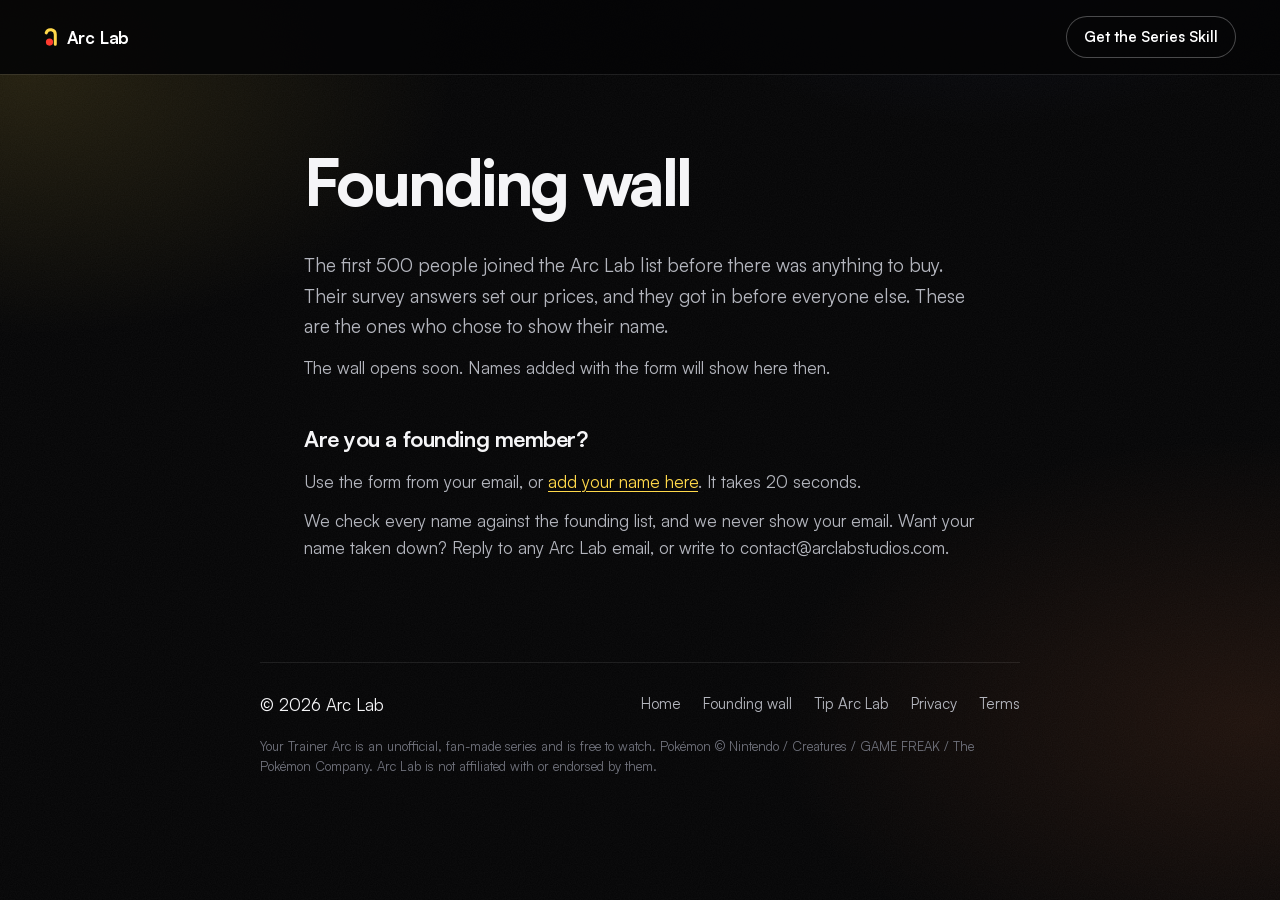
<file: wall.html>
<!doctype html>
<html lang="en">
<head>
<meta charset="utf-8">
<meta name="viewport" content="width=device-width, initial-scale=1, viewport-fit=cover">
<meta http-equiv="Content-Security-Policy" content="default-src 'none'; script-src 'self' https://cloud.umami.is; style-src 'self'; img-src 'self' data:; font-src 'self'; connect-src https://docs.google.com https://*.googleusercontent.com https://gateway.umami.is; base-uri 'none'; form-action 'none'">
<title>Founding wall | Arc Lab</title>
<meta name="description" content="The Arc Lab founding members who chose to show their name.">
<link rel="canonical" href="https://arclabstudios.com/wall.html">
<meta property="og:type" content="website">
<meta property="og:site_name" content="Arc Lab">
<meta property="og:title" content="Founding wall | Arc Lab">
<meta property="og:description" content="The Arc Lab founding members who chose to show their name.">
<meta property="og:url" content="https://arclabstudios.com/wall.html">
<meta property="og:image" content="https://arclabstudios.com/assets/og.png">
<meta property="og:image:width" content="1200">
<meta property="og:image:height" content="630">
<meta property="og:image:alt" content="Arc Lab. Your idea. A series people vote on.">
<meta name="twitter:card" content="summary_large_image">
<meta name="theme-color" content="#050506">
<meta name="referrer" content="no-referrer">
<link rel="icon" href="favicon.ico" sizes="32x32">
<link rel="icon" href="assets/favicon.svg?v=2" type="image/svg+xml">
<link rel="apple-touch-icon" href="assets/apple-touch-icon.png">
<link rel="preload" href="assets/fonts/Satoshi-Variable.woff2" as="font" type="font/woff2" crossorigin>
<link rel="stylesheet" href="assets/site.css?v=10">
<script defer src="assets/links.js?v=1"></script>
<script src="assets/wall.js?v=1" defer></script>
</head>
<body>
<a class="skip" href="#main">Skip to the founding wall</a>
<header class="bar solid">
  <a class="mark" href="./" aria-label="Arc Lab, home">
    <svg viewBox="14 0 36 64" width="13.5" height="24" aria-hidden="true"><g transform="translate(-0.875 -1.75)"><path d="M45 53 V27 A12.5 12.5 0 0 0 20.75 22.72" fill="none" stroke="currentColor" stroke-width="8" stroke-linecap="round"/><circle cx="29.5" cy="47.2" r="9.6" class="mark-dot"/></g></svg>
    Arc Lab
  </a>
  <a class="bar-cta" href="./#pricing">Get the Series Skill</a>
</header>

<main id="main" class="doc">
  <h1>Founding wall</h1>
  <p class="lede">The first 500 people joined the Arc Lab list before there was anything to buy. Their survey answers set our prices, and they got in before everyone else. These are the ones who chose to show their name.</p>

  <p id="wall-count" class="wall-count" aria-live="polite"></p>
  <ul id="wall-names" class="wall-names" aria-label="Founding members" hidden></ul>
  <p id="wall-empty">Names appear here as founding members add them, usually within a few minutes.</p>

  <h2>Are you a founding member?</h2>
  <p>Use the form from your email, or <a href="https://tally.so/r/kblGr6">add your name here</a>. It takes 20 seconds.</p>
  <p>We check every name against the founding list, and we never show your email. Want your name taken down? Reply to any Arc Lab email, or write to contact@arclabstudios.com.</p>
</main>

<div class="doc-foot">
  <footer class="foot">
    <div class="foot-row">
      <p>© 2026 Arc Lab</p>
      <nav aria-label="Footer"><a href="./">Home</a><a href="wall.html" aria-current="page">Founding wall</a><a href="support.html">Tip Arc Lab</a><a href="privacy.html">Privacy</a><a href="terms.html">Terms</a></nav>
    </div>
    <p class="legal">Your Trainer Arc is an unofficial, fan-made series and is free to watch. Pokémon © Nintendo / Creatures / GAME FREAK / The Pokémon Company. Arc Lab is not affiliated with or endorsed by them.</p>
  </footer>
</div>
</body>
</html>
</file>
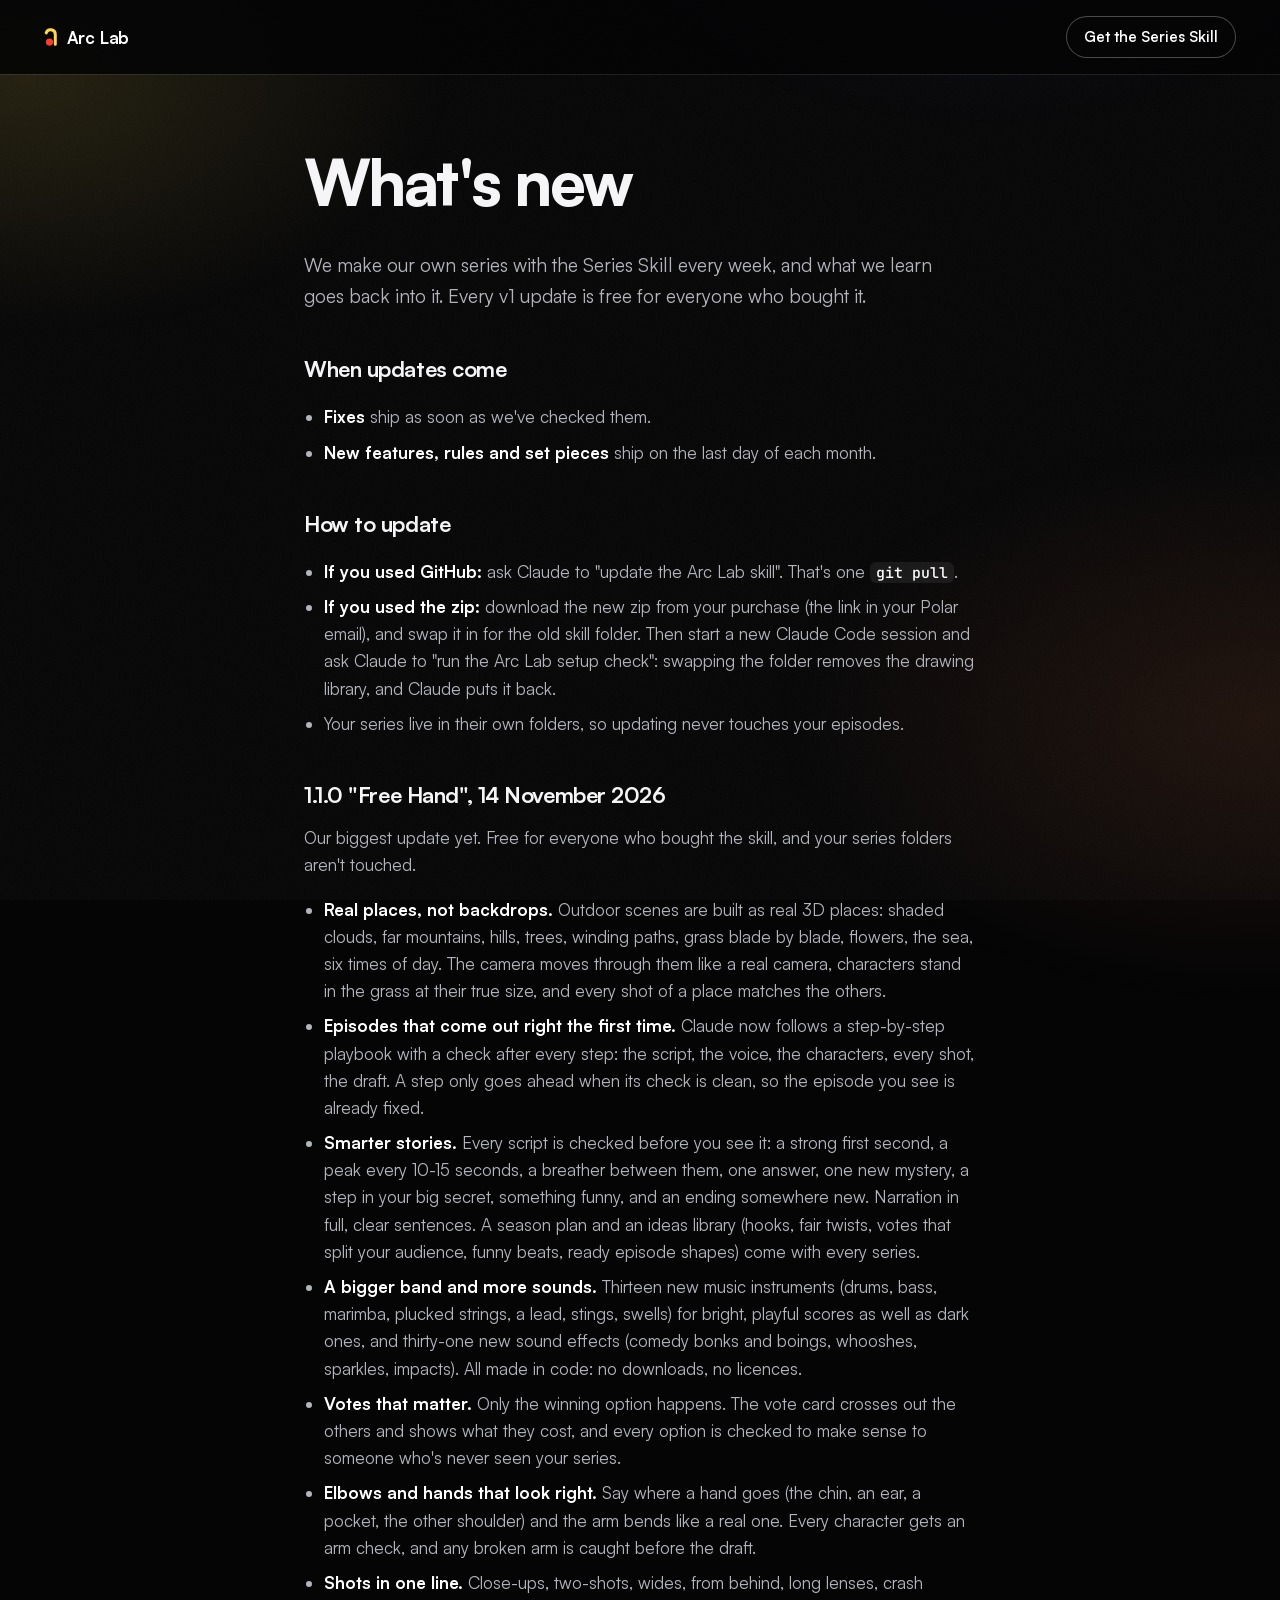
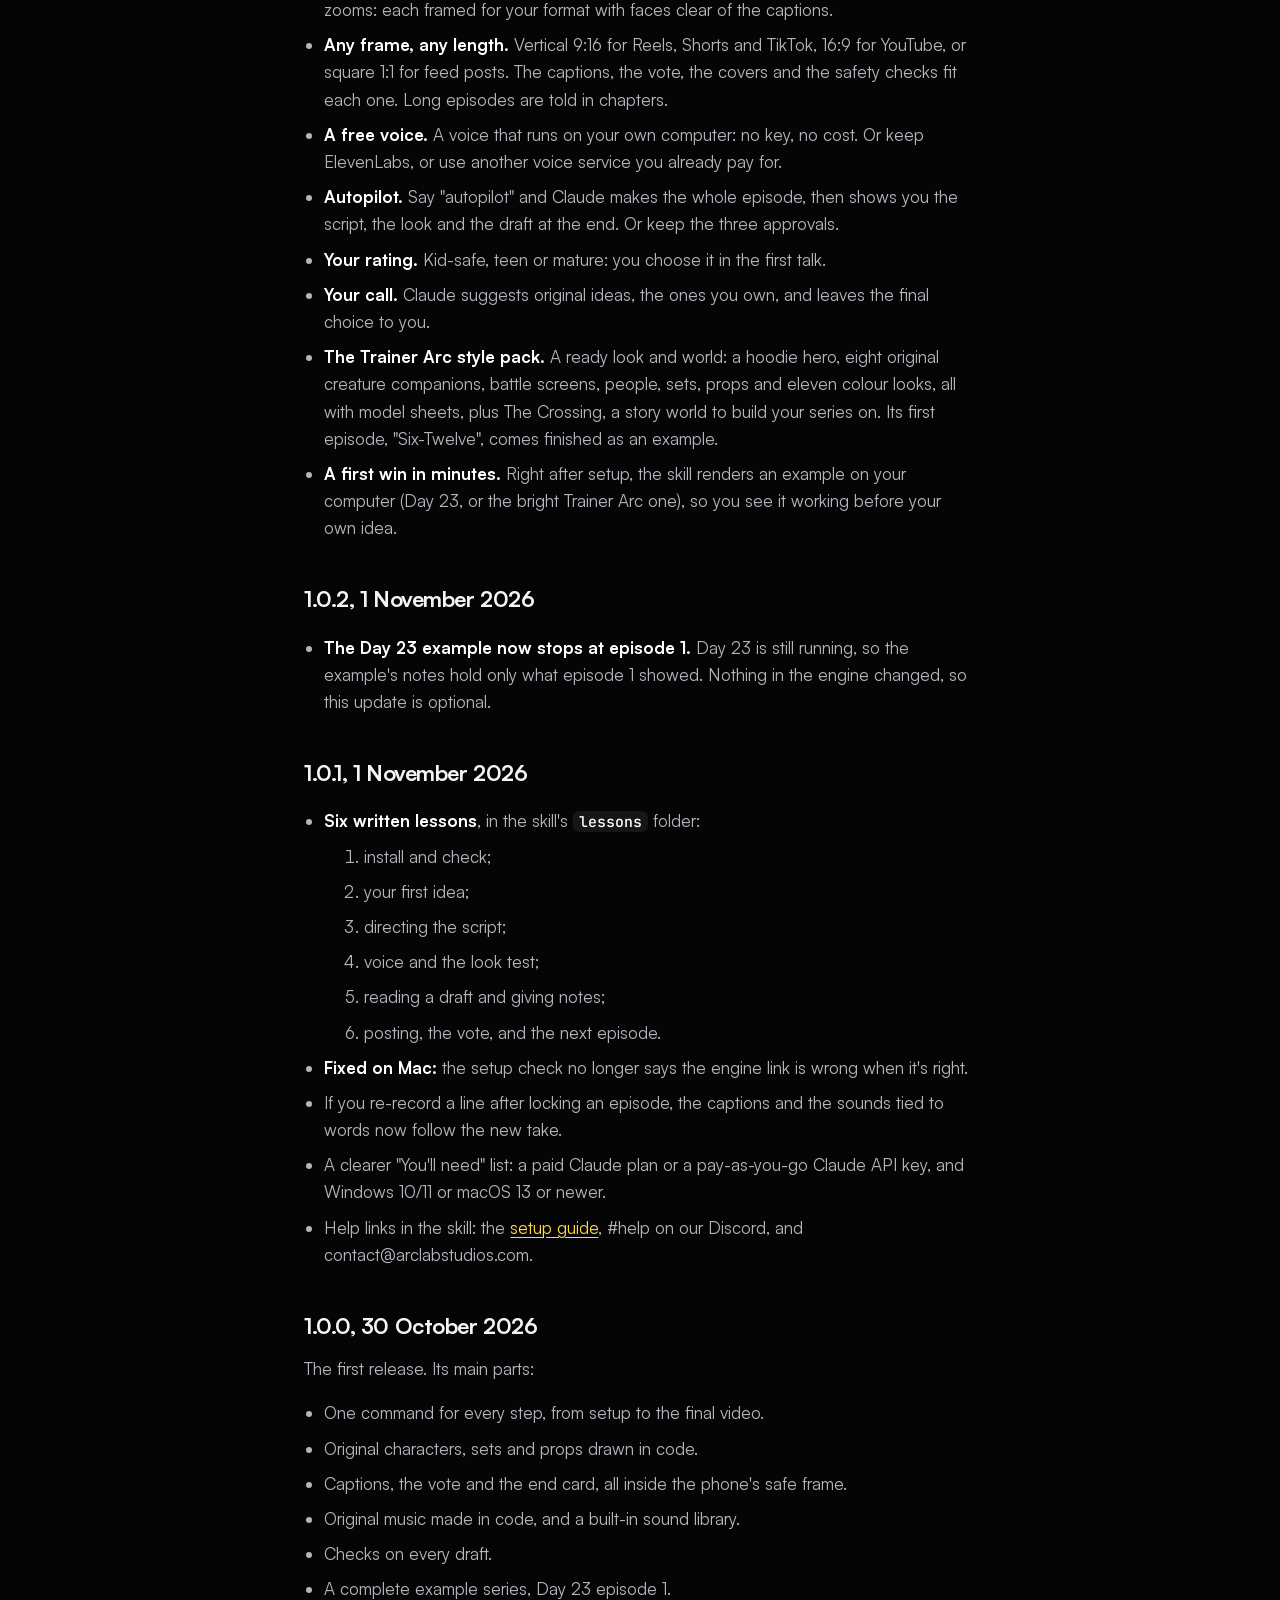
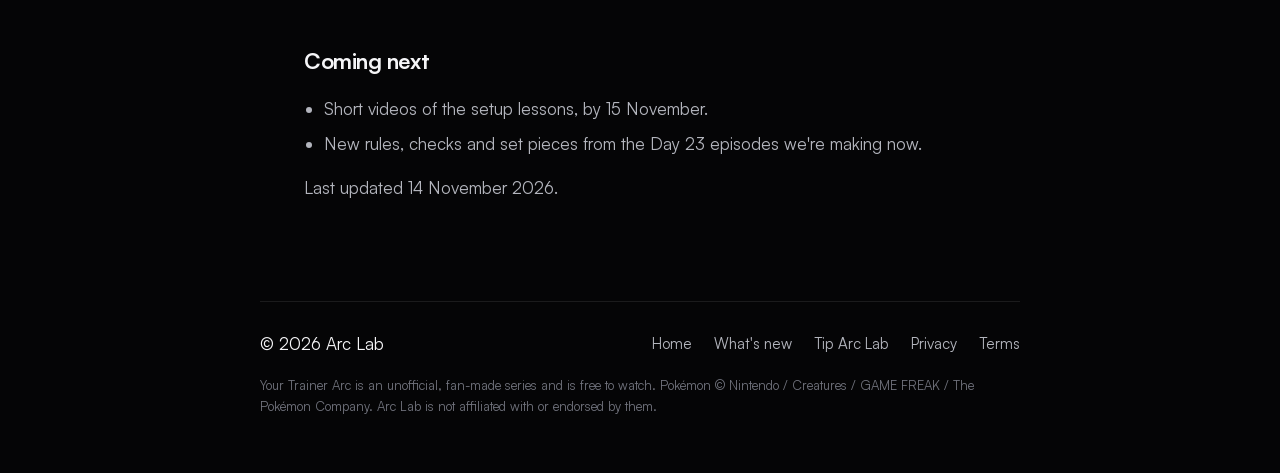
<file: whats-new.html>
<!doctype html>
<html lang="en">
<head>
<meta charset="utf-8">
<meta name="viewport" content="width=device-width, initial-scale=1, viewport-fit=cover">
<meta http-equiv="Content-Security-Policy" content="default-src 'none'; script-src 'self' https://cloud.umami.is; style-src 'self'; img-src 'self' data:; font-src 'self'; connect-src https://gateway.umami.is; base-uri 'none'; form-action 'none'">
<title>What's new | Arc Lab</title>
<meta name="description" content="Every update to the Arc Lab Series Skill, with dates. Every v1 update is free for everyone who bought it.">
<link rel="canonical" href="https://arclabstudios.com/whats-new.html">
<meta property="og:type" content="website">
<meta property="og:site_name" content="Arc Lab">
<meta property="og:title" content="What's new | Arc Lab">
<meta property="og:description" content="Every update to the Arc Lab Series Skill, with dates. Every v1 update is free for everyone who bought it.">
<meta property="og:url" content="https://arclabstudios.com/whats-new.html">
<meta property="og:image" content="https://arclabstudios.com/assets/og.png">
<meta property="og:image:width" content="1200">
<meta property="og:image:height" content="630">
<meta property="og:image:alt" content="Arc Lab. Your idea. A series people vote on.">
<meta name="twitter:card" content="summary_large_image">
<meta name="theme-color" content="#050506">
<meta name="referrer" content="no-referrer">
<link rel="icon" href="favicon.ico" sizes="32x32">
<link rel="icon" href="assets/favicon.svg?v=2" type="image/svg+xml">
<link rel="apple-touch-icon" href="assets/apple-touch-icon.png">
<link rel="preload" href="assets/fonts/Satoshi-Variable.woff2" as="font" type="font/woff2" crossorigin>
<link rel="stylesheet" href="assets/site.css?v=11">
<script defer src="assets/links.js?v=1"></script>
</head>
<body>
<a class="skip" href="#main">Skip to the updates</a>
<header class="bar solid">
  <a class="mark" href="./" aria-label="Arc Lab, home">
    <svg viewBox="14 0 36 64" width="13.5" height="24" aria-hidden="true"><g transform="translate(-0.875 -1.75)"><path d="M45 53 V27 A12.5 12.5 0 0 0 20.75 22.72" fill="none" stroke="currentColor" stroke-width="8" stroke-linecap="round"/><circle cx="29.5" cy="47.2" r="9.6" class="mark-dot"/></g></svg>
    Arc Lab
  </a>
  <a class="bar-cta" href="./#pricing">Get the Series Skill</a>
</header>

<main id="main" class="doc">
  <h1>What's new</h1>
  <p class="lede">We make our own series with the Series Skill every week, and what we learn goes back into it. Every v1 update is free for everyone who bought it.</p>

  <h2>When updates come</h2>
  <ul>
    <li><b>Fixes</b> ship as soon as we've checked them.</li>
    <li><b>New features, rules and set pieces</b> ship on the last day of each month.</li>
  </ul>

  <h2>How to update</h2>
  <ul>
    <li><b>If you used GitHub:</b> ask Claude to "update the Arc Lab skill". That's one <code>git pull</code>.</li>
    <li><b>If you used the zip:</b> download the new zip from your purchase (the link in your Polar email), and swap it in for the old skill folder. Then start a new Claude Code session and ask Claude to "run the Arc Lab setup check": swapping the folder removes the drawing library, and Claude puts it back.</li>
    <li>Your series live in their own folders, so updating never touches your episodes.</li>
  </ul>

  <h2>1.1.0 "Free Hand", 14 November 2026</h2>
  <p>Our biggest update yet. Free for everyone who bought the skill, and your series folders aren't touched.</p>
  <ul>
    <li><b>Real places, not backdrops.</b> Outdoor scenes are built as real 3D places: shaded clouds, far mountains, hills, trees, winding paths, grass blade by blade, flowers, the sea, six times of day. The camera moves through them like a real camera, characters stand in the grass at their true size, and every shot of a place matches the others.</li>
    <li><b>Episodes that come out right the first time.</b> Claude now follows a step-by-step playbook with a check after every step: the script, the voice, the characters, every shot, the draft. A step only goes ahead when its check is clean, so the episode you see is already fixed.</li>
    <li><b>Smarter stories.</b> Every script is checked before you see it: a strong first second, a peak every 10-15 seconds, a breather between them, one answer, one new mystery, a step in your big secret, something funny, and an ending somewhere new. Narration in full, clear sentences. A season plan and an ideas library (hooks, fair twists, votes that split your audience, funny beats, ready episode shapes) come with every series.</li>
    <li><b>A bigger band and more sounds.</b> Thirteen new music instruments (drums, bass, marimba, plucked strings, a lead, stings, swells) for bright, playful scores as well as dark ones, and thirty-one new sound effects (comedy bonks and boings, whooshes, sparkles, impacts). All made in code: no downloads, no licences.</li>
    <li><b>Votes that matter.</b> Only the winning option happens. The vote card crosses out the others and shows what they cost, and every option is checked to make sense to someone who's never seen your series.</li>
    <li><b>Elbows and hands that look right.</b> Say where a hand goes (the chin, an ear, a pocket, the other shoulder) and the arm bends like a real one. Every character gets an arm check, and any broken arm is caught before the draft.</li>
    <li><b>Shots in one line.</b> Close-ups, two-shots, wides, from behind, long lenses, crash zooms: each framed for your format with faces clear of the captions.</li>
    <li><b>Any frame, any length.</b> Vertical 9:16 for Reels, Shorts and TikTok, 16:9 for YouTube, or square 1:1 for feed posts. The captions, the vote, the covers and the safety checks fit each one. Long episodes are told in chapters.</li>
    <li><b>A free voice.</b> A voice that runs on your own computer: no key, no cost. Or keep ElevenLabs, or use another voice service you already pay for.</li>
    <li><b>Autopilot.</b> Say "autopilot" and Claude makes the whole episode, then shows you the script, the look and the draft at the end. Or keep the three approvals.</li>
    <li><b>Your rating.</b> Kid-safe, teen or mature: you choose it in the first talk.</li>
    <li><b>Your call.</b> Claude suggests original ideas, the ones you own, and leaves the final choice to you.</li>
    <li><b>The Trainer Arc style pack.</b> A ready look and world: a hoodie hero, eight original creature companions, battle screens, people, sets, props and eleven colour looks, all with model sheets, plus The Crossing, a story world to build your series on. Its first episode, "Six-Twelve", comes finished as an example.</li>
    <li><b>A first win in minutes.</b> Right after setup, the skill renders an example on your computer (Day 23, or the bright Trainer Arc one), so you see it working before your own idea.</li>
  </ul>

  <h2>1.0.2, 1 November 2026</h2>
  <ul>
    <li><b>The Day 23 example now stops at episode 1.</b> Day 23 is still running, so the example's notes hold only what episode 1 showed. Nothing in the engine changed, so this update is optional.</li>
  </ul>

  <h2>1.0.1, 1 November 2026</h2>
  <ul>
    <li><b>Six written lessons</b>, in the skill's <code>lessons</code> folder:
      <ol>
        <li>install and check;</li>
        <li>your first idea;</li>
        <li>directing the script;</li>
        <li>voice and the look test;</li>
        <li>reading a draft and giving notes;</li>
        <li>posting, the vote, and the next episode.</li>
      </ol>
    </li>
    <li><b>Fixed on Mac:</b> the setup check no longer says the engine link is wrong when it's right.</li>
    <li>If you re-record a line after locking an episode, the captions and the sounds tied to words now follow the new take.</li>
    <li>A clearer "You'll need" list: a paid Claude plan or a pay-as-you-go Claude API key, and Windows 10/11 or macOS 13 or newer.</li>
    <li>Help links in the skill: the <a href="start.html">setup guide</a>, #help on our Discord, and contact@arclabstudios.com.</li>
  </ul>

  <h2>1.0.0, 30 October 2026</h2>
  <p>The first release. Its main parts:</p>
  <ul>
    <li>One command for every step, from setup to the final video.</li>
    <li>Original characters, sets and props drawn in code.</li>
    <li>Captions, the vote and the end card, all inside the phone's safe frame.</li>
    <li>Original music made in code, and a built-in sound library.</li>
    <li>Checks on every draft.</li>
    <li>A complete example series, Day 23 episode 1.</li>
  </ul>

  <h2>Coming next</h2>
  <ul>
    <li>Short videos of the setup lessons, by 15 November.</li>
    <li>New rules, checks and set pieces from the Day 23 episodes we're making now.</li>
  </ul>

  <p class="small">Last updated 14 November 2026.</p>
</main>

<div class="doc-foot">
  <footer class="foot">
    <div class="foot-row">
      <p>© 2026 Arc Lab</p>
      <nav aria-label="Footer"><a href="./">Home</a><a href="whats-new.html" aria-current="page">What's new</a><a href="support.html">Tip Arc Lab</a><a href="privacy.html">Privacy</a><a href="terms.html">Terms</a></nav>
    </div>
    <p class="legal">Your Trainer Arc is an unofficial, fan-made series and is free to watch. Pokémon © Nintendo / Creatures / GAME FREAK / The Pokémon Company. Arc Lab is not affiliated with or endorsed by them.</p>
  </footer>
</div>
</body>
</html>
</file>
<file: assets/site.css>
/* Arc Lab waitlist site, v5 "cinematic launch" (founder, 26 Oct): one full-screen opening shot, a few very large
   statements, the series in a device, the skill running as the product shot, what's in the box, and an offer
   block that says exactly what joining gets you. Black, white and one gold. Satoshi throughout. Tokens in DESIGN.md. */
@font-face { font-family: "Satoshi"; src: url("fonts/Satoshi-Variable.woff2") format("woff2"); font-weight: 300 900; font-display: swap; }
@font-face { font-family: "JetBrains Mono"; src: url("fonts/JetBrainsMono-500.ttf") format("truetype"); font-weight: 500; font-display: swap; }

:root {
  --bg: #050506;
  --panel: #0B0C10;
  --hair: rgba(255, 255, 255, .09);
  --hair-2: rgba(255, 255, 255, .18);
  --text: #F5F5F7;
  --soft: #B3B5BD;
  --dim: #6F717B;
  --gold: #FFD84A;
  --red: #FF3B2F;
  --sans: "Satoshi", system-ui, -apple-system, "Segoe UI", sans-serif;
  --mono: "JetBrains Mono", ui-monospace, "Cascadia Mono", Consolas, monospace;
  --ease: cubic-bezier(.32, .72, 0, 1);
  --gutter: clamp(18px, 4vw, 44px);
  color-scheme: dark;
}

*, *::before, *::after { box-sizing: border-box; }
html { -webkit-text-size-adjust: 100%; scroll-behavior: smooth; }
body { margin: 0; background: var(--bg); color: var(--text); font: 400 1.0625rem/1.6 var(--sans); -webkit-font-smoothing: antialiased; text-rendering: optimizeLegibility; }
/* behind the whole page: three faint light leaks that drift very slowly, and a fine film grain, so the dark isn't flat */
body::before { content: ""; position: fixed; inset: -25%; z-index: -1; pointer-events: none;
  background: radial-gradient(32% 28% at 18% 22%, rgba(255, 216, 74, .12), transparent 70%),
              radial-gradient(36% 30% at 82% 70%, rgba(255, 128, 64, .1), transparent 70%),
              radial-gradient(30% 26% at 68% 8%, rgba(96, 124, 255, .085), transparent 70%); }
body::after { content: ""; position: fixed; inset: 0; z-index: -1; pointer-events: none; opacity: .07;
  background: url("data:image/svg+xml,%3Csvg xmlns='http://www.w3.org/2000/svg' width='180' height='180'%3E%3Cfilter id='n'%3E%3CfeTurbulence type='fractalNoise' baseFrequency='.85' numOctaves='2' stitchTiles='stitch'/%3E%3CfeColorMatrix values='0 0 0 0 1 0 0 0 0 1 0 0 0 0 1 0 0 0 .6 0'/%3E%3C/filter%3E%3Crect width='100%25' height='100%25' filter='url(%23n)'/%3E%3C/svg%3E") 0 0 / 180px; }
img, svg, video { display: block; max-width: 100%; }
img { height: auto; }
a { color: var(--gold); text-underline-offset: .2em; text-decoration-thickness: 1px; }
a:hover { color: #fff; }
:focus-visible { outline: 2px solid var(--gold); outline-offset: 3px; border-radius: 6px; }
h1, h2, h3, p { margin: 0; }
b { font-weight: 700; }
.fine { font-size: .875rem; color: var(--dim); }
.sr { position: absolute; width: 1px; height: 1px; overflow: hidden; clip: rect(0 0 0 0); white-space: nowrap; }
.skip { position: absolute; left: 12px; top: -60px; z-index: 40; background: var(--gold); color: #111; padding: 10px 14px; border-radius: 10px; }
.skip:focus { top: 12px; }

/* the bar: nearly invisible over the opening, a dark glass once you scroll */
.bar { position: fixed; top: 0; left: 0; right: 0; z-index: 20; display: flex; align-items: center; justify-content: space-between; padding: 16px var(--gutter); transition: background .6s var(--ease), box-shadow .6s var(--ease); }
.bar.solid { background: rgba(5, 5, 6, .9); box-shadow: 0 1px 0 var(--hair); }
.mark { display: inline-flex; align-items: center; gap: 9px; color: #fff; text-decoration: none; font: 700 1.0625rem/1 var(--sans); letter-spacing: -.01em; }
.mark svg { color: var(--gold); }
.mark-dot { fill: var(--red); }
.bar-cta { padding: 9px 18px; border-radius: 999px; color: #fff; text-decoration: none; font-weight: 600; font-size: .9375rem; box-shadow: inset 0 0 0 1px rgba(255, 255, 255, .28); transition: background .5s var(--ease), color .5s var(--ease), box-shadow .5s var(--ease); }
.bar-cta:hover { background: var(--gold); color: #111; box-shadow: none; }
.bar { padding-left: max(var(--gutter), calc((100vw - 1560px) / 2)); padding-right: max(var(--gutter), calc((100vw - 1560px) / 2)); }
.bar-nav { display: flex; gap: clamp(18px, 2.2vw, 34px); margin: 0 auto; }
.bar-nav a { position: relative; padding: 8px 0; color: rgba(255, 255, 255, .66); text-decoration: none; font-size: .9375rem; font-weight: 500; transition: color .4s var(--ease); }
.bar-nav a::after { content: ""; position: absolute; left: 0; right: 0; bottom: 2px; height: 1.5px; border-radius: 2px; background: var(--gold); transform: scaleX(0); transform-origin: left; transition: transform .5s var(--ease); }
.bar-nav a:hover, .bar-nav a.on { color: #fff; }
.bar-nav a:hover::after, .bar-nav a.on::after { transform: none; }
@media (max-width: 980px) { .bar-nav { display: none; } }

/* pills */
.pill { display: inline-flex; align-items: center; justify-content: center; gap: 12px; min-height: 54px; padding: 0 26px; border-radius: 999px; background: var(--gold); color: #111; text-decoration: none; font: 700 1.0625rem/1 var(--sans); white-space: nowrap; transition: transform .5s var(--ease), background .5s var(--ease); }
.pill:hover { background: #FFE47A; color: #111; }
.pill:active { transform: scale(.98); }
.pill:has(.pill-ic) { padding-right: 8px; }
.pill-ic { display: grid; place-items: center; width: 38px; height: 38px; border-radius: 50%; background: rgba(0, 0, 0, .12); transition: transform .6s var(--ease); }
.pill:hover .pill-ic { transform: translate(2px, -2px) scale(1.05); }
.pill-line { background: transparent; color: #fff; box-shadow: inset 0 0 0 1px var(--hair-2); }
.pill-line:hover { background: rgba(255, 255, 255, .06); color: #fff; box-shadow: inset 0 0 0 1px var(--gold); }
.pill-xl { min-height: 64px; font-size: 1.1875rem; padding-left: 32px; }

/* 1. the opening */
.open { position: relative; min-height: 100svh; display: grid; place-items: center; text-align: center; overflow: hidden; isolation: isolate; }
/* behind the line: a slow, tilted wall of real episode covers, columns drifting in turn up and down. site.js draws
   each column once into a tall strip and the browser slides the strips (no per-frame drawing, nothing blurred);
   the whole back fades out toward the bottom so the opening melts into the page */
.open-back { position: absolute; inset: 0; z-index: -1; overflow: hidden; -webkit-mask-image: linear-gradient(180deg, #000 0%, #000 50%, rgba(0, 0, 0, .55) 74%, transparent 100%); mask-image: linear-gradient(180deg, #000 0%, #000 50%, rgba(0, 0, 0, .55) 74%, transparent 100%); }
.open-wall { position: absolute; inset: 0; opacity: 0; animation: wall-in 2.2s var(--ease) .15s forwards; }
@keyframes wall-in { from { opacity: 0; transform: scale(1.08); } to { opacity: 1; transform: none; } }
.ow-tilt { position: absolute; inset: 0; transform: rotate(-8deg); }
.ow-strip { position: absolute; display: block; }
.open-back::after { content: ""; position: absolute; inset: 0;
  background: radial-gradient(62% 56% at 50% 50%, rgba(5, 5, 6, .9) 0%, rgba(5, 5, 6, .72) 55%, rgba(5, 5, 6, .5) 100%),
              linear-gradient(180deg, rgba(5, 5, 6, .7) 0%, transparent 22%); }
.open-in { max-width: 1040px; padding: 120px var(--gutter) 140px; }
.kicker { font-size: .9375rem; font-weight: 500; color: rgba(255, 255, 255, .78); letter-spacing: .01em; text-wrap: balance; }
.open h1 { margin-top: 22px; font-weight: 800; font-size: clamp(3rem, 8.4vw, 7.75rem); line-height: .96; letter-spacing: -.045em; text-wrap: balance; }
/* the line arrives one row at a time, rising out of its own edge */
.hl { display: block; overflow: hidden; padding-bottom: .06em; margin-bottom: -.06em; }
.hl > span { display: inline-block; animation: line-up 1.1s var(--ease) both; }
.hl + .hl > span { animation-delay: .14s; }
@keyframes line-up { from { transform: translateY(105%); } }
.open-sub { margin: 28px auto 0; max-width: 40ch; font-size: clamp(1.125rem, 1.7vw, 1.375rem); line-height: 1.5; color: rgba(255, 255, 255, .8); }
.open-cta { margin-top: 40px; display: flex; flex-wrap: wrap; align-items: center; justify-content: center; gap: 14px 28px; }
.link-play { display: inline-flex; align-items: center; gap: 10px; color: #fff; text-decoration: none; font-weight: 600; }
.link-play::before { content: ""; width: 34px; height: 34px; border-radius: 50%; box-shadow: inset 0 0 0 1px rgba(255, 255, 255, .4); background: url("data:image/svg+xml,%3Csvg xmlns='http://www.w3.org/2000/svg' viewBox='0 0 16 16'%3E%3Cpath d='M6 4.5v7l5.5-3.5z' fill='white'/%3E%3C/svg%3E") center / 14px no-repeat; transition: background-color .5s var(--ease); }
.link-play:hover { color: var(--gold); }
.link-play:hover::before { background-color: rgba(255, 255, 255, .12); }
.open-perk { display: inline-block; margin-top: 26px; padding: 9px 18px; border-radius: 999px; background: rgba(255, 216, 74, .12); box-shadow: inset 0 0 0 1px rgba(255, 216, 74, .32); color: #FFE58A; font-size: .9375rem; font-weight: 500; }
/* the waitlist count, with a live dot */
.live { margin-top: 20px; text-align: center; color: var(--soft); font-size: .9375rem; font-weight: 500; }
.live[hidden] { display: none; }
.live b { color: #fff; font-weight: 700; font-variant-numeric: tabular-nums; }
.live-more { white-space: nowrap; }
.hero-buy .live { margin: 0 0 12px; }
.live-tier { margin: 0 0 14px; text-align: left; }
.live-tier .live-more { display: block; margin: 2px 0 0 18px; }
.live-tier .live-more::before { content: none; }
.live-more::before { content: "· "; color: var(--dim); }
.live i { position: relative; display: inline-block; vertical-align: middle; width: 8px; height: 8px; margin: -2px 10px 0 0; border-radius: 50%; background: var(--red); }
.live i::after { content: ""; position: absolute; inset: 0; border-radius: 50%; background: var(--red); animation: ping 2.2s var(--ease) infinite; }
@keyframes ping { 75%, 100% { transform: scale(2.8); opacity: 0; } }
.cue { position: absolute; bottom: 26px; left: 50%; width: 1px; height: 54px; margin-left: -.5px; background: rgba(255, 255, 255, .18); overflow: hidden; }
.cue span { position: absolute; left: 0; top: 0; width: 1px; height: 18px; background: #fff; animation: cue 2.2s var(--ease) infinite; }
@keyframes cue { from { transform: translateY(-18px); } to { transform: translateY(54px); } }
.open-in > * { animation: rise 1.1s var(--ease) both; }
.open-in > h1 { animation: none; }
.open-in > :nth-child(2) { animation-delay: .1s; }
.open-in > :nth-child(3) { animation-delay: .22s; }
.open-in > :nth-child(4) { animation-delay: .32s; }
.open-in > :nth-child(5) { animation-delay: .4s; }
@keyframes rise { from { opacity: 0; transform: translateY(22px); } }

/* the join box at the top: email, then an optional "series you'd make" */
.hero-join { margin: 36px auto 0; max-width: 560px; text-align: left; }
.hj-row { display: flex; gap: 8px; padding: 6px; border-radius: 999px; background: rgba(8, 8, 12, .86); box-shadow: inset 0 0 0 1px rgba(255, 255, 255, .2); transition: box-shadow .4s var(--ease); }
.hj-row:focus-within { box-shadow: inset 0 0 0 1px var(--gold); }
.hj-row.err { box-shadow: inset 0 0 0 1px var(--red); }
.hj-row input { flex: 1; min-width: 0; border: 0; padding: 0 18px; background: transparent; color: #fff; font: 500 1.0625rem var(--sans); outline: 0; }
.hj-row input::placeholder { color: rgba(255, 255, 255, .45); }
.hj-row .pill { flex: none; border: 0; cursor: pointer; }
.hj-err { margin: 8px 0 0 20px; color: #FF8A80; font-size: .875rem; }
.hj-err:empty { display: none; }
.hero-vote { margin-top: 22px; }

/* shared: large centred statements */
.statement { font-weight: 800; font-size: clamp(2.6rem, 6.6vw, 6.25rem); line-height: 1.02; letter-spacing: -.045em; text-wrap: balance; }
.statement span { display: block; }
.dim { color: var(--dim); }
.statement-sm { font-weight: 800; font-size: clamp(2.2rem, 5vw, 4.5rem); line-height: 1.04; letter-spacing: -.04em; text-wrap: balance; }
.lead { margin: 20px auto 0; max-width: 44ch; font-size: clamp(1.0625rem, 1.5vw, 1.3125rem); line-height: 1.5; color: var(--soft); }
main > section { padding-left: var(--gutter); padding-right: var(--gutter); }
.proof, .watch, .run, .box, .tiers-sec, .honest, .faq-sec, .close { text-align: center; }

/* gentle rise as things arrive */
.js .rv { opacity: 0; transform: translateY(26px); transition: opacity 1s var(--ease), transform 1s var(--ease); }
.js .rv.in { opacity: 1; transform: none; }

/* 2. the proof */
.proof { padding-top: clamp(110px, 14vw, 180px); padding-bottom: clamp(60px, 8vw, 100px); }
.proof .statement { max-width: 15ch; margin: 0 auto; }
.proof-note { margin-top: 26px; color: var(--soft); font-size: 1rem; }
.figures { list-style: none; margin: clamp(56px, 7vw, 88px) auto 0; padding: 0; max-width: 1240px; display: grid; grid-auto-flow: column; grid-auto-columns: minmax(0, 1fr); border-top: 1px solid var(--hair); }
.figures li { padding: 30px 14px 8px; }
.figures li + li { border-left: 1px solid var(--hair); }
.figures b { display: block; font-weight: 800; font-size: clamp(2rem, 3vw, 3rem); white-space: nowrap; line-height: 1; letter-spacing: -.035em; }
.figures span { display: block; margin-top: 10px; color: var(--soft); font-size: .9375rem; line-height: 1.45; }
.receipts { max-width: 1240px; margin: clamp(80px, 10vw, 128px) auto 0; }
.receipts-h { font-weight: 800; font-size: clamp(1.75rem, 3.2vw, 2.75rem); line-height: 1.1; letter-spacing: -.035em; text-wrap: balance; }
.wall { list-style: none; margin: clamp(36px, 5vw, 56px) 0 0; padding: 0; columns: 4; column-gap: 14px; text-align: left; }
.wall li { break-inside: avoid; margin-bottom: 22px; }
.wall a { display: block; border-radius: 14px; overflow: hidden; box-shadow: 0 0 0 1px var(--hair); transition: box-shadow .6s var(--ease); }
.wall a:hover { box-shadow: 0 0 0 1px var(--gold); }
.wall img { display: block; width: 100%; height: auto; }
.wall p { margin: 10px 2px 0; color: var(--soft); font-size: .875rem; line-height: 1.4; }
.wall b { color: #fff; font-weight: 700; }
.wall.short > li:nth-child(n + 7) { display: none; }
.wall-more { display: block; margin: 8px auto 0; min-height: 48px; padding: 0 24px; border: 0; border-radius: 999px; background: transparent; box-shadow: inset 0 0 0 1px var(--hair-2); color: #fff; font: 600 .9375rem var(--sans); cursor: pointer; transition: box-shadow .4s var(--ease), background-color .4s var(--ease); }
.wall-more:hover { background-color: rgba(255, 255, 255, .06); box-shadow: inset 0 0 0 1px var(--gold); }
.wall-more[hidden] { display: none; }
.receipts > .fine { margin-top: 8px; }
/* the proof's middle: what the views turned into, step by step (gold only on the last number), then part after part */
.proof-block { max-width: 1240px; margin: clamp(80px, 10vw, 128px) auto 0; }
.proof-block .proof-note { max-width: 56ch; margin-left: auto; margin-right: auto; }
.proof-block .figures { margin-top: 44px; }
.path { list-style: none; margin: 44px auto 0; padding: 0; display: grid; border-top: 1px solid var(--hair); }
.path li { position: relative; padding: 30px 8px 28px; }
.path li + li { border-top: 1px solid var(--hair); }
.path li + li::before { content: ""; position: absolute; top: -6px; left: 50%; margin-left: -5px; width: 10px; height: 10px; border: solid var(--soft); border-width: 0 1.5px 1.5px 0; background: var(--bg); transform: rotate(45deg); }
.path small { display: block; color: var(--soft); font-size: .875rem; }
.path b { display: block; margin-top: 8px; font-weight: 800; font-size: clamp(2rem, 3vw, 3rem); line-height: 1; letter-spacing: -.035em; white-space: nowrap; }
.path li:last-child b { color: var(--gold); }
.path span { display: block; max-width: 30ch; margin: 12px auto 0; color: var(--soft); font-size: .9375rem; line-height: 1.45; }
.path span span { display: inline; margin: 0; }
.path-cta { margin-top: 34px; }
.tally { max-width: 60ch; margin: 28px auto 0; color: var(--soft); font-size: .9375rem; line-height: 1.6; }
.tally + .tally { margin-top: 12px; }
.tally b { color: var(--text); }
@media (min-width: 960px) {
  .path { grid-auto-flow: column; grid-auto-columns: minmax(0, 1fr); }
  .path li { padding: 30px 16px 8px; }
  .path li + li { border-top: 0; border-left: 1px solid var(--hair); }
  .path li + li::before { top: 78px; left: -6px; margin-left: 0; transform: rotate(-45deg); }
}

/* 3. the series */
.watch { padding-top: clamp(90px, 11vw, 150px); }
.device { margin: clamp(48px, 6vw, 72px) auto 0; width: min(360px, 80vw); }
.device-frame { padding: 10px; border-radius: 54px; background: linear-gradient(150deg, #2B2D35, #0C0D10 55%); box-shadow: inset 0 1px 0 rgba(255, 255, 255, .14), 0 0 0 1px rgba(255, 255, 255, .06); }
.device-screen { aspect-ratio: 9 / 16; border-radius: 44px; overflow: hidden; background: #000; }
.device video { width: 100%; height: 100%; object-fit: cover; }
.device figcaption { margin-top: 18px; font-size: .875rem; color: var(--dim); }
.reel-row { list-style: none; margin: clamp(56px, 7vw, 88px) auto 0; padding: 0; max-width: 1200px; display: grid; grid-template-columns: repeat(9, minmax(0, 1fr)); gap: 14px; }
/* wide screens: Part 1, the one that broke out, takes a double cell and Parts 2 to 15 fill two rows beside it */
@media (min-width: 981px) {
  .reel-row li:first-child { grid-column: span 2; grid-row: span 2; }
  .reel-row li:first-child a { height: 100%; }
  .reel-row li:first-child img { position: absolute; inset: 0; width: 100%; height: 100%; object-fit: cover; }
  .reel-row li:first-child span { left: 14px; bottom: 14px; padding: 7px 14px; font-size: .875rem; }
  .reel-row li:first-child span b { font-size: 1.125rem; }
}
.reel-row a { position: relative; display: block; border-radius: 18px; overflow: hidden; box-shadow: 0 0 0 1px var(--hair); transition: transform .8s var(--ease), box-shadow .8s var(--ease); }
.reel-row a:hover { transform: translateY(-6px); box-shadow: 0 0 0 1px var(--hair-2), 0 30px 60px -30px rgba(0, 0, 0, .9); }
.reel-row span { position: absolute; left: 10px; bottom: 10px; padding: 5px 10px; border-radius: 999px; background: rgba(5, 5, 6, .78); color: var(--soft); font-size: .75rem; line-height: 1.2; }
.reel-row span b { color: #fff; font-size: .875rem; }
.reel-row .new { background: var(--red); color: #fff; font-weight: 700; }
.reel-note { margin-top: 18px; }

/* 3b. you vote: the real end of Part 1 */
.vote-demo { padding-top: clamp(110px, 14vw, 180px); text-align: center; }
.vd { display: grid; grid-template-columns: minmax(0, 300px) minmax(0, 1fr); gap: clamp(20px, 4vw, 48px); align-items: center; max-width: 980px; margin: clamp(40px, 5vw, 64px) auto 0; text-align: left; }
.vd > * { min-width: 0; }
.vd-shot { margin: 0; border-radius: 22px; overflow: hidden; box-shadow: 0 0 0 1px var(--hair), 0 40px 80px -40px rgba(0, 0, 0, .9); }
.vd-shot img { display: block; width: 100%; height: auto; }
.vd-panel { padding: clamp(22px, 4vw, 40px); border-radius: 28px; background: #0B0C10; box-shadow: 0 0 0 1px var(--hair); }
.vd-tag { color: var(--gold); font-size: .875rem; font-weight: 600; }
.vd-scene { margin-top: 10px; font-size: clamp(1.25rem, 2vw, 1.625rem); font-weight: 700; line-height: 1.3; letter-spacing: -.02em; }
.vd-opts { display: grid; gap: 10px; margin-top: 26px; }
.vd-opt { position: relative; display: flex; align-items: center; gap: 14px; min-height: 60px; padding: 0 20px; border: 0; border-radius: 16px; overflow: hidden; background: rgba(255, 255, 255, .05); box-shadow: inset 0 0 0 1px var(--hair-2); color: #fff; font: 700 1.125rem var(--sans); text-align: left; cursor: pointer; transition: box-shadow .4s var(--ease), background-color .4s var(--ease); }
.vd-opt:hover { background-color: rgba(255, 216, 74, .06); box-shadow: inset 0 0 0 1px var(--gold); }
.vd-fill { position: absolute; inset: 0 auto 0 0; width: 0; background: rgba(255, 255, 255, .08); transition: width 1.1s var(--ease); }
.vd-n, .vd-l, .vd-p { position: relative; }
.vd-n { display: grid; flex: none; place-items: center; width: 30px; height: 30px; border-radius: 50%; background: rgba(255, 255, 255, .1); font-size: .9375rem; }
.vd-l { flex: 1; }
.vd-p { color: var(--soft); font-variant-numeric: tabular-nums; opacity: 0; visibility: hidden; transition: opacity .5s var(--ease) .35s, visibility 0s .35s; }
.vd.voted .vd-opt { cursor: default; }
.vd.voted .vd-opt:hover { background-color: rgba(255, 255, 255, .05); box-shadow: inset 0 0 0 1px var(--hair-2); }
.vd.voted .vd-p { visibility: visible; opacity: 1; }
.vd .vd-opt.mine, .vd.voted .vd-opt.mine:hover { box-shadow: inset 0 0 0 1.5px var(--gold); }
.vd-opt.mine .vd-n { background: var(--gold); color: #111; }
.vd-opt.mine .vd-fill { background: rgba(255, 216, 74, .18); }
.vd-verdict { margin-top: 16px; color: var(--soft); }
.vd-verdict:empty { margin: 0; }
.vd-verdict b { color: #fff; }
.vd-next { display: grid; grid-template-columns: 96px minmax(0, 1fr); gap: 16px 18px; align-items: center; margin-top: 22px; padding-top: 22px; border-top: 1px solid var(--hair); animation: rise .8s var(--ease) both; }
.vd-next[hidden] { display: none; }
.vd-next img { display: block; width: 96px; height: auto; border-radius: 12px; box-shadow: 0 0 0 1px var(--hair); }
.vd-title { margin-top: 6px; font-size: 1.375rem; font-weight: 800; letter-spacing: -.02em; }
.vd-meta { margin-top: 4px; color: var(--soft); font-size: .9375rem; }
.vd-next .pill { grid-column: 1 / -1; justify-self: start; }
.vote-demo > .fine { margin-top: 18px; }

/* 4. the skill running */
.run { padding-top: clamp(110px, 14vw, 180px); }
.term { margin: clamp(48px, 6vw, 72px) auto 0; max-width: 960px; text-align: left; border-radius: 18px; background: #0A0B0E; box-shadow: 0 0 0 1px var(--hair); overflow: hidden; }
.term-bar { position: relative; display: flex; align-items: center; gap: 8px; padding: 14px 18px; border-bottom: 1px solid var(--hair); background: #0E0F13; }
.term-bar i { width: 11px; height: 11px; border-radius: 50%; background: #3A3C44; }
.term-bar span { position: absolute; left: 0; right: 0; text-align: center; font: 500 .75rem/1 var(--mono); color: var(--dim); pointer-events: none; }
.term-body { padding: 26px 30px 28px; font: 500 .9375rem/1.8 var(--mono); color: #D6D8DF; }
.t-cmd { color: #fff; margin-bottom: 14px; }
.t-p { color: var(--gold); }
.t-typed::after { content: ""; display: inline-block; width: .55em; height: 1.1em; margin-left: 2px; vertical-align: -.18em; background: var(--gold); opacity: 0; }
.term.typing .t-typed::after { opacity: 1; animation: blink 1s steps(1) infinite; }
@keyframes blink { 50% { opacity: 0; } }
.t-ok { display: inline-block; width: 1.4em; color: #3DD68C; }
.t-ln em { font-style: normal; color: #767A86; margin-left: .6em; }
.t-ln b { margin-left: .7em; padding: 1px 8px; border-radius: 6px; background: rgba(255, 216, 74, .12); color: var(--gold); font-weight: 500; font-size: .8125rem; white-space: nowrap; }
.t-done { margin-top: 12px; color: #fff; }
.t-done .t-ok { color: var(--gold); }
.js .term .t-ln { opacity: 0; transform: translateY(4px); transition: opacity .45s var(--ease), transform .45s var(--ease); }
.js .term .t-ln.on { opacity: 1; transform: none; }
.term figcaption { padding: 14px 30px; border-top: 1px solid var(--hair); font-size: .8125rem; color: var(--dim); }

/* 5. what's in the box */
.box { padding-top: clamp(110px, 14vw, 180px); }
.box-grid { list-style: none; margin: clamp(48px, 6vw, 72px) auto 0; padding: 0; max-width: 1100px; display: grid; grid-template-columns: repeat(3, minmax(0, 1fr)); border-top: 1px solid var(--hair); text-align: left; }
.box-grid li { padding: 38px 32px 40px; border-bottom: 1px solid var(--hair); }
.box-grid li:not(:nth-child(3n)) { border-right: 1px solid var(--hair); }
.box-grid svg { width: 28px; height: 28px; fill: none; stroke: var(--gold); stroke-width: 1.4; stroke-linecap: round; stroke-linejoin: round; }
.box-grid h3 { margin-top: 22px; font-size: 1.25rem; font-weight: 700; letter-spacing: -.015em; }
.box-grid p { margin-top: 8px; color: var(--soft); font-size: 1rem; }

/* 6. the offer */
.offer { padding-top: clamp(110px, 14vw, 180px); }
.offer-card { max-width: 1120px; margin: 0 auto; padding: clamp(32px, 6vw, 72px) clamp(20px, 5vw, 64px); border-radius: 34px; text-align: center; background: radial-gradient(80% 70% at 50% 0%, rgba(255, 216, 74, .13), transparent 70%), #0B0C10; box-shadow: 0 0 0 1px rgba(255, 216, 74, .24); }
.offer-card h2 { font-weight: 800; font-size: clamp(2.2rem, 5vw, 4.25rem); line-height: 1.04; letter-spacing: -.04em; }
.offer-card h2 span { color: var(--dim); }
.gets { list-style: none; margin: clamp(40px, 5vw, 64px) 0 clamp(36px, 5vw, 56px); padding: 0; display: grid; grid-template-columns: repeat(3, minmax(0, 1fr)); }
.gets li { padding: 8px clamp(14px, 2.4vw, 32px); }
.gets li + li { border-left: 1px solid var(--hair); }
.when { color: var(--gold); font-size: .875rem; font-weight: 600; }
.what { margin-top: 12px; font-size: 1.5rem; font-weight: 800; letter-spacing: -.025em; line-height: 1.15; }
.huge { display: block; font-size: clamp(3.5rem, 7vw, 5.5rem); line-height: .95; letter-spacing: -.05em; color: var(--gold); }
.how { margin: 12px auto 0; max-width: 32ch; color: var(--soft); font-size: .9375rem; }
.offer-form { max-width: 560px; margin: 0 auto; }
.form-slot { border-radius: 18px; background: rgba(255, 255, 255, .03); box-shadow: inset 0 0 0 1px var(--hair); padding: 14px; text-align: left; }
/* Tally sizes the frame to the form once it loads; min-height only holds the space until then (a fixed 520px left a big
   empty gap under the Join button). The radius keeps the frame's corners round when a browser's own dark mode paints it */
.su { text-align: left; }
.su-tick { display: flex; gap: 12px; align-items: flex-start; margin: 16px 6px 0; color: var(--soft); font-size: .9375rem; line-height: 1.45; cursor: pointer; }
.su-tick input { appearance: none; flex: none; display: grid; place-content: center; width: 22px; height: 22px; margin: 1px 0 0; border-radius: 6px; background: rgba(8, 8, 12, .86); box-shadow: inset 0 0 0 1.5px rgba(255, 255, 255, .3); cursor: pointer; transition: background .3s var(--ease), box-shadow .3s var(--ease); }
.su-tick input:checked { background: var(--gold); box-shadow: none; }
.su-tick input:checked::after { content: ""; width: 11px; height: 6px; border: solid #111; border-width: 0 0 2.5px 2.5px; transform: translateY(-1px) rotate(-45deg); }
.su-tick input:focus-visible { outline: 2px solid var(--gold); outline-offset: 2px; }
.su.bad-email .hj-row { box-shadow: inset 0 0 0 1px var(--red); }
.su.bad-tick .su-tick input { box-shadow: inset 0 0 0 1.5px var(--red); }
.su .pill { border: 0; cursor: pointer; }
.su .pill:disabled { opacity: .6; cursor: progress; }
.su .su-err { margin-left: 6px; }
.form-wait { border: 1.5px dashed var(--hair-2); border-radius: 12px; padding: 48px 20px; text-align: center; color: var(--dim); }
.form-wait a { color: var(--gold); }
.joined { padding: clamp(24px, 5vw, 40px) clamp(10px, 3vw, 24px); text-align: center; outline: 0; animation: pop .5s var(--ease); }
.joined h3 { margin: 0; font-weight: 800; font-size: clamp(1.75rem, 3.4vw, 2.25rem); line-height: 1.1; letter-spacing: -.03em; }
.joined > p { margin: 10px 0 0; color: var(--soft); }
.joined-cta { display: flex; flex-wrap: wrap; justify-content: center; gap: 10px; margin: 24px 0 18px; }
.joined .fine { max-width: 40ch; margin: 0 auto; }
.offer-form .fine { margin-top: 14px; }
.offer-form .live { margin: 0 0 16px; }
/* founding spots, counted down from the live waitlist */
.founding { max-width: 560px; margin: 0 auto 28px; padding: 20px 22px; border-radius: 18px; background: rgba(255, 216, 74, .06); box-shadow: inset 0 0 0 1px rgba(255, 216, 74, .28); text-align: left; }
.founding[hidden] { display: none; }
.fd-top { display: flex; flex-wrap: wrap; justify-content: space-between; align-items: baseline; gap: 4px 12px; }
.fd-h { font-weight: 700; }
.fd-h b { color: var(--gold); }
.fd-left { color: var(--soft); font-size: .9375rem; }
.fd-left b { color: #fff; font-variant-numeric: tabular-nums; }
.fd-bar { height: 10px; margin-top: 12px; border-radius: 999px; overflow: hidden; background: rgba(255, 255, 255, .08); }
.fd-bar i { display: block; width: 0; height: 100%; border-radius: inherit; background: linear-gradient(90deg, #FFD84A, #FF9F43); transition: width 1.4s var(--ease); }
.fd-perk { margin-top: 12px; color: var(--soft); font-size: .9375rem; }

/* 7. tiers */
.tiers-sec { padding-top: clamp(110px, 14vw, 180px); }
.tiers { max-width: 560px; margin: clamp(48px, 6vw, 72px) auto 0; display: grid; grid-template-columns: minmax(0, 1fr); gap: 16px; text-align: left; }
.tier { display: flex; flex-direction: column; padding: 32px; border-radius: 26px; background: var(--panel); box-shadow: 0 0 0 1px var(--hair); }
.tier h3 { font-size: 1.75rem; font-weight: 800; letter-spacing: -.03em; }
.tier-for { margin-top: 8px; color: var(--soft); min-height: 3.2em; }
.tier ul { list-style: none; margin: 22px 0 30px; padding: 0; flex: 1; }
.tier li { position: relative; padding: 11px 0 11px 28px; border-top: 1px solid var(--hair); color: var(--soft); font-size: .9688rem; }
.tier li::before { content: ""; position: absolute; left: 0; top: 15px; width: 16px; height: 16px; background: url("data:image/svg+xml,%3Csvg xmlns='http://www.w3.org/2000/svg' viewBox='0 0 16 16'%3E%3Cpath d='M3.5 8.4l2.8 2.8 6.2-6.4' fill='none' stroke='%23FFD84A' stroke-width='1.6' stroke-linecap='round' stroke-linejoin='round'/%3E%3C/svg%3E") center / 16px no-repeat; }
.tier .pill { width: 100%; }
.tier-main { background: linear-gradient(180deg, rgba(255, 216, 74, .09), var(--panel) 45%); box-shadow: 0 0 0 1px rgba(255, 216, 74, .45); }
.tier-tag { align-self: flex-start; margin-bottom: 14px; padding: 4px 12px; border-radius: 999px; background: var(--gold); color: #111; font-weight: 700; font-size: .75rem; }

/* 8. the honest part */
.honest { padding-top: clamp(110px, 14vw, 180px); }
.honest-grid { margin: clamp(44px, 5vw, 64px) auto 0; max-width: 1040px; display: grid; grid-template-columns: repeat(2, minmax(0, 1fr)); gap: 1px; background: var(--hair); border-radius: 22px; overflow: hidden; text-align: left; box-shadow: 0 0 0 1px var(--hair); }
.honest-grid div { padding: clamp(24px, 3vw, 36px); background: var(--panel); }
.honest-grid dt { font-weight: 700; font-size: 1.125rem; }
.honest-grid dd { margin: 8px 0 0; color: var(--soft); }

/* 9. questions */
.faq-sec { padding-top: clamp(110px, 14vw, 180px); }
.faq { max-width: 780px; margin: clamp(36px, 5vw, 56px) auto 0; text-align: left; border-top: 1px solid var(--hair); }
.faq details { border-bottom: 1px solid var(--hair); }
.faq summary { cursor: pointer; list-style: none; position: relative; padding: 22px 52px 22px 0; font-weight: 600; font-size: 1.125rem; letter-spacing: -.01em; }
.faq summary::-webkit-details-marker { display: none; }
.faq summary::after { content: ""; position: absolute; right: 2px; top: 50%; width: 30px; height: 30px; margin-top: -15px; border-radius: 50%; box-shadow: inset 0 0 0 1px var(--hair-2); background: url("data:image/svg+xml,%3Csvg xmlns='http://www.w3.org/2000/svg' viewBox='0 0 16 16'%3E%3Cpath d='M8 3.5v9M3.5 8h9' stroke='white' stroke-width='1.4' stroke-linecap='round'/%3E%3C/svg%3E") center / 13px no-repeat; transition: transform .6s var(--ease); }
.faq details[open] summary::after { transform: rotate(135deg); }
.faq details p { padding: 0 52px 24px 0; color: var(--soft); }

/* 10. the close */
.close { padding-top: clamp(130px, 16vw, 200px); padding-bottom: clamp(120px, 14vw, 180px); }
.close .pill { margin-top: 40px; }
.close .fine { margin-top: 18px; }

/* footer */
.foot { max-width: 1200px; margin: 0 auto; padding: 36px var(--gutter) 56px; }
.foot-row { display: flex; flex-wrap: wrap; align-items: center; justify-content: space-between; gap: 16px 24px; padding-top: 28px; border-top: 1px solid var(--hair); }
.foot nav { display: flex; flex-wrap: wrap; gap: 8px 22px; }
.foot nav a { color: var(--soft); text-decoration: none; font-size: .9375rem; }
.foot nav a:hover { color: #fff; }
.legal { margin-top: 18px; font-size: .8125rem; color: var(--dim); max-width: 100ch; }

/* phones: the join bar; everywhere: the pop-up form */
.sticky-cta { position: fixed; left: 12px; right: 12px; bottom: calc(12px + env(safe-area-inset-bottom)); z-index: 20; display: flex; align-items: center; justify-content: center; gap: 10px; min-height: 56px; padding: 0 22px; border-radius: 999px; background: var(--gold); color: #111; text-decoration: none; font: 700 1.0625rem/1 var(--sans); box-shadow: 0 18px 40px -10px rgba(0, 0, 0, .8); transform: translateY(160%); transition: transform .6s var(--ease); }
.sticky-cta span { font-weight: 500; font-size: .8125rem; opacity: .7; }
.sticky-cta.show { transform: none; }
@media (min-width: 861px) { .sticky-cta { display: none; } }
.join-dialog { width: min(600px, calc(100vw - 24px)); max-height: calc(100dvh - 24px); padding: 24px clamp(18px, 4vw, 32px) 26px; border: 0; border-radius: 28px; background: #0D0E12; color: var(--text); box-shadow: 0 0 0 1px rgba(255, 216, 74, .25), 0 60px 140px -30px rgba(0, 0, 0, .95); }
.join-dialog[open] { animation: pop .5s var(--ease); }
@keyframes pop { from { opacity: 0; transform: translateY(16px) scale(.98); } }
.join-dialog::backdrop { background: rgba(2, 2, 3, .72); -webkit-backdrop-filter: blur(8px); backdrop-filter: blur(8px); }
.jd-head { display: flex; align-items: center; justify-content: space-between; gap: 12px; }
.jd-head h2 { font-weight: 800; font-size: 1.75rem; letter-spacing: -.03em; }
.jd-close { display: grid; place-items: center; width: 40px; height: 40px; border-radius: 50%; border: 0; background: rgba(255, 255, 255, .07); color: #fff; cursor: pointer; transition: background .4s var(--ease); }
.jd-close:hover { background: rgba(255, 255, 255, .14); }
.jd-gets { list-style: none; margin: 16px 0 18px; padding: 0; display: grid; gap: 8px; }
.jd-gets li { position: relative; padding-left: 26px; color: var(--soft); }
.jd-gets li::before { content: ""; position: absolute; left: 0; top: .35em; width: 16px; height: 16px; background: url("data:image/svg+xml,%3Csvg xmlns='http://www.w3.org/2000/svg' viewBox='0 0 16 16'%3E%3Cpath d='M3.5 8.4l2.8 2.8 6.2-6.4' fill='none' stroke='%23FFD84A' stroke-width='1.6' stroke-linecap='round' stroke-linejoin='round'/%3E%3C/svg%3E") center / 16px no-repeat; }
.jd-gets b { color: #fff; }
.join-dialog .fine { margin-top: 12px; }
.join-dialog .live { text-align: left; margin: 0 0 14px; }

/* privacy page */
.doc { max-width: 760px; margin: 0 auto; padding: 130px var(--gutter) 64px; }
.doc h1 { font-weight: 800; font-size: clamp(2.5rem, 6vw, 4rem); letter-spacing: -.04em; }
.doc .lede { margin-top: 18px; margin-bottom: 8px; font-size: 1.1875rem; color: var(--soft); }
.doc h2 { font-weight: 700; font-size: 1.375rem; margin-top: 40px; letter-spacing: -.02em; }
.doc p, .doc li { max-width: 64ch; color: var(--soft); }
.doc p { margin-top: 12px; }
.doc ul { padding-left: 1.2em; }
.doc li { margin: 8px 0; }
.doc b { color: #fff; }
.doc-foot { max-width: calc(760px + 2 * var(--gutter)); margin: 0 auto; }
.todo { background: rgba(255, 59, 47, .18); color: #FF8A80; padding: 0 5px; border-radius: 4px; }

@media (max-width: 980px) {
  .figures { grid-auto-flow: row; grid-template-columns: repeat(2, minmax(0, 1fr)); }
  .wall { columns: 2; column-gap: 10px; }
  .figures li:nth-child(odd) { border-left: 0; }
  .figures li:nth-child(n + 3) { border-top: 1px solid var(--hair); }
  .figures li:last-child:nth-child(odd) { grid-column: 1 / -1; }
  .reel-row { display: flex; overflow-x: auto; scroll-snap-type: x mandatory; gap: 12px; margin-left: calc(var(--gutter) * -1); margin-right: calc(var(--gutter) * -1); padding: 4px var(--gutter) 12px; scroll-padding: 0 var(--gutter); scrollbar-width: none; }
  .reel-row::-webkit-scrollbar { display: none; }
  .reel-row li { flex: 0 0 40%; scroll-snap-align: start; }
  .box-grid { grid-template-columns: repeat(2, minmax(0, 1fr)); }
  .box-grid li:not(:nth-child(3n)) { border-right: 0; }
  .box-grid li:nth-child(odd) { border-right: 1px solid var(--hair); }
  .tiers { grid-template-columns: 1fr; max-width: 560px; }
  .tier-for { min-height: 0; }
  .foot { padding-bottom: 104px; }
}
@media (max-width: 760px) {
  .vd { grid-template-columns: 1fr; }
  .vd-shot { width: 60%; max-width: 240px; margin: 0 auto; }
  .vd-next { grid-template-columns: 72px minmax(0, 1fr); }
  .vd-next img { width: 72px; }
  .vd-next .pill { justify-self: stretch; }
}
@media (max-width: 680px) {
  .open h1 { font-size: clamp(2.5rem, 11.5vw, 3.25rem); line-height: 1; }
  .open-in { padding-bottom: 120px; }
  .open-cta .pill { width: 100%; max-width: 340px; }
  .hj-row { flex-direction: column; padding: 8px; border-radius: 24px; }
  .hj-row input { min-height: 50px; text-align: center; }
  .hj-row .pill { width: 100%; }
  .hj-err { margin-left: 0; text-align: center; }
  .live-more { display: block; margin-top: 2px; }
  .live-more::before { content: none; }
  .gets { grid-template-columns: 1fr; }
  .gets li + li { border-left: 0; border-top: 1px solid var(--hair); padding-top: 26px; margin-top: 18px; }
  .box-grid { grid-template-columns: 1fr; }
  .box-grid li:nth-child(odd) { border-right: 0; }
  .box-grid li { padding: 30px 6px; }
  .honest-grid { grid-template-columns: 1fr; }
  .term-body { padding: 20px 18px 22px; font-size: .78rem; line-height: 1.7; }
  .t-ln em { display: block; margin-left: 1.4em; }
  .t-ln b { margin-left: 1.4em; }
  .term figcaption { padding: 12px 18px; }
  .faq summary { padding-right: 46px; }
  .faq details p { padding-right: 0; }
}

/* phones on their side and other short screens: the opening fits without a long scroll */
@media (max-height: 540px) and (orientation: landscape) {
  .open { min-height: 0; }
  .open-in { padding: 92px var(--gutter) 64px; }
  .open h1 { font-size: clamp(2.4rem, 6.4vw, 3.6rem); }
  .open-sub { margin-top: 16px; }
  .hero-join { margin-top: 22px; }
  .cue { display: none; }
}
/* very wide screens: the opening grows with the screen instead of floating small in the middle */
@media (min-width: 1800px) {
  .open-in { max-width: 1280px; }
  .open h1 { font-size: clamp(7.75rem, 6.2vw, 10rem); }
  .open-sub { font-size: 1.5rem; }
}

@media (prefers-reduced-motion: reduce) {
  html { scroll-behavior: auto; }
  .open-wall, .hl > span, .open-in > *, .cue span, .join-dialog[open], .joined, .term.typing .t-typed::after, .live i::after { animation: none; }
  .open-wall { opacity: 1; }
  .js .rv, .js .term .t-ln { opacity: 1; transform: none; transition: none; }
  .pill, .pill-ic, .reel-row a, .wall a, .sticky-cta, .faq summary::after, .bar, .vd-fill, .vd-p, .fd-bar i { transition: none; }
  .vd-next { animation: none; }
}

/* ---- the shop (29 Oct): the page switches by itself from waitlist to early access to buy buttons (site.js) ---- */
[hidden] { display: none !important; }

/* from Sunday: the opening's buy button, with the price under it */
.hero-buy { margin-top: 40px; display: flex; flex-direction: column; align-items: center; gap: 16px; }
.hb-note { color: rgba(255, 255, 255, .8); font-size: 1rem; }
.hb-note b { color: #fff; }
.hb-need { margin-top: -6px; color: var(--soft); font-size: .9375rem; }
.hb-need a { color: #fff; text-underline-offset: 3px; }
.hb-need a:hover { color: var(--gold); }
.dm-perk a { color: inherit; text-underline-offset: 3px; }

/* 7. pricing */
.price { margin-top: 18px; display: flex; flex-wrap: wrap; align-items: baseline; gap: 4px 10px; }
.price b { font-size: clamp(2.6rem, 4.4vw, 3.4rem); font-weight: 800; letter-spacing: -.045em; line-height: 1; color: #fff; }
.price span { color: var(--soft); font-size: .9375rem; }
.price-note { margin-top: 10px; color: #FFE58A; font-size: .9375rem; font-weight: 500; }
/* the list's price: the usual $24 struck out beside the $14.40 in gold, larger than the plain price */
.price s { color: var(--dim); font-size: clamp(1.5rem, 2.4vw, 2rem); font-weight: 700; letter-spacing: -.03em; text-decoration: line-through 3px var(--red); }
.price-list b { color: var(--gold); font-size: clamp(3.2rem, 5.6vw, 4.4rem); }
.price-list > span:last-child { flex-basis: 100%; }
.was-now { margin-top: 10px; color: var(--soft); font-size: 1rem; }
.was-now s { color: #8A8C96; text-decoration: line-through 2px var(--red); }
.was-now b { color: #fff; font-size: 1.25rem; }
.tier-tag.soon { background: rgba(255, 255, 255, .1); color: #fff; }
.tier-fine { margin-top: 12px; color: var(--dim); font-size: .8125rem; text-align: center; }
.trust { list-style: none; max-width: 1120px; margin: 20px auto 0; padding: 0; display: grid; grid-template-columns: repeat(3, minmax(0, 1fr)); gap: 16px; text-align: left; }
.trust li { display: flex; gap: 14px; align-items: flex-start; padding: 20px 22px; border-radius: 20px; box-shadow: inset 0 0 0 1px var(--hair); color: var(--soft); font-size: .9375rem; }
.trust svg { flex: none; width: 24px; height: 24px; fill: none; stroke: var(--gold); stroke-width: 1.5; stroke-linecap: round; stroke-linejoin: round; }
.trust b { display: block; margin-bottom: 2px; color: #fff; font-size: 1rem; }
.reviews-note { margin: 26px auto 0; max-width: 62ch; }
@media (max-width: 980px) { .trust { grid-template-columns: 1fr; max-width: 560px; } }

/* the offer once the shop is open, and the 40% link after joining during early access */
.offer-sub { margin: 18px auto 32px; max-width: 46ch; color: var(--soft); font-size: 1.0625rem; }
.joined-buy { margin: 4px auto 18px; max-width: 440px; padding: 18px; border-radius: 18px; background: rgba(255, 216, 74, .08); box-shadow: inset 0 0 0 1px rgba(255, 216, 74, .3); }
.joined-buy p { color: var(--soft); }
.joined-buy b { color: #fff; }
.joined-buy .pill { margin-top: 14px; }

/* the setup guide and the thank-you page */
.doc h3 { margin-top: 26px; font-weight: 700; font-size: 1.125rem; color: #fff; }
.doc pre { max-width: 100%; margin: 14px 0 0; padding: 14px 16px; border-radius: 14px; background: #0B0C10; box-shadow: inset 0 0 0 1px var(--hair); overflow-x: auto; font: 500 .875rem/1.65 var(--mono); color: #E8E9EE; }
.doc code { padding: 1px 6px; border-radius: 6px; background: rgba(255, 255, 255, .07); color: #fff; font: 500 .875em var(--mono); }
.doc pre code { padding: 0; background: none; font-size: inherit; }
.doc strong, .doc b { color: #fff; }
.steps { list-style: none; counter-reset: step; margin: 30px 0 0; padding: 0 !important; display: grid; gap: 14px; }
.steps > li { min-width: 0; counter-increment: step; position: relative; margin: 0; padding: 22px 22px 24px 72px; max-width: none; border-radius: 22px; background: var(--panel); box-shadow: inset 0 0 0 1px var(--hair); }
.steps > li::before { content: counter(step); position: absolute; left: 20px; top: 20px; display: grid; place-items: center; width: 34px; height: 34px; border-radius: 50%; background: var(--gold); color: #111; font-weight: 800; }
.steps > li > h2, .steps > li > h3 { margin-top: 4px; }
.steps > li > p:first-of-type { margin-top: 8px; }
@media (max-width: 560px) { .steps > li { padding: 64px 18px 22px; } .steps > li::before { top: 18px; left: 18px; } }
.callout { margin-top: 26px; padding: 18px 20px; border-radius: 18px; background: rgba(255, 216, 74, .07); box-shadow: inset 0 0 0 1px rgba(255, 216, 74, .28); }
.callout p:first-child { margin-top: 0; }
.doc .pill { margin-top: 18px; }
.doc .tbl { margin-top: 16px; overflow-x: auto; border-radius: 16px; box-shadow: inset 0 0 0 1px var(--hair); }
.doc table { width: 100%; min-width: 0; border-collapse: collapse; font-size: .9375rem; }
.doc th, .doc td { padding: 12px 14px; text-align: left; vertical-align: top; border-bottom: 1px solid var(--hair); color: var(--soft); }
.doc th { color: #fff; font-weight: 600; background: rgba(255, 255, 255, .03); }
.doc tr:last-child td { border-bottom: 0; }
.toc { margin-top: 22px; display: flex; flex-wrap: wrap; gap: 8px; }
.toc a { padding: 7px 14px; border-radius: 999px; box-shadow: inset 0 0 0 1px var(--hair-2); color: var(--soft); text-decoration: none; font-size: .875rem; }
.toc a:hover { color: #fff; box-shadow: inset 0 0 0 1px var(--gold); }
.offer-card h2 .ph { color: inherit; }
.offer-card h2 .ph span { color: var(--dim); }
/* the founding wall: names founding members chose to show (wall.html), and its one line under the pricing cards */
.doc .wall-count { color: #fff; font-weight: 600; }
.doc .wall-names { list-style: none; margin-top: 18px; padding: 0; display: flex; flex-wrap: wrap; gap: 10px; }
.doc .wall-names li { margin: 0; max-width: 100%; padding: 9px 16px; border-radius: 999px; background: rgba(255, 216, 74, .07); box-shadow: inset 0 0 0 1px rgba(255, 216, 74, .28); color: #fff; font-weight: 600; overflow-wrap: anywhere; }
.wall-strip { max-width: 62ch; margin: 26px auto 0; text-align: center; color: var(--soft); }
.wall-strip b { color: #fff; }

/* Day 23, made by the skill: episode 1 playable up to its real vote (the phone frame is the .device look, sized to
   the .vd column), and the "Try it with your own idea" sample box. Live 1 Nov (moves 1 and 2, DIY Kit card). */
.made { padding-top: clamp(110px, 14vw, 180px); text-align: center; }
.made-shot { margin: 0; }
.made-shot video { width: 100%; height: 100%; object-fit: cover; }
.made-shot figcaption { margin-top: 14px; color: var(--dim); font-size: .875rem; text-align: center; }
.made-vd .vd-scene { font-size: clamp(1.125rem, 1.8vw, 1.4375rem); }
.made > .fine { margin: 18px auto 0; max-width: 72ch; }
.vd-next-text { grid-template-columns: minmax(0, 1fr); }

.idea { scroll-margin-top: 96px; max-width: 960px; margin: clamp(40px, 5vw, 56px) auto 0; padding: clamp(22px, 4vw, 40px); border-radius: 28px; background: var(--panel); box-shadow: 0 0 0 1px var(--hair); text-align: left; }
.idea-head h3 { font-size: clamp(1.375rem, 2.2vw, 1.75rem); font-weight: 800; letter-spacing: -.02em; }
.idea-head p { margin-top: 8px; max-width: 62ch; color: var(--soft); }
.idea-form { display: flex; gap: 8px; margin-top: 22px; padding: 6px; border-radius: 999px; background: rgba(8, 8, 12, .86); box-shadow: inset 0 0 0 1px rgba(255, 255, 255, .2); transition: box-shadow .4s var(--ease); }
.idea-form:focus-within { box-shadow: inset 0 0 0 1px var(--gold); }
.idea-form input { flex: 1; min-width: 0; border: 0; padding: 0 18px; background: transparent; color: #fff; font: 500 1.0625rem var(--sans); outline: 0; }
.idea-form input::placeholder { color: rgba(255, 255, 255, .45); }
.idea-form .pill { flex: none; border: 0; cursor: pointer; }
.idea-err { margin: 8px 0 0 20px; color: #FF8A80; font-size: .875rem; }
.idea-err:empty { margin: 0; }
.idea-out { margin-top: 26px; padding-top: 22px; border-top: 1px solid var(--hair); }
.idea-out.fresh { animation: rise .8s var(--ease) both; }
.idea-tag { color: var(--gold); font-size: .875rem; font-weight: 600; }
.idea-out dl { display: grid; grid-template-columns: repeat(2, minmax(0, 1fr)); gap: 18px 28px; margin: 14px 0 0; }
.idea-out dl > div { min-width: 0; }
.idea-out dt { color: var(--dim); font-size: .8125rem; font-weight: 600; letter-spacing: .02em; }
.idea-out dd { margin: 6px 0 0; color: var(--text); line-height: 1.5; overflow-wrap: anywhere; }
.idea-out ul, .idea-out ol { margin: 0; padding-left: 1.2em; }
.idea-out li + li { margin-top: 4px; }
.idea-out > .fine { margin-top: 18px; }
.tier-plain { margin-top: 10px; color: var(--soft); font-size: .9375rem; }
@media (prefers-reduced-motion: reduce) { .idea-out.fresh { animation: none; } }
@media (max-width: 680px) {
  .idea-form { flex-direction: column; padding: 8px; border-radius: 24px; }
  .idea-form input { min-height: 50px; text-align: center; }
  .idea-form .pill { width: 100%; }
  .idea-err { margin-left: 0; text-align: center; }
  .idea-out dl { grid-template-columns: 1fr; }
}
@media (max-width: 760px) {
  .made-shot { width: 70%; max-width: 260px; margin: 0 auto; }
}

/* Day 23: the six episodes the skill made, one even row (no double cell) */
.d23-shelf { max-width: 1200px; margin: clamp(72px, 9vw, 110px) auto 0; }
.d23-shelf .proof-note { margin-left: auto; margin-right: auto; }
.reel-row.d23-row { margin-top: 34px; max-width: 900px; grid-template-columns: repeat(6, minmax(0, 1fr)); }
@media (min-width: 981px) {
  .reel-row.d23-row li:first-child { grid-column: auto; grid-row: auto; }
  .reel-row.d23-row li:first-child a { height: auto; }
  .reel-row.d23-row li:first-child img { position: static; }
  .reel-row.d23-row li:first-child span { left: 10px; bottom: 10px; padding: 5px 10px; font-size: .75rem; }
  .reel-row.d23-row li:first-child span b { font-size: .875rem; }
}
/* pricing: what you need, checked before checkout */
.need-check { margin: 0 0 26px; padding: 18px 18px 16px; border-radius: 16px; background: rgba(255, 255, 255, .035); box-shadow: inset 0 0 0 1px var(--hair); }
.need-h { color: #fff; font-weight: 600; font-size: .9375rem; }
.tier .need-list { margin: 10px 0 0; flex: none; }
.tier .need-list li { border-top: 0; padding: 6px 0 6px 26px; font-size: .9063rem; }
.tier .need-list li::before { top: 10px; width: 14px; height: 14px; border-radius: 50%; box-shadow: inset 0 0 0 1.5px var(--soft); background: none; }
.need-alt { margin-top: 10px; color: var(--dim); font-size: .875rem; }

/* plain Claude vs the skill (a real test, 5 Nov) */
.cmp-sec { padding-top: clamp(110px, 14vw, 180px); text-align: center; }
.cmp { max-width: 980px; margin: clamp(48px, 7vw, 80px) auto 0; }
.cmp-h { margin: 0 0 22px; font-weight: 800; font-size: clamp(1.375rem, 2.4vw, 1.875rem); letter-spacing: -.03em; text-wrap: balance; }
.cmp-pair { display: grid; grid-template-columns: 1fr 1fr; gap: clamp(14px, 3vw, 36px); align-items: start; text-align: left; }
.cmp-side { margin: 0; min-width: 0; }
.cmp-who { margin: 0 0 10px; font-weight: 700; font-size: .9375rem; color: var(--dim); text-align: center; }
.cmp-ours .cmp-who { color: var(--gold); }
.cmp-screen { aspect-ratio: 9 / 16; max-width: 360px; margin: 0 auto; border-radius: 18px; overflow: hidden; background: #000; box-shadow: inset 0 0 0 1px var(--hair-2); }
.cmp-ours .cmp-screen { box-shadow: 0 0 0 2px var(--gold); }
.cmp-screen video { display: block; width: 100%; height: 100%; object-fit: cover; }
.cmp-side figcaption { max-width: 360px; margin: 12px auto 0; color: var(--soft); font-size: .9375rem; text-align: center; }
.cmp-side figcaption b { color: #fff; }
.cmp-list { list-style: none; max-width: 360px; margin: 14px auto 0; padding: 0; display: grid; gap: 8px; font-size: .9375rem; line-height: 1.4; color: var(--soft); }
.cmp-list li { position: relative; padding-left: 26px; }
.cmp-list li::before { position: absolute; left: 0; top: 0; font-weight: 800; }
.cmp-no li::before { content: "\2715"; color: #FF8A80; }
.cmp-yes li::before { content: "\2713"; color: var(--gold); }
.cmp-how { max-width: 72ch; margin: clamp(40px, 6vw, 64px) auto 0; text-align: left; color: var(--soft); font-size: .9375rem; line-height: 1.55; }
.cmp-how summary { cursor: pointer; text-align: center; color: var(--gold); font-weight: 600; }
.cmp-how p { margin: 14px 0 0; }
.cmp-how q { color: #fff; }
@media (max-width: 560px) {
  .cmp-pair { gap: 12px; }
  .cmp-list, .cmp-side figcaption { font-size: .8125rem; }
  .cmp-list li { padding-left: 18px; }
  .cmp-screen { border-radius: 12px; }
}

/* made by buyers (with their OK) */
.byyou-sec { padding-top: clamp(110px, 14vw, 180px); text-align: center; }
.byyou { list-style: none; max-width: 980px; margin: clamp(36px, 5vw, 56px) auto 0; padding: 0; display: grid; grid-template-columns: repeat(3, minmax(0, 1fr)); gap: clamp(14px, 3vw, 32px); text-align: left; }
.byyou a { display: grid; gap: 8px; color: inherit; text-decoration: none; }
.byyou img { display: block; width: 100%; height: auto; aspect-ratio: 9 / 16; object-fit: cover; border-radius: 16px; box-shadow: inset 0 0 0 1px var(--hair-2); transition: transform .5s var(--ease); }
.byyou a:hover img { transform: translateY(-4px); }
.by-who { margin-top: 6px; font-weight: 800; font-size: 1.0625rem; color: #fff; overflow-wrap: anywhere; }
.byyou a:hover .by-who { color: var(--gold); }
.by-what { color: var(--soft); font-size: .9375rem; line-height: 1.45; }
.by-views { color: var(--dim); font-size: .875rem; }
.by-views b { color: #fff; }
.byyou-sec > .fine { margin: 26px auto 0; max-width: 64ch; }
@media (max-width: 680px) {
  .byyou { grid-template-columns: none; grid-auto-flow: column; grid-auto-columns: 62%; overflow-x: auto; scroll-snap-type: x mandatory; padding-bottom: 8px; }
  .byyou li { scroll-snap-align: start; }
}

/* support page (tips: UPI in India, Ko-fi elsewhere) */
.give { display: grid; grid-template-columns: repeat(auto-fit, minmax(min(100%, 280px), 1fr)); gap: 18px; margin: 32px 0; }
.give-card { min-width: 0; padding: 22px; border-radius: 18px; background: var(--panel); box-shadow: inset 0 0 0 1px var(--hair-2); display: grid; gap: 12px; align-content: start; }
.give-card h2 { margin: 0; font-size: 1.25rem; }
.give-sub, .give-note, .give-wait, .give-qr p { margin: 0; color: var(--soft); font-size: .9375rem; }
.give-note { color: var(--dim); font-size: .8125rem; }
.give-chips { display: flex; flex-wrap: wrap; gap: 8px; }
.give .chip { font: inherit; font-weight: 700; color: var(--text); background: transparent; border: 0; border-radius: 999px; padding: 9px 16px; box-shadow: inset 0 0 0 1px var(--hair-2); cursor: pointer; }
.give .chip.on { color: #000; background: var(--gold); box-shadow: none; }
.give .chip:focus-visible, .give-field input:focus-visible { outline: 2px solid var(--gold); outline-offset: 2px; }
.give-own { display: grid; gap: 6px; color: var(--soft); font-size: .875rem; }
.give-field { display: flex; align-items: center; gap: 6px; padding: 0 14px; border-radius: 12px; box-shadow: inset 0 0 0 1px var(--hair-2); color: var(--soft); }
.give-field.bad { box-shadow: inset 0 0 0 1px #FF8A80; }
.give-field input { flex: 1; min-width: 0; padding: 11px 0; font: inherit; font-size: 1rem; color: var(--text); background: transparent; border: 0; }
.give-field input:focus { outline: none; }
.give-go { justify-self: start; }
.give-go[aria-disabled="true"] { opacity: .45; pointer-events: none; }
.give-qr img { display: block; width: 180px; height: auto; margin-top: 8px; border-radius: 12px; background: #fff; }

/* "Not ready yet?" line under the buy button (free playbook sign-up) */
.not-ready { margin-top: 12px; color: var(--soft); font-size: .875rem; text-align: center; }
.not-ready a { color: #fff; }

/* Tip strip on the homepage (after the episodes) */
.tip-strip { padding-block: 40px; padding-left: max(16px, env(safe-area-inset-left, 0px)); padding-right: max(16px, env(safe-area-inset-right, 0px)); }
.tip-in { max-width: 920px; margin: 0 auto; padding: 22px 24px; border-radius: 20px; background: rgba(255, 216, 74, .07); box-shadow: inset 0 0 0 1px rgba(255, 216, 74, .28); display: grid; grid-template-columns: 1fr auto; gap: 14px 24px; align-items: center; }
.tip-copy { min-width: 0; }
.tip-copy h2 { margin: 0 0 6px; font-size: 1.25rem; }
.tip-copy p { margin: 0; color: var(--soft); font-size: .9375rem; }
.tip-go { display: flex; flex-wrap: wrap; gap: 10px; }
.tip-fine { grid-column: 1 / -1; margin: 0; color: var(--dim); font-size: .8125rem; }
@media (max-width: 700px) { .tip-in { grid-template-columns: 1fr; } }

/* 9 Nov redesign: proof link, what it really takes, lessons teaser, how-we-count page */
.count-link { margin: 36px 0 0; }
.count-link .pill { white-space: normal; text-align: center; max-width: 100%; }
.honest .lead { margin-bottom: 0; }
.lessons-sec { padding-top: clamp(110px, 14vw, 180px); text-align: center; }
.lessons { max-width: 1040px; margin: clamp(40px, 5vw, 56px) auto 32px; display: grid; grid-template-columns: repeat(2, minmax(0, 1fr)); gap: 16px; text-align: left; }
.lesson-card { min-width: 0; padding: clamp(24px, 3vw, 34px); border-radius: 22px; background: var(--panel); box-shadow: 0 0 0 1px var(--hair); }
.lesson-when { margin: 0 0 12px; color: var(--gold); font-size: .875rem; font-weight: 700; }
.lesson-card h3 { font-size: 1.25rem; font-weight: 700; letter-spacing: -.015em; }
.lesson-card p:last-child { margin-top: 10px; color: var(--soft); }
.lessons-sec > .fine { margin-top: 14px; }
.doc-wide { max-width: 1240px; }
.doc-wide .figures { margin-top: 28px; }
.doc-wide .wall { columns: 3; }
@media (max-width: 760px) {
  .honest-grid, .lessons { grid-template-columns: minmax(0, 1fr); }
  .doc-wide .figures { grid-auto-flow: row; grid-template-columns: repeat(2, minmax(0, 1fr)); }
  .doc-wide .figures li:nth-child(odd) { border-left: 0; }
  .doc-wide .wall { columns: 2; }
}
.try-link { margin: 32px 0 0; }
.try-page .idea { margin-left: 0; margin-right: 0; }
.try-back { display: flex; flex-wrap: wrap; gap: 12px; margin-top: 36px; }

/* lessons.html */
.lessons-page h1 { margin-top: 6px; }
.lessons-page > p, .lessons-page > h2 { max-width: 760px; }
.ls-join { max-width: 560px; margin: 28px 0 8px; }
.ls-join .fine { margin-top: 12px; }
.ls-done { padding: 22px; border-radius: 22px; background: var(--panel); box-shadow: 0 0 0 1px rgba(255, 216, 74, .3); }
.ls-done h3 { font-size: 1.25rem; }
.ls-done p { margin-top: 8px; }
.lessons-page .lessons { margin-left: 0; margin-right: 0; margin-bottom: 8px; }
.ls-outline { list-style: none; counter-reset: ls; padding: 0; margin: 18px 0 0; max-width: 760px; display: grid; gap: 10px; }
.ls-outline li { counter-increment: ls; position: relative; padding: 16px 18px 16px 58px; border-radius: 16px; background: var(--panel); box-shadow: inset 0 0 0 1px var(--hair); max-width: none; }
.ls-outline li::before { content: counter(ls); position: absolute; left: 18px; top: 15px; width: 26px; height: 26px; border-radius: 50%; display: grid; place-content: center; background: rgba(255, 216, 74, .14); color: var(--gold); font-weight: 700; font-size: .875rem; }
.ls-outline b { display: block; color: #fff; }
.ls-outline span { display: block; margin-top: 4px; color: var(--soft); font-size: .9375rem; }
.ls-sample { max-width: 760px; margin-top: 18px; padding: clamp(20px, 4vw, 36px); border-radius: 24px; background: var(--panel); box-shadow: 0 0 0 1px var(--hair); }
.ls-sample h3 { font-size: clamp(1.5rem, 3vw, 2rem); font-weight: 800; letter-spacing: -.03em; }
.ls-sample h4 { margin-top: 28px; font-size: 1.0625rem; font-weight: 700; color: #fff; }
.ls-table { margin-top: 12px; overflow-x: auto; }
.ls-table table { border-collapse: collapse; min-width: 560px; font-size: .9375rem; }
.ls-table th, .ls-table td { padding: 10px 12px; border-bottom: 1px solid var(--hair); text-align: left; vertical-align: top; color: var(--soft); }
.ls-table th { color: #fff; font-weight: 700; }
.prompt { margin-top: 10px; }
.prompt pre { white-space: pre-wrap; }
.prompt .copy { margin-top: 10px; min-height: 40px; font-size: .875rem; cursor: pointer; }
.ls-faq { max-width: 760px; margin: 14px 0 0; }
.ls-join-end { margin-top: 48px; }
.ls-join-end h2 { margin-top: 0; }
.lessons-cta { display: flex; flex-wrap: wrap; justify-content: center; gap: 12px; }
.lessons-page .su { margin: 0; }
.lessons-page .hj-row { max-width: 560px; }
.lessons-page .ls-join, .lessons-page .ls-join-end { padding: 0; }
.path-cta { display: flex; flex-wrap: wrap; justify-content: center; gap: 12px; }

/* the free playbook, easy to find (9 Nov) */
.bar-acts { display: flex; align-items: center; gap: 10px; }
.bar-free { padding: 9px 16px; border-radius: 999px; background: var(--gold); color: #111; text-decoration: none; font-weight: 700; font-size: .9375rem; white-space: nowrap; }
.bar-free:hover { background: #fff; }
.hero-btns { display: flex; flex-wrap: wrap; justify-content: center; gap: 12px; }
.hero-btns .pill-line { color: #fff; }
@media (max-width: 520px) {
  .bar-acts { gap: 6px; }
  .bar-free, .bar-acts .bar-cta { padding: 8px 12px; font-size: .8125rem; }
  .hero-btns { flex-direction: column; align-items: stretch; width: 100%; max-width: 340px; }
}
</file>
<file: assets/playbook.css>
/* The Vote Loop Playbook, in the site's v5 brand (black, Satoshi, one gold). One file, two layouts:
   on screen the .page sections flow as a long read; in print (the PDF) each .page is one designed A4 page, black,
   full bleed, with its own footer. The PDF is made with tools/make_playbook_pdf.cjs (printBackground on).
   Loaded after site.css. */

/* ---------- shared pieces ---------- */
.book { counter-reset: pg; }
.page { counter-increment: pg; }
.pf span:last-child::after { content: counter(pg); }
.book .h-page, .book .h-ch { font-weight: 800; letter-spacing: -.04em; line-height: 1.02; }
.book .h-sub { font-weight: 700; letter-spacing: -.02em; color: #fff; }
.ch-num { display: inline-block; padding: 5px 12px; border-radius: 999px; background: rgba(255, 216, 74, .12); box-shadow: inset 0 0 0 1px rgba(255, 216, 74, .32); color: #FFE58A; font-weight: 600; }
.lead-p { color: var(--soft); }
.book p { color: var(--soft); }
.book em { font-style: normal; color: var(--red); font-weight: 700; }

.rules { list-style: none; margin: 0; padding: 0; display: grid; }
.rules li { position: relative; padding-left: 1.5em; color: var(--soft); }
.rules li::before { content: ""; position: absolute; left: .15em; top: .6em; width: .48em; height: .48em; border-radius: 50%; background: var(--gold); }
.rules b { color: #fff; font-weight: 700; }
.rules-x li::before { width: .75em; height: 2px; top: .78em; left: 0; border-radius: 1px; background: var(--red); }

.callout { border-radius: 14px; background: rgba(255, 216, 74, .08); box-shadow: inset 0 0 0 1px rgba(255, 216, 74, .28); color: var(--soft); }
.callout b { color: var(--gold); }

.toc { list-style: none; margin: 0; padding: 0; counter-reset: t; }
.toc li { display: flex; align-items: baseline; gap: 12px; border-bottom: 1px solid var(--hair); counter-increment: t; color: #fff; font-weight: 600; }
.toc li::before { content: counter(t); color: var(--gold); font-weight: 800; min-width: 1.6em; }
.toc span { flex: 1; }
.toc i { font-style: normal; color: var(--dim); font-weight: 500; }

.stats { list-style: none; margin: 0; padding: 0; display: grid; grid-template-columns: repeat(3, minmax(0, 1fr)); gap: 1px; background: var(--hair); border-radius: 16px; overflow: hidden; box-shadow: 0 0 0 1px var(--hair); }
.stats li { background: var(--panel); }
.stats b { display: block; font-weight: 800; letter-spacing: -.035em; line-height: 1; color: #fff; }
.stats li:first-child b, .stats li:nth-child(4) b { color: var(--gold); }
.stats span { display: block; color: var(--soft); }
.small-note { color: var(--dim) !important; }

.loop { list-style: none; margin: 0; padding: 0; display: grid; grid-template-columns: repeat(5, minmax(0, 1fr)); gap: 8px; counter-reset: s; }
.loop li { position: relative; border-radius: 14px; background: var(--panel); box-shadow: inset 0 0 0 1px var(--hair); counter-increment: s; }
.loop li::before { content: counter(s); display: block; color: var(--gold); font-weight: 800; }
.loop li + li::after { content: ""; position: absolute; left: -7px; top: 50%; width: 6px; height: 6px; margin-top: -3px; border-top: 1.5px solid var(--gold); border-right: 1.5px solid var(--gold); transform: rotate(45deg); }
.loop b { display: block; color: #fff; }
.loop span { display: block; color: var(--soft); line-height: 1.35; }

.votes { margin: 0; border-radius: 16px; background: var(--panel); box-shadow: inset 0 0 0 1px var(--hair); }
.votes figcaption { color: var(--dim); }
.votes ul { list-style: none; margin: 0; padding: 0; display: grid; }
.votes li { display: grid; grid-template-columns: 4.2em minmax(0, 1fr) 4.4em 5.4em; align-items: center; gap: 12px; }
.vl { color: var(--soft); }
.vb { height: .7em; border-radius: 99px; background: rgba(255, 255, 255, .07); overflow: hidden; }
.vb i { display: block; height: 100%; border-radius: 99px; background: rgba(255, 216, 74, .55); transform-origin: left; transform: scaleX(var(--v, 0)); }
.top .vb i { background: var(--gold); }
.dip .vb i { background: rgba(255, 59, 47, .65); }
.vn { font-weight: 800; text-align: right; color: #fff; }
.vo { color: var(--dim); }

.two { display: grid; grid-template-columns: minmax(0, 1.35fr) minmax(0, .85fr); align-items: start; }
.frames { margin: 0; display: grid; grid-template-columns: 1fr 1fr; gap: 10px; }
.frames.one { grid-template-columns: 1fr; }
.frames figure { margin: 0; }
.frames img { width: 100%; border-radius: 12px; box-shadow: 0 0 0 1px var(--hair); }
.frames figcaption { color: var(--dim); }

.timeline, .ladder { list-style: none; margin: 0; padding: 0; display: grid; }
.timeline li, .ladder li { display: grid; grid-template-columns: 3.6em minmax(0, 1fr); gap: 10px; color: var(--soft); border-top: 1px solid var(--hair); }
.timeline i, .ladder i { font-style: normal; color: var(--gold); font-weight: 700; }

.devices { list-style: none; margin: 0; padding: 0; display: grid; grid-template-columns: repeat(3, minmax(0, 1fr)); gap: 8px; }
.devices li { border-radius: 14px; background: var(--panel); box-shadow: inset 0 0 0 1px var(--hair); }
.devices b { display: block; color: #fff; }
.devices span { display: block; color: var(--soft); }

.table-wrap { border-radius: 14px; overflow: hidden; box-shadow: inset 0 0 0 1px var(--hair); }
.book table { width: 100%; border-collapse: collapse; }
.book th, .book td { text-align: left; vertical-align: top; border-bottom: 1px solid var(--hair); }
.book tr:last-child th, .book tr:last-child td { border-bottom: 0; }
.book thead th { color: var(--dim); font-weight: 600; background: rgba(255, 255, 255, .03); }
.book tbody th { color: #fff; font-weight: 600; }
.book td { color: var(--soft); }
.compare td:nth-child(2) { color: #fff; }
.votes-t small { display: block; margin-top: 2px; font-weight: 500; color: var(--dim); }
.votes-t td:nth-child(2) { color: #fff; font-weight: 700; white-space: nowrap; }
.votes-t td:nth-child(3) { white-space: nowrap; }

.tpl { border-radius: 14px; background: #0A0B0E; box-shadow: inset 0 0 0 1px var(--hair); overflow: hidden; }
.tpl-head { display: flex; align-items: center; justify-content: space-between; gap: 12px; border-bottom: 1px solid var(--hair); color: var(--dim); }
.tpl pre { margin: 0; font-family: var(--mono); font-weight: 500; color: #E6E8EE; white-space: pre-wrap; word-break: break-word; }
.copy { padding: 6px 12px; border-radius: 999px; border: 0; background: rgba(255, 255, 255, .08); color: #fff; font: 600 .8125rem/1 var(--sans); cursor: pointer; transition: background .4s var(--ease); }
.copy:hover { background: rgba(255, 255, 255, .16); }
.copy.done { background: var(--gold); color: #111; }
.replies { display: grid; grid-template-columns: 1fr 1fr; }

.checks { list-style: none; margin: 0; padding: 0; display: grid; }
.checks li { position: relative; padding-left: 1.9em; color: var(--soft); }
.checks li::before { content: ""; position: absolute; left: 0; top: .2em; width: 1.05em; height: 1.05em; border-radius: 4px; box-shadow: inset 0 0 0 1.5px var(--gold); }
.check-cols { display: grid; grid-template-columns: 1fr 1fr; }

.quotes { list-style: none; margin: 0; padding: 0; display: grid; }
.quotes li { border-left: 3px solid var(--gold); color: #fff; font-weight: 600; letter-spacing: -.01em; }
.three-ways { list-style: none; margin: 0; padding: 0; display: grid; }
.three-ways li { display: grid; grid-template-columns: 5.2em minmax(0, 1fr); gap: 10px; border-top: 1px solid var(--hair); color: #fff; }
.three-ways i { font-style: normal; color: var(--gold); font-weight: 700; }
.zones { display: grid; grid-template-columns: 1fr 1fr; gap: 10px; align-items: start; }
.zones svg { width: 100%; height: auto; font-family: var(--sans); }
.zones img { width: 100%; border-radius: 14px; box-shadow: 0 0 0 1px var(--hair); }
.checks-2 { grid-template-columns: 1fr 1fr; column-gap: 9mm; }
.cover-row { display: grid; grid-template-columns: repeat(4, minmax(0, 1fr)); gap: 8px; }
.cover-row img { width: 100%; border-radius: 10px; box-shadow: 0 0 0 1px var(--hair); }
.cover-row.three { grid-template-columns: repeat(3, minmax(0, 1fr)); }

/* cover and back */
.cover, .back { position: relative; overflow: hidden; isolation: isolate; }
.cover-bg { position: absolute; inset: 0; width: 100%; height: 100%; object-fit: cover; z-index: -2; }
.cover::after { content: ""; position: absolute; inset: 0; z-index: -1; background: linear-gradient(180deg, rgba(5, 5, 6, .55) 0%, rgba(5, 5, 6, .25) 30%, rgba(5, 5, 6, .55) 55%, #050506 92%); }
.back::after { content: ""; position: absolute; inset: 0; z-index: -1; background: radial-gradient(80% 70% at 50% 45%, rgba(5, 5, 6, .6), rgba(5, 5, 6, .92)); }
.cover-top { display: flex; align-items: center; justify-content: space-between; }
.cover-mark { display: inline-flex; align-items: center; gap: 10px; font-weight: 700; color: #fff; }
.cover-mark svg { color: var(--gold); }
.cover-tag { padding: 6px 14px; border-radius: 999px; background: var(--gold); color: #111; font-weight: 700; }
.cover-kicker { color: rgba(255, 255, 255, .8) !important; font-weight: 600; }
.cover h1 { font-weight: 800; letter-spacing: -.05em; line-height: .92; color: #fff; }
.cover-sub { color: rgba(255, 255, 255, .82) !important; }
.cover-foot { display: grid; grid-template-columns: repeat(3, minmax(0, 1fr)); border-top: 1px solid rgba(255, 255, 255, .2); }
.cover-foot p { color: var(--soft) !important; }
.cover-foot b { display: block; color: var(--gold); font-weight: 800; }
.back-in { text-align: center; }
.back-in h2 { font-weight: 800; letter-spacing: -.045em; line-height: 1.02; color: #fff; }
.back-in p { color: rgba(255, 255, 255, .82) !important; }
.back-perks { list-style: none; margin: 0; padding: 0; display: grid; }
.back-perks li { color: var(--soft); }
.back-perks b { color: var(--gold); }
.back-legal { color: var(--dim) !important; }
/* credit: the back page asks for one line of credit (CC BY-NC 4.0), and in print every page carries the site */
.back-in .credit { border-radius: 18px; background: rgba(255, 216, 74, .06); box-shadow: inset 0 0 0 1px rgba(255, 216, 74, .26); text-align: left; }
.back-in .credit h3 { margin: 0; color: #fff; font-weight: 800; letter-spacing: -.02em; }
.back-in .credit-row { display: flex; align-items: center; gap: 12px; }
.back-in .credit .credit-line { flex: 1; min-width: 0; margin: 0; font-family: var(--mono); color: var(--gold) !important; }
.back-in .credit .credit-fine { color: var(--dim) !important; }
.credit-fine a, .pf a { color: inherit; }

/* ---------- screen: a long read ---------- */
@media screen {
  .print-only { display: none; }
  .toc i { display: none; }
  .book { max-width: 820px; margin: 0 auto; padding: 0 var(--gutter) 40px; }
  .pf { display: none; }
  .page { padding-top: clamp(56px, 8vw, 88px); }
  .page + .page:not(.back) { border-top: 1px solid var(--hair); margin-top: clamp(40px, 6vw, 64px); }
  .cover { margin: 0 calc(var(--gutter) * -1); padding: 110px var(--gutter) 40px; min-height: 92svh; display: flex; flex-direction: column; justify-content: space-between; gap: 40px; border-radius: 0 0 28px 28px; }
  .cover-top { font-size: 1.0625rem; }
  .cover-tag { font-size: .8125rem; }
  .cover-main { margin-top: auto; }
  .cover-kicker { font-size: .9375rem; }
  .cover h1 { margin-top: 14px; font-size: clamp(3rem, 10vw, 6rem); }
  .cover-sub { margin-top: 18px; font-size: clamp(1.125rem, 2.2vw, 1.375rem); max-width: 30ch; line-height: 1.45; }
  .cover-foot { gap: 16px; padding-top: 18px; }
  .cover-foot p { font-size: .875rem; line-height: 1.4; }
  .cover-foot b { font-size: 1.25rem; }
  .h-page { font-size: clamp(2.2rem, 5vw, 3.25rem); }
  .ch-num { font-size: .8125rem; margin-bottom: 14px; }
  .h-ch { font-size: clamp(2rem, 5vw, 3rem); }
  .h-sub { margin-top: 36px; margin-bottom: 14px; font-size: 1.25rem; }
  .lead-p { margin-top: 16px; font-size: 1.1875rem; line-height: 1.6; }
  .book p { margin-top: 14px; line-height: 1.7; }
  .rules { gap: 12px; margin-top: 20px; }
  .rules li { line-height: 1.65; }
  .callout { margin-top: 24px; padding: 16px 20px; line-height: 1.6; }
  .toc { margin-top: 24px; }
  .toc li { padding: 14px 0; font-size: 1.0625rem; }
  .lead-p + .stats { margin-top: 26px; }
  .stats li { padding: 20px 18px; }
  .stats b { font-size: 2.25rem; }
  .stats span { margin-top: 8px; font-size: .875rem; line-height: 1.4; }
  .small-note { font-size: .8125rem; margin-top: 14px !important; }
  .loop { margin-top: 26px; }
  .loop li { padding: 14px 12px; }
  .loop li::before { font-size: .8125rem; margin-bottom: 6px; }
  .loop b { font-size: 1rem; }
  .loop span { margin-top: 4px; font-size: .8125rem; }
  .votes { margin-top: 26px; padding: 18px 20px; }
  .votes figcaption { font-size: .8125rem; }
  .votes ul { gap: 10px; margin-top: 12px; }
  .votes li { font-size: .9375rem; }
  .vo { font-size: .8125rem; }
  .two { gap: clamp(20px, 4vw, 36px); margin-top: 22px; }
  .two .rules { margin-top: 0; }
  .frames figcaption { margin-top: 6px; font-size: .75rem; }
  .timeline li, .ladder li { padding: 10px 0; font-size: .9688rem; line-height: 1.5; }
  .devices li { padding: 14px; }
  .devices b { font-size: .9375rem; }
  .devices span { margin-top: 4px; font-size: .875rem; }
  .table-wrap { margin-top: 22px; overflow-x: auto; }
  .book table { font-size: .9375rem; }
  .book th, .book td { padding: 11px 14px; }
  .book thead th { font-size: .8125rem; }
  .tpl { margin-top: 16px; }
  .tpl-head { padding: 9px 12px 9px 16px; font-size: .8125rem; }
  .tpl pre { padding: 14px 16px; font-size: .875rem; line-height: 1.7; }
  .replies { gap: 0 12px; }
  .checks { gap: 10px; margin-top: 4px; }
  .checks li { line-height: 1.5; }
  .check-cols { gap: 28px; }
  .cover-row { margin-top: 4px; }
  .quotes { gap: 10px; }
  .quotes li { padding: 4px 0 4px 14px; font-size: 1.0625rem; }
  .three-ways li { padding: 10px 0; font-size: .9375rem; }
  .two-zones { grid-template-columns: minmax(0, 1fr) minmax(0, 1fr); }
  .back { margin: clamp(56px, 8vw, 90px) calc(var(--gutter) * -1) 0; padding: clamp(56px, 9vw, 100px) var(--gutter) 40px; border-radius: 28px; }
  .back-in h2 { font-size: clamp(2rem, 5vw, 3rem); }
  .back-in p { margin: 16px auto 0; max-width: 46ch; }
  .back-perks { margin: 22px auto 0; gap: 6px; }
  .back-in .pill { margin-top: 26px; }
  .back-legal { margin-top: 48px; font-size: .75rem; line-height: 1.5; max-width: 90ch; text-align: center; margin-left: auto; margin-right: auto; }
  .back-in .credit { margin: 36px auto 0; max-width: 560px; padding: 20px 22px; }
  .back-in .credit h3 { font-size: 1.25rem; }
  .back-in .credit p { margin: 8px 0 0; max-width: none; font-size: .9375rem; line-height: 1.55; }
  .back-in .credit-row { margin-top: 12px; padding: 10px 10px 10px 14px; border-radius: 12px; background: #0A0B0E; box-shadow: inset 0 0 0 1px var(--hair); }
  .back-in .credit .credit-line { font-size: .8125rem; line-height: 1.45; }
  .back-in .credit .credit-fine { margin-top: 12px; font-size: .8125rem; }
}
@media screen and (max-width: 680px) {
  .loop { grid-template-columns: 1fr; gap: 6px; }
  .loop li { display: flex; align-items: baseline; gap: 10px; }
  .loop li + li::after { display: none; }
  .loop span { margin: 0; }
  .stats { grid-template-columns: 1fr 1fr; }
  .two, .replies, .check-cols { grid-template-columns: 1fr; }
  .frames.one { max-width: 240px; }
  .devices { grid-template-columns: 1fr; }
  .checks-2 { grid-template-columns: 1fr; }
  .two-zones { grid-template-columns: 1fr; }
  .zones { max-width: 360px; }
  .votes li { grid-template-columns: 3.8em minmax(0, 1fr) 4.2em; }
  .vo { display: none; }
  .cover-foot { grid-template-columns: 1fr; gap: 8px; }
  .cover-row { grid-template-columns: repeat(4, minmax(0, 1fr)); }
}

/* ---------- print: one designed A4 page per .page ---------- */
@page { size: A4; margin: 0; }
@media print {
  html, body { background: #050506 !important; -webkit-print-color-adjust: exact; print-color-adjust: exact; }
  body { font-size: 10.6pt; line-height: 1.5; }
  .bar, .skip, .copy, .screen-only { display: none !important; }
  .back-in .print-only { margin-top: 9mm; color: #fff !important; font-weight: 600; }
  .book { margin: 0; padding: 0; max-width: none; }
  .page { position: relative; width: 210mm; height: 297mm; padding: 17mm 17mm 18mm; overflow: hidden; background: #050506; break-after: page; page-break-after: always; display: flex; flex-direction: column; }
  .page:last-child { break-after: auto; page-break-after: auto; }
  .page > * + * { margin-top: 5mm; }
  .pf { position: absolute; left: 17mm; right: 17mm; bottom: 9mm; margin: 0 !important; display: flex; justify-content: space-between; padding-top: 3mm; border-top: 1px solid var(--hair); font-size: 8pt; color: var(--dim); }
  .ch-num { align-self: flex-start; font-size: 9pt; padding: 1.3mm 3.4mm; }
  .h-ch { font-size: 30pt; margin-top: 3mm !important; }
  .h-page { font-size: 34pt; }
  .h-sub { font-size: 14pt; margin-top: 7mm !important; }
  .h-sub + * { margin-top: 3mm !important; }
  .lead-p { font-size: 13pt; line-height: 1.5; }
  .book p { line-height: 1.55; }
  .rules { gap: 3mm; }
  .rules li { line-height: 1.5; }
  .callout { padding: 3.5mm 4.5mm; line-height: 1.5; }
  .toc li { padding: 3.8mm 0; font-size: 12.5pt; }
  .stats li { padding: 5mm 4.5mm; }
  .stats b { font-size: 25pt; }
  .stats span { margin-top: 2mm; font-size: 9.6pt; line-height: 1.35; }
  .small-note { font-size: 9pt; }
  .loop { gap: 2mm; }
  .loop li { padding: 3.2mm 3mm; }
  .loop li::before { font-size: 8pt; margin-bottom: 1.2mm; }
  .loop b { font-size: 11pt; }
  .loop span { margin-top: 1mm; font-size: 9pt; }
  .loop li + li::after { left: -1.6mm; width: 1.4mm; height: 1.4mm; margin-top: -.7mm; }
  .votes { padding: 4mm 5mm; }
  .votes figcaption { font-size: 9pt; }
  .votes ul { gap: 2.2mm; margin-top: 2.5mm; }
  .votes li { font-size: 10pt; }
  .vo { font-size: 9pt; }
  .two { gap: 7mm; }
  .frames figcaption { margin-top: 1.5mm; font-size: 8.5pt; }
  .timeline li, .ladder li { padding: 2.2mm 0; font-size: 10.2pt; line-height: 1.45; }
  .devices li { padding: 3mm 3.5mm; }
  .devices b { font-size: 10.5pt; }
  .devices span { margin-top: 1mm; font-size: 10pt; }
  .book table { font-size: 10pt; }
  .book th, .book td { padding: 2.4mm 3.2mm; }
  .book thead th { font-size: 9pt; }
  .tpl-head { padding: 2.2mm 3.8mm; font-size: 9pt; }
  .tpl pre { padding: 3.4mm 3.8mm; font-size: 9.4pt; line-height: 1.55; }
  .tpl + .tpl { margin-top: 3mm !important; }
  .replies { gap: 3mm; }
  .replies .tpl + .tpl { margin-top: 0 !important; }
  .checks { gap: 3mm; }
  .checks li { line-height: 1.45; }
  .check-cols { gap: 9mm; }
  .cover-row { gap: 2mm; }
  .quotes { gap: 2.6mm; }
  .quotes li { padding: .6mm 0 .6mm 4mm; font-size: 11.5pt; }
  .three-ways li { padding: 2.4mm 0; font-size: 10pt; }
  .two-zones { grid-template-columns: minmax(0, .95fr) minmax(0, 1.05fr); }
  .zones { gap: 3mm; }

  .cover { padding: 15mm 16mm 14mm; justify-content: space-between; }
  .cover > * + * { margin-top: 0; }
  .cover-top { font-size: 12pt; }
  .cover-tag { font-size: 8.5pt; }
  .cover-main { margin-top: auto !important; margin-bottom: 12mm; }
  .cover-kicker { font-size: 10.5pt; }
  .cover h1 { margin-top: 4mm; font-size: 56pt; }
  .cover-sub { margin-top: 5mm; font-size: 14pt; line-height: 1.4; max-width: 125mm; }
  .cover-foot { gap: 5mm; padding-top: 5mm; }
  .cover-foot p { font-size: 8.5pt; line-height: 1.35; }
  .cover-foot b { font-size: 15pt; margin-bottom: 1mm; }

  .back { padding: 0 22mm 14mm; justify-content: center; }
  .back > * + * { margin-top: 0; }
  .back-in h2 { font-size: 32pt; }
  .back-in p { margin: 6mm auto 0; max-width: 130mm; font-size: 11.5pt; line-height: 1.55; }
  .back-perks { margin: 8mm auto 0; gap: 2mm; font-size: 11pt; }
  .back-in .pill { margin-top: 10mm; }
  .back-legal { position: absolute; left: 18mm; right: 18mm; bottom: 10mm; font-size: 7pt; line-height: 1.45; text-align: center; }
  .back-in .credit { margin: 9mm auto 0; max-width: 140mm; padding: 5mm 6mm; }
  .back-in .credit h3 { font-size: 14pt; }
  .back-in .credit p { margin: 2.5mm 0 0; max-width: none; font-size: 9.5pt; line-height: 1.5; }
  .back-in .credit-row { margin-top: 3mm; }
  .back-in .credit .credit-line { font-size: 9.5pt; }
  .back-in .credit .credit-fine { margin-top: 3mm; font-size: 8pt; }
  .pf a { text-decoration: none; }
  /* the watermark: down the right margin of every page, and on every template box */
  .page::before { content: "Free from Arc Lab  ·  arclabstudios.com  ·  Share it, credit us"; position: absolute; top: 0; bottom: 0; right: 6mm; z-index: 3; display: flex; align-items: center; justify-content: center; writing-mode: vertical-rl; transform: rotate(180deg); font-size: 7pt; font-weight: 600; letter-spacing: .04em; color: rgba(255, 255, 255, .24); pointer-events: none; }
  .tpl-head::after { content: "Arc Lab · arclabstudios.com"; font-size: 7pt; color: var(--dim); }
}
</file>
